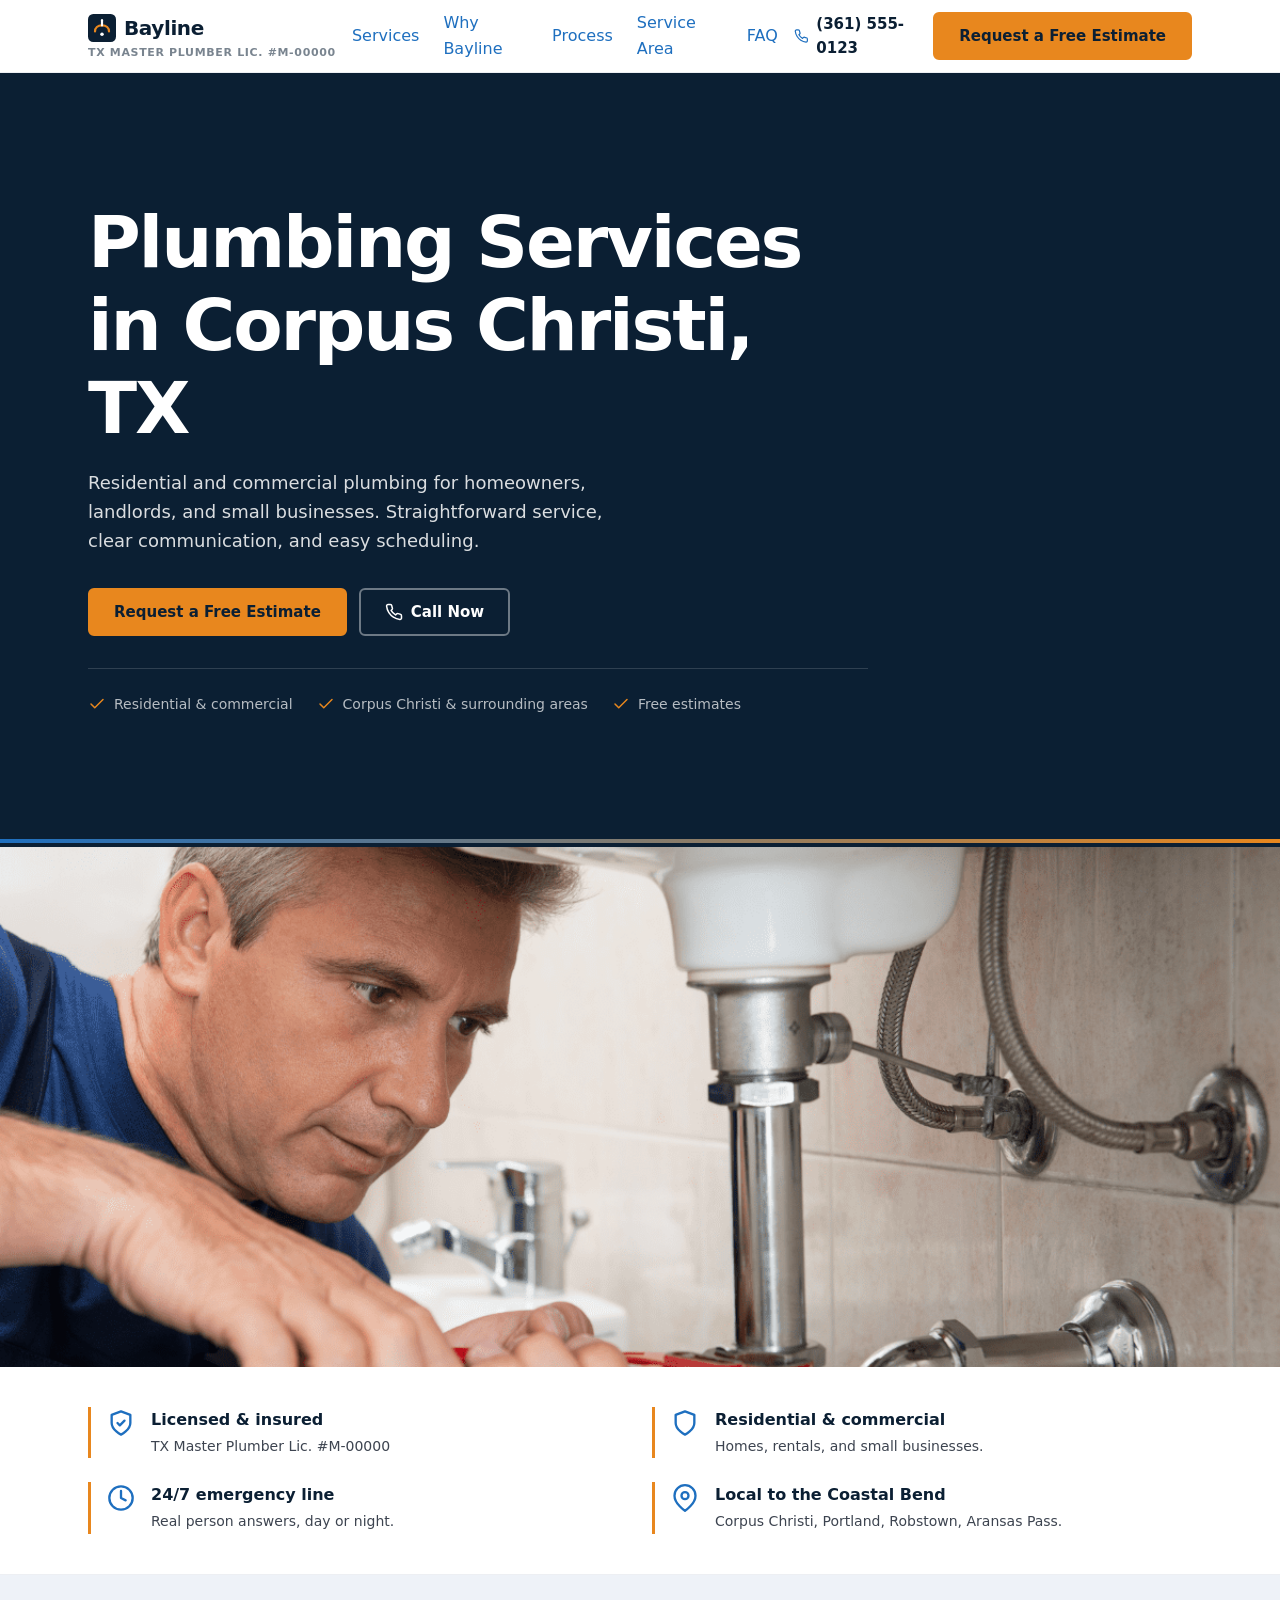
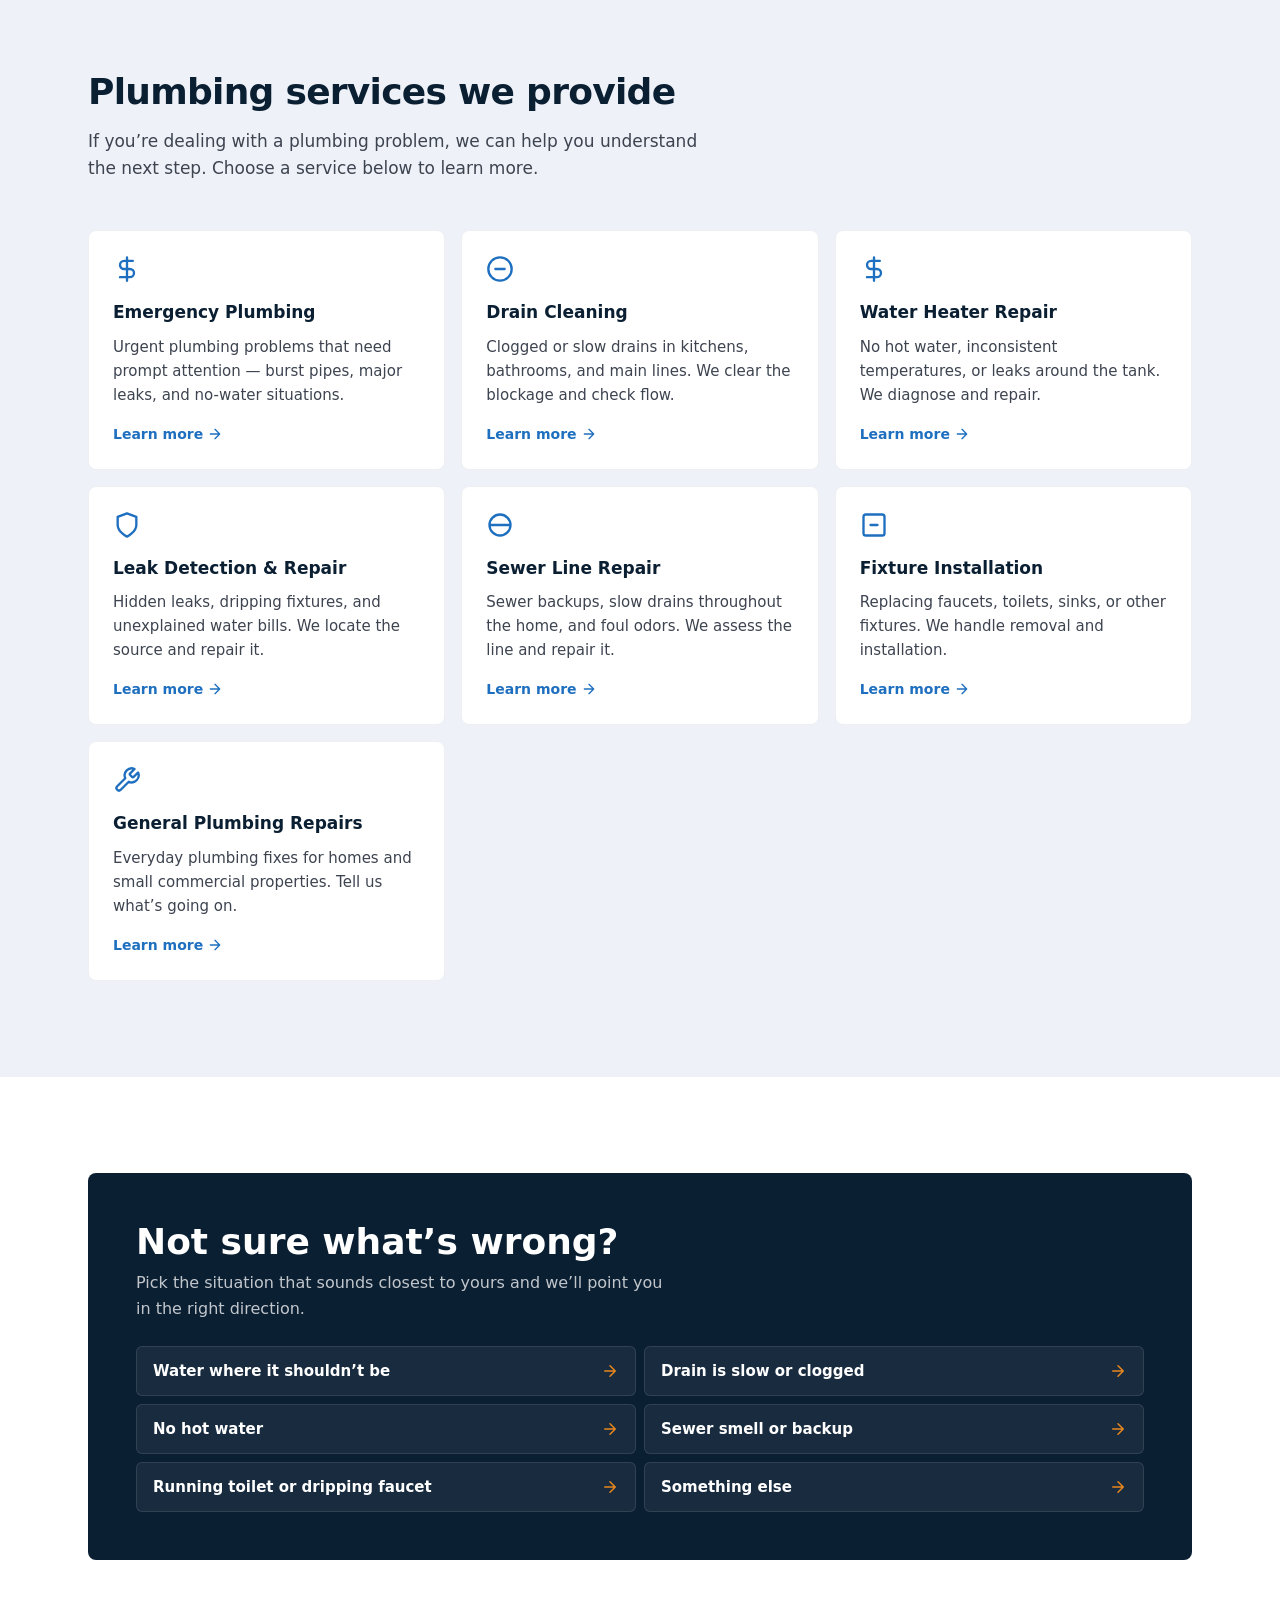
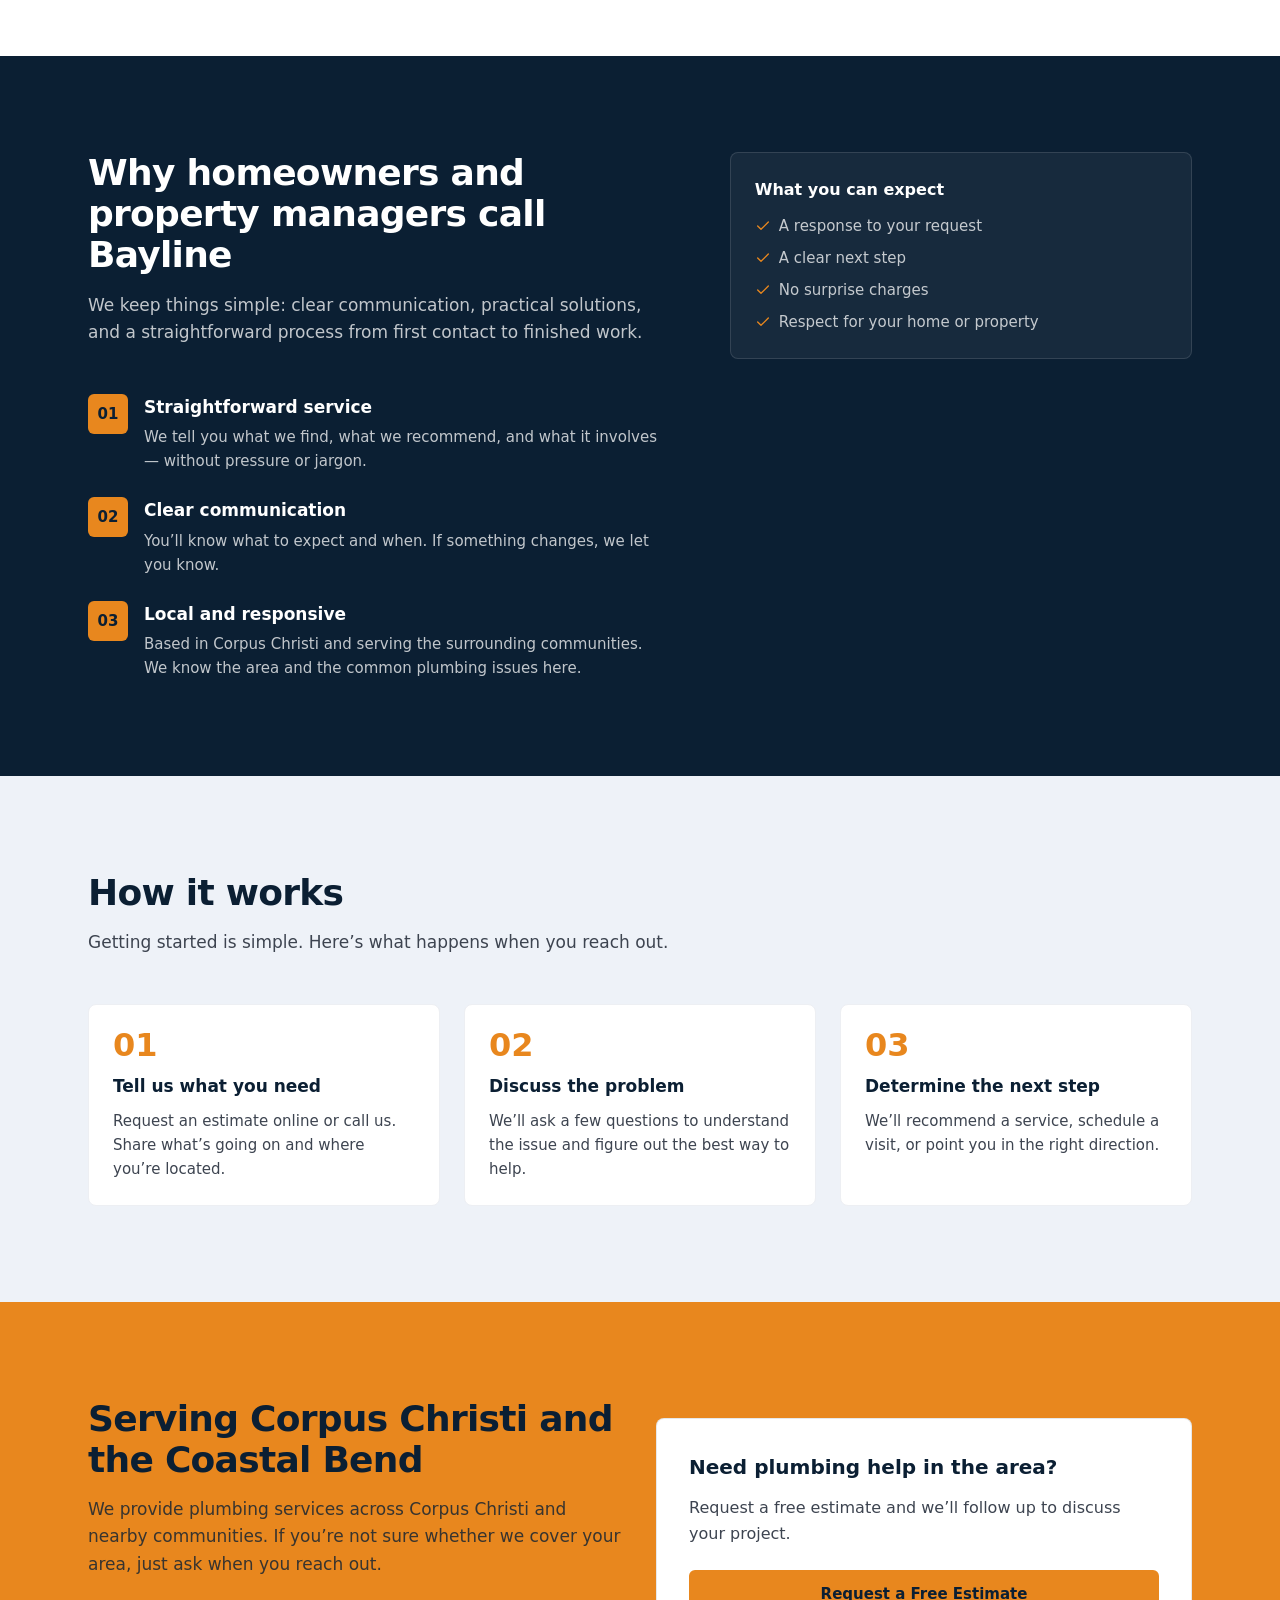
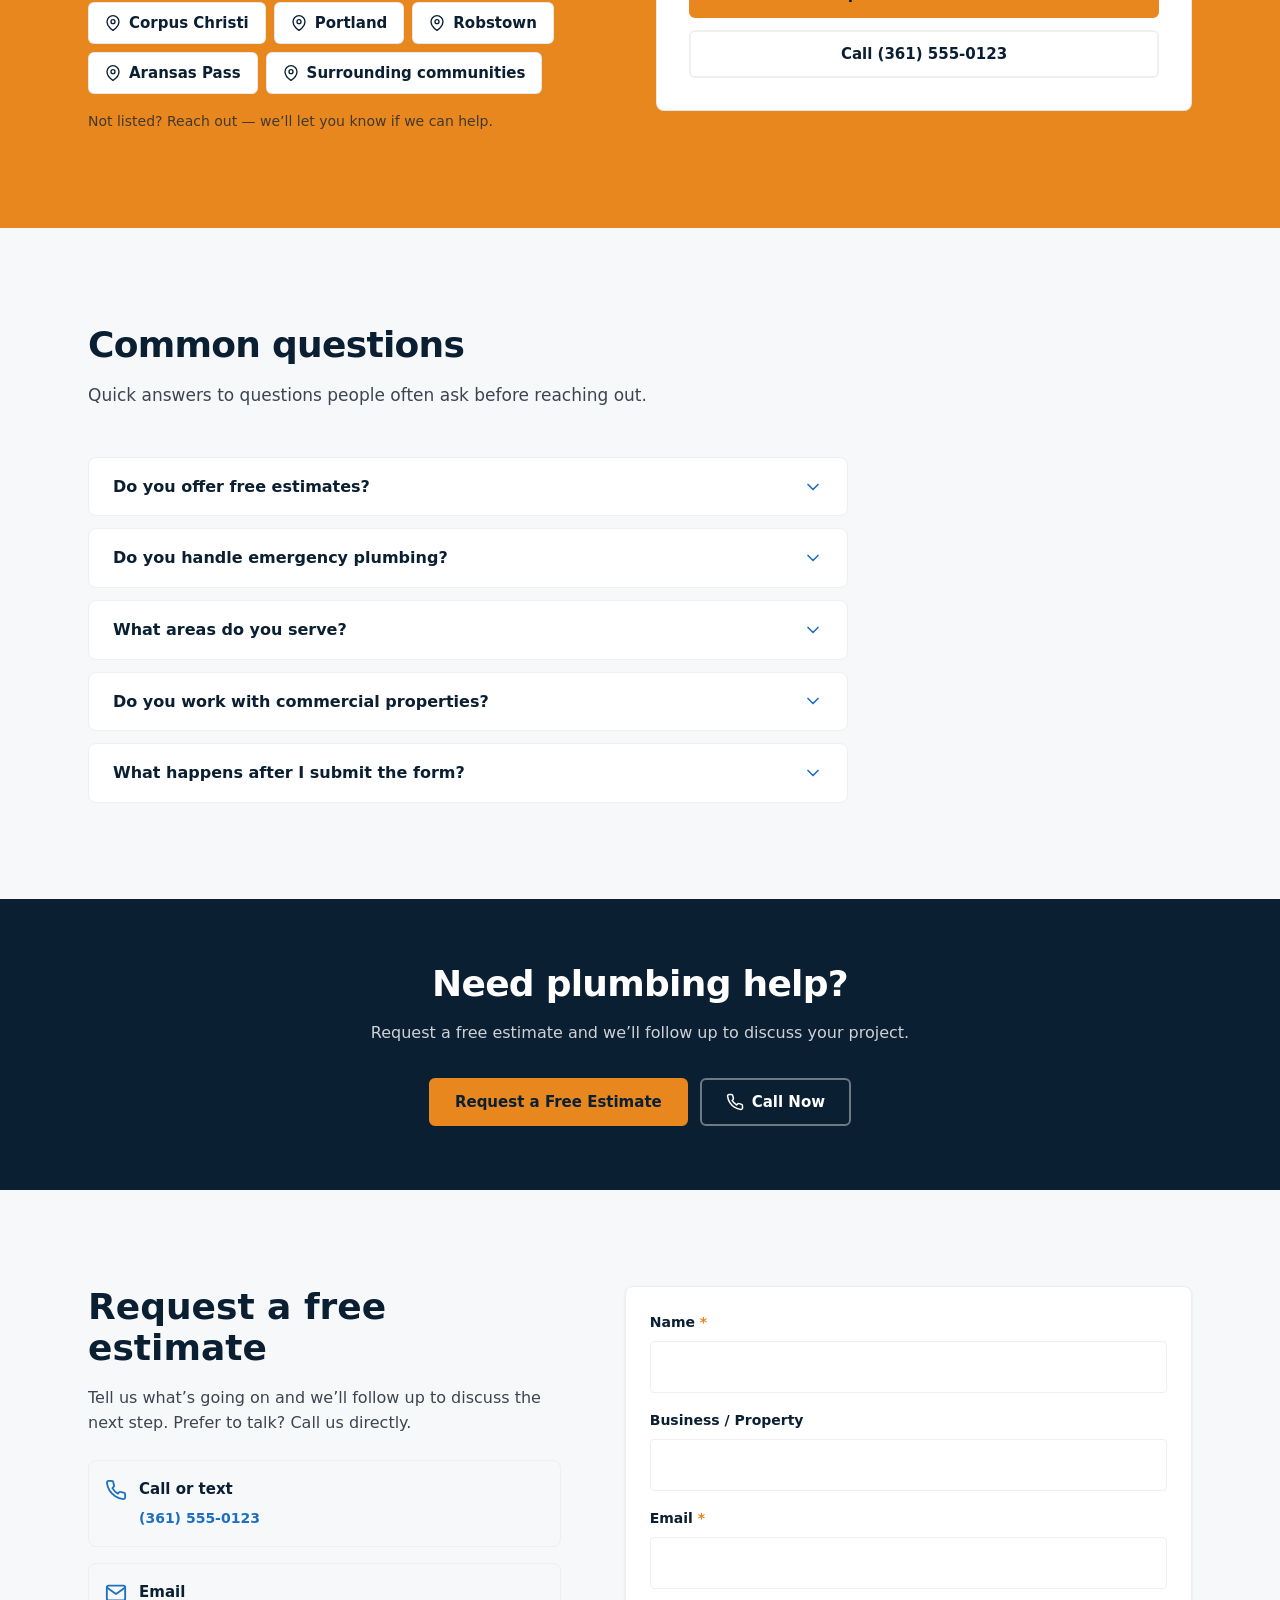
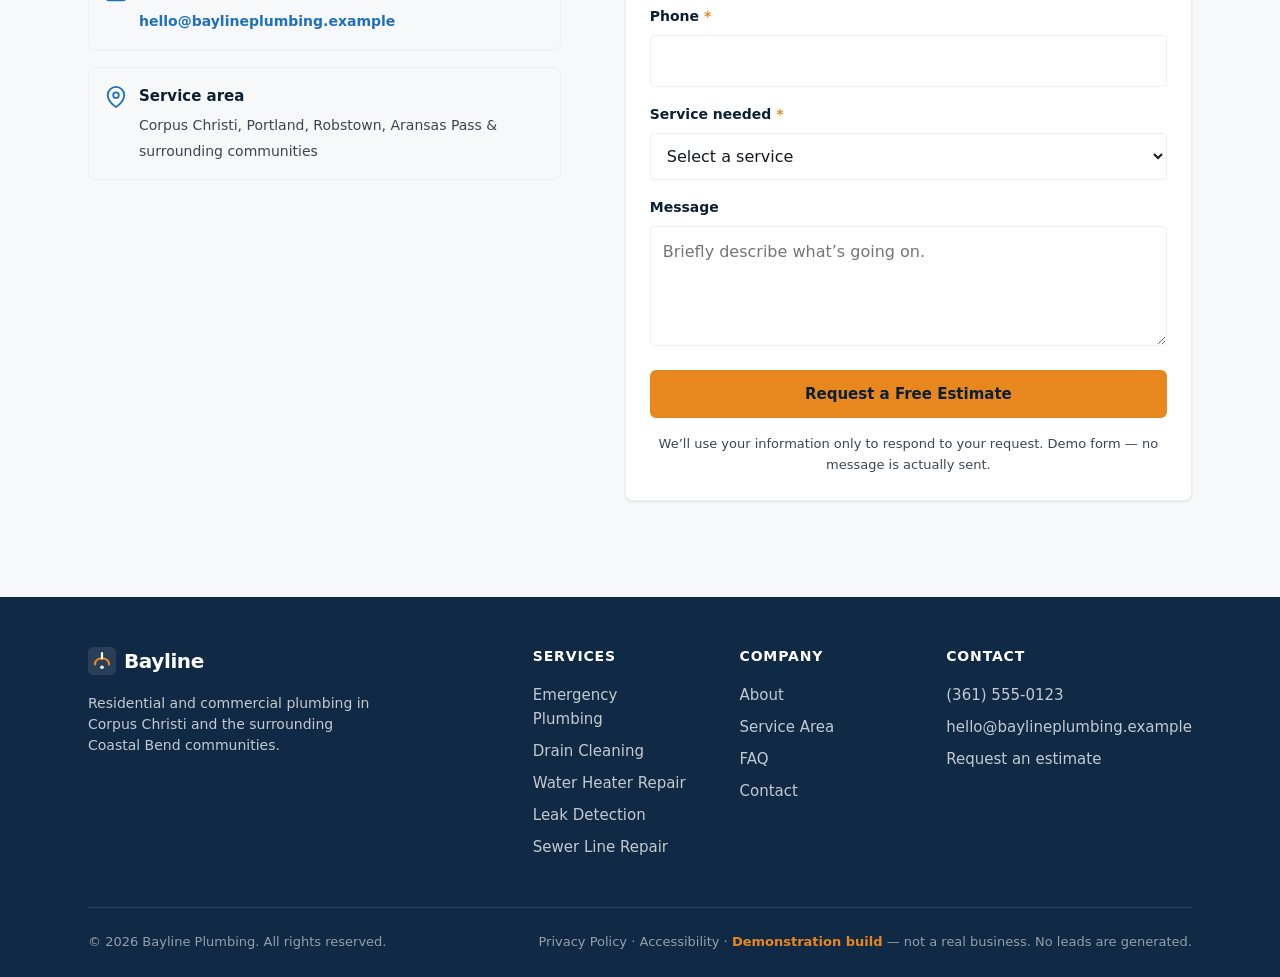
<file: index.html>
<!DOCTYPE html>
<html lang="en">
<head>
  <meta charset="UTF-8">
  <meta name="viewport" content="width=device-width, initial-scale=1.0">
  <title>Bayline Plumbing | Plumbing Services in Corpus Christi, TX</title>
  <meta name="description" content="Residential and commercial plumbing in Corpus Christi, TX. Emergency plumbing, drain cleaning, water heater repair, leak detection, sewer line repair. Request a free estimate.">
  <!-- Open Graph -->
  <meta property="og:title" content="Bayline Plumbing | Plumbing Services in Corpus Christi, TX">
  <meta property="og:description" content="Residential and commercial plumbing in Corpus Christi and surrounding communities. Request a free estimate.">
  <meta property="og:type" content="website">
  <meta property="og:url" content="https://baylineplumbing.example">
  <meta property="og:image" content="https://baylineplumbing.example/og.png">
  <!-- Canonical (demo placeholder) -->
  <link rel="canonical" href="https://baylineplumbing.example/">

  <link rel="stylesheet" href="css/tokens.css">
  <link rel="stylesheet" href="css/base.css">
  <link rel="stylesheet" href="css/components.css">
</head>
<body>
  <a class="skip-link" href="#main">Skip to main content</a>

  <!-- ===== HEADER ===== -->
  <header class="site-header">
    <div class="container header-inner">
      <div class="logo-wrap">
        <a class="logo" href="index.html" aria-label="Bayline Plumbing — Home">
          <svg viewBox="0 0 32 32" fill="none" aria-hidden="true">
            <rect width="32" height="32" rx="6" fill="var(--navy-900)"/>
            <path d="M8 20c0-4 3-7 8-7s8 3 8 7" stroke="var(--amber-500)" stroke-width="2.5" stroke-linecap="round"/>
            <path d="M16 13V7" stroke="var(--white)" stroke-width="2.5" stroke-linecap="round"/>
            <circle cx="16" cy="23" r="2" fill="var(--white)"/>
          </svg>
          Bayline
        </a>
        <span class="license-line">TX Master Plumber Lic. #M-00000</span>
      </div>

      <nav class="primary-nav" aria-label="Primary">
        <a href="services/index.html">Services</a>
        <a href="#why">Why Bayline</a>
        <a href="#process">Process</a>
        <a href="service-areas.html">Service Area</a>
        <a href="#faq">FAQ</a>
      </nav>

      <div class="header-actions">
        <a class="header-phone" href="tel:+13615550123">
          <svg viewBox="0 0 24 24" fill="none" stroke="currentColor" stroke-width="2" stroke-linecap="round" stroke-linejoin="round" aria-hidden="true"><path d="M22 16.92v3a2 2 0 0 1-2.18 2 19.79 19.79 0 0 1-8.63-3.07 19.5 19.5 0 0 1-6-6 19.79 19.79 0 0 1-3.07-8.67A2 2 0 0 1 4.11 2h3a2 2 0 0 1 2 1.72c.127.96.361 1.903.7 2.81a2 2 0 0 1-.45 2.11L8.09 9.91a16 16 0 0 0 6 6l1.27-1.27a2 2 0 0 1 2.11-.45c.907.339 1.85.573 2.81.7A2 2 0 0 1 22 16.92z"/></svg>
          (361) 555-0123
        </a>
        <a class="btn btn--primary header-cta" href="#contact">Request a Free Estimate</a>
        <button class="menu-toggle" type="button" aria-expanded="false" aria-controls="mobile-nav" aria-label="Open menu">
          <svg class="icon-menu" viewBox="0 0 24 24" fill="none" stroke="currentColor" stroke-width="2" stroke-linecap="round" aria-hidden="true"><path d="M3 6h18M3 12h18M3 18h18"/></svg>
          <svg class="icon-close" viewBox="0 0 24 24" fill="none" stroke="currentColor" stroke-width="2" stroke-linecap="round" aria-hidden="true"><path d="M18 6 6 18M6 6l12 12"/></svg>
        </button>
      </div>
    </div>
  </header>

  <!-- Mobile nav -->
  <nav class="mobile-nav" id="mobile-nav" aria-label="Mobile">
    <ul>
      <li><a href="services/index.html">Services</a></li>
      <li><a href="#why">Why Bayline</a></li>
      <li><a href="#process">Process</a></li>
      <li><a href="service-areas.html">Service Area</a></li>
      <li><a href="#faq">FAQ</a></li>
      <li><a href="#contact">Contact</a></li>
    </ul>
    <a class="btn btn--primary btn--block" href="#contact">Request a Free Estimate</a>
  </nav>

  <main id="main">
    <!-- ===== HERO (single-column typographic) ===== -->
    <section class="hero">
      <div class="container hero-grid">
        <div>
          <h1>Plumbing Services in Corpus Christi, TX</h1>
          <p class="hero-sub">Residential and commercial plumbing for homeowners, landlords, and small businesses. Straightforward service, clear communication, and easy scheduling.</p>
          <div class="hero-ctas">
            <a class="btn btn--primary" href="#contact">Request a Free Estimate</a>
            <a class="btn btn--outline" href="tel:+13615550123">
              <svg width="18" height="18" viewBox="0 0 24 24" fill="none" stroke="currentColor" stroke-width="2" stroke-linecap="round" stroke-linejoin="round" aria-hidden="true"><path d="M22 16.92v3a2 2 0 0 1-2.18 2 19.79 19.79 0 0 1-8.63-3.07 19.5 19.5 0 0 1-6-6 19.79 19.79 0 0 1-3.07-8.67A2 2 0 0 1 4.11 2h3a2 2 0 0 1 2 1.72c.127.96.361 1.903.7 2.81a2 2 0 0 1-.45 2.11L8.09 9.91a16 16 0 0 0 6 6l1.27-1.27a2 2 0 0 1 2.11-.45c.907.339 1.85.573 2.81.7A2 2 0 0 1 22 16.92z"/></svg>
              Call Now
            </a>
          </div>
          <div class="hero-trust">
            <span>
              <svg viewBox="0 0 24 24" fill="none" stroke="currentColor" stroke-width="2" stroke-linecap="round" stroke-linejoin="round" aria-hidden="true"><path d="M20 6 9 17l-5-5"/></svg>
              Residential &amp; commercial
            </span>
            <span>
              <svg viewBox="0 0 24 24" fill="none" stroke="currentColor" stroke-width="2" stroke-linecap="round" stroke-linejoin="round" aria-hidden="true"><path d="M20 6 9 17l-5-5"/></svg>
              Corpus Christi &amp; surrounding areas
            </span>
            <span>
              <svg viewBox="0 0 24 24" fill="none" stroke="currentColor" stroke-width="2" stroke-linecap="round" stroke-linejoin="round" aria-hidden="true"><path d="M20 6 9 17l-5-5"/></svg>
              Free estimates
            </span>
          </div>
        </div>
      </div>
    </section>

    <!-- ===== PHOTO BAND ===== -->
    <section class="photo-band" aria-label="Bayline plumber at work">
      <!-- REPLACE: swap this for a real photo when ready -->
      <img
        class="photo-band__img"
        src="images/hero-stock.png"
        alt="Bayline plumber tightening a P-trap under a bathroom sink"
        width="1600"
        height="900"
        loading="eager"
        decoding="async"
      />
    </section>

    <!-- ===== VALUE STRIP ===== -->
    <section class="value-strip">
      <div class="container">
        <ul class="value-list">
          <li class="value-item">
            <svg viewBox="0 0 24 24" fill="none" stroke="currentColor" stroke-width="2" stroke-linecap="round" stroke-linejoin="round" aria-hidden="true"><path d="M12 22s8-4 8-10V5l-8-3-8 3v7c0 6 8 10 8 10z"/><path d="m9 12 2 2 4-4"/></svg>
            <div>
              <strong>Licensed &amp; insured</strong>
              <span>TX Master Plumber Lic. #M-00000</span>
            </div>
          </li>
          <li class="value-item">
            <svg viewBox="0 0 24 24" fill="none" stroke="currentColor" stroke-width="2" stroke-linecap="round" stroke-linejoin="round" aria-hidden="true"><path d="M12 22s8-4 8-10V5l-8-3-8 3v7c0 6 8 10 8 10z"/></svg>
            <div>
              <strong>Residential &amp; commercial</strong>
              <span>Homes, rentals, and small businesses.</span>
            </div>
          </li>
          <li class="value-item">
            <svg viewBox="0 0 24 24" fill="none" stroke="currentColor" stroke-width="2" stroke-linecap="round" stroke-linejoin="round" aria-hidden="true"><circle cx="12" cy="12" r="10"/><path d="M12 6v6l4 2"/></svg>
            <div>
              <strong>24/7 emergency line</strong>
              <span>Real person answers, day or night.</span>
            </div>
          </li>
          <li class="value-item">
            <svg viewBox="0 0 24 24" fill="none" stroke="currentColor" stroke-width="2" stroke-linecap="round" stroke-linejoin="round" aria-hidden="true"><path d="M21 10c0 7-9 13-9 13s-9-6-9-13a9 9 0 0 1 18 0z"/><circle cx="12" cy="10" r="3"/></svg>
            <div>
              <strong>Local to the Coastal Bend</strong>
              <span>Corpus Christi, Portland, Robstown, Aransas Pass.</span>
            </div>
          </li>
        </ul>
      </div>
    </section>

    <!-- ===== SERVICES ===== -->
    <section class="section section--services" id="services" aria-labelledby="services-heading">
      <div class="container">
        <div class="section-header reveal">
          <h2 id="services-heading">Plumbing services we provide</h2>
          <p>If you’re dealing with a plumbing problem, we can help you understand the next step. Choose a service below to learn more.</p>
        </div>
        <div class="services-grid">
          <article class="service-card reveal">
            <svg viewBox="0 0 24 24" fill="none" stroke="currentColor" stroke-width="2" stroke-linecap="round" stroke-linejoin="round" aria-hidden="true"><path d="M12 2v20M17 5H9.5a3.5 3.5 0 0 0 0 7h5a3.5 3.5 0 0 1 0 7H6"/></svg>
            <h3>Emergency Plumbing</h3>
            <p>Urgent plumbing problems that need prompt attention — burst pipes, major leaks, and no-water situations.</p>
            <a class="card-link" href="services/emergency-plumbing.html">Learn more <svg viewBox="0 0 24 24" fill="none" stroke="currentColor" stroke-width="2" stroke-linecap="round" stroke-linejoin="round" aria-hidden="true"><path d="M5 12h14M12 5l7 7-7 7"/></svg></a>
          </article>
          <article class="service-card reveal">
            <svg viewBox="0 0 24 24" fill="none" stroke="currentColor" stroke-width="2" stroke-linecap="round" stroke-linejoin="round" aria-hidden="true"><circle cx="12" cy="12" r="10"/><path d="M8 12h8"/></svg>
            <h3>Drain Cleaning</h3>
            <p>Clogged or slow drains in kitchens, bathrooms, and main lines. We clear the blockage and check flow.</p>
            <a class="card-link" href="services/drain-cleaning.html">Learn more <svg viewBox="0 0 24 24" fill="none" stroke="currentColor" stroke-width="2" stroke-linecap="round" stroke-linejoin="round" aria-hidden="true"><path d="M5 12h14M12 5l7 7-7 7"/></svg></a>
          </article>
          <article class="service-card reveal">
            <svg viewBox="0 0 24 24" fill="none" stroke="currentColor" stroke-width="2" stroke-linecap="round" stroke-linejoin="round" aria-hidden="true"><path d="M12 2v20M17 5H9.5a3.5 3.5 0 0 0 0 7h5a3.5 3.5 0 0 1 0 7H6"/></svg>
            <h3>Water Heater Repair</h3>
            <p>No hot water, inconsistent temperatures, or leaks around the tank. We diagnose and repair.</p>
            <a class="card-link" href="services/water-heater-repair.html">Learn more <svg viewBox="0 0 24 24" fill="none" stroke="currentColor" stroke-width="2" stroke-linecap="round" stroke-linejoin="round" aria-hidden="true"><path d="M5 12h14M12 5l7 7-7 7"/></svg></a>
          </article>
          <article class="service-card reveal">
            <svg viewBox="0 0 24 24" fill="none" stroke="currentColor" stroke-width="2" stroke-linecap="round" stroke-linejoin="round" aria-hidden="true"><path d="M12 22s8-4 8-10V5l-8-3-8 3v7c0 6 8 10 8 10z"/></svg>
            <h3>Leak Detection &amp; Repair</h3>
            <p>Hidden leaks, dripping fixtures, and unexplained water bills. We locate the source and repair it.</p>
            <a class="card-link" href="services/leak-detection.html">Learn more <svg viewBox="0 0 24 24" fill="none" stroke="currentColor" stroke-width="2" stroke-linecap="round" stroke-linejoin="round" aria-hidden="true"><path d="M5 12h14M12 5l7 7-7 7"/></svg></a>
          </article>
          <article class="service-card reveal">
            <svg viewBox="0 0 24 24" fill="none" stroke="currentColor" stroke-width="2" stroke-linecap="round" stroke-linejoin="round" aria-hidden="true"><path d="M3 12h18M3 12a9 9 0 0 1 18 0M3 12a9 9 0 0 0 18 0"/></svg>
            <h3>Sewer Line Repair</h3>
            <p>Sewer backups, slow drains throughout the home, and foul odors. We assess the line and repair it.</p>
            <a class="card-link" href="services/sewer-line-repair.html">Learn more <svg viewBox="0 0 24 24" fill="none" stroke="currentColor" stroke-width="2" stroke-linecap="round" stroke-linejoin="round" aria-hidden="true"><path d="M5 12h14M12 5l7 7-7 7"/></svg></a>
          </article>
          <article class="service-card reveal">
            <svg viewBox="0 0 24 24" fill="none" stroke="currentColor" stroke-width="2" stroke-linecap="round" stroke-linejoin="round" aria-hidden="true"><rect x="3" y="3" width="18" height="18" rx="2"/><path d="M9 12h6"/></svg>
            <h3>Fixture Installation</h3>
            <p>Replacing faucets, toilets, sinks, or other fixtures. We handle removal and installation.</p>
            <a class="card-link" href="services/fixture-installation.html">Learn more <svg viewBox="0 0 24 24" fill="none" stroke="currentColor" stroke-width="2" stroke-linecap="round" stroke-linejoin="round" aria-hidden="true"><path d="M5 12h14M12 5l7 7-7 7"/></svg></a>
          </article>
          <article class="service-card reveal">
            <svg viewBox="0 0 24 24" fill="none" stroke="currentColor" stroke-width="2" stroke-linecap="round" stroke-linejoin="round" aria-hidden="true"><path d="M14.7 6.3a1 1 0 0 0 0 1.4l1.6 1.6a1 1 0 0 0 1.4 0l3.77-3.77a6 6 0 0 1-7.94 7.94l-6.91 6.91a2.12 2.12 0 0 1-3-3l6.91-6.91a6 6 0 0 1 7.94-7.94l-3.76 3.76z"/></svg>
            <h3>General Plumbing Repairs</h3>
            <p>Everyday plumbing fixes for homes and small commercial properties. Tell us what’s going on.</p>
            <a class="card-link" href="services/general-plumbing-repairs.html">Learn more <svg viewBox="0 0 24 24" fill="none" stroke="currentColor" stroke-width="2" stroke-linecap="round" stroke-linejoin="round" aria-hidden="true"><path d="M5 12h14M12 5l7 7-7 7"/></svg></a>
          </article>
        </div>
      </div>
    </section>

    <!-- ===== PROBLEM SELECTOR ===== -->
    <section class="section" aria-labelledby="problem-heading">
      <div class="container">
        <div class="problem-selector reveal">
          <h2 id="problem-heading">Not sure what’s wrong?</h2>
          <p>Pick the situation that sounds closest to yours and we’ll point you in the right direction.</p>
          <div class="problem-options">
            <a class="problem-option" href="services/leak-detection.html">Water where it shouldn’t be <svg viewBox="0 0 24 24" fill="none" stroke="currentColor" stroke-width="2" stroke-linecap="round" stroke-linejoin="round" aria-hidden="true"><path d="M5 12h14M12 5l7 7-7 7"/></svg></a>
            <a class="problem-option" href="services/drain-cleaning.html">Drain is slow or clogged <svg viewBox="0 0 24 24" fill="none" stroke="currentColor" stroke-width="2" stroke-linecap="round" stroke-linejoin="round" aria-hidden="true"><path d="M5 12h14M12 5l7 7-7 7"/></svg></a>
            <a class="problem-option" href="services/water-heater-repair.html">No hot water <svg viewBox="0 0 24 24" fill="none" stroke="currentColor" stroke-width="2" stroke-linecap="round" stroke-linejoin="round" aria-hidden="true"><path d="M5 12h14M12 5l7 7-7 7"/></svg></a>
            <a class="problem-option" href="services/sewer-line-repair.html">Sewer smell or backup <svg viewBox="0 0 24 24" fill="none" stroke="currentColor" stroke-width="2" stroke-linecap="round" stroke-linejoin="round" aria-hidden="true"><path d="M5 12h14M12 5l7 7-7 7"/></svg></a>
            <a class="problem-option" href="services/fixture-installation.html">Running toilet or dripping faucet <svg viewBox="0 0 24 24" fill="none" stroke="currentColor" stroke-width="2" stroke-linecap="round" stroke-linejoin="round" aria-hidden="true"><path d="M5 12h14M12 5l7 7-7 7"/></svg></a>
            <a class="problem-option" href="services/general-plumbing-repairs.html">Something else <svg viewBox="0 0 24 24" fill="none" stroke="currentColor" stroke-width="2" stroke-linecap="round" stroke-linejoin="round" aria-hidden="true"><path d="M5 12h14M12 5l7 7-7 7"/></svg></a>
          </div>
        </div>
      </div>
    </section>

    <!-- ===== WHY BAYLINE (SOLID NAVY) ===== -->
    <section class="section section--why" id="why" aria-labelledby="why-heading">
      <div class="container">
        <div class="why-grid">
          <div>
            <div class="section-header reveal">
              <h2 id="why-heading">Why homeowners and property managers call Bayline</h2>
              <p>We keep things simple: clear communication, practical solutions, and a straightforward process from first contact to finished work.</p>
            </div>
            <div class="why-points">
              <div class="why-point reveal">
                <div class="num" aria-hidden="true">01</div>
                <div>
                  <h3>Straightforward service</h3>
                  <p>We tell you what we find, what we recommend, and what it involves — without pressure or jargon.</p>
                </div>
              </div>
              <div class="why-point reveal">
                <div class="num" aria-hidden="true">02</div>
                <div>
                  <h3>Clear communication</h3>
                  <p>You’ll know what to expect and when. If something changes, we let you know.</p>
                </div>
              </div>
              <div class="why-point reveal">
                <div class="num" aria-hidden="true">03</div>
                <div>
                  <h3>Local and responsive</h3>
                  <p>Based in Corpus Christi and serving the surrounding communities. We know the area and the common plumbing issues here.</p>
                </div>
              </div>
            </div>
          </div>
          <aside class="why-aside reveal">
            <h3>What you can expect</h3>
            <ul>
              <li><svg viewBox="0 0 24 24" fill="none" stroke="currentColor" stroke-width="2" stroke-linecap="round" stroke-linejoin="round" aria-hidden="true"><path d="M20 6 9 17l-5-5"/></svg> A response to your request</li>
              <li><svg viewBox="0 0 24 24" fill="none" stroke="currentColor" stroke-width="2" stroke-linecap="round" stroke-linejoin="round" aria-hidden="true"><path d="M20 6 9 17l-5-5"/></svg> A clear next step</li>
              <li><svg viewBox="0 0 24 24" fill="none" stroke="currentColor" stroke-width="2" stroke-linecap="round" stroke-linejoin="round" aria-hidden="true"><path d="M20 6 9 17l-5-5"/></svg> No surprise charges</li>
              <li><svg viewBox="0 0 24 24" fill="none" stroke="currentColor" stroke-width="2" stroke-linecap="round" stroke-linejoin="round" aria-hidden="true"><path d="M20 6 9 17l-5-5"/></svg> Respect for your home or property</li>
            </ul>
          </aside>
        </div>
      </div>
    </section>

    <!-- ===== PROCESS ===== -->
    <section class="section section--process" id="process" aria-labelledby="process-heading">
      <div class="container">
        <div class="section-header reveal">
          <h2 id="process-heading">How it works</h2>
          <p>Getting started is simple. Here’s what happens when you reach out.</p>
        </div>
        <div class="process-steps">
          <div class="process-step reveal">
            <h3>Tell us what you need</h3>
            <p>Request an estimate online or call us. Share what’s going on and where you’re located.</p>
          </div>
          <div class="process-step reveal">
            <h3>Discuss the problem</h3>
            <p>We’ll ask a few questions to understand the issue and figure out the best way to help.</p>
          </div>
          <div class="process-step reveal">
            <h3>Determine the next step</h3>
            <p>We’ll recommend a service, schedule a visit, or point you in the right direction.</p>
          </div>
        </div>
      </div>
    </section>

    <!-- ===== SERVICE AREA (SOLID AMBER) ===== -->
    <section class="section section--areas" id="areas" aria-labelledby="areas-heading">
      <div class="container">
        <div class="area-content">
          <div class="reveal">
            <div class="section-header" style="margin-bottom: var(--sp-6);">
              <h2 id="areas-heading">Serving Corpus Christi and the Coastal Bend</h2>
              <p>We provide plumbing services across Corpus Christi and nearby communities. If you’re not sure whether we cover your area, just ask when you reach out.</p>
            </div>
            <ul class="area-list">
              <li class="area-tag"><svg viewBox="0 0 24 24" fill="none" stroke="currentColor" stroke-width="2" stroke-linecap="round" stroke-linejoin="round" aria-hidden="true"><path d="M21 10c0 7-9 13-9 13s-9-6-9-13a9 9 0 0 1 18 0z"/><circle cx="12" cy="10" r="3"/></svg> Corpus Christi</li>
              <li class="area-tag"><svg viewBox="0 0 24 24" fill="none" stroke="currentColor" stroke-width="2" stroke-linecap="round" stroke-linejoin="round" aria-hidden="true"><path d="M21 10c0 7-9 13-9 13s-9-6-9-13a9 9 0 0 1 18 0z"/><circle cx="12" cy="10" r="3"/></svg> Portland</li>
              <li class="area-tag"><svg viewBox="0 0 24 24" fill="none" stroke="currentColor" stroke-width="2" stroke-linecap="round" stroke-linejoin="round" aria-hidden="true"><path d="M21 10c0 7-9 13-9 13s-9-6-9-13a9 9 0 0 1 18 0z"/><circle cx="12" cy="10" r="3"/></svg> Robstown</li>
              <li class="area-tag"><svg viewBox="0 0 24 24" fill="none" stroke="currentColor" stroke-width="2" stroke-linecap="round" stroke-linejoin="round" aria-hidden="true"><path d="M21 10c0 7-9 13-9 13s-9-6-9-13a9 9 0 0 1 18 0z"/><circle cx="12" cy="10" r="3"/></svg> Aransas Pass</li>
              <li class="area-tag"><svg viewBox="0 0 24 24" fill="none" stroke="currentColor" stroke-width="2" stroke-linecap="round" stroke-linejoin="round" aria-hidden="true"><path d="M21 10c0 7-9 13-9 13s-9-6-9-13a9 9 0 0 1 18 0z"/><circle cx="12" cy="10" r="3"/></svg> Surrounding communities</li>
            </ul>
            <p class="area-note">Not listed? Reach out — we’ll let you know if we can help.</p>
          </div>
          <div class="area-cta-card reveal">
            <h3>Need plumbing help in the area?</h3>
            <p>Request a free estimate and we’ll follow up to discuss your project.</p>
            <a class="btn btn--primary btn--block" href="#contact">Request a Free Estimate</a>
            <a class="btn btn--outline-dark btn--block" href="tel:+13615550123" style="margin-top: var(--sp-3);">Call (361) 555-0123</a>
          </div>
        </div>
      </div>
    </section>

    <!-- ===== FAQ ===== -->
    <section class="section section--faq" id="faq" aria-labelledby="faq-heading">
      <div class="container">
        <div class="section-header reveal">
          <h2 id="faq-heading">Common questions</h2>
          <p>Quick answers to questions people often ask before reaching out.</p>
        </div>
        <div class="faq-list">
          <div class="faq-item reveal">
            <button class="faq-question" type="button" aria-expanded="false" aria-controls="faq-1">
              Do you offer free estimates?
              <svg viewBox="0 0 24 24" fill="none" stroke="currentColor" stroke-width="2" stroke-linecap="round" stroke-linejoin="round" aria-hidden="true"><path d="m6 9 6 6 6-6"/></svg>
            </button>
            <div class="faq-answer" id="faq-1" hidden>
              <p>Yes. You can request a free estimate using the form on this page or by calling. We’ll follow up to discuss your situation and the next step.</p>
            </div>
          </div>
          <div class="faq-item reveal">
            <button class="faq-question" type="button" aria-expanded="false" aria-controls="faq-2">
              Do you handle emergency plumbing?
              <svg viewBox="0 0 24 24" fill="none" stroke="currentColor" stroke-width="2" stroke-linecap="round" stroke-linejoin="round" aria-hidden="true"><path d="m6 9 6 6 6-6"/></svg>
            </button>
            <div class="faq-answer" id="faq-2" hidden>
              <p>Yes. We handle urgent plumbing problems such as burst pipes, major leaks, and no-water situations. Call us directly for the fastest response.</p>
            </div>
          </div>
          <div class="faq-item reveal">
            <button class="faq-question" type="button" aria-expanded="false" aria-controls="faq-3">
              What areas do you serve?
              <svg viewBox="0 0 24 24" fill="none" stroke="currentColor" stroke-width="2" stroke-linecap="round" stroke-linejoin="round" aria-hidden="true"><path d="m6 9 6 6 6-6"/></svg>
            </button>
            <div class="faq-answer" id="faq-3" hidden>
              <p>We serve Corpus Christi, Portland, Robstown, Aransas Pass, and surrounding communities. If you’re not sure whether we cover your location, ask when you reach out.</p>
            </div>
          </div>
          <div class="faq-item reveal">
            <button class="faq-question" type="button" aria-expanded="false" aria-controls="faq-4">
              Do you work with commercial properties?
              <svg viewBox="0 0 24 24" fill="none" stroke="currentColor" stroke-width="2" stroke-linecap="round" stroke-linejoin="round" aria-hidden="true"><path d="m6 9 6 6 6-6"/></svg>
            </button>
            <div class="faq-answer" id="faq-4" hidden>
              <p>Yes. We work with small businesses, property managers, and commercial property owners on plumbing repairs and maintenance.</p>
            </div>
          </div>
          <div class="faq-item reveal">
            <button class="faq-question" type="button" aria-expanded="false" aria-controls="faq-5">
              What happens after I submit the form?
              <svg viewBox="0 0 24 24" fill="none" stroke="currentColor" stroke-width="2" stroke-linecap="round" stroke-linejoin="round" aria-hidden="true"><path d="m6 9 6 6 6-6"/></svg>
            </button>
            <div class="faq-answer" id="faq-5" hidden>
              <p>We’ll review your request and follow up to discuss the problem, ask any clarifying questions, and determine the best next step — whether that’s scheduling a visit or providing an estimate.</p>
            </div>
          </div>
        </div>
      </div>
    </section>

    <!-- ===== FINAL CTA ===== -->
    <section class="final-cta">
      <div class="container">
        <h2>Need plumbing help?</h2>
        <p>Request a free estimate and we’ll follow up to discuss your project.</p>
        <div class="hero-ctas">
          <a class="btn btn--primary" href="#contact">Request a Free Estimate</a>
          <a class="btn btn--outline" href="tel:+13615550123">
            <svg width="18" height="18" viewBox="0 0 24 24" fill="none" stroke="currentColor" stroke-width="2" stroke-linecap="round" stroke-linejoin="round" aria-hidden="true"><path d="M22 16.92v3a2 2 0 0 1-2.18 2 19.79 19.79 0 0 1-8.63-3.07 19.5 19.5 0 0 1-6-6 19.79 19.79 0 0 1-3.07-8.67A2 2 0 0 1 4.11 2h3a2 2 0 0 1 2 1.72c.127.96.361 1.903.7 2.81a2 2 0 0 1-.45 2.11L8.09 9.91a16 16 0 0 0 6 6l1.27-1.27a2 2 0 0 1 2.11-.45c.907.339 1.85.573 2.81.7A2 2 0 0 1 22 16.92z"/></svg>
            Call Now
          </a>
        </div>
      </div>
    </section>

    <!-- ===== CONTACT ===== -->
    <section class="section section--light" id="contact" aria-labelledby="contact-heading">
      <div class="container">
        <div class="contact-grid">
          <div class="contact-info reveal">
            <h2 id="contact-heading">Request a free estimate</h2>
            <p>Tell us what’s going on and we’ll follow up to discuss the next step. Prefer to talk? Call us directly.</p>
            <div class="contact-methods">
              <div class="contact-method">
                <svg viewBox="0 0 24 24" fill="none" stroke="currentColor" stroke-width="2" stroke-linecap="round" stroke-linejoin="round" aria-hidden="true"><path d="M22 16.92v3a2 2 0 0 1-2.18 2 19.79 19.79 0 0 1-8.63-3.07 19.5 19.5 0 0 1-6-6 19.79 19.79 0 0 1-3.07-8.67A2 2 0 0 1 4.11 2h3a2 2 0 0 1 2 1.72c.127.96.361 1.903.7 2.81a2 2 0 0 1-.45 2.11L8.09 9.91a16 16 0 0 0 6 6l1.27-1.27a2 2 0 0 1 2.11-.45c.907.339 1.85.573 2.81.7A2 2 0 0 1 22 16.92z"/></svg>
                <div>
                  <strong>Call or text</strong>
                  <a href="tel:+13615550123">(361) 555-0123</a>
                </div>
              </div>
              <div class="contact-method">
                <svg viewBox="0 0 24 24" fill="none" stroke="currentColor" stroke-width="2" stroke-linecap="round" stroke-linejoin="round" aria-hidden="true"><path d="M4 4h16c1.1 0 2 .9 2 2v12c0 1.1-.9 2-2 2H4c-1.1 0-2-.9-2-2V6c0-1.1.9-2 2-2z"/><path d="m22 6-10 7L2 6"/></svg>
                <div>
                  <strong>Email</strong>
                  <a href="mailto:hello@baylineplumbing.example">hello@baylineplumbing.example</a>
                </div>
              </div>
              <div class="contact-method">
                <svg viewBox="0 0 24 24" fill="none" stroke="currentColor" stroke-width="2" stroke-linecap="round" stroke-linejoin="round" aria-hidden="true"><path d="M21 10c0 7-9 13-9 13s-9-6-9-13a9 9 0 0 1 18 0z"/><circle cx="12" cy="10" r="3"/></svg>
                <div>
                  <strong>Service area</strong>
                  <span>Corpus Christi, Portland, Robstown, Aransas Pass &amp; surrounding communities</span>
                </div>
              </div>
            </div>
          </div>

          <div class="form-card reveal">
            <form id="estimate-form" novalidate>
              <div class="form-group">
                <label for="name">Name <span class="required" aria-hidden="true">*</span></label>
                <input type="text" id="name" name="name" autocomplete="name" required aria-required="true">
                <p class="error-message" role="alert">Please enter your name.</p>
              </div>
              <div class="form-group">
                <label for="business">Business / Property</label>
                <input type="text" id="business" name="business" autocomplete="organization">
              </div>
              <div class="form-group">
                <label for="email">Email <span class="required" aria-hidden="true">*</span></label>
                <input type="email" id="email" name="email" autocomplete="email" required aria-required="true">
                <p class="error-message" role="alert">Please enter a valid email address.</p>
              </div>
              <div class="form-group">
                <label for="phone">Phone <span class="required" aria-hidden="true">*</span></label>
                <input type="tel" id="phone" name="phone" autocomplete="tel" required aria-required="true">
                <p class="error-message" role="alert">Please enter your phone number.</p>
              </div>
              <div class="form-group">
                <label for="service">Service needed <span class="required" aria-hidden="true">*</span></label>
                <select id="service" name="service" required aria-required="true">
                  <option value="">Select a service</option>
                  <option value="emergency">Emergency Plumbing</option>
                  <option value="drain">Drain Cleaning</option>
                  <option value="water-heater">Water Heater Repair</option>
                  <option value="leak">Leak Detection &amp; Repair</option>
                  <option value="sewer">Sewer Line Repair</option>
                  <option value="fixture">Fixture Installation</option>
                  <option value="general">General Plumbing Repairs</option>
                  <option value="other">Something else</option>
                </select>
                <p class="error-message" role="alert">Please select a service.</p>
              </div>
              <div class="form-group">
                <label for="message">Message</label>
                <textarea id="message" name="message" placeholder="Briefly describe what’s going on."></textarea>
              </div>
              <button class="btn btn--primary btn--block" type="submit">Request a Free Estimate</button>
              <p class="form-note">We’ll use your information only to respond to your request. Demo form — no message is actually sent.</p>
            </form>

            <div class="form-success" id="form-success" role="status" aria-live="polite">
              <h3>Thank you — your request has been received.</h3>
              <p>This is a demonstration form. In a live site, a team member would follow up using the contact information you provided.</p>
            </div>
          </div>
        </div>
      </div>
    </section>
  </main>

  <!-- ===== FOOTER ===== -->
  <footer class="site-footer">
    <div class="container">
      <div class="footer-grid">
        <div class="footer-brand">
          <a class="logo" href="index.html" aria-label="Bayline Plumbing — Home">
            <svg viewBox="0 0 32 32" fill="none" aria-hidden="true" style="width: 28px; height: 28px;">
              <rect width="32" height="32" rx="6" fill="var(--white)" opacity="0.1"/>
              <path d="M8 20c0-4 3-7 8-7s8 3 8 7" stroke="var(--amber-500)" stroke-width="2.5" stroke-linecap="round"/>
              <path d="M16 13V7" stroke="var(--white)" stroke-width="2.5" stroke-linecap="round"/>
              <circle cx="16" cy="23" r="2" fill="var(--white)"/>
            </svg>
            Bayline
          </a>
          <p>Residential and commercial plumbing in Corpus Christi and the surrounding Coastal Bend communities.</p>
        </div>
        <div class="footer-col">
          <h3>Services</h3>
          <ul>
            <li><a href="services/emergency-plumbing.html">Emergency Plumbing</a></li>
            <li><a href="services/drain-cleaning.html">Drain Cleaning</a></li>
            <li><a href="services/water-heater-repair.html">Water Heater Repair</a></li>
            <li><a href="services/leak-detection.html">Leak Detection</a></li>
            <li><a href="services/sewer-line-repair.html">Sewer Line Repair</a></li>
          </ul>
        </div>
        <div class="footer-col">
          <h3>Company</h3>
          <ul>
            <li><a href="about.html">About</a></li>
            <li><a href="service-areas.html">Service Area</a></li>
            <li><a href="#faq">FAQ</a></li>
            <li><a href="#contact">Contact</a></li>
          </ul>
        </div>
        <div class="footer-col">
          <h3>Contact</h3>
          <ul>
            <li><a href="tel:+13615550123">(361) 555-0123</a></li>
            <li><a href="mailto:hello@baylineplumbing.example">hello@baylineplumbing.example</a></li>
            <li><a href="#contact">Request an estimate</a></li>
          </ul>
        </div>
      </div>
      <div class="footer-bottom">
        <p>© <span id="year"></span> Bayline Plumbing. All rights reserved.</p>
        <p>
          <a href="privacy-policy.html" style="color: inherit;">Privacy Policy</a>
          ·
          <a href="accessibility.html" style="color: inherit;">Accessibility</a>
          ·
          <span class="demo-note">Demonstration build</span> — not a real business. No leads are generated.
        </p>
      </div>
    </div>
  </footer>

  <!-- ===== STICKY MOBILE CTA ===== -->
  <div class="sticky-cta" role="region" aria-label="Quick contact">
    <a class="btn btn--outline-dark" href="tel:+13615550123">
      <svg width="16" height="16" viewBox="0 0 24 24" fill="none" stroke="currentColor" stroke-width="2" stroke-linecap="round" stroke-linejoin="round" aria-hidden="true"><path d="M22 16.92v3a2 2 0 0 1-2.18 2 19.79 19.79 0 0 1-8.63-3.07 19.5 19.5 0 0 1-6-6 19.79 19.79 0 0 1-3.07-8.67A2 2 0 0 1 4.11 2h3a2 2 0 0 1 2 1.72c.127.96.361 1.903.7 2.81a2 2 0 0 1-.45 2.11L8.09 9.91a16 16 0 0 0 6 6l1.27-1.27a2 2 0 0 1 2.11-.45c.907.339 1.85.573 2.81.7A2 2 0 0 1 22 16.92z"/></svg>
      Call Now
    </a>
    <a class="btn btn--primary" href="#contact">Request Estimate</a>
  </div>

  <script src="js/main.js" defer></script>
</body>
</html>
</file>
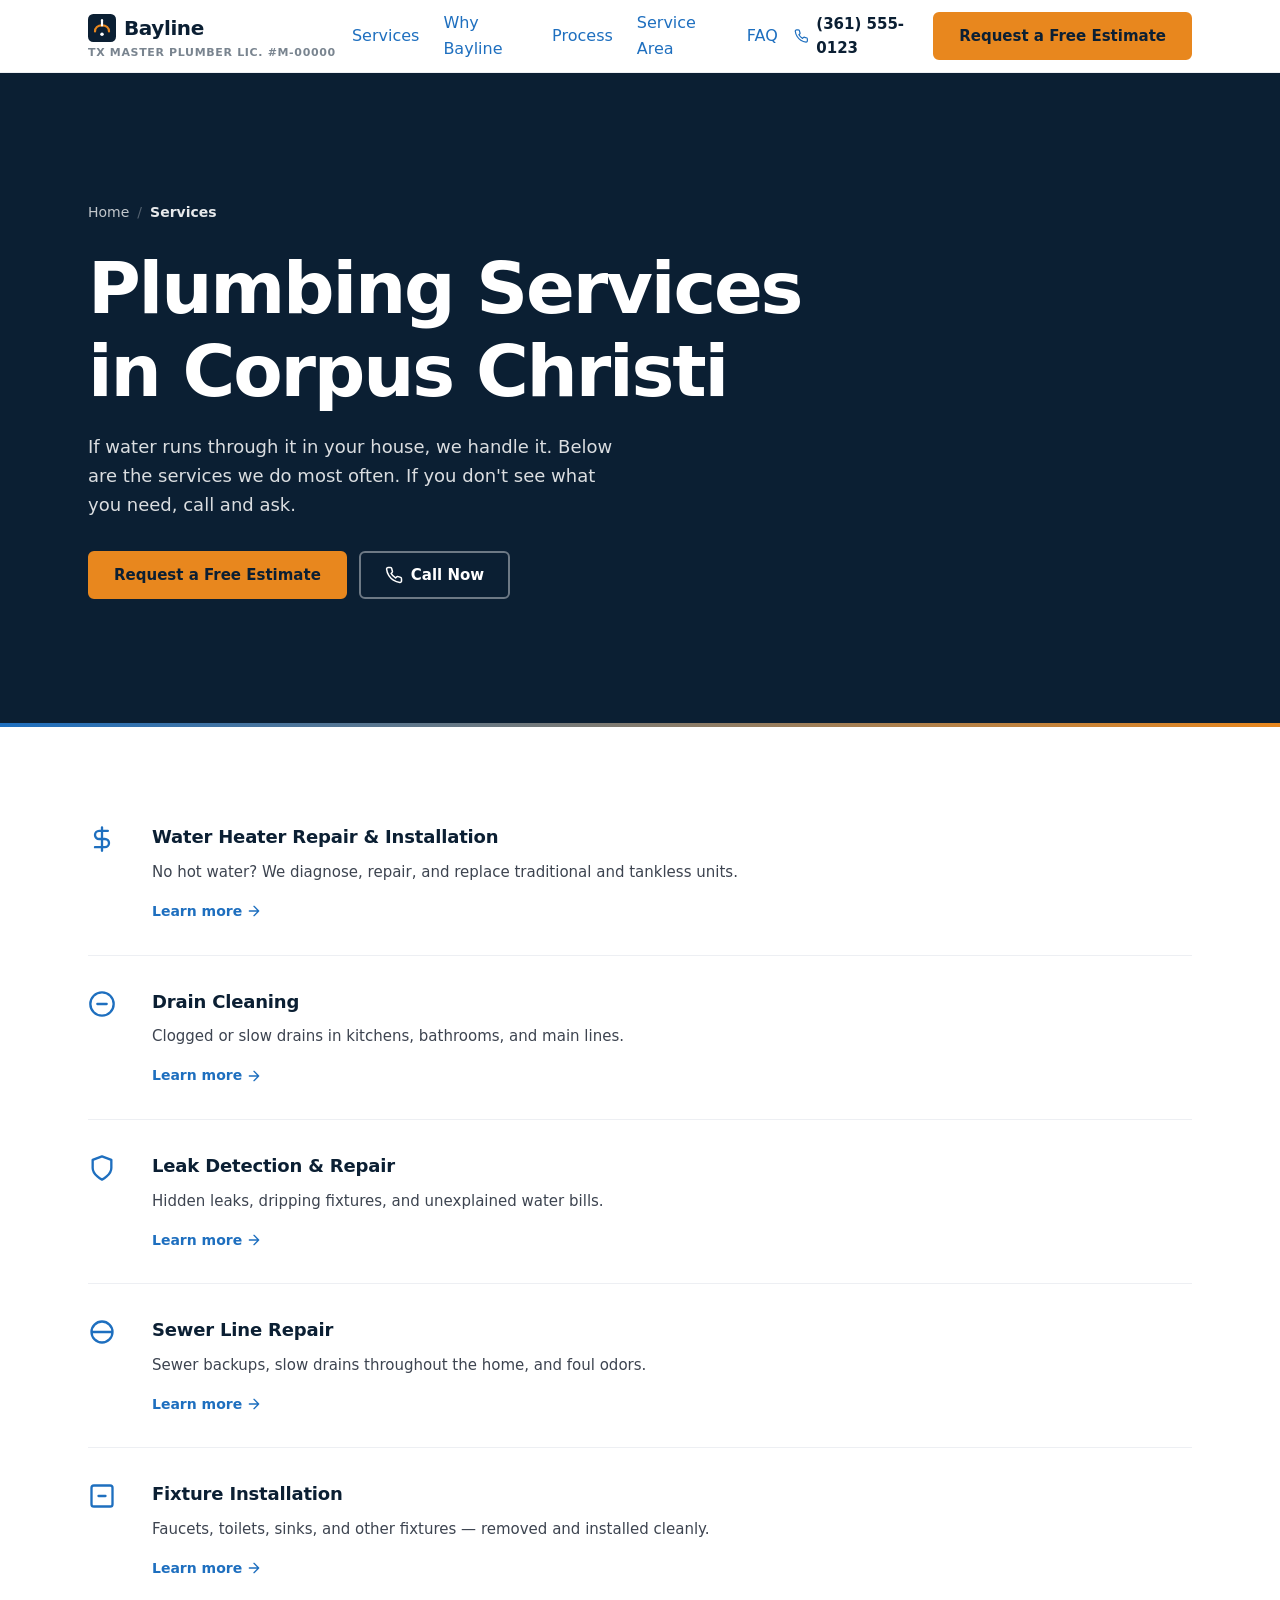
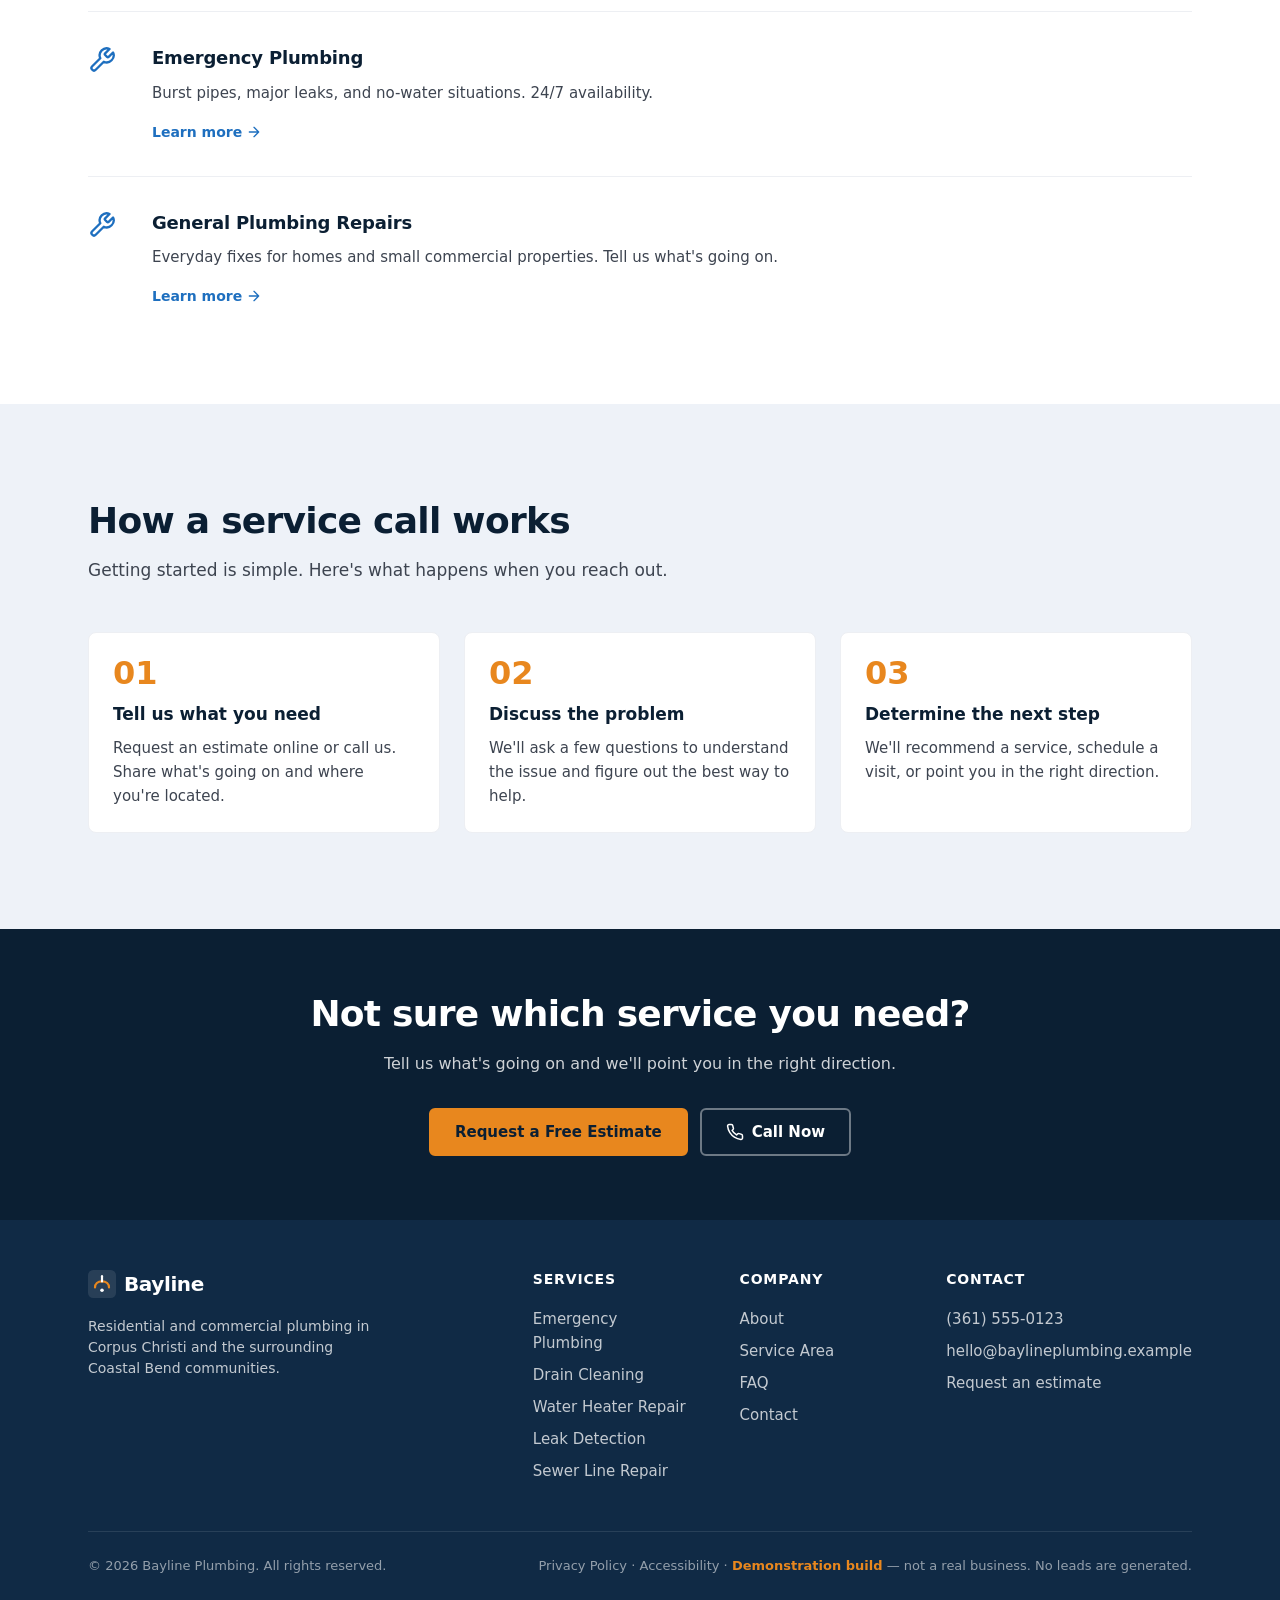
<file: services/index.html>
<!DOCTYPE html>
<html lang="en">
<head>
  <meta charset="UTF-8">
  <meta name="viewport" content="width=device-width, initial-scale=1.0">
  <title>Plumbing Services in Corpus Christi | Bayline Plumbing</title>
  <meta name="description" content="Plumbing services across Corpus Christi and the Coastal Bend. Water heaters, drain cleaning, leak detection, sewer line repair, fixture installation, and emergency service.">
  <!-- Open Graph -->
  <meta property="og:title" content="Plumbing Services in Corpus Christi | Bayline Plumbing">
  <meta property="og:description" content="Plumbing services across Corpus Christi and the Coastal Bend.">
  <meta property="og:type" content="website">
  <meta property="og:url" content="https://baylineplumbing.example/services/">
  <meta property="og:image" content="https://baylineplumbing.example/og.png">
  <!-- Canonical -->
  <link rel="canonical" href="https://baylineplumbing.example/services/">

  <!-- JSON-LD: Plumber with OfferCatalog -->
  <script type="application/ld+json">
  {
    "@context": "https://schema.org",
    "@type": "Plumber",
    "name": "Bayline Plumbing",
    "url": "https://baylineplumbing.example",
    "areaServed": ["Corpus Christi", "Portland", "Robstown", "Aransas Pass"],
    "hasOfferCatalog": {
      "@type": "OfferCatalog",
      "name": "Plumbing Services",
      "itemListElement": [
        { "@type": "Offer", "itemOffered": { "@type": "Service", "name": "Water Heater Repair and Installation" } },
        { "@type": "Offer", "itemOffered": { "@type": "Service", "name": "Drain Cleaning" } },
        { "@type": "Offer", "itemOffered": { "@type": "Service", "name": "Leak Detection and Repair" } },
        { "@type": "Offer", "itemOffered": { "@type": "Service", "name": "Sewer Line Repair" } },
        { "@type": "Offer", "itemOffered": { "@type": "Service", "name": "Fixture Installation" } },
        { "@type": "Offer", "itemOffered": { "@type": "Service", "name": "Emergency Plumbing" } }
      ]
    }
  }
  </script>

  <link rel="stylesheet" href="../css/tokens.css">
  <link rel="stylesheet" href="../css/base.css">
  <link rel="stylesheet" href="../css/components.css">
</head>
<body>
  <a class="skip-link" href="#main">Skip to main content</a>

  <!-- ===== HEADER ===== -->
  <header class="site-header">
    <div class="container header-inner">
      <div class="logo-wrap">
        <a class="logo" href="../index.html" aria-label="Bayline Plumbing — Home">
          <svg viewBox="0 0 32 32" fill="none" aria-hidden="true">
            <rect width="32" height="32" rx="6" fill="var(--navy-900)"/>
            <path d="M8 20c0-4 3-7 8-7s8 3 8 7" stroke="var(--amber-500)" stroke-width="2.5" stroke-linecap="round"/>
            <path d="M16 13V7" stroke="var(--white)" stroke-width="2.5" stroke-linecap="round"/>
            <circle cx="16" cy="23" r="2" fill="var(--white)"/>
          </svg>
          Bayline
        </a>
        <span class="license-line">TX Master Plumber Lic. #M-00000</span>
      </div>

      <nav class="primary-nav" aria-label="Primary">
        <a href="index.html" aria-current="page">Services</a>
        <a href="../index.html#why">Why Bayline</a>
        <a href="../index.html#process">Process</a>
        <a href="../service-areas.html">Service Area</a>
        <a href="../index.html#faq">FAQ</a>
      </nav>

      <div class="header-actions">
        <a class="header-phone" href="tel:+13615550123">
          <svg viewBox="0 0 24 24" fill="none" stroke="currentColor" stroke-width="2" stroke-linecap="round" stroke-linejoin="round" aria-hidden="true"><path d="M22 16.92v3a2 2 0 0 1-2.18 2 19.79 19.79 0 0 1-8.63-3.07 19.5 19.5 0 0 1-6-6 19.79 19.79 0 0 1-3.07-8.67A2 2 0 0 1 4.11 2h3a2 2 0 0 1 2 1.72c.127.96.361 1.903.7 2.81a2 2 0 0 1-.45 2.11L8.09 9.91a16 16 0 0 0 6 6l1.27-1.27a2 2 0 0 1 2.11-.45c.907.339 1.85.573 2.81.7A2 2 0 0 1 22 16.92z"/></svg>
          (361) 555-0123
        </a>
        <a class="btn btn--primary header-cta" href="../index.html#contact">Request a Free Estimate</a>
        <button class="menu-toggle" type="button" aria-expanded="false" aria-controls="mobile-nav" aria-label="Open menu">
          <svg class="icon-menu" viewBox="0 0 24 24" fill="none" stroke="currentColor" stroke-width="2" stroke-linecap="round" aria-hidden="true"><path d="M3 6h18M3 12h18M3 18h18"/></svg>
          <svg class="icon-close" viewBox="0 0 24 24" fill="none" stroke="currentColor" stroke-width="2" stroke-linecap="round" aria-hidden="true"><path d="M18 6 6 18M6 6l12 12"/></svg>
        </button>
      </div>
    </div>
  </header>

  <!-- Mobile nav -->
  <nav class="mobile-nav" id="mobile-nav" aria-label="Mobile">
    <ul>
      <li><a href="index.html">Services</a></li>
      <li><a href="../index.html#why">Why Bayline</a></li>
      <li><a href="../index.html#process">Process</a></li>
      <li><a href="../service-areas.html">Service Area</a></li>
      <li><a href="../index.html#faq">FAQ</a></li>
      <li><a href="../index.html#contact">Contact</a></li>
    </ul>
    <a class="btn btn--primary btn--block" href="../index.html#contact">Request a Free Estimate</a>
  </nav>

  <main id="main">
    <!-- ===== PAGE HEADER ===== -->
    <section class="hero">
      <div class="container hero-grid">
        <div>
          <nav class="breadcrumb" aria-label="Breadcrumb">
            <a href="../index.html">Home</a>
            <span class="sep" aria-hidden="true">/</span>
            <span aria-current="page">Services</span>
          </nav>

          <h1>Plumbing Services in Corpus Christi</h1>
          <p class="hero-sub">If water runs through it in your house, we handle it. Below are the services we do most often. If you don't see what you need, call and ask.</p>
          <div class="hero-ctas">
            <a class="btn btn--primary" href="../index.html#contact">Request a Free Estimate</a>
            <a class="btn btn--outline" href="tel:+13615550123">
              <svg width="18" height="18" viewBox="0 0 24 24" fill="none" stroke="currentColor" stroke-width="2" stroke-linecap="round" stroke-linejoin="round" aria-hidden="true"><path d="M22 16.92v3a2 2 0 0 1-2.18 2 19.79 19.79 0 0 1-8.63-3.07 19.5 19.5 0 0 1-6-6 19.79 19.79 0 0 1-3.07-8.67A2 2 0 0 1 4.11 2h3a2 2 0 0 1 2 1.72c.127.96.361 1.903.7 2.81a2 2 0 0 1-.45 2.11L8.09 9.91a16 16 0 0 0 6 6l1.27-1.27a2 2 0 0 1 2.11-.45c.907.339 1.85.573 2.81.7A2 2 0 0 1 22 16.92z"/></svg>
              Call Now
            </a>
          </div>
        </div>
      </div>
    </section>

    <!-- ===== SERVICES LIST ===== -->
    <section class="section" aria-labelledby="services-heading">
      <div class="container">
        <h2 id="services-heading" class="visually-hidden">All services</h2>
        <div class="services-list">

          <!-- Water Heater Repair (page exists) -->
          <article class="service-row reveal">
            <svg class="service-row__icon" viewBox="0 0 24 24" fill="none" stroke="currentColor" stroke-width="2" stroke-linecap="round" stroke-linejoin="round" aria-hidden="true"><path d="M12 2v20M17 5H9.5a3.5 3.5 0 0 0 0 7h5a3.5 3.5 0 0 1 0 7H6"/></svg>
            <div class="service-row__body">
              <h3>Water Heater Repair &amp; Installation</h3>
              <p>No hot water? We diagnose, repair, and replace traditional and tankless units.</p>
              <a class="service-row__link" href="water-heater-repair.html">Learn more <svg viewBox="0 0 24 24" fill="none" stroke="currentColor" stroke-width="2" stroke-linecap="round" stroke-linejoin="round" aria-hidden="true"><path d="M5 12h14M12 5l7 7-7 7"/></svg></a>
            </div>
          </article>

          <!-- Drain Cleaning -->
          <article class="service-row reveal">
            <svg class="service-row__icon" viewBox="0 0 24 24" fill="none" stroke="currentColor" stroke-width="2" stroke-linecap="round" stroke-linejoin="round" aria-hidden="true"><circle cx="12" cy="12" r="10"/><path d="M8 12h8"/></svg>
            <div class="service-row__body">
              <h3>Drain Cleaning</h3>
              <p>Clogged or slow drains in kitchens, bathrooms, and main lines.</p>
              <a class="service-row__link" href="drain-cleaning.html">Learn more <svg viewBox="0 0 24 24" fill="none" stroke="currentColor" stroke-width="2" stroke-linecap="round" stroke-linejoin="round" aria-hidden="true"><path d="M5 12h14M12 5l7 7-7 7"/></svg></a>
            </div>
          </article>

          <!-- Leak Detection -->
          <article class="service-row reveal">
            <svg class="service-row__icon" viewBox="0 0 24 24" fill="none" stroke="currentColor" stroke-width="2" stroke-linecap="round" stroke-linejoin="round" aria-hidden="true"><path d="M12 22s8-4 8-10V5l-8-3-8 3v7c0 6 8 10 8 10z"/></svg>
            <div class="service-row__body">
              <h3>Leak Detection &amp; Repair</h3>
              <p>Hidden leaks, dripping fixtures, and unexplained water bills.</p>
              <a class="service-row__link" href="leak-detection.html">Learn more <svg viewBox="0 0 24 24" fill="none" stroke="currentColor" stroke-width="2" stroke-linecap="round" stroke-linejoin="round" aria-hidden="true"><path d="M5 12h14M12 5l7 7-7 7"/></svg></a>
            </div>
          </article>

          <!-- Sewer Line Repair -->
          <article class="service-row reveal">
            <svg class="service-row__icon" viewBox="0 0 24 24" fill="none" stroke="currentColor" stroke-width="2" stroke-linecap="round" stroke-linejoin="round" aria-hidden="true"><path d="M3 12h18M3 12a9 9 0 0 1 18 0M3 12a9 9 0 0 0 18 0"/></svg>
            <div class="service-row__body">
              <h3>Sewer Line Repair</h3>
              <p>Sewer backups, slow drains throughout the home, and foul odors.</p>
              <a class="service-row__link" href="sewer-line-repair.html">Learn more <svg viewBox="0 0 24 24" fill="none" stroke="currentColor" stroke-width="2" stroke-linecap="round" stroke-linejoin="round" aria-hidden="true"><path d="M5 12h14M12 5l7 7-7 7"/></svg></a>
            </div>
          </article>

          <!-- Fixture Installation -->
          <article class="service-row reveal">
            <svg class="service-row__icon" viewBox="0 0 24 24" fill="none" stroke="currentColor" stroke-width="2" stroke-linecap="round" stroke-linejoin="round" aria-hidden="true"><rect x="3" y="3" width="18" height="18" rx="2"/><path d="M9 12h6"/></svg>
            <div class="service-row__body">
              <h3>Fixture Installation</h3>
              <p>Faucets, toilets, sinks, and other fixtures — removed and installed cleanly.</p>
              <a class="service-row__link" href="fixture-installation.html">Learn more <svg viewBox="0 0 24 24" fill="none" stroke="currentColor" stroke-width="2" stroke-linecap="round" stroke-linejoin="round" aria-hidden="true"><path d="M5 12h14M12 5l7 7-7 7"/></svg></a>
            </div>
          </article>

          <!-- Emergency Plumbing -->
          <article class="service-row reveal">
            <svg class="service-row__icon" viewBox="0 0 24 24" fill="none" stroke="currentColor" stroke-width="2" stroke-linecap="round" stroke-linejoin="round" aria-hidden="true"><path d="M14.7 6.3a1 1 0 0 0 0 1.4l1.6 1.6a1 1 0 0 0 1.4 0l3.77-3.77a6 6 0 0 1-7.94 7.94l-6.91 6.91a2.12 2.12 0 0 1-3-3l6.91-6.91a6 6 0 0 1 7.94-7.94l-3.76 3.76z"/></svg>
            <div class="service-row__body">
              <h3>Emergency Plumbing</h3>
              <p>Burst pipes, major leaks, and no-water situations. 24/7 availability.</p>
              <a class="service-row__link" href="emergency-plumbing.html">Learn more <svg viewBox="0 0 24 24" fill="none" stroke="currentColor" stroke-width="2" stroke-linecap="round" stroke-linejoin="round" aria-hidden="true"><path d="M5 12h14M12 5l7 7-7 7"/></svg></a>
            </div>
          </article>

          <!-- General Plumbing Repairs -->
          <article class="service-row reveal">
            <svg class="service-row__icon" viewBox="0 0 24 24" fill="none" stroke="currentColor" stroke-width="2" stroke-linecap="round" stroke-linejoin="round" aria-hidden="true"><path d="M14.7 6.3a1 1 0 0 0 0 1.4l1.6 1.6a1 1 0 0 0 1.4 0l3.77-3.77a6 6 0 0 1-7.94 7.94l-6.91 6.91a2.12 2.12 0 0 1-3-3l6.91-6.91a6 6 0 0 1 7.94-7.94l-3.76 3.76z"/></svg>
            <div class="service-row__body">
              <h3>General Plumbing Repairs</h3>
              <p>Everyday fixes for homes and small commercial properties. Tell us what's going on.</p>
              <a class="service-row__link" href="general-plumbing-repairs.html">Learn more <svg viewBox="0 0 24 24" fill="none" stroke="currentColor" stroke-width="2" stroke-linecap="round" stroke-linejoin="round" aria-hidden="true"><path d="M5 12h14M12 5l7 7-7 7"/></svg></a>
            </div>
          </article>

        </div>
      </div>
    </section>

    <!-- ===== PROCESS ===== -->
    <section class="section section--process" aria-labelledby="process-heading">
      <div class="container">
        <div class="section-header reveal">
          <h2 id="process-heading">How a service call works</h2>
          <p>Getting started is simple. Here's what happens when you reach out.</p>
        </div>
        <div class="process-steps">
          <div class="process-step reveal">
            <h3>Tell us what you need</h3>
            <p>Request an estimate online or call us. Share what's going on and where you're located.</p>
          </div>
          <div class="process-step reveal">
            <h3>Discuss the problem</h3>
            <p>We'll ask a few questions to understand the issue and figure out the best way to help.</p>
          </div>
          <div class="process-step reveal">
            <h3>Determine the next step</h3>
            <p>We'll recommend a service, schedule a visit, or point you in the right direction.</p>
          </div>
        </div>
      </div>
    </section>

    <!-- ===== FINAL CTA ===== -->
    <section class="final-cta">
      <div class="container">
        <h2>Not sure which service you need?</h2>
        <p>Tell us what's going on and we'll point you in the right direction.</p>
        <div class="hero-ctas">
          <a class="btn btn--primary" href="../index.html#contact">Request a Free Estimate</a>
          <a class="btn btn--outline" href="tel:+13615550123">
            <svg width="18" height="18" viewBox="0 0 24 24" fill="none" stroke="currentColor" stroke-width="2" stroke-linecap="round" stroke-linejoin="round" aria-hidden="true"><path d="M22 16.92v3a2 2 0 0 1-2.18 2 19.79 19.79 0 0 1-8.63-3.07 19.5 19.5 0 0 1-6-6 19.79 19.79 0 0 1-3.07-8.67A2 2 0 0 1 4.11 2h3a2 2 0 0 1 2 1.72c.127.96.361 1.903.7 2.81a2 2 0 0 1-.45 2.11L8.09 9.91a16 16 0 0 0 6 6l1.27-1.27a2 2 0 0 1 2.11-.45c.907.339 1.85.573 2.81.7A2 2 0 0 1 22 16.92z"/></svg>
            Call Now
          </a>
        </div>
      </div>
    </section>
  </main>

  <!-- ===== FOOTER ===== -->
  <footer class="site-footer">
    <div class="container">
      <div class="footer-grid">
        <div class="footer-brand">
          <a class="logo" href="../index.html" aria-label="Bayline Plumbing — Home">
            <svg viewBox="0 0 32 32" fill="none" aria-hidden="true" style="width: 28px; height: 28px;">
              <rect width="32" height="32" rx="6" fill="var(--white)" opacity="0.1"/>
              <path d="M8 20c0-4 3-7 8-7s8 3 8 7" stroke="var(--amber-500)" stroke-width="2.5" stroke-linecap="round"/>
              <path d="M16 13V7" stroke="var(--white)" stroke-width="2.5" stroke-linecap="round"/>
              <circle cx="16" cy="23" r="2" fill="var(--white)"/>
            </svg>
            Bayline
          </a>
          <p>Residential and commercial plumbing in Corpus Christi and the surrounding Coastal Bend communities.</p>
        </div>
        <div class="footer-col">
          <h3>Services</h3>
          <ul>
            <li><a href="emergency-plumbing.html">Emergency Plumbing</a></li>
            <li><a href="drain-cleaning.html">Drain Cleaning</a></li>
            <li><a href="water-heater-repair.html">Water Heater Repair</a></li>
            <li><a href="leak-detection.html">Leak Detection</a></li>
            <li><a href="sewer-line-repair.html">Sewer Line Repair</a></li>
          </ul>
        </div>
        <div class="footer-col">
          <h3>Company</h3>
          <ul>
            <li><a href="../about.html">About</a></li>
            <li><a href="../service-areas.html">Service Area</a></li>
            <li><a href="../index.html#faq">FAQ</a></li>
            <li><a href="../index.html#contact">Contact</a></li>
          </ul>
        </div>
        <div class="footer-col">
          <h3>Contact</h3>
          <ul>
            <li><a href="tel:+13615550123">(361) 555-0123</a></li>
            <li><a href="mailto:hello@baylineplumbing.example">hello@baylineplumbing.example</a></li>
            <li><a href="../index.html#contact">Request an estimate</a></li>
          </ul>
        </div>
      </div>
      <div class="footer-bottom">
        <p>© <span id="year"></span> Bayline Plumbing. All rights reserved.</p>
        <p>
          <a href="../privacy-policy.html" style="color: inherit;">Privacy Policy</a>
          ·
          <a href="../accessibility.html" style="color: inherit;">Accessibility</a>
          ·
          <span class="demo-note">Demonstration build</span> — not a real business. No leads are generated.
        </p>
      </div>
    </div>
  </footer>

  <!-- ===== STICKY MOBILE CTA ===== -->
  <div class="sticky-cta" role="region" aria-label="Quick contact">
    <a class="btn btn--outline-dark" href="tel:+13615550123">
      <svg width="16" height="16" viewBox="0 0 24 24" fill="none" stroke="currentColor" stroke-width="2" stroke-linecap="round" stroke-linejoin="round" aria-hidden="true"><path d="M22 16.92v3a2 2 0 0 1-2.18 2 19.79 19.79 0 0 1-8.63-3.07 19.5 19.5 0 0 1-6-6 19.79 19.79 0 0 1-3.07-8.67A2 2 0 0 1 4.11 2h3a2 2 0 0 1 2 1.72c.127.96.361 1.903.7 2.81a2 2 0 0 1-.45 2.11L8.09 9.91a16 16 0 0 0 6 6l1.27-1.27a2 2 0 0 1 2.11-.45c.907.339 1.85.573 2.81.7A2 2 0 0 1 22 16.92z"/></svg>
      Call Now
    </a>
    <a class="btn btn--primary" href="../index.html#contact">Request Estimate</a>
  </div>

  <script src="../js/main.js" defer></script>
</body>
</html>
</file>
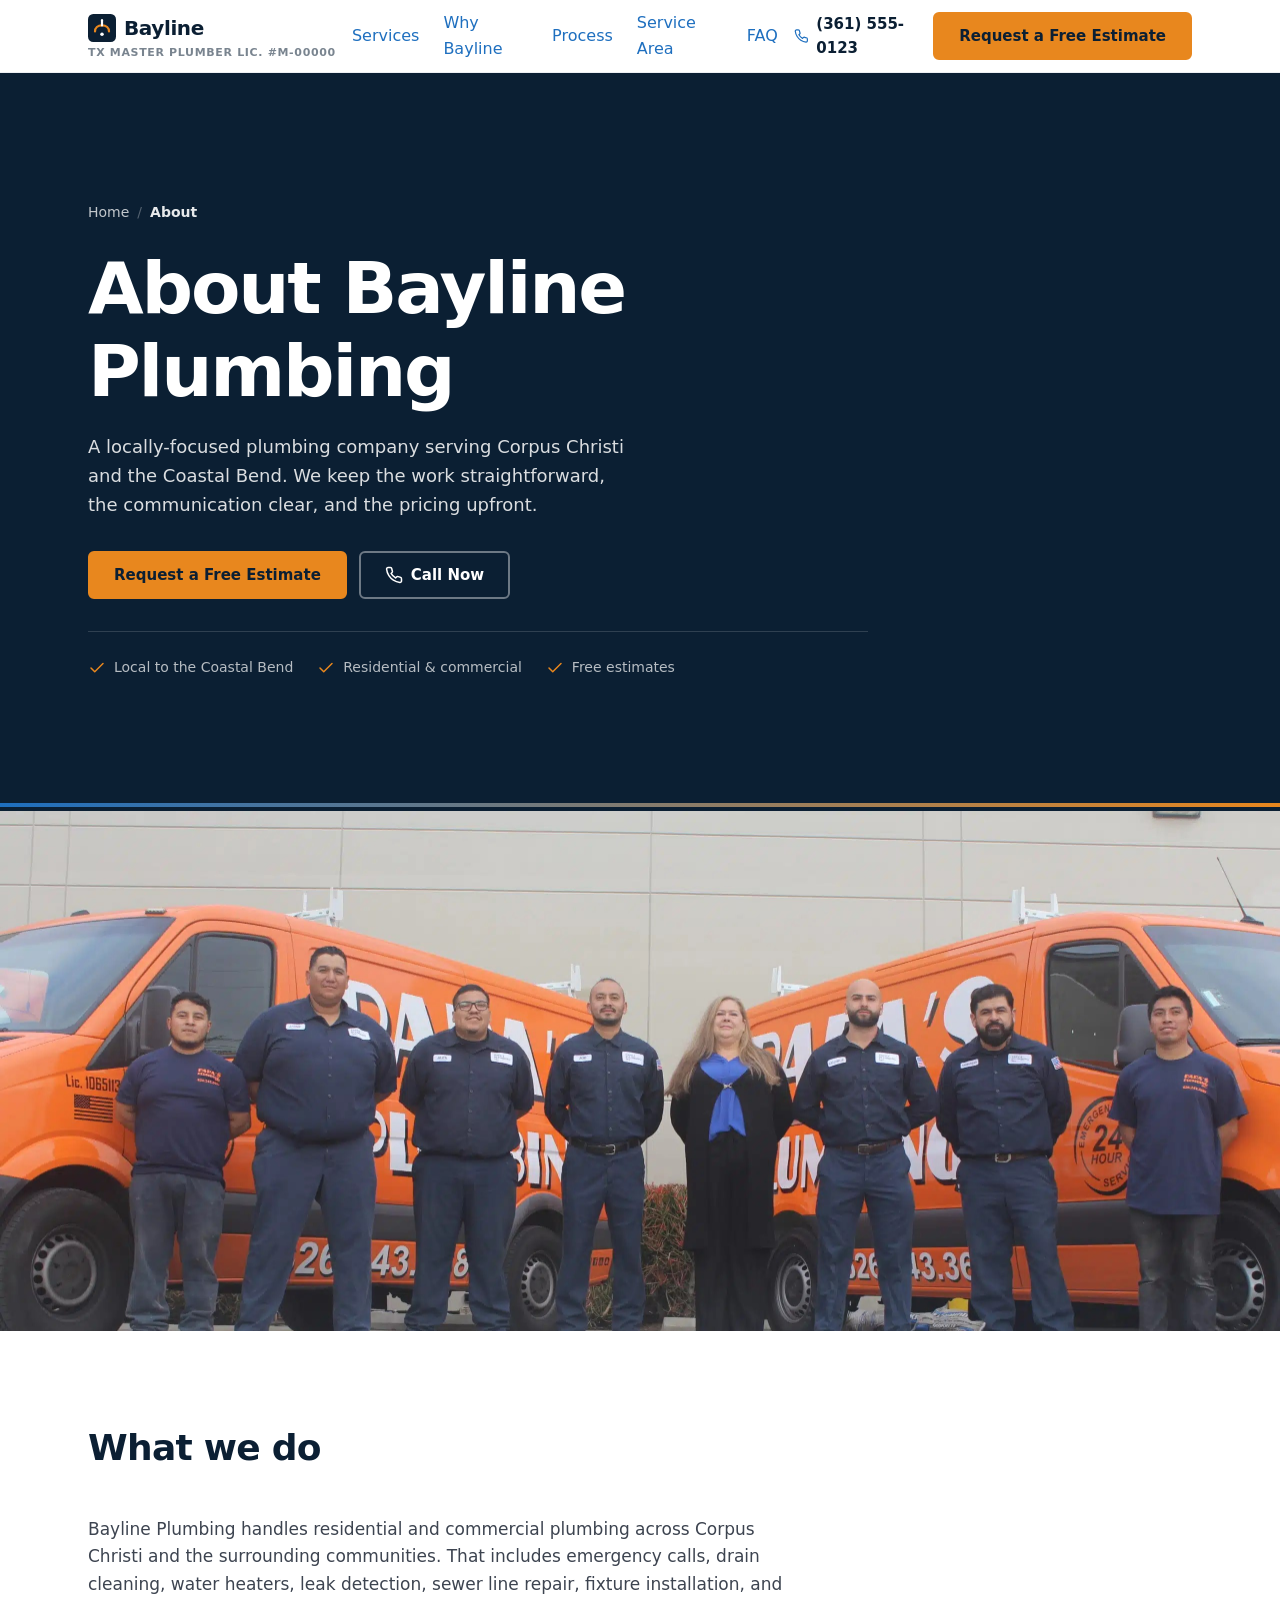
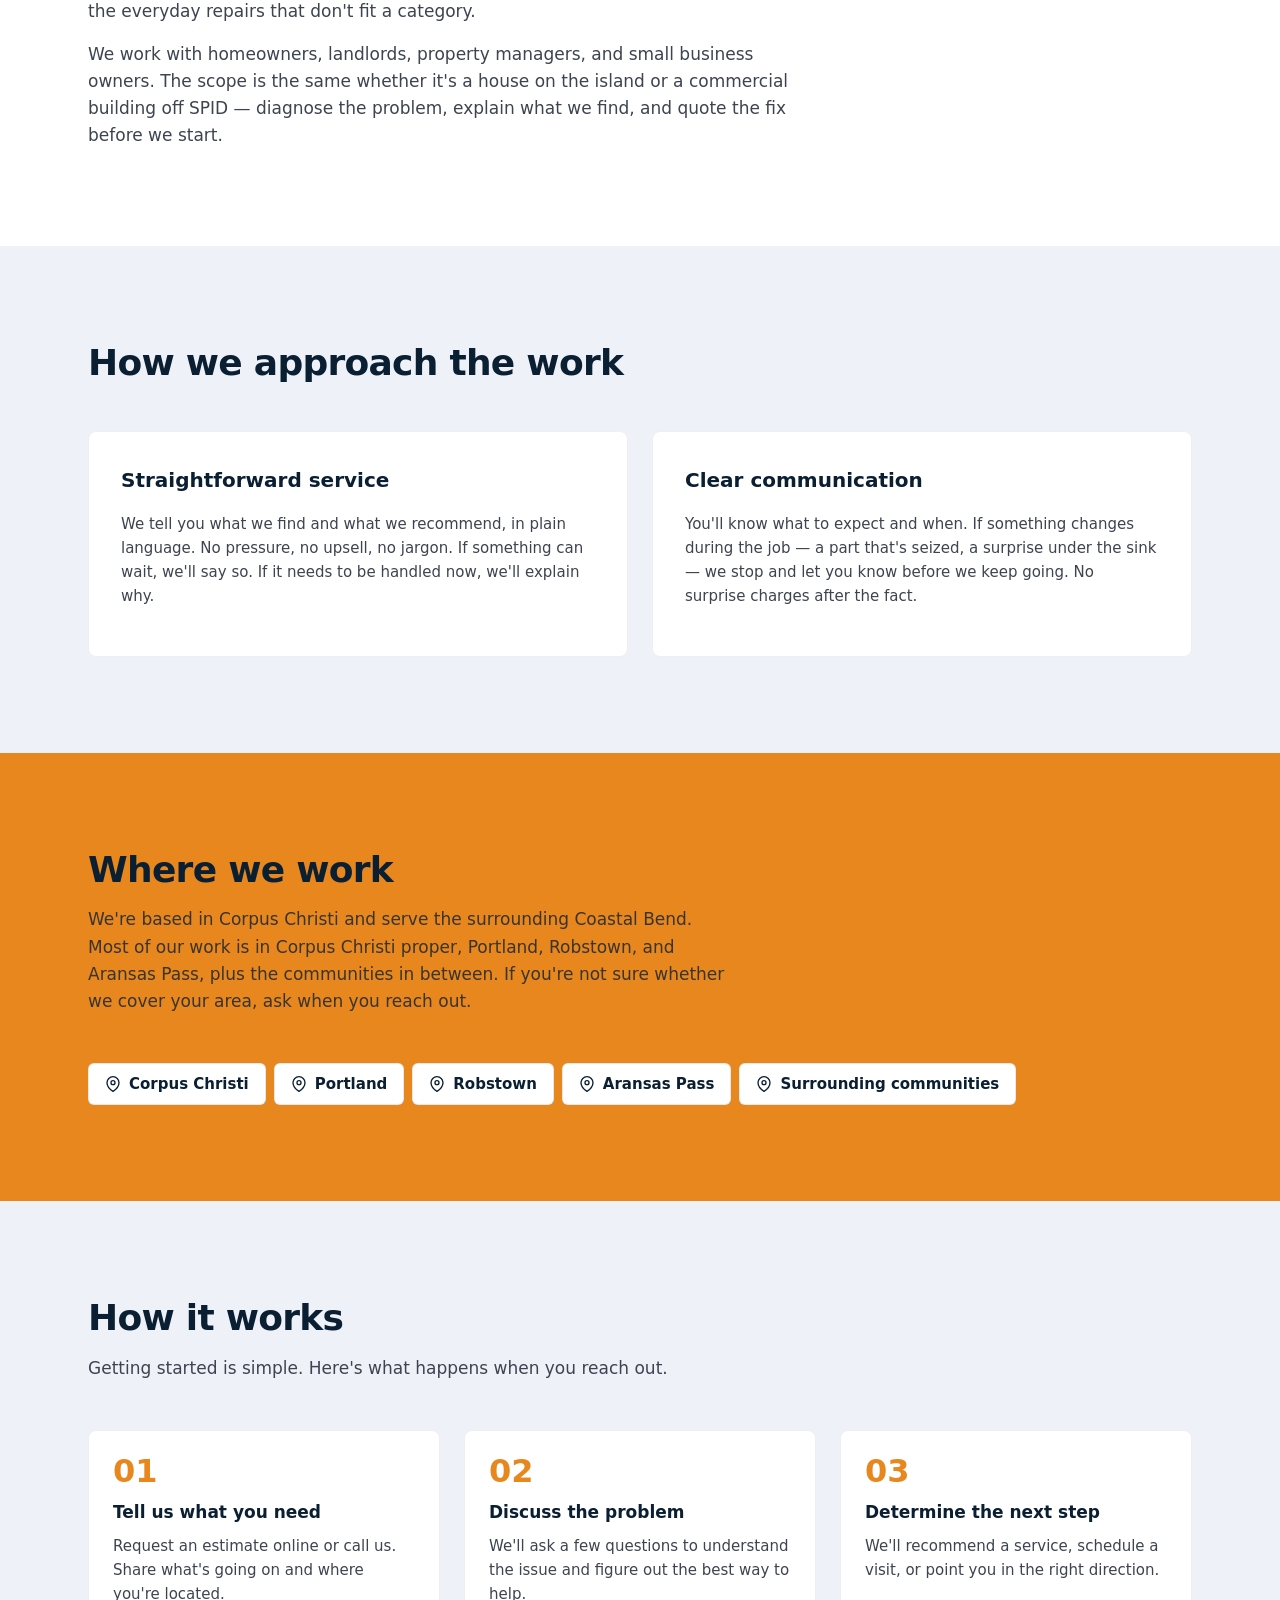
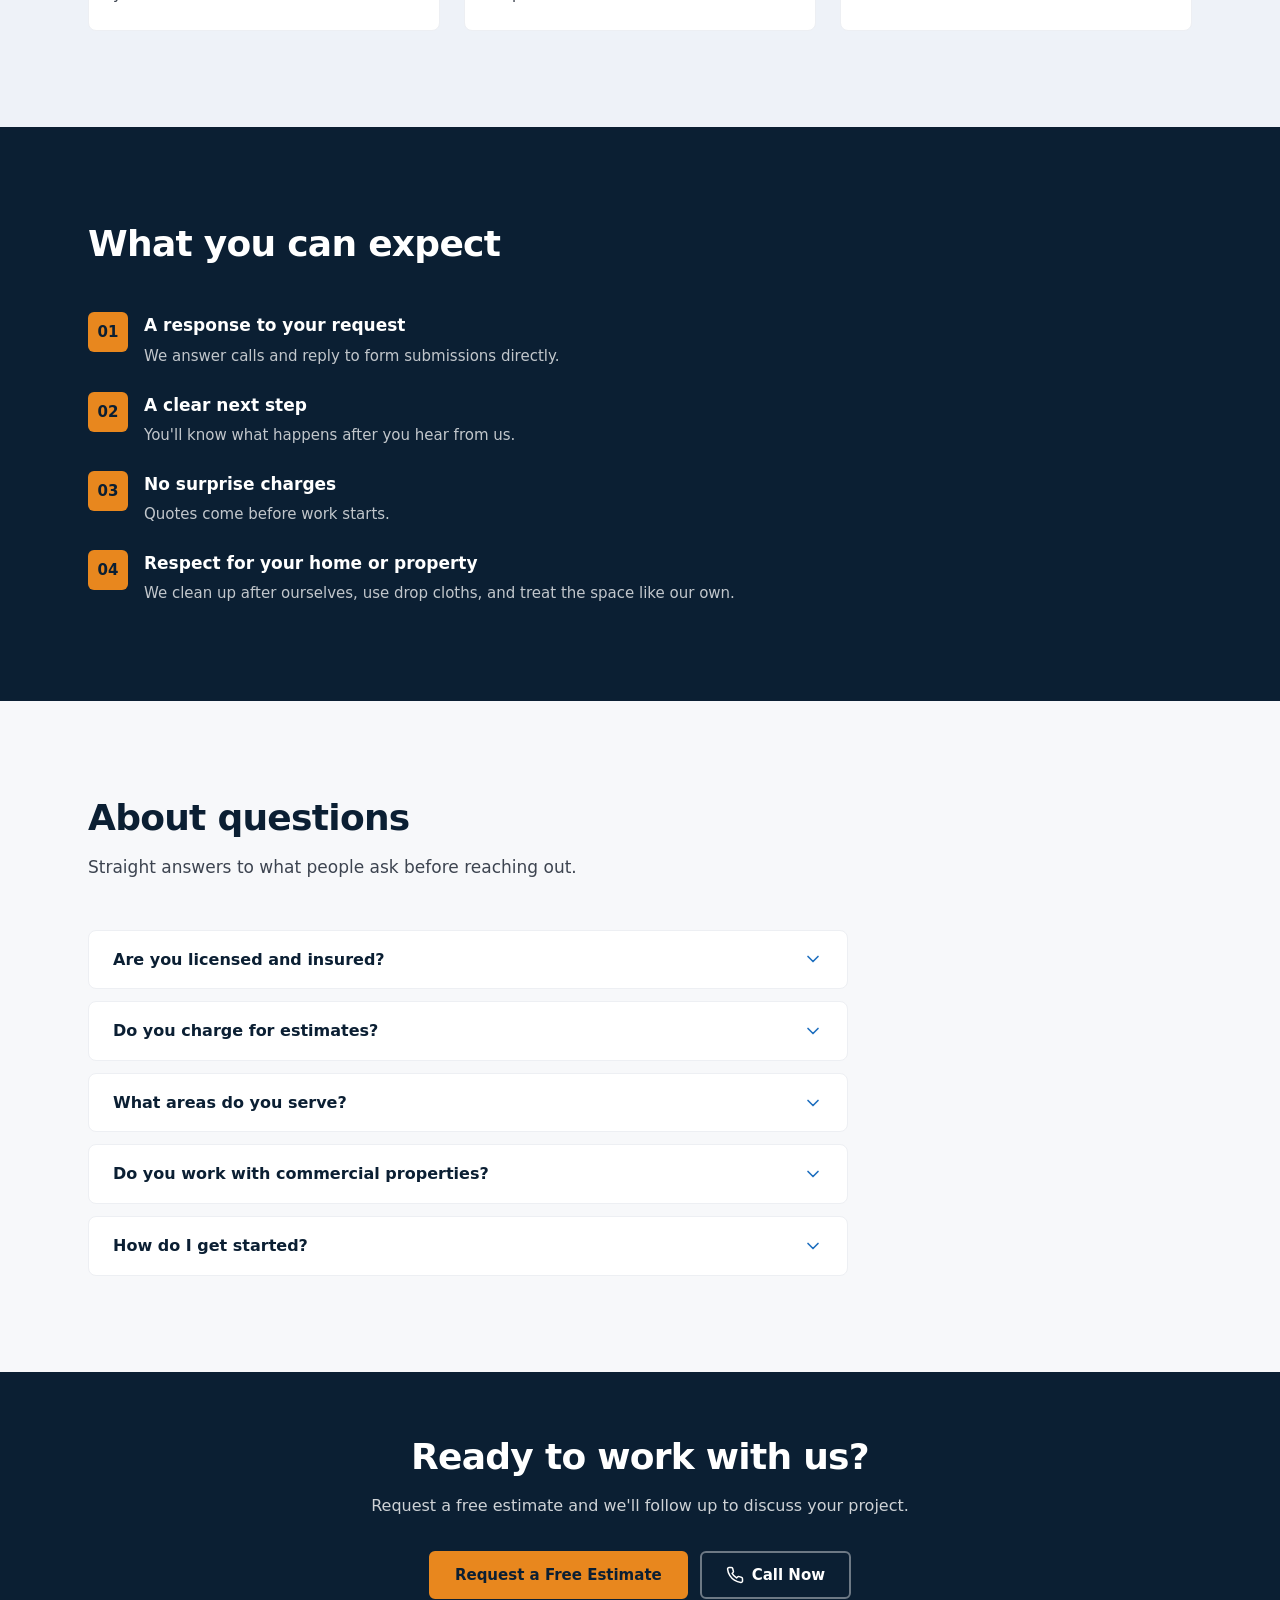
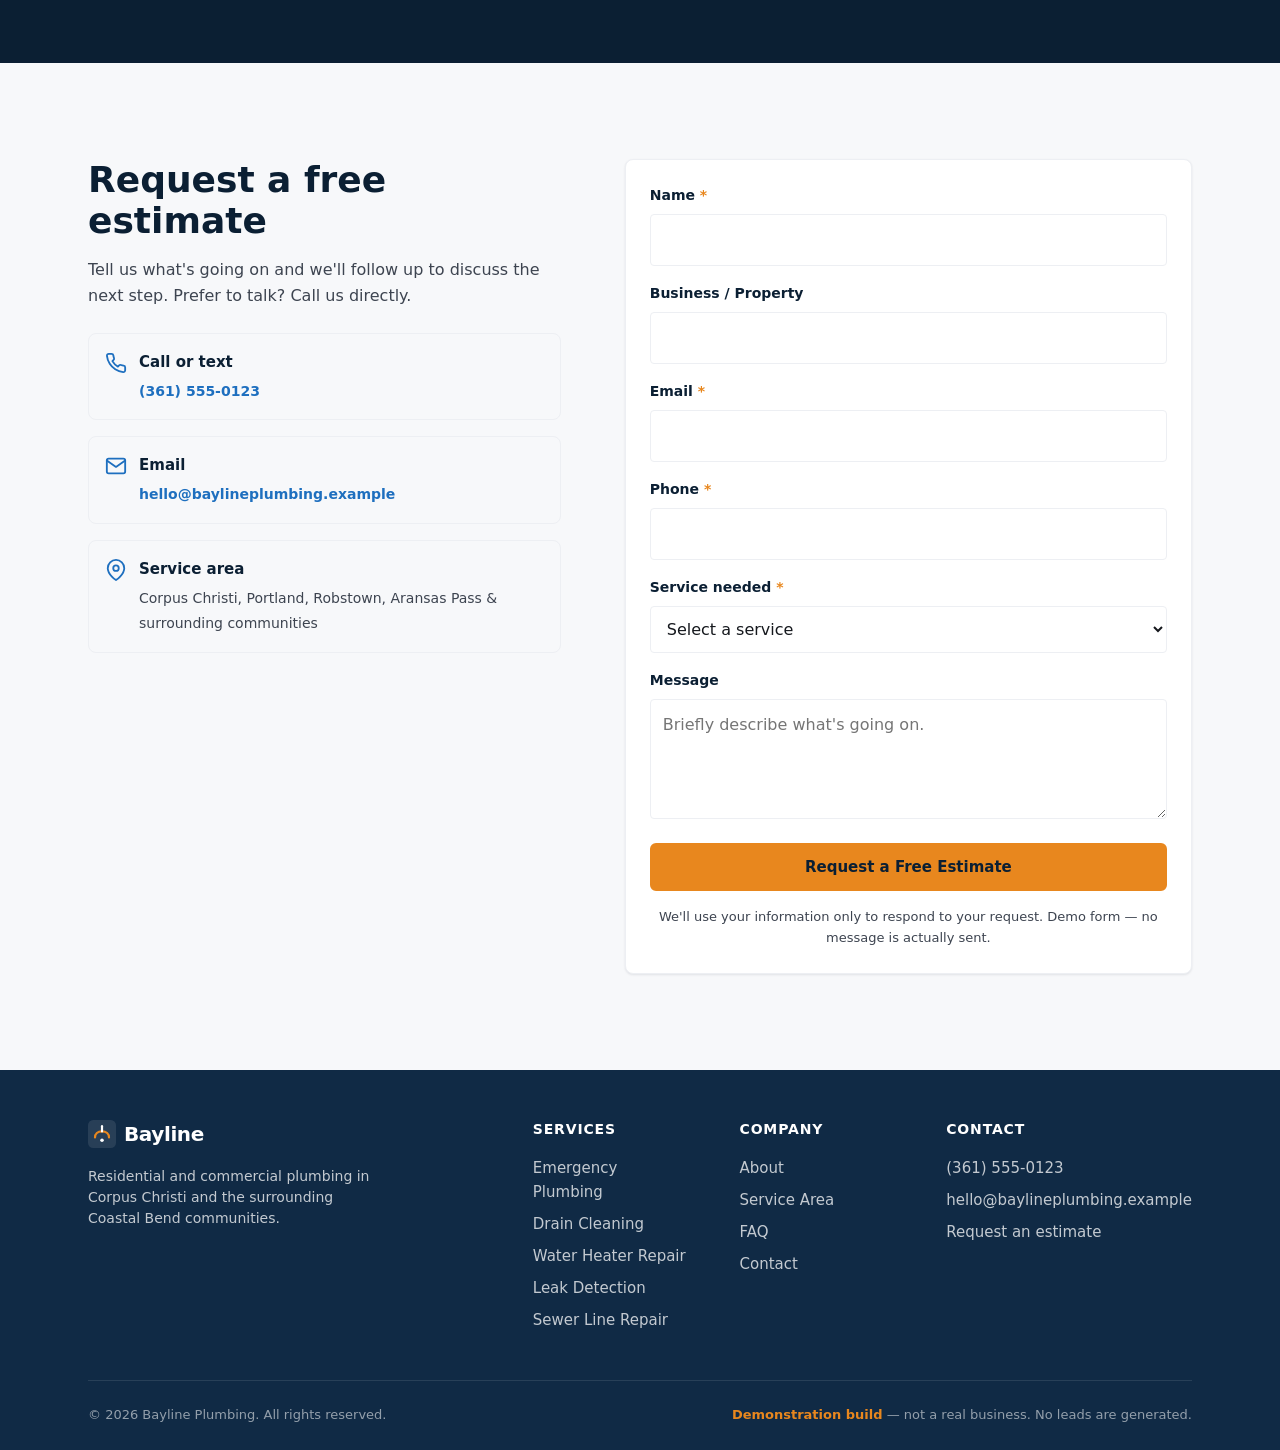
<file: about.html>
<!DOCTYPE html>
<html lang="en">
<head>
  <meta charset="UTF-8">
  <meta name="viewport" content="width=device-width, initial-scale=1.0">
  <title>About Bayline Plumbing | Corpus Christi, TX</title>
  <meta name="description" content="Locally-focused plumbing company serving Corpus Christi and the Coastal Bend. Straightforward service, clear communication, upfront pricing. Licensed master plumber.">
  <!-- Open Graph -->
  <meta property="og:title" content="About Bayline Plumbing | Corpus Christi, TX">
  <meta property="og:description" content="Locally-focused plumbing company serving Corpus Christi and the Coastal Bend.">
  <meta property="og:type" content="website">
  <meta property="og:url" content="https://baylineplumbing.example/about">
  <meta property="og:image" content="https://baylineplumbing.example/og.png">
  <!-- Canonical -->
  <link rel="canonical" href="https://baylineplumbing.example/about">

  <!-- JSON-LD: LocalBusiness (Plumber) -->
  <script type="application/ld+json">
  {
    "@context": "https://schema.org",
    "@type": "Plumber",
    "name": "Bayline Plumbing",
    "areaServed": ["Corpus Christi", "Portland", "Robstown", "Aransas Pass"],
    "telephone": "+1-361-555-0123",
    "url": "https://baylineplumbing.example"
  }
  </script>

  <link rel="stylesheet" href="css/tokens.css">
  <link rel="stylesheet" href="css/base.css">
  <link rel="stylesheet" href="css/components.css">
</head>
<body>
  <a class="skip-link" href="#main">Skip to main content</a>

  <!-- ===== HEADER ===== -->
  <header class="site-header">
    <div class="container header-inner">
      <div class="logo-wrap">
        <a class="logo" href="index.html" aria-label="Bayline Plumbing — Home">
          <svg viewBox="0 0 32 32" fill="none" aria-hidden="true">
            <rect width="32" height="32" rx="6" fill="var(--navy-900)"/>
            <path d="M8 20c0-4 3-7 8-7s8 3 8 7" stroke="var(--amber-500)" stroke-width="2.5" stroke-linecap="round"/>
            <path d="M16 13V7" stroke="var(--white)" stroke-width="2.5" stroke-linecap="round"/>
            <circle cx="16" cy="23" r="2" fill="var(--white)"/>
          </svg>
          Bayline
        </a>
        <span class="license-line">TX Master Plumber Lic. #M-00000</span>
      </div>

      <nav class="primary-nav" aria-label="Primary">
        <a href="services/index.html">Services</a>
        <a href="index.html#why">Why Bayline</a>
        <a href="index.html#process">Process</a>
        <a href="index.html#areas">Service Area</a>
        <a href="index.html#faq">FAQ</a>
      </nav>

      <div class="header-actions">
        <a class="header-phone" href="tel:+13615550123">
          <svg viewBox="0 0 24 24" fill="none" stroke="currentColor" stroke-width="2" stroke-linecap="round" stroke-linejoin="round" aria-hidden="true"><path d="M22 16.92v3a2 2 0 0 1-2.18 2 19.79 19.79 0 0 1-8.63-3.07 19.5 19.5 0 0 1-6-6 19.79 19.79 0 0 1-3.07-8.67A2 2 0 0 1 4.11 2h3a2 2 0 0 1 2 1.72c.127.96.361 1.903.7 2.81a2 2 0 0 1-.45 2.11L8.09 9.91a16 16 0 0 0 6 6l1.27-1.27a2 2 0 0 1 2.11-.45c.907.339 1.85.573 2.81.7A2 2 0 0 1 22 16.92z"/></svg>
          (361) 555-0123
        </a>
        <a class="btn btn--primary header-cta" href="#contact">Request a Free Estimate</a>
        <button class="menu-toggle" type="button" aria-expanded="false" aria-controls="mobile-nav" aria-label="Open menu">
          <svg class="icon-menu" viewBox="0 0 24 24" fill="none" stroke="currentColor" stroke-width="2" stroke-linecap="round" aria-hidden="true"><path d="M3 6h18M3 12h18M3 18h18"/></svg>
          <svg class="icon-close" viewBox="0 0 24 24" fill="none" stroke="currentColor" stroke-width="2" stroke-linecap="round" aria-hidden="true"><path d="M18 6 6 18M6 6l12 12"/></svg>
        </button>
      </div>
    </div>
  </header>

  <!-- Mobile nav -->
  <nav class="mobile-nav" id="mobile-nav" aria-label="Mobile">
    <ul>
      <li><a href="services/index.html">Services</a></li>
      <li><a href="index.html#why">Why Bayline</a></li>
      <li><a href="index.html#process">Process</a></li>
      <li><a href="index.html#areas">Service Area</a></li>
      <li><a href="index.html#faq">FAQ</a></li>
      <li><a href="#contact">Contact</a></li>
    </ul>
    <a class="btn btn--primary btn--block" href="#contact">Request a Free Estimate</a>
  </nav>

  <main id="main">
    <!-- ===== HERO ===== -->
    <section class="hero">
      <div class="container hero-grid">
        <div>
          <nav class="breadcrumb" aria-label="Breadcrumb">
            <a href="index.html">Home</a>
            <span class="sep" aria-hidden="true">/</span>
            <span aria-current="page">About</span>
          </nav>

          <h1>About Bayline Plumbing</h1>
          <p class="hero-sub">A locally-focused plumbing company serving Corpus Christi and the Coastal Bend. We keep the work straightforward, the communication clear, and the pricing upfront.</p>
          <div class="hero-ctas">
            <a class="btn btn--primary" href="#contact">Request a Free Estimate</a>
            <a class="btn btn--outline" href="tel:+13615550123">
              <svg width="18" height="18" viewBox="0 0 24 24" fill="none" stroke="currentColor" stroke-width="2" stroke-linecap="round" stroke-linejoin="round" aria-hidden="true"><path d="M22 16.92v3a2 2 0 0 1-2.18 2 19.79 19.79 0 0 1-8.63-3.07 19.5 19.5 0 0 1-6-6 19.79 19.79 0 0 1-3.07-8.67A2 2 0 0 1 4.11 2h3a2 2 0 0 1 2 1.72c.127.96.361 1.903.7 2.81a2 2 0 0 1-.45 2.11L8.09 9.91a16 16 0 0 0 6 6l1.27-1.27a2 2 0 0 1 2.11-.45c.907.339 1.85.573 2.81.7A2 2 0 0 1 22 16.92z"/></svg>
              Call Now
            </a>
          </div>
          <div class="hero-trust">
            <span>
              <svg viewBox="0 0 24 24" fill="none" stroke="currentColor" stroke-width="2" stroke-linecap="round" stroke-linejoin="round" aria-hidden="true"><path d="M20 6 9 17l-5-5"/></svg>
              Local to the Coastal Bend
            </span>
            <span>
              <svg viewBox="0 0 24 24" fill="none" stroke="currentColor" stroke-width="2" stroke-linecap="round" stroke-linejoin="round" aria-hidden="true"><path d="M20 6 9 17l-5-5"/></svg>
              Residential &amp; commercial
            </span>
            <span>
              <svg viewBox="0 0 24 24" fill="none" stroke="currentColor" stroke-width="2" stroke-linecap="round" stroke-linejoin="round" aria-hidden="true"><path d="M20 6 9 17l-5-5"/></svg>
              Free estimates
            </span>
          </div>
        </div>
      </div>
    </section>

    <!-- ===== PHOTO BAND ===== -->
    <section class="photo-band" aria-label="Bayline Plumbing">
      <!-- REPLACE: swap this for a real photo when ready -->
      <!-- <div class="photo-band__placeholder" role="img" arsia-label="Placeholder for team or truck photo"></div> -->

      <img
        class="photo-band__img"
        src="images/about.jpg"
        alt="Bayline Plumbing team or truck"
        width="1600"
        height="900"
        loading="eager"
        decoding="async"
      />

    </section>

      <!-- ===== WHAT WE DO ===== -->
    <section class="section" aria-labelledby="what-heading">
      <div class="container">
        <div class="section-header reveal">
          <h2 id="what-heading">What we do</h2>
        </div>
        <div class="prose reveal">
          <p>Bayline Plumbing handles residential and commercial plumbing across Corpus Christi and the surrounding communities. That includes emergency calls, drain cleaning, water heaters, leak detection, sewer line repair, fixture installation, and the everyday repairs that don't fit a category.</p>
          <p>We work with homeowners, landlords, property managers, and small business owners. The scope is the same whether it's a house on the island or a commercial building off SPID — diagnose the problem, explain what we find, and quote the fix before we start.</p>
        </div>
      </div>
    </section>
    <!-- ===== HOW WE APPROACH ===== -->
    <section class="section section--process" aria-labelledby="approach-heading">
      <div class="container">
        <div class="section-header reveal">
          <h2 id="approach-heading">How we approach the work</h2>
        </div>
        <div class="fix-grid">
          <div class="fix-col reveal">
            <h3>Straightforward service</h3>
            <p>We tell you what we find and what we recommend, in plain language. No pressure, no upsell, no jargon. If something can wait, we'll say so. If it needs to be handled now, we'll explain why.</p>
          </div>
          <div class="fix-col reveal">
            <h3>Clear communication</h3>
            <p>You'll know what to expect and when. If something changes during the job — a part that's seized, a surprise under the sink — we stop and let you know before we keep going. No surprise charges after the fact.</p>
          </div>
        </div>
      </div>
    </section>

    <!-- ===== SERVICE AREA (SOLID AMBER) ===== -->
    <section class="section section--areas" aria-labelledby="areas-heading">
      <div class="container">
        <div class="section-header reveal">
          <h2 id="areas-heading">Where we work</h2>
          <p>We're based in Corpus Christi and serve the surrounding Coastal Bend. Most of our work is in Corpus Christi proper, Portland, Robstown, and Aransas Pass, plus the communities in between. If you're not sure whether we cover your area, ask when you reach out.</p>
        </div>
        <ul class="area-list reveal">
          <li class="area-tag"><svg viewBox="0 0 24 24" fill="none" stroke="currentColor" stroke-width="2" stroke-linecap="round" stroke-linejoin="round" aria-hidden="true"><path d="M21 10c0 7-9 13-9 13s-9-6-9-13a9 9 0 0 1 18 0z"/><circle cx="12" cy="10" r="3"/></svg> Corpus Christi</li>
          <li class="area-tag"><svg viewBox="0 0 24 24" fill="none" stroke="currentColor" stroke-width="2" stroke-linecap="round" stroke-linejoin="round" aria-hidden="true"><path d="M21 10c0 7-9 13-9 13s-9-6-9-13a9 9 0 0 1 18 0z"/><circle cx="12" cy="10" r="3"/></svg> Portland</li>
          <li class="area-tag"><svg viewBox="0 0 24 24" fill="none" stroke="currentColor" stroke-width="2" stroke-linecap="round" stroke-linejoin="round" aria-hidden="true"><path d="M21 10c0 7-9 13-9 13s-9-6-9-13a9 9 0 0 1 18 0z"/><circle cx="12" cy="10" r="3"/></svg> Robstown</li>
          <li class="area-tag"><svg viewBox="0 0 24 24" fill="none" stroke="currentColor" stroke-width="2" stroke-linecap="round" stroke-linejoin="round" aria-hidden="true"><path d="M21 10c0 7-9 13-9 13s-9-6-9-13a9 9 0 0 1 18 0z"/><circle cx="12" cy="10" r="3"/></svg> Aransas Pass</li>
          <li class="area-tag"><svg viewBox="0 0 24 24" fill="none" stroke="currentColor" stroke-width="2" stroke-linecap="round" stroke-linejoin="round" aria-hidden="true"><path d="M21 10c0 7-9 13-9 13s-9-6-9-13a9 9 0 0 1 18 0z"/><circle cx="12" cy="10" r="3"/></svg> Surrounding communities</li>
        </ul>
      </div>
    </section>

    <!-- ===== PROCESS ===== -->
    <section class="section section--process" aria-labelledby="process-heading">
      <div class="container">
        <div class="section-header reveal">
          <h2 id="process-heading">How it works</h2>
          <p>Getting started is simple. Here's what happens when you reach out.</p>
        </div>
        <div class="process-steps">
          <div class="process-step reveal">
            <h3>Tell us what you need</h3>
            <p>Request an estimate online or call us. Share what's going on and where you're located.</p>
          </div>
          <div class="process-step reveal">
            <h3>Discuss the problem</h3>
            <p>We'll ask a few questions to understand the issue and figure out the best way to help.</p>
          </div>
          <div class="process-step reveal">
            <h3>Determine the next step</h3>
            <p>We'll recommend a service, schedule a visit, or point you in the right direction.</p>
          </div>
        </div>
      </div>
    </section>

    <!-- ===== WHAT YOU CAN EXPECT (SOLID NAVY) ===== -->
    <section class="section section--why" aria-labelledby="expect-heading">
      <div class="container">
        <div class="section-header reveal">
          <h2 id="expect-heading">What you can expect</h2>
        </div>
        <div class="why-points" style="max-width: 720px;">
          <div class="why-point reveal">
            <div class="num" aria-hidden="true">01</div>
            <div>
              <h3>A response to your request</h3>
              <p>We answer calls and reply to form submissions directly.</p>
            </div>
          </div>
          <div class="why-point reveal">
            <div class="num" aria-hidden="true">02</div>
            <div>
              <h3>A clear next step</h3>
              <p>You'll know what happens after you hear from us.</p>
            </div>
          </div>
          <div class="why-point reveal">
            <div class="num" aria-hidden="true">03</div>
            <div>
              <h3>No surprise charges</h3>
              <p>Quotes come before work starts.</p>
            </div>
          </div>
          <div class="why-point reveal">
            <div class="num" aria-hidden="true">04</div>
            <div>
              <h3>Respect for your home or property</h3>
              <p>We clean up after ourselves, use drop cloths, and treat the space like our own.</p>
            </div>
          </div>
        </div>
      </div>
    </section>

    <!-- ===== FAQ ===== -->
    <section class="section section--faq" aria-labelledby="faq-heading">
      <div class="container">
        <div class="section-header reveal">
          <h2 id="faq-heading">About questions</h2>
          <p>Straight answers to what people ask before reaching out.</p>
        </div>
        <div class="faq-list">
          <div class="faq-item reveal">
            <button class="faq-question" type="button" aria-expanded="false" aria-controls="faq-1">
              Are you licensed and insured?
              <svg viewBox="0 0 24 24" fill="none" stroke="currentColor" stroke-width="2" stroke-linecap="round" stroke-linejoin="round" aria-hidden="true"><path d="m6 9 6 6 6-6"/></svg>
            </button>
            <div class="faq-answer" id="faq-1" hidden>
              <p>Yes. We're a licensed master plumber in Texas. License number is on every page of this site and on our truck. Insurance covers the work we do in your home or business.</p>
            </div>
          </div>
          <div class="faq-item reveal">
            <button class="faq-question" type="button" aria-expanded="false" aria-controls="faq-2">
              Do you charge for estimates?
              <svg viewBox="0 0 24 24" fill="none" stroke="currentColor" stroke-width="2" stroke-linecap="round" stroke-linejoin="round" aria-hidden="true"><path d="m6 9 6 6 6-6"/></svg>
            </button>
            <div class="faq-answer" id="faq-2" hidden>
              <p>No. Estimates are free. If a job requires a diagnostic fee — like a hidden leak that needs equipment to locate — we'll tell you before we go that far.</p>
            </div>
          </div>
          <div class="faq-item reveal">
            <button class="faq-question" type="button" aria-expanded="false" aria-controls="faq-3">
              What areas do you serve?
              <svg viewBox="0 0 24 24" fill="none" stroke="currentColor" stroke-width="2" stroke-linecap="round" stroke-linejoin="round" aria-hidden="true"><path d="m6 9 6 6 6-6"/></svg>
            </button>
            <div class="faq-answer" id="faq-3" hidden>
              <p>Corpus Christi, Portland, Robstown, Aransas Pass, and the surrounding Coastal Bend. If you're outside that range, call and ask — sometimes we can still help.</p>
            </div>
          </div>
          <div class="faq-item reveal">
            <button class="faq-question" type="button" aria-expanded="false" aria-controls="faq-4">
              Do you work with commercial properties?
              <svg viewBox="0 0 24 24" fill="none" stroke="currentColor" stroke-width="2" stroke-linecap="round" stroke-linejoin="round" aria-hidden="true"><path d="m6 9 6 6 6-6"/></svg>
            </button>
            <div class="faq-answer" id="faq-4" hidden>
              <p>Yes. We handle plumbing for small businesses, property managers, and commercial property owners. Same services as residential, sometimes on a bigger scale.</p>
            </div>
          </div>
          <div class="faq-item reveal">
            <button class="faq-question" type="button" aria-expanded="false" aria-controls="faq-5">
              How do I get started?
              <svg viewBox="0 0 24 24" fill="none" stroke="currentColor" stroke-width="2" stroke-linecap="round" stroke-linejoin="round" aria-hidden="true"><path d="m6 9 6 6 6-6"/></svg>
            </button>
            <div class="faq-answer" id="faq-5" hidden>
              <p>Call us at <a href="tel:+13615550123">(361) 555-0123</a> or request a free estimate using the form on this page. We'll follow up to discuss what's going on and schedule a visit if needed.</p>
            </div>
          </div>
        </div>
      </div>
    </section>

    <!-- ===== FINAL CTA ===== -->
    <section class="final-cta">
      <div class="container">
        <h2>Ready to work with us?</h2>
        <p>Request a free estimate and we'll follow up to discuss your project.</p>
        <div class="hero-ctas">
          <a class="btn btn--primary" href="#contact">Request a Free Estimate</a>
          <a class="btn btn--outline" href="tel:+13615550123">
            <svg width="18" height="18" viewBox="0 0 24 24" fill="none" stroke="currentColor" stroke-width="2" stroke-linecap="round" stroke-linejoin="round" aria-hidden="true"><path d="M22 16.92v3a2 2 0 0 1-2.18 2 19.79 19.79 0 0 1-8.63-3.07 19.5 19.5 0 0 1-6-6 19.79 19.79 0 0 1-3.07-8.67A2 2 0 0 1 4.11 2h3a2 2 0 0 1 2 1.72c.127.96.361 1.903.7 2.81a2 2 0 0 1-.45 2.11L8.09 9.91a16 16 0 0 0 6 6l1.27-1.27a2 2 0 0 1 2.11-.45c.907.339 1.85.573 2.81.7A2 2 0 0 1 22 16.92z"/></svg>
            Call Now
          </a>
        </div>
      </div>
    </section>

    <!-- ===== CONTACT ===== -->
    <section class="section section--light" id="contact" aria-labelledby="contact-heading">
      <div class="container">
        <div class="contact-grid">
          <div class="contact-info reveal">
            <h2 id="contact-heading">Request a free estimate</h2>
            <p>Tell us what's going on and we'll follow up to discuss the next step. Prefer to talk? Call us directly.</p>
            <div class="contact-methods">
              <div class="contact-method">
                <svg viewBox="0 0 24 24" fill="none" stroke="currentColor" stroke-width="2" stroke-linecap="round" stroke-linejoin="round" aria-hidden="true"><path d="M22 16.92v3a2 2 0 0 1-2.18 2 19.79 19.79 0 0 1-8.63-3.07 19.5 19.5 0 0 1-6-6 19.79 19.79 0 0 1-3.07-8.67A2 2 0 0 1 4.11 2h3a2 2 0 0 1 2 1.72c.127.96.361 1.903.7 2.81a2 2 0 0 1-.45 2.11L8.09 9.91a16 16 0 0 0 6 6l1.27-1.27a2 2 0 0 1 2.11-.45c.907.339 1.85.573 2.81.7A2 2 0 0 1 22 16.92z"/></svg>
                <div>
                  <strong>Call or text</strong>
                  <a href="tel:+13615550123">(361) 555-0123</a>
                </div>
              </div>
              <div class="contact-method">
                <svg viewBox="0 0 24 24" fill="none" stroke="currentColor" stroke-width="2" stroke-linecap="round" stroke-linejoin="round" aria-hidden="true"><path d="M4 4h16c1.1 0 2 .9 2 2v12c0 1.1-.9 2-2 2H4c-1.1 0-2-.9-2-2V6c0-1.1.9-2 2-2z"/><path d="m22 6-10 7L2 6"/></svg>
                <div>
                  <strong>Email</strong>
                  <a href="mailto:hello@baylineplumbing.example">hello@baylineplumbing.example</a>
                </div>
              </div>
              <div class="contact-method">
                <svg viewBox="0 0 24 24" fill="none" stroke="currentColor" stroke-width="2" stroke-linecap="round" stroke-linejoin="round" aria-hidden="true"><path d="M21 10c0 7-9 13-9 13s-9-6-9-13a9 9 0 0 1 18 0z"/><circle cx="12" cy="10" r="3"/></svg>
                <div>
                  <strong>Service area</strong>
                  <span>Corpus Christi, Portland, Robstown, Aransas Pass &amp; surrounding communities</span>
                </div>
              </div>
            </div>
          </div>

          <div class="form-card reveal">
            <form id="estimate-form" novalidate>
              <div class="form-group">
                <label for="name">Name <span class="required" aria-hidden="true">*</span></label>
                <input type="text" id="name" name="name" autocomplete="name" required aria-required="true">
                <p class="error-message" role="alert">Please enter your name.</p>
              </div>
              <div class="form-group">
                <label for="business">Business / Property</label>
                <input type="text" id="business" name="business" autocomplete="organization">
              </div>
              <div class="form-group">
                <label for="email">Email <span class="required" aria-hidden="true">*</span></label>
                <input type="email" id="email" name="email" autocomplete="email" required aria-required="true">
                <p class="error-message" role="alert">Please enter a valid email address.</p>
              </div>
              <div class="form-group">
                <label for="phone">Phone <span class="required" aria-hidden="true">*</span></label>
                <input type="tel" id="phone" name="phone" autocomplete="tel" required aria-required="true">
                <p class="error-message" role="alert">Please enter your phone number.</p>
              </div>
              <div class="form-group">
                <label for="service">Service needed <span class="required" aria-hidden="true">*</span></label>
                <select id="service" name="service" required aria-required="true">
                  <option value="">Select a service</option>
                  <option value="emergency">Emergency Plumbing</option>
                  <option value="drain">Drain Cleaning</option>
                  <option value="water-heater">Water Heater Repair</option>
                  <option value="leak">Leak Detection &amp; Repair</option>
                  <option value="sewer">Sewer Line Repair</option>
                  <option value="fixture">Fixture Installation</option>
                  <option value="general">General Plumbing Repairs</option>
                  <option value="other">Something else</option>
                </select>
                <p class="error-message" role="alert">Please select a service.</p>
              </div>
              <div class="form-group">
                <label for="message">Message</label>
                <textarea id="message" name="message" placeholder="Briefly describe what's going on."></textarea>
              </div>
              <button class="btn btn--primary btn--block" type="submit">Request a Free Estimate</button>
              <p class="form-note">We'll use your information only to respond to your request. Demo form — no message is actually sent.</p>
            </form>

            <div class="form-success" id="form-success" role="status" aria-live="polite">
              <h3>Thank you — your request has been received.</h3>
              <p>This is a demonstration form. In a live site, a team member would follow up using the contact information you provided.</p>
            </div>
          </div>
        </div>
      </div>
    </section>
  </main>

  <!-- ===== FOOTER ===== -->
  <footer class="site-footer">
    <div class="container">
      <div class="footer-grid">
        <div class="footer-brand">
          <a class="logo" href="index.html" aria-label="Bayline Plumbing — Home">
            <svg viewBox="0 0 32 32" fill="none" aria-hidden="true" style="width: 28px; height: 28px;">
              <rect width="32" height="32" rx="6" fill="var(--white)" opacity="0.1"/>
              <path d="M8 20c0-4 3-7 8-7s8 3 8 7" stroke="var(--amber-500)" stroke-width="2.5" stroke-linecap="round"/>
              <path d="M16 13V7" stroke="var(--white)" stroke-width="2.5" stroke-linecap="round"/>
              <circle cx="16" cy="23" r="2" fill="var(--white)"/>
            </svg>
            Bayline
          </a>
          <p>Residential and commercial plumbing in Corpus Christi and the surrounding Coastal Bend communities.</p>
        </div>
        <div class="footer-col">
          <h3>Services</h3>
          <ul>
            <li><a href="services/emergency-plumbing.html">Emergency Plumbing</a></li>
            <li><a href="services/drain-cleaning.html">Drain Cleaning</a></li>
            <li><a href="services/water-heater-repair.html">Water Heater Repair</a></li>
            <li><a href="services/leak-detection.html">Leak Detection</a></li>
            <li><a href="services/sewer-line-repair.html">Sewer Line Repair</a></li>
          </ul>
        </div>
        <div class="footer-col">
          <h3>Company</h3>
          <ul>
            <li><a href="about.html">About</a></li>
            <li><a href="index.html#areas">Service Area</a></li>
            <li><a href="index.html#faq">FAQ</a></li>
            <li><a href="#contact">Contact</a></li>
          </ul>
        </div>
        <div class="footer-col">
          <h3>Contact</h3>
          <ul>
            <li><a href="tel:+13615550123">(361) 555-0123</a></li>
            <li><a href="mailto:hello@baylineplumbing.example">hello@baylineplumbing.example</a></li>
            <li><a href="#contact">Request an estimate</a></li>
          </ul>
        </div>
      </div>
      <div class="footer-bottom">
        <p>© <span id="year"></span> Bayline Plumbing. All rights reserved.</p>
        <p><span class="demo-note">Demonstration build</span> — not a real business. No leads are generated.</p>
      </div>
    </div>
  </footer>

  <!-- ===== STICKY MOBILE CTA ===== -->
  <div class="sticky-cta" role="region" aria-label="Quick contact">
    <a class="btn btn--outline-dark" href="tel:+13615550123">
      <svg width="16" height="16" viewBox="0 0 24 24" fill="none" stroke="currentColor" stroke-width="2" stroke-linecap="round" stroke-linejoin="round" aria-hidden="true"><path d="M22 16.92v3a2 2 0 0 1-2.18 2 19.79 19.79 0 0 1-8.63-3.07 19.5 19.5 0 0 1-6-6 19.79 19.79 0 0 1-3.07-8.67A2 2 0 0 1 4.11 2h3a2 2 0 0 1 2 1.72c.127.96.361 1.903.7 2.81a2 2 0 0 1-.45 2.11L8.09 9.91a16 16 0 0 0 6 6l1.27-1.27a2 2 0 0 1 2.11-.45c.907.339 1.85.573 2.81.7A2 2 0 0 1 22 16.92z"/></svg>
      Call Now
    </a>
    <a class="btn btn--primary" href="#contact">Request Estimate</a>
  </div>

  <script src="js/main.js" defer></script>
</body>
</html>
</file>
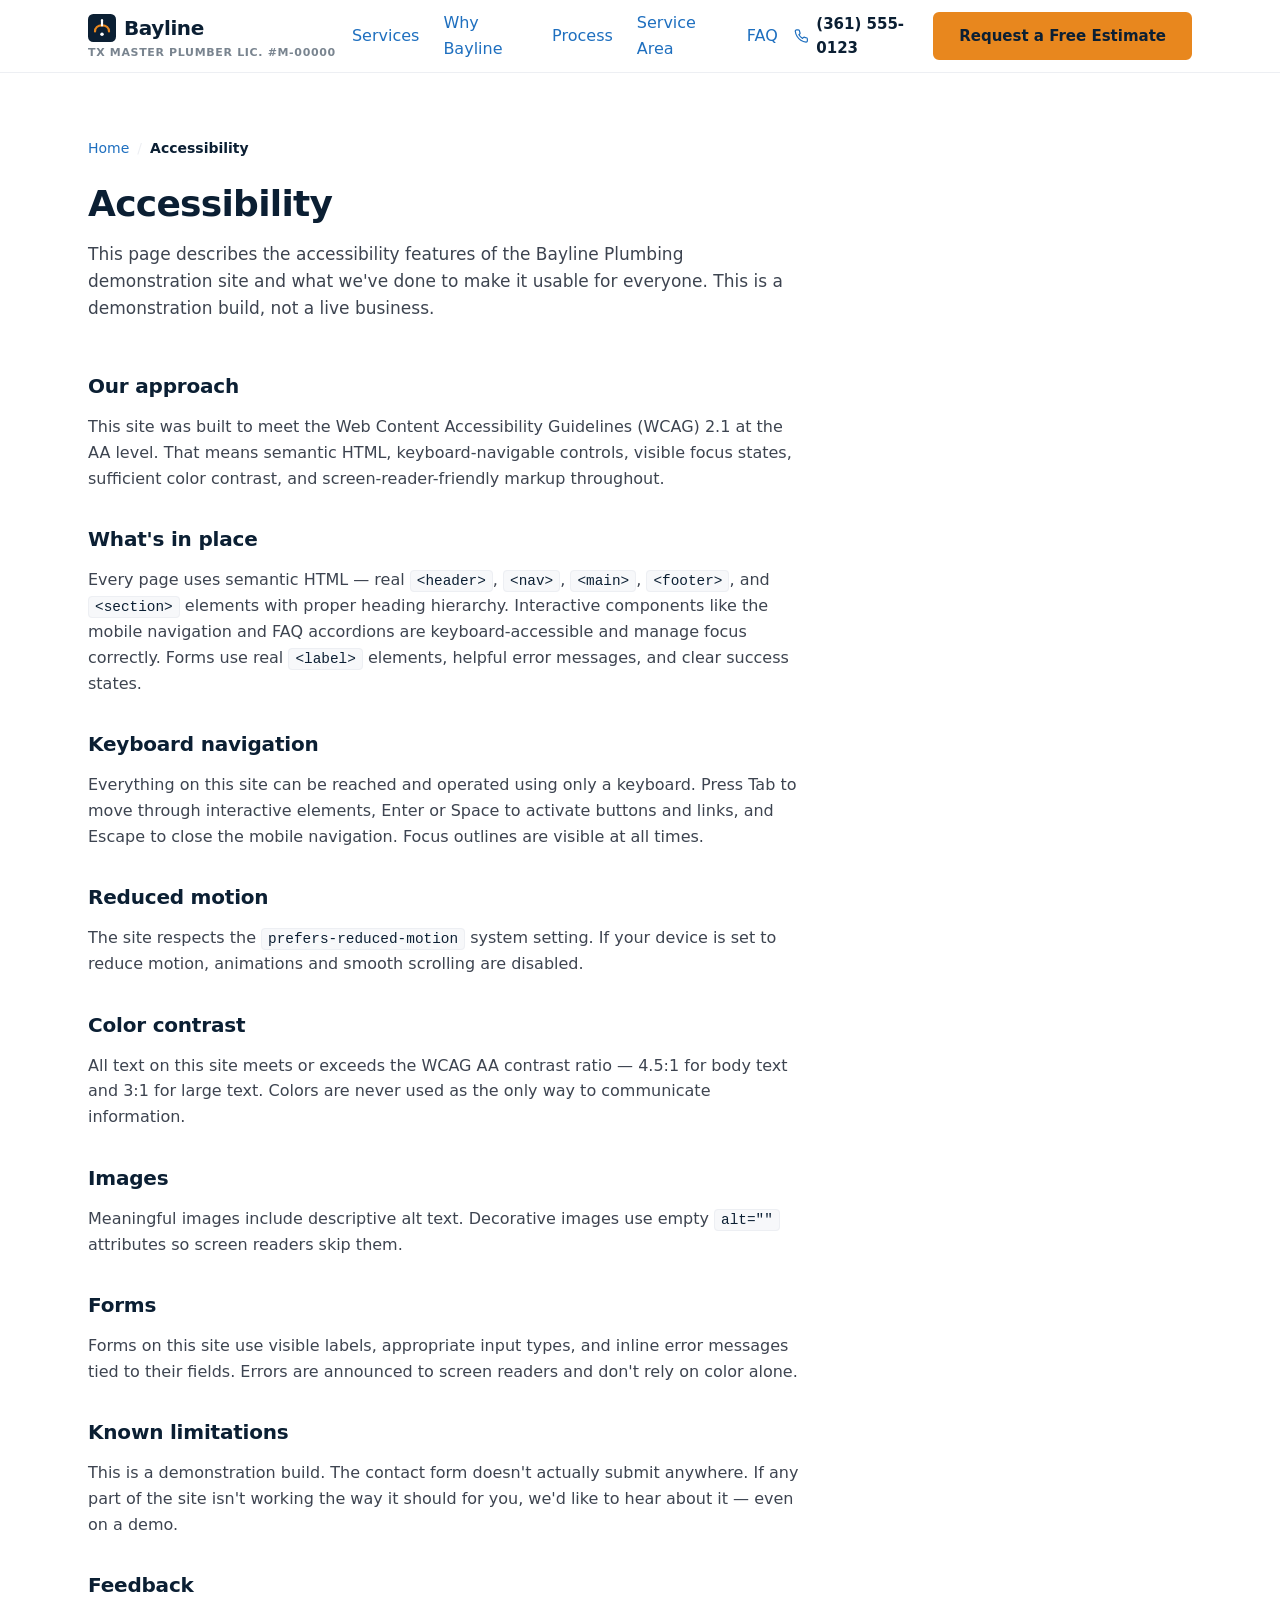
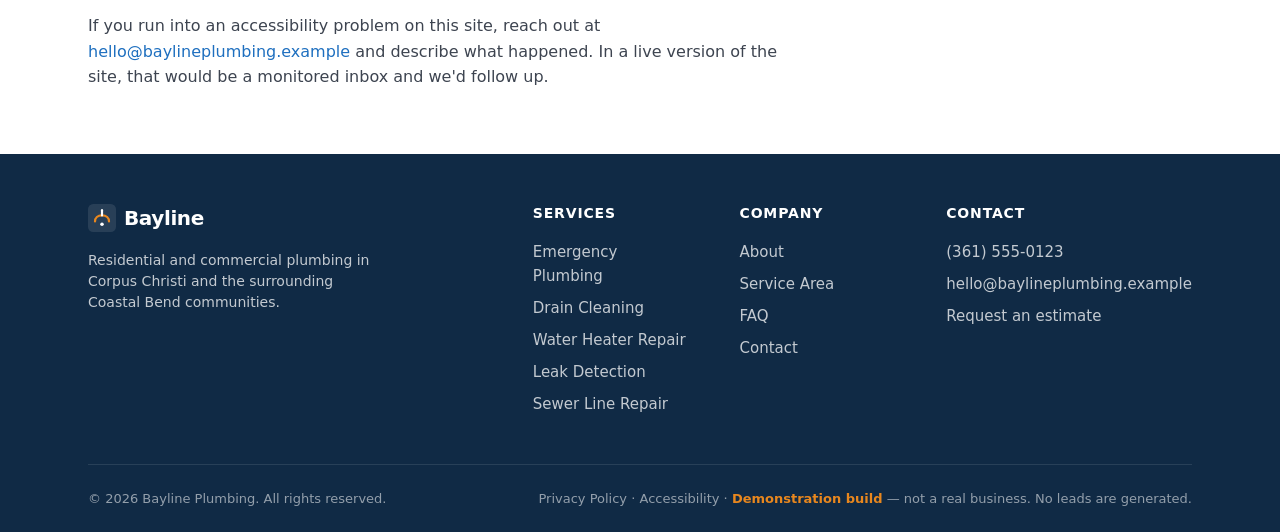
<file: accessibility.html>
<!DOCTYPE html>
<html lang="en">
<head>
  <meta charset="UTF-8">
  <meta name="viewport" content="width=device-width, initial-scale=1.0">
  <title>Accessibility | Bayline Plumbing</title>
  <meta name="description" content="Accessibility statement for the Bayline Plumbing demonstration website. Keyboard navigation, screen reader support, color contrast, and reduced motion.">
  <!-- Open Graph -->
  <meta property="og:title" content="Accessibility | Bayline Plumbing">
  <meta property="og:description" content="Accessibility statement for the Bayline Plumbing demonstration website.">
  <meta property="og:type" content="website">
  <meta property="og:url" content="https://baylineplumbing.example/accessibility">
  <meta property="og:image" content="https://baylineplumbing.example/og.png">
  <!-- Canonical -->
  <link rel="canonical" href="https://baylineplumbing.example/accessibility">

  <!-- No Index -->
  <meta name="robots" content="noindex">

  <link rel="stylesheet" href="css/tokens.css">
  <link rel="stylesheet" href="css/base.css">
  <link rel="stylesheet" href="css/components.css">
</head>
<body>
  <a class="skip-link" href="#main">Skip to main content</a>

  <!-- ===== HEADER ===== -->
  <header class="site-header">
    <div class="container header-inner">
      <div class="logo-wrap">
        <a class="logo" href="index.html" aria-label="Bayline Plumbing — Home">
          <svg viewBox="0 0 32 32" fill="none" aria-hidden="true">
            <rect width="32" height="32" rx="6" fill="var(--navy-900)"/>
            <path d="M8 20c0-4 3-7 8-7s8 3 8 7" stroke="var(--amber-500)" stroke-width="2.5" stroke-linecap="round"/>
            <path d="M16 13V7" stroke="var(--white)" stroke-width="2.5" stroke-linecap="round"/>
            <circle cx="16" cy="23" r="2" fill="var(--white)"/>
          </svg>
          Bayline
        </a>
        <span class="license-line">TX Master Plumber Lic. #M-00000</span>
      </div>

      <nav class="primary-nav" aria-label="Primary">
        <a href="services/index.html">Services</a>
        <a href="index.html#why">Why Bayline</a>
        <a href="index.html#process">Process</a>
        <a href="service-areas.html">Service Area</a>
        <a href="index.html#faq">FAQ</a>
      </nav>

      <div class="header-actions">
        <a class="header-phone" href="tel:+13615550123">
          <svg viewBox="0 0 24 24" fill="none" stroke="currentColor" stroke-width="2" stroke-linecap="round" stroke-linejoin="round" aria-hidden="true"><path d="M22 16.92v3a2 2 0 0 1-2.18 2 19.79 19.79 0 0 1-8.63-3.07 19.5 19.5 0 0 1-6-6 19.79 19.79 0 0 1-3.07-8.67A2 2 0 0 1 4.11 2h3a2 2 0 0 1 2 1.72c.127.96.361 1.903.7 2.81a2 2 0 0 1-.45 2.11L8.09 9.91a16 16 0 0 0 6 6l1.27-1.27a2 2 0 0 1 2.11-.45c.907.339 1.85.573 2.81.7A2 2 0 0 1 22 16.92z"/></svg>
          (361) 555-0123
        </a>
        <a class="btn btn--primary header-cta" href="index.html#contact">Request a Free Estimate</a>
        <button class="menu-toggle" type="button" aria-expanded="false" aria-controls="mobile-nav" aria-label="Open menu">
          <svg class="icon-menu" viewBox="0 0 24 24" fill="none" stroke="currentColor" stroke-width="2" stroke-linecap="round" aria-hidden="true"><path d="M3 6h18M3 12h18M3 18h18"/></svg>
          <svg class="icon-close" viewBox="0 0 24 24" fill="none" stroke="currentColor" stroke-width="2" stroke-linecap="round" aria-hidden="true"><path d="M18 6 6 18M6 6l12 12"/></svg>
        </button>
      </div>
    </div>
  </header>

  <!-- Mobile nav -->
  <nav class="mobile-nav" id="mobile-nav" aria-label="Mobile">
    <ul>
      <li><a href="services/index.html">Services</a></li>
      <li><a href="index.html#why">Why Bayline</a></li>
      <li><a href="index.html#process">Process</a></li>
      <li><a href="service-areas.html">Service Area</a></li>
      <li><a href="index.html#faq">FAQ</a></li>
      <li><a href="index.html#contact">Contact</a></li>
    </ul>
    <a class="btn btn--primary btn--block" href="index.html#contact">Request a Free Estimate</a>
  </nav>

  <main id="main">
    <section class="legal-page">
      <div class="container">
        <div class="legal-header">
          <nav class="breadcrumb breadcrumb--light" aria-label="Breadcrumb">
            <a href="index.html">Home</a>
            <span class="sep" aria-hidden="true">/</span>
            <span aria-current="page">Accessibility</span>
          </nav>
          <h1>Accessibility</h1>
          <p>This page describes the accessibility features of the Bayline Plumbing demonstration site and what we've done to make it usable for everyone. This is a demonstration build, not a live business.</p>
        </div>

        <div class="legal-body">
          <section aria-labelledby="approach-heading">
            <h2 id="approach-heading">Our approach</h2>
            <p>This site was built to meet the Web Content Accessibility Guidelines (WCAG) 2.1 at the AA level. That means semantic HTML, keyboard-navigable controls, visible focus states, sufficient color contrast, and screen-reader-friendly markup throughout.</p>
          </section>

          <section aria-labelledby="in-place-heading">
            <h2 id="in-place-heading">What's in place</h2>
            <p>Every page uses semantic HTML — real <code>&lt;header&gt;</code>, <code>&lt;nav&gt;</code>, <code>&lt;main&gt;</code>, <code>&lt;footer&gt;</code>, and <code>&lt;section&gt;</code> elements with proper heading hierarchy. Interactive components like the mobile navigation and FAQ accordions are keyboard-accessible and manage focus correctly. Forms use real <code>&lt;label&gt;</code> elements, helpful error messages, and clear success states.</p>
          </section>

          <section aria-labelledby="keyboard-heading">
            <h2 id="keyboard-heading">Keyboard navigation</h2>
            <p>Everything on this site can be reached and operated using only a keyboard. Press Tab to move through interactive elements, Enter or Space to activate buttons and links, and Escape to close the mobile navigation. Focus outlines are visible at all times.</p>
          </section>

          <section aria-labelledby="motion-heading">
            <h2 id="motion-heading">Reduced motion</h2>
            <p>The site respects the <code>prefers-reduced-motion</code> system setting. If your device is set to reduce motion, animations and smooth scrolling are disabled.</p>
          </section>

          <section aria-labelledby="contrast-heading">
            <h2 id="contrast-heading">Color contrast</h2>
            <p>All text on this site meets or exceeds the WCAG AA contrast ratio — 4.5:1 for body text and 3:1 for large text. Colors are never used as the only way to communicate information.</p>
          </section>

          <section aria-labelledby="images-heading">
            <h2 id="images-heading">Images</h2>
            <p>Meaningful images include descriptive alt text. Decorative images use empty <code>alt=""</code> attributes so screen readers skip them.</p>
          </section>

          <section aria-labelledby="forms-heading">
            <h2 id="forms-heading">Forms</h2>
            <p>Forms on this site use visible labels, appropriate input types, and inline error messages tied to their fields. Errors are announced to screen readers and don't rely on color alone.</p>
          </section>

          <section aria-labelledby="limitations-heading">
            <h2 id="limitations-heading">Known limitations</h2>
            <p>This is a demonstration build. The contact form doesn't actually submit anywhere. If any part of the site isn't working the way it should for you, we'd like to hear about it — even on a demo.</p>
          </section>

          <section aria-labelledby="feedback-heading">
            <h2 id="feedback-heading">Feedback</h2>
            <p>If you run into an accessibility problem on this site, reach out at <a href="mailto:hello@baylineplumbing.example">hello@baylineplumbing.example</a> and describe what happened. In a live version of the site, that would be a monitored inbox and we'd follow up.</p>
          </section>
        </div>
      </div>
    </section>
  </main>

  <!-- ===== FOOTER ===== -->
  <footer class="site-footer">
    <div class="container">
      <div class="footer-grid">
        <div class="footer-brand">
          <a class="logo" href="index.html" aria-label="Bayline Plumbing — Home">
            <svg viewBox="0 0 32 32" fill="none" aria-hidden="true" style="width: 28px; height: 28px;">
              <rect width="32" height="32" rx="6" fill="var(--white)" opacity="0.1"/>
              <path d="M8 20c0-4 3-7 8-7s8 3 8 7" stroke="var(--amber-500)" stroke-width="2.5" stroke-linecap="round"/>
              <path d="M16 13V7" stroke="var(--white)" stroke-width="2.5" stroke-linecap="round"/>
              <circle cx="16" cy="23" r="2" fill="var(--white)"/>
            </svg>
            Bayline
          </a>
          <p>Residential and commercial plumbing in Corpus Christi and the surrounding Coastal Bend communities.</p>
        </div>
        <div class="footer-col">
          <h3>Services</h3>
          <ul>
            <li><a href="services/emergency-plumbing.html">Emergency Plumbing</a></li>
            <li><a href="services/drain-cleaning.html">Drain Cleaning</a></li>
            <li><a href="services/water-heater-repair.html">Water Heater Repair</a></li>
            <li><a href="services/leak-detection.html">Leak Detection</a></li>
            <li><a href="services/sewer-line-repair.html">Sewer Line Repair</a></li>
          </ul>
        </div>
        <div class="footer-col">
          <h3>Company</h3>
          <ul>
            <li><a href="about.html">About</a></li>
            <li><a href="service-areas.html">Service Area</a></li>
            <li><a href="index.html#faq">FAQ</a></li>
            <li><a href="index.html#contact">Contact</a></li>
          </ul>
        </div>
        <div class="footer-col">
          <h3>Contact</h3>
          <ul>
            <li><a href="tel:+13615550123">(361) 555-0123</a></li>
            <li><a href="mailto:hello@baylineplumbing.example">hello@baylineplumbing.example</a></li>
            <li><a href="index.html#contact">Request an estimate</a></li>
          </ul>
        </div>
      </div>
      <div class="footer-bottom">
        <p>© <span id="year"></span> Bayline Plumbing. All rights reserved.</p>
        <p>
          <a href="privacy-policy.html" style="color: inherit;">Privacy Policy</a>
          ·
          <a href="accessibility.html" style="color: inherit;">Accessibility</a>
          ·
          <span class="demo-note">Demonstration build</span> — not a real business. No leads are generated.
        </p>
      </div>
    </div>
  </footer>

  <!-- ===== STICKY MOBILE CTA ===== -->
  <div class="sticky-cta" role="region" aria-label="Quick contact">
    <a class="btn btn--outline-dark" href="tel:+13615550123">
      <svg width="16" height="16" viewBox="0 0 24 24" fill="none" stroke="currentColor" stroke-width="2" stroke-linecap="round" stroke-linejoin="round" aria-hidden="true"><path d="M22 16.92v3a2 2 0 0 1-2.18 2 19.79 19.79 0 0 1-8.63-3.07 19.5 19.5 0 0 1-6-6 19.79 19.79 0 0 1-3.07-8.67A2 2 0 0 1 4.11 2h3a2 2 0 0 1 2 1.72c.127.96.361 1.903.7 2.81a2 2 0 0 1-.45 2.11L8.09 9.91a16 16 0 0 0 6 6l1.27-1.27a2 2 0 0 1 2.11-.45c.907.339 1.85.573 2.81.7A2 2 0 0 1 22 16.92z"/></svg>
      Call Now
    </a>
    <a class="btn btn--primary" href="index.html#contact">Request Estimate</a>
  </div>

  <script src="js/main.js" defer></script>
</body>
</html>
</file>
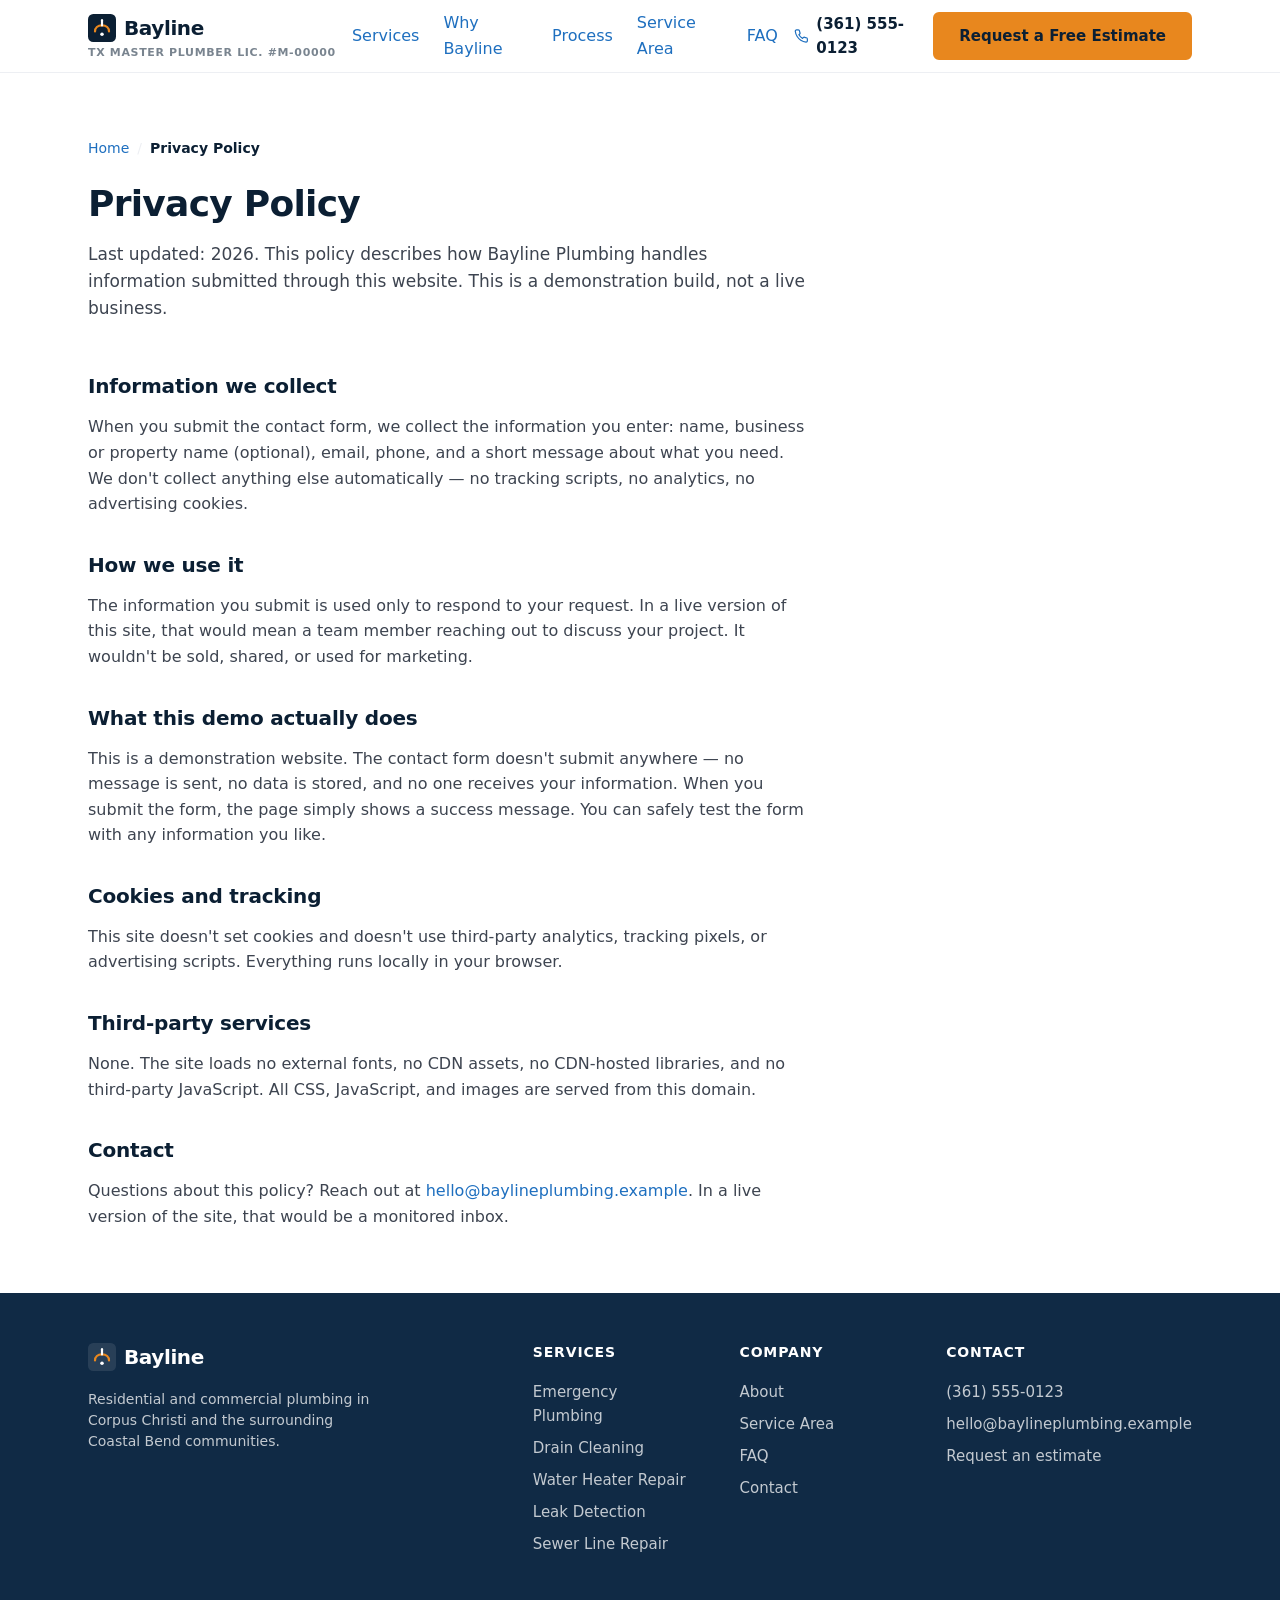
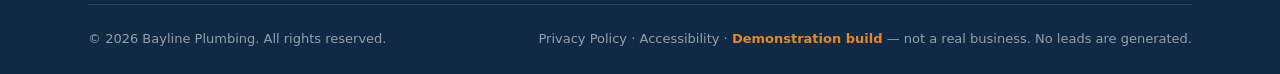
<file: privacy-policy.html>
<!DOCTYPE html>
<html lang="en">
<head>
  <meta charset="UTF-8">
  <meta name="viewport" content="width=device-width, initial-scale=1.0">
  <title>Privacy Policy | Bayline Plumbing</title>
  <meta name="description" content="Privacy policy for the Bayline Plumbing demonstration website. What information is collected, how it's used, and what this demo build actually does.">
  <!-- Open Graph -->
  <meta property="og:title" content="Privacy Policy | Bayline Plumbing">
  <meta property="og:description" content="Privacy policy for the Bayline Plumbing demonstration website.">
  <meta property="og:type" content="website">
  <meta property="og:url" content="https://baylineplumbing.example/privacy-policy">
  <meta property="og:image" content="https://baylineplumbing.example/og.png">
  <!-- Canonical -->
  <link rel="canonical" href="https://baylineplumbing.example/privacy-policy">

  <!-- No Index -->
  <meta name="robots" content="noindex">

  <link rel="stylesheet" href="css/tokens.css">
  <link rel="stylesheet" href="css/base.css">
  <link rel="stylesheet" href="css/components.css">
</head>
<body>
  <a class="skip-link" href="#main">Skip to main content</a>

  <!-- ===== HEADER ===== -->
  <header class="site-header">
    <div class="container header-inner">
      <div class="logo-wrap">
        <a class="logo" href="index.html" aria-label="Bayline Plumbing — Home">
          <svg viewBox="0 0 32 32" fill="none" aria-hidden="true">
            <rect width="32" height="32" rx="6" fill="var(--navy-900)"/>
            <path d="M8 20c0-4 3-7 8-7s8 3 8 7" stroke="var(--amber-500)" stroke-width="2.5" stroke-linecap="round"/>
            <path d="M16 13V7" stroke="var(--white)" stroke-width="2.5" stroke-linecap="round"/>
            <circle cx="16" cy="23" r="2" fill="var(--white)"/>
          </svg>
          Bayline
        </a>
        <span class="license-line">TX Master Plumber Lic. #M-00000</span>
      </div>

      <nav class="primary-nav" aria-label="Primary">
        <a href="services/index.html">Services</a>
        <a href="index.html#why">Why Bayline</a>
        <a href="index.html#process">Process</a>
        <a href="service-areas.html">Service Area</a>
        <a href="index.html#faq">FAQ</a>
      </nav>

      <div class="header-actions">
        <a class="header-phone" href="tel:+13615550123">
          <svg viewBox="0 0 24 24" fill="none" stroke="currentColor" stroke-width="2" stroke-linecap="round" stroke-linejoin="round" aria-hidden="true"><path d="M22 16.92v3a2 2 0 0 1-2.18 2 19.79 19.79 0 0 1-8.63-3.07 19.5 19.5 0 0 1-6-6 19.79 19.79 0 0 1-3.07-8.67A2 2 0 0 1 4.11 2h3a2 2 0 0 1 2 1.72c.127.96.361 1.903.7 2.81a2 2 0 0 1-.45 2.11L8.09 9.91a16 16 0 0 0 6 6l1.27-1.27a2 2 0 0 1 2.11-.45c.907.339 1.85.573 2.81.7A2 2 0 0 1 22 16.92z"/></svg>
          (361) 555-0123
        </a>
        <a class="btn btn--primary header-cta" href="index.html#contact">Request a Free Estimate</a>
        <button class="menu-toggle" type="button" aria-expanded="false" aria-controls="mobile-nav" aria-label="Open menu">
          <svg class="icon-menu" viewBox="0 0 24 24" fill="none" stroke="currentColor" stroke-width="2" stroke-linecap="round" aria-hidden="true"><path d="M3 6h18M3 12h18M3 18h18"/></svg>
          <svg class="icon-close" viewBox="0 0 24 24" fill="none" stroke="currentColor" stroke-width="2" stroke-linecap="round" aria-hidden="true"><path d="M18 6 6 18M6 6l12 12"/></svg>
        </button>
      </div>
    </div>
  </header>

  <!-- Mobile nav -->
  <nav class="mobile-nav" id="mobile-nav" aria-label="Mobile">
    <ul>
      <li><a href="services/index.html">Services</a></li>
      <li><a href="index.html#why">Why Bayline</a></li>
      <li><a href="index.html#process">Process</a></li>
      <li><a href="service-areas.html">Service Area</a></li>
      <li><a href="index.html#faq">FAQ</a></li>
      <li><a href="index.html#contact">Contact</a></li>
    </ul>
    <a class="btn btn--primary btn--block" href="index.html#contact">Request a Free Estimate</a>
  </nav>

  <main id="main">
    <section class="legal-page">
      <div class="container">
        <div class="legal-header">
          <nav class="breadcrumb breadcrumb--light" aria-label="Breadcrumb">
            <a href="index.html">Home</a>
            <span class="sep" aria-hidden="true">/</span>
            <span aria-current="page">Privacy Policy</span>
          </nav>
          <h1>Privacy Policy</h1>
          <p>Last updated: 2026. This policy describes how Bayline Plumbing handles information submitted through this website. This is a demonstration build, not a live business.</p>
        </div>

        <div class="legal-body">
          <section aria-labelledby="collect-heading">
            <h2 id="collect-heading">Information we collect</h2>
            <p>When you submit the contact form, we collect the information you enter: name, business or property name (optional), email, phone, and a short message about what you need. We don't collect anything else automatically — no tracking scripts, no analytics, no advertising cookies.</p>
          </section>

          <section aria-labelledby="use-heading">
            <h2 id="use-heading">How we use it</h2>
            <p>The information you submit is used only to respond to your request. In a live version of this site, that would mean a team member reaching out to discuss your project. It wouldn't be sold, shared, or used for marketing.</p>
          </section>

          <section aria-labelledby="demo-heading">
            <h2 id="demo-heading">What this demo actually does</h2>
            <p>This is a demonstration website. The contact form doesn't submit anywhere — no message is sent, no data is stored, and no one receives your information. When you submit the form, the page simply shows a success message. You can safely test the form with any information you like.</p>
          </section>

          <section aria-labelledby="cookies-heading">
            <h2 id="cookies-heading">Cookies and tracking</h2>
            <p>This site doesn't set cookies and doesn't use third-party analytics, tracking pixels, or advertising scripts. Everything runs locally in your browser.</p>
          </section>

          <section aria-labelledby="third-party-heading">
            <h2 id="third-party-heading">Third-party services</h2>
            <p>None. The site loads no external fonts, no CDN assets, no CDN-hosted libraries, and no third-party JavaScript. All CSS, JavaScript, and images are served from this domain.</p>
          </section>

          <section aria-labelledby="contact-heading">
            <h2 id="contact-heading">Contact</h2>
            <p>Questions about this policy? Reach out at <a href="mailto:hello@baylineplumbing.example">hello@baylineplumbing.example</a>. In a live version of the site, that would be a monitored inbox.</p>
          </section>
        </div>
      </div>
    </section>
  </main>

  <!-- ===== FOOTER ===== -->
  <footer class="site-footer">
    <div class="container">
      <div class="footer-grid">
        <div class="footer-brand">
          <a class="logo" href="index.html" aria-label="Bayline Plumbing — Home">
            <svg viewBox="0 0 32 32" fill="none" aria-hidden="true" style="width: 28px; height: 28px;">
              <rect width="32" height="32" rx="6" fill="var(--white)" opacity="0.1"/>
              <path d="M8 20c0-4 3-7 8-7s8 3 8 7" stroke="var(--amber-500)" stroke-width="2.5" stroke-linecap="round"/>
              <path d="M16 13V7" stroke="var(--white)" stroke-width="2.5" stroke-linecap="round"/>
              <circle cx="16" cy="23" r="2" fill="var(--white)"/>
            </svg>
            Bayline
          </a>
          <p>Residential and commercial plumbing in Corpus Christi and the surrounding Coastal Bend communities.</p>
        </div>
        <div class="footer-col">
          <h3>Services</h3>
          <ul>
            <li><a href="services/emergency-plumbing.html">Emergency Plumbing</a></li>
            <li><a href="services/drain-cleaning.html">Drain Cleaning</a></li>
            <li><a href="services/water-heater-repair.html">Water Heater Repair</a></li>
            <li><a href="services/leak-detection.html">Leak Detection</a></li>
            <li><a href="services/sewer-line-repair.html">Sewer Line Repair</a></li>
          </ul>
        </div>
        <div class="footer-col">
          <h3>Company</h3>
          <ul>
            <li><a href="about.html">About</a></li>
            <li><a href="service-areas.html">Service Area</a></li>
            <li><a href="index.html#faq">FAQ</a></li>
            <li><a href="index.html#contact">Contact</a></li>
          </ul>
        </div>
        <div class="footer-col">
          <h3>Contact</h3>
          <ul>
            <li><a href="tel:+13615550123">(361) 555-0123</a></li>
            <li><a href="mailto:hello@baylineplumbing.example">hello@baylineplumbing.example</a></li>
            <li><a href="index.html#contact">Request an estimate</a></li>
          </ul>
        </div>
      </div>
      <div class="footer-bottom">
        <p>© <span id="year"></span> Bayline Plumbing. All rights reserved.</p>
        <p>
          <a href="privacy-policy.html" style="color: inherit;">Privacy Policy</a>
          ·
          <a href="accessibility.html" style="color: inherit;">Accessibility</a>
          ·
          <span class="demo-note">Demonstration build</span> — not a real business. No leads are generated.
        </p>
      </div>
    </div>
  </footer>

  <!-- ===== STICKY MOBILE CTA ===== -->
  <div class="sticky-cta" role="region" aria-label="Quick contact">
    <a class="btn btn--outline-dark" href="tel:+13615550123">
      <svg width="16" height="16" viewBox="0 0 24 24" fill="none" stroke="currentColor" stroke-width="2" stroke-linecap="round" stroke-linejoin="round" aria-hidden="true"><path d="M22 16.92v3a2 2 0 0 1-2.18 2 19.79 19.79 0 0 1-8.63-3.07 19.5 19.5 0 0 1-6-6 19.79 19.79 0 0 1-3.07-8.67A2 2 0 0 1 4.11 2h3a2 2 0 0 1 2 1.72c.127.96.361 1.903.7 2.81a2 2 0 0 1-.45 2.11L8.09 9.91a16 16 0 0 0 6 6l1.27-1.27a2 2 0 0 1 2.11-.45c.907.339 1.85.573 2.81.7A2 2 0 0 1 22 16.92z"/></svg>
      Call Now
    </a>
    <a class="btn btn--primary" href="index.html#contact">Request Estimate</a>
  </div>

  <script src="js/main.js" defer></script>
</body>
</html>
</file>
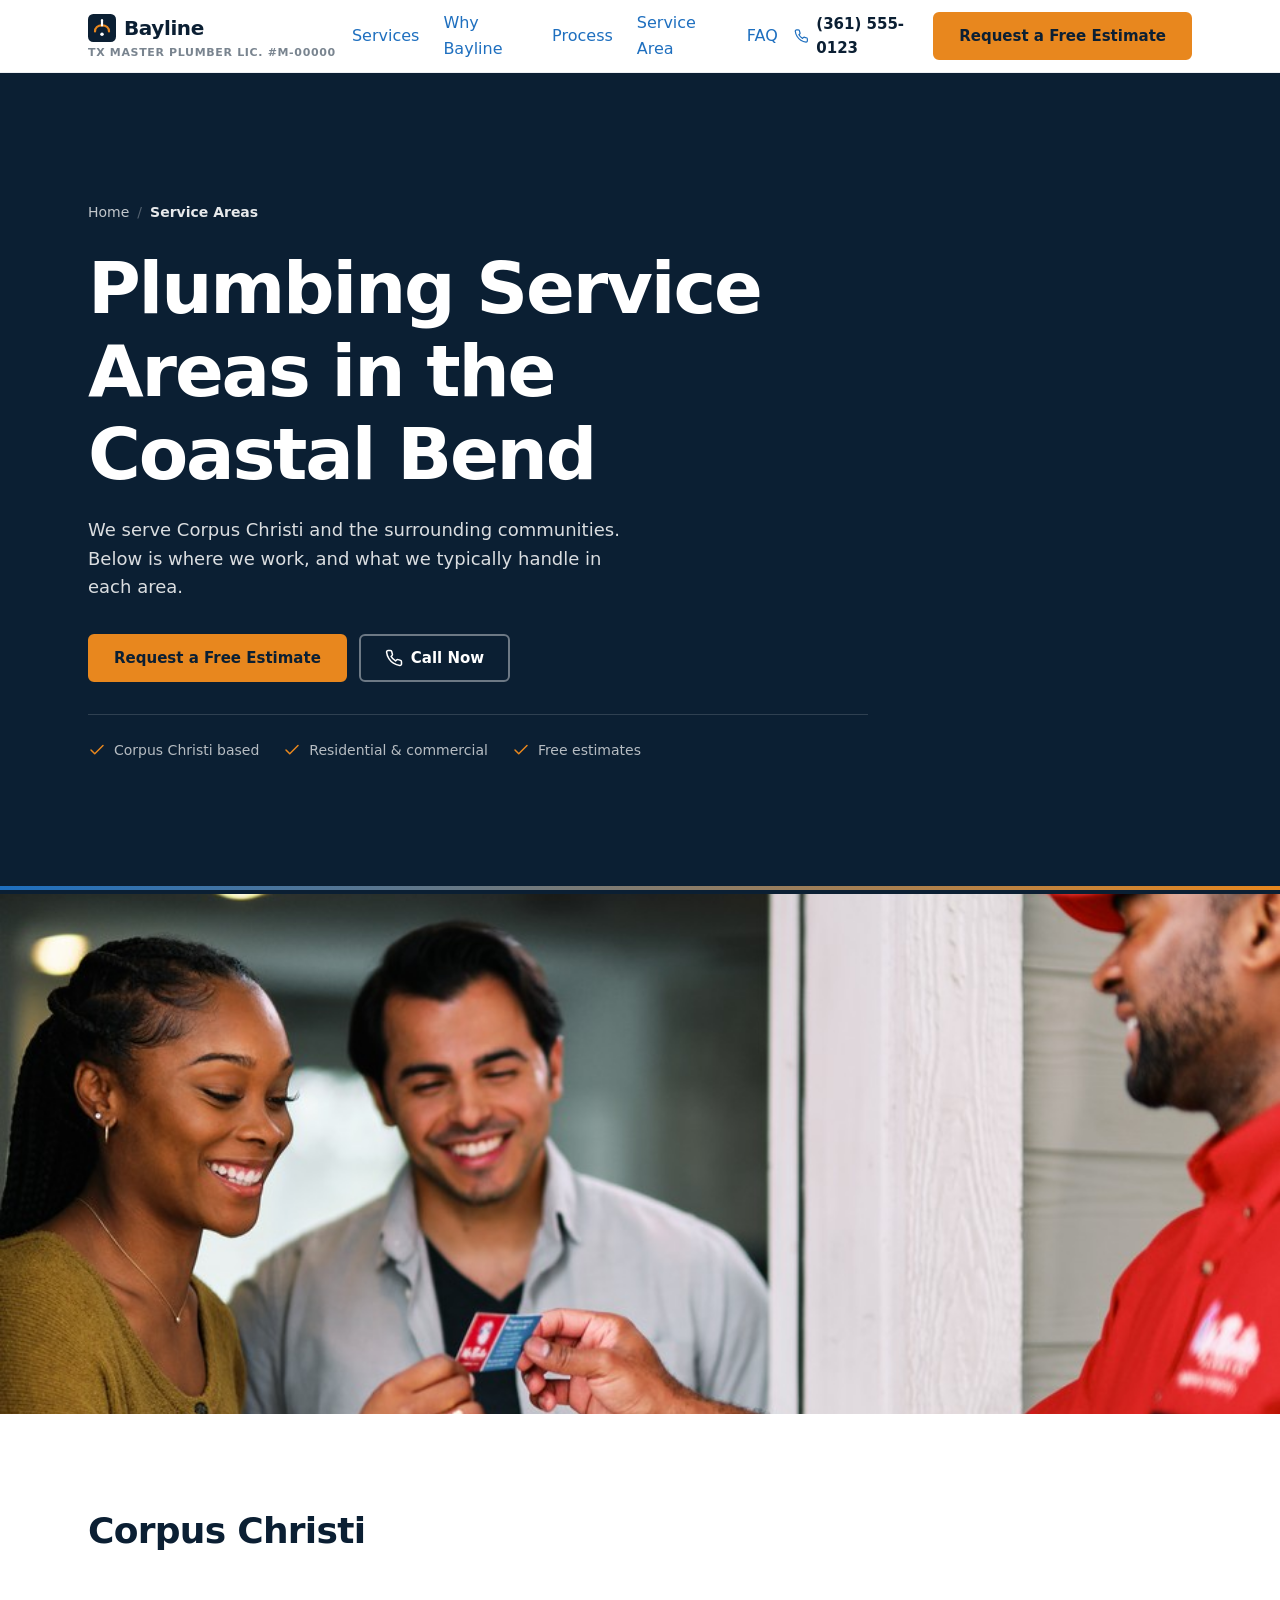
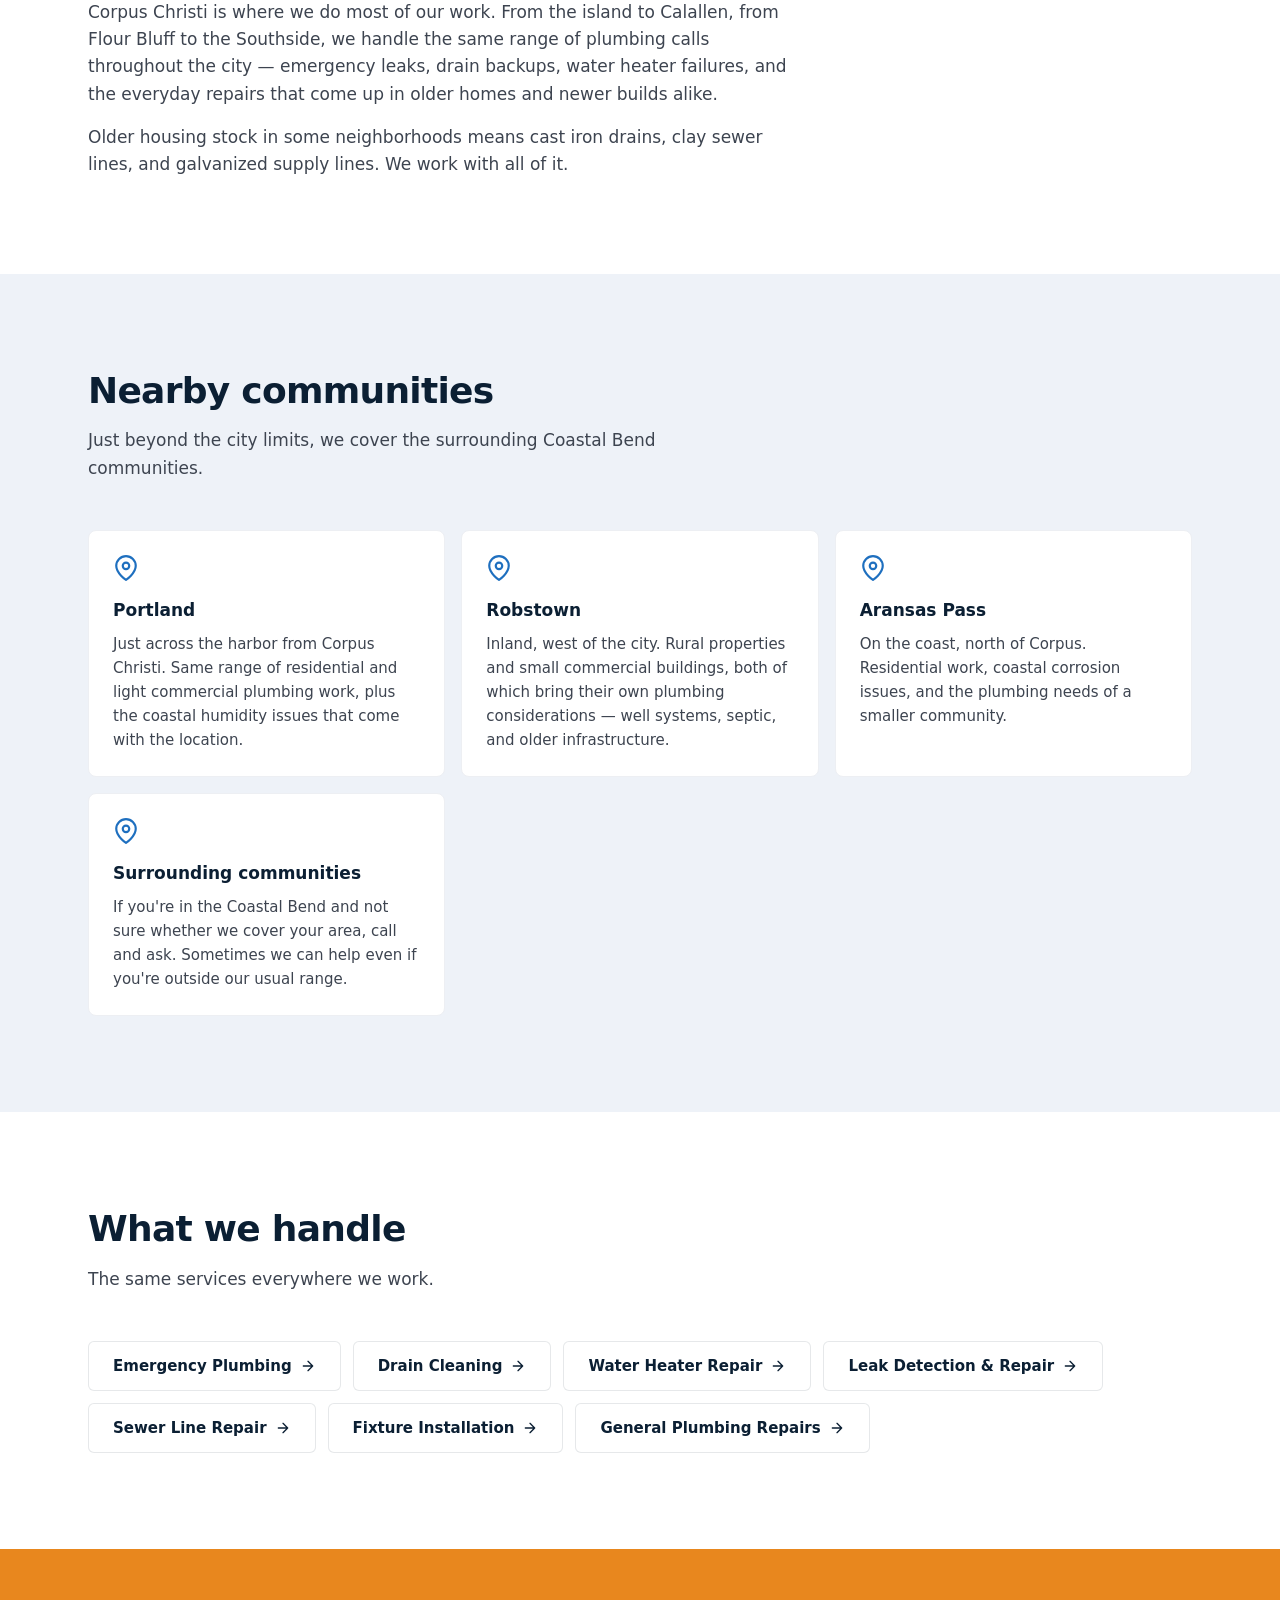
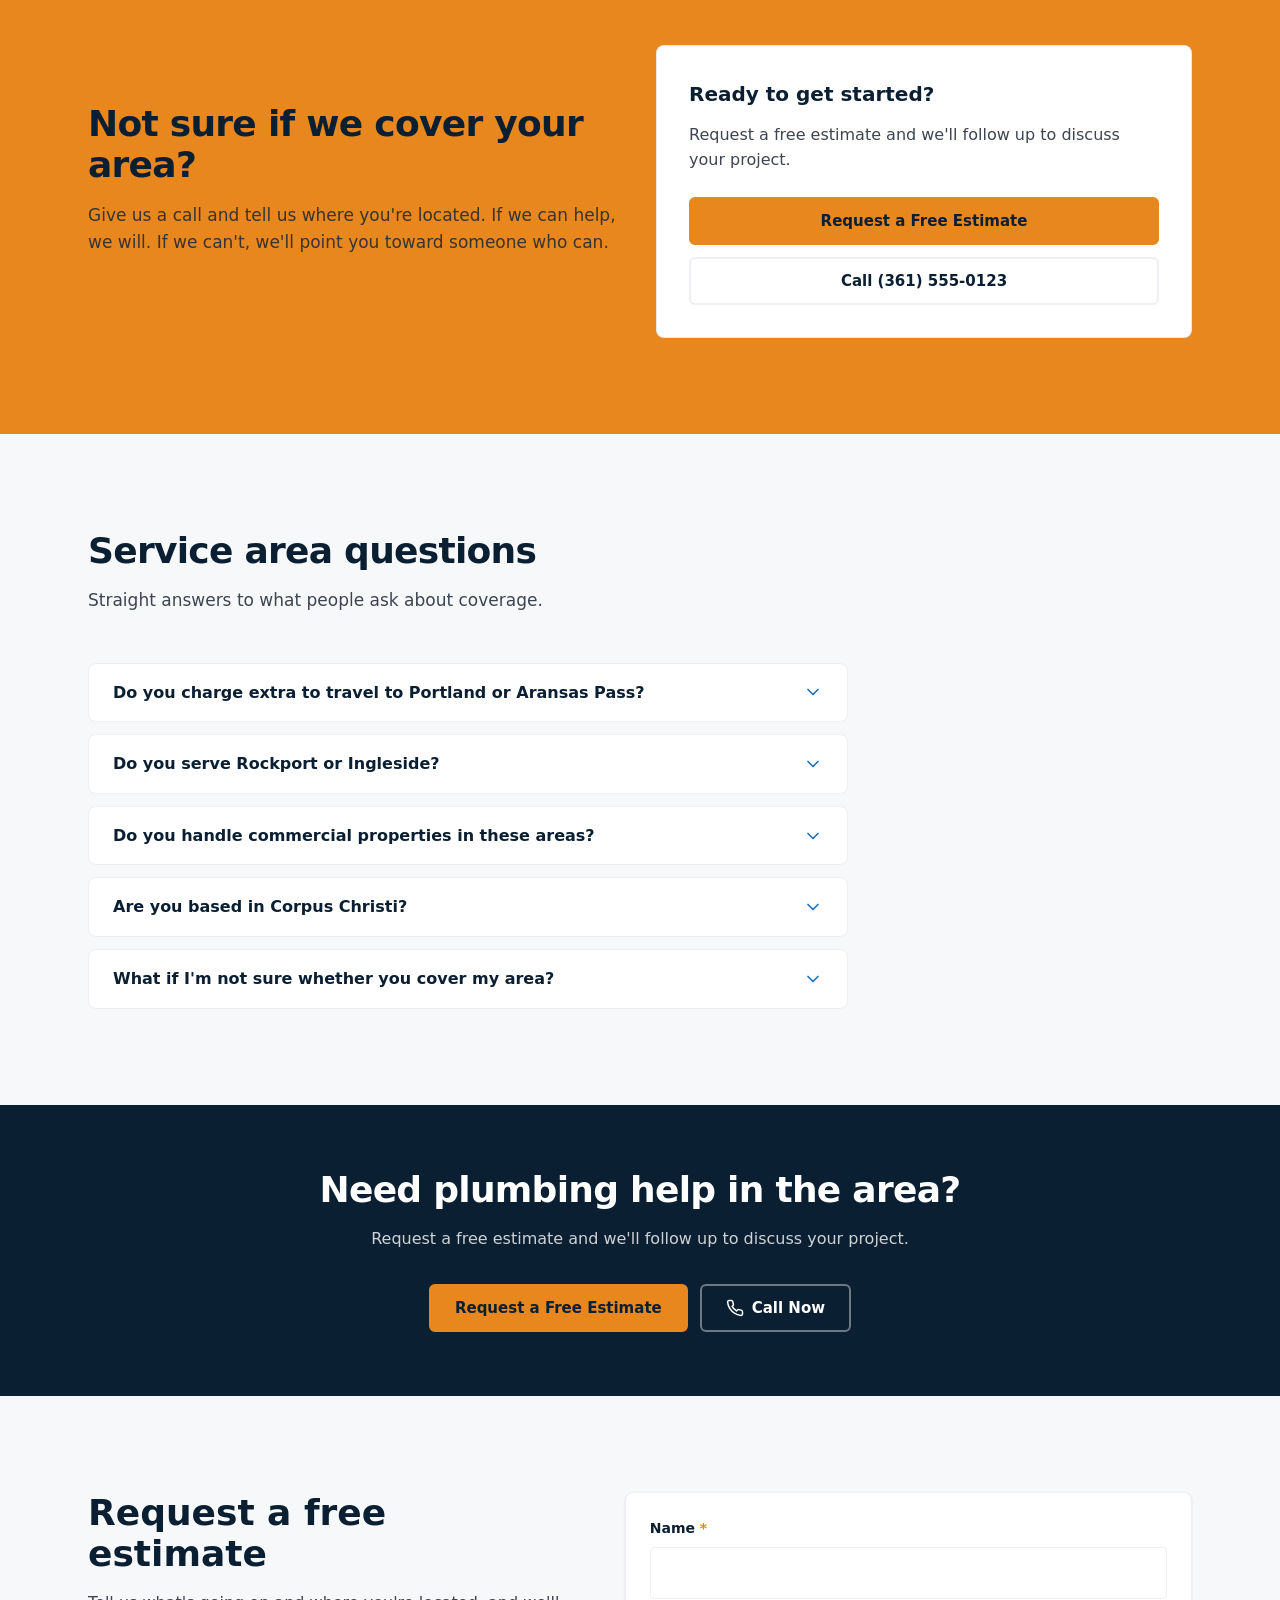
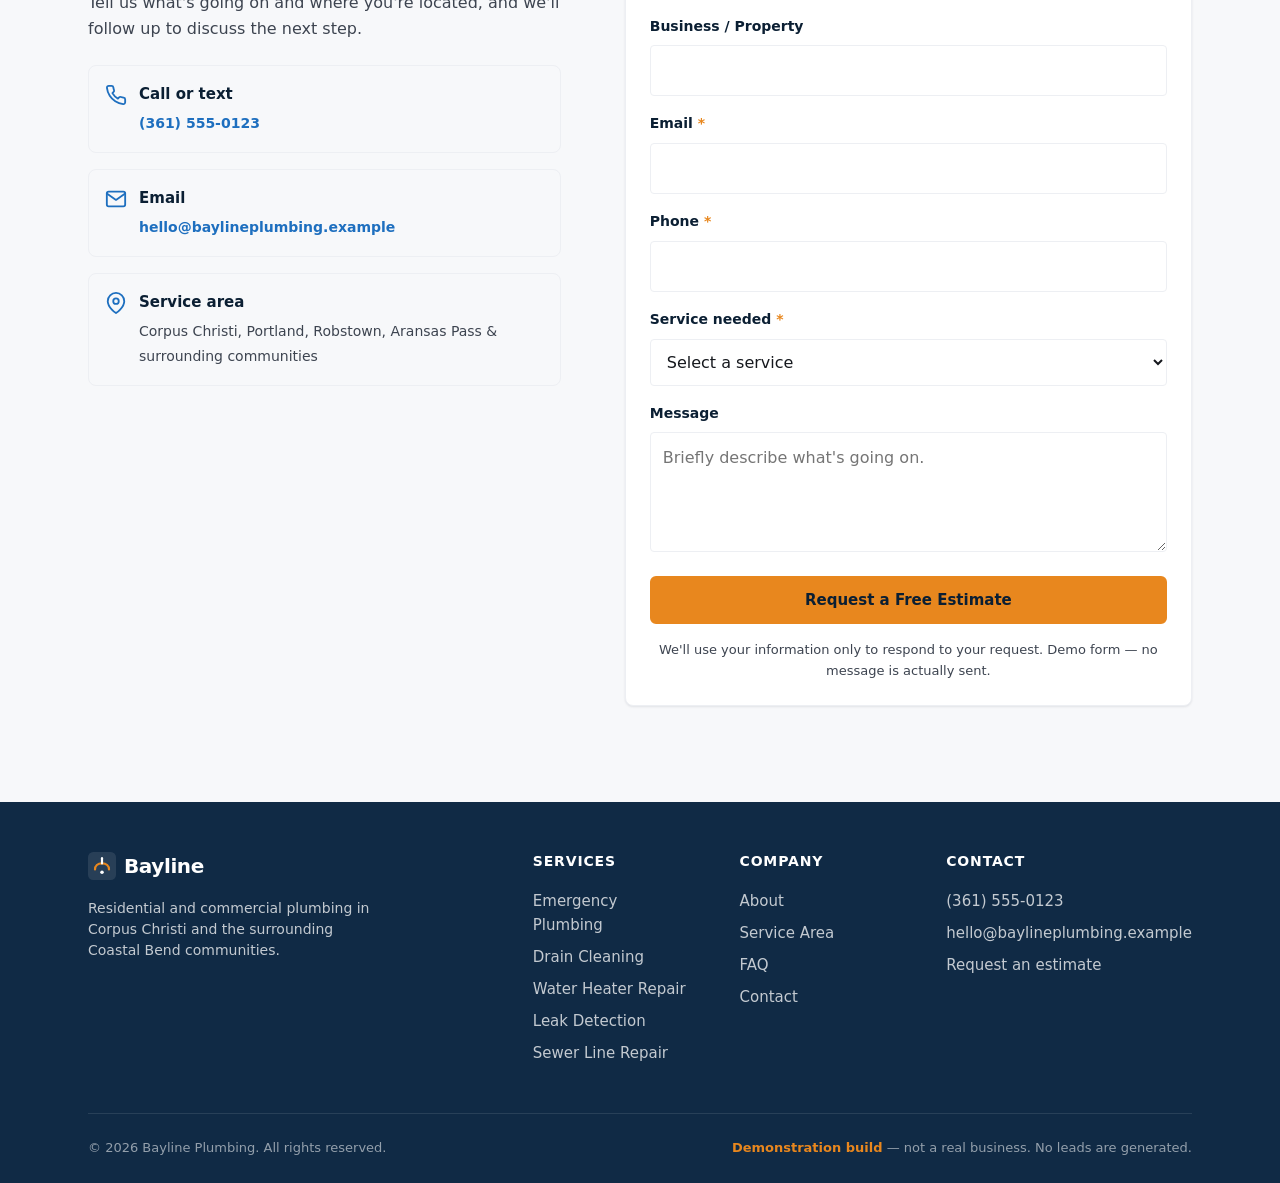
<file: service-areas.html>
<!DOCTYPE html>
<html lang="en">
<head>
  <meta charset="UTF-8">
  <meta name="viewport" content="width=device-width, initial-scale=1.0">
  <title>Service Areas | Bayline Plumbing | Corpus Christi, TX</title>
  <meta name="description" content="Plumbing service areas across the Coastal Bend. Corpus Christi, Portland, Robstown, Aransas Pass, and surrounding communities. Request a free estimate.">
  <!-- Open Graph -->
  <meta property="og:title" content="Service Areas | Bayline Plumbing | Corpus Christi, TX">
  <meta property="og:description" content="Plumbing service areas across the Coastal Bend — Corpus Christi, Portland, Robstown, Aransas Pass, and surrounding communities.">
  <meta property="og:type" content="website">
  <meta property="og:url" content="https://baylineplumbing.example/service-areas">
  <meta property="og:image" content="https://baylineplumbing.example/og.png">
  <!-- Canonical -->
  <link rel="canonical" href="https://baylineplumbing.example/service-areas">

  <!-- JSON-LD: LocalBusiness (Plumber) -->
  <script type="application/ld+json">
  {
    "@context": "https://schema.org",
    "@type": "Plumber",
    "name": "Bayline Plumbing",
    "areaServed": ["Corpus Christi", "Portland", "Robstown", "Aransas Pass"],
    "telephone": "+1-361-555-0123",
    "url": "https://baylineplumbing.example"
  }
  </script>

  <link rel="stylesheet" href="css/tokens.css">
  <link rel="stylesheet" href="css/base.css">
  <link rel="stylesheet" href="css/components.css">
</head>
<body>
  <a class="skip-link" href="#main">Skip to main content</a>

  <!-- ===== HEADER ===== -->
  <header class="site-header">
    <div class="container header-inner">
      <div class="logo-wrap">
        <a class="logo" href="index.html" aria-label="Bayline Plumbing — Home">
          <svg viewBox="0 0 32 32" fill="none" aria-hidden="true">
            <rect width="32" height="32" rx="6" fill="var(--navy-900)"/>
            <path d="M8 20c0-4 3-7 8-7s8 3 8 7" stroke="var(--amber-500)" stroke-width="2.5" stroke-linecap="round"/>
            <path d="M16 13V7" stroke="var(--white)" stroke-width="2.5" stroke-linecap="round"/>
            <circle cx="16" cy="23" r="2" fill="var(--white)"/>
          </svg>
          Bayline
        </a>
        <span class="license-line">TX Master Plumber Lic. #M-00000</span>
      </div>

      <nav class="primary-nav" aria-label="Primary">
        <a href="services/index.html">Services</a>
        <a href="index.html#why">Why Bayline</a>
        <a href="index.html#process">Process</a>
        <a href="service-areas.html" aria-current="page">Service Area</a>
        <a href="index.html#faq">FAQ</a>
      </nav>

      <div class="header-actions">
        <a class="header-phone" href="tel:+13615550123">
          <svg viewBox="0 0 24 24" fill="none" stroke="currentColor" stroke-width="2" stroke-linecap="round" stroke-linejoin="round" aria-hidden="true"><path d="M22 16.92v3a2 2 0 0 1-2.18 2 19.79 19.79 0 0 1-8.63-3.07 19.5 19.5 0 0 1-6-6 19.79 19.79 0 0 1-3.07-8.67A2 2 0 0 1 4.11 2h3a2 2 0 0 1 2 1.72c.127.96.361 1.903.7 2.81a2 2 0 0 1-.45 2.11L8.09 9.91a16 16 0 0 0 6 6l1.27-1.27a2 2 0 0 1 2.11-.45c.907.339 1.85.573 2.81.7A2 2 0 0 1 22 16.92z"/></svg>
          (361) 555-0123
        </a>
        <a class="btn btn--primary header-cta" href="#contact">Request a Free Estimate</a>
        <button class="menu-toggle" type="button" aria-expanded="false" aria-controls="mobile-nav" aria-label="Open menu">
          <svg class="icon-menu" viewBox="0 0 24 24" fill="none" stroke="currentColor" stroke-width="2" stroke-linecap="round" aria-hidden="true"><path d="M3 6h18M3 12h18M3 18h18"/></svg>
          <svg class="icon-close" viewBox="0 0 24 24" fill="none" stroke="currentColor" stroke-width="2" stroke-linecap="round" aria-hidden="true"><path d="M18 6 6 18M6 6l12 12"/></svg>
        </button>
      </div>
    </div>
  </header>

  <!-- Mobile nav -->
  <nav class="mobile-nav" id="mobile-nav" aria-label="Mobile">
    <ul>
      <li><a href="services/index.html">Services</a></li>
      <li><a href="index.html#why">Why Bayline</a></li>
      <li><a href="index.html#process">Process</a></li>
      <li><a href="service-areas.html">Service Area</a></li>
      <li><a href="index.html#faq">FAQ</a></li>
      <li><a href="#contact">Contact</a></li>
    </ul>
    <a class="btn btn--primary btn--block" href="#contact">Request a Free Estimate</a>
  </nav>

  <main id="main">
    <!-- ===== HERO ===== -->
    <section class="hero">
      <div class="container hero-grid">
        <div>
          <nav class="breadcrumb" aria-label="Breadcrumb">
            <a href="index.html">Home</a>
            <span class="sep" aria-hidden="true">/</span>
            <span aria-current="page">Service Areas</span>
          </nav>

          <h1>Plumbing Service Areas in the Coastal Bend</h1>
          <p class="hero-sub">We serve Corpus Christi and the surrounding communities. Below is where we work, and what we typically handle in each area.</p>
          <div class="hero-ctas">
            <a class="btn btn--primary" href="#contact">Request a Free Estimate</a>
            <a class="btn btn--outline" href="tel:+13615550123">
              <svg width="18" height="18" viewBox="0 0 24 24" fill="none" stroke="currentColor" stroke-width="2" stroke-linecap="round" stroke-linejoin="round" aria-hidden="true"><path d="M22 16.92v3a2 2 0 0 1-2.18 2 19.79 19.79 0 0 1-8.63-3.07 19.5 19.5 0 0 1-6-6 19.79 19.79 0 0 1-3.07-8.67A2 2 0 0 1 4.11 2h3a2 2 0 0 1 2 1.72c.127.96.361 1.903.7 2.81a2 2 0 0 1-.45 2.11L8.09 9.91a16 16 0 0 0 6 6l1.27-1.27a2 2 0 0 1 2.11-.45c.907.339 1.85.573 2.81.7A2 2 0 0 1 22 16.92z"/></svg>
              Call Now
            </a>
          </div>
          <div class="hero-trust">
            <span>
              <svg viewBox="0 0 24 24" fill="none" stroke="currentColor" stroke-width="2" stroke-linecap="round" stroke-linejoin="round" aria-hidden="true"><path d="M20 6 9 17l-5-5"/></svg>
              Corpus Christi based
            </span>
            <span>
              <svg viewBox="0 0 24 24" fill="none" stroke="currentColor" stroke-width="2" stroke-linecap="round" stroke-linejoin="round" aria-hidden="true"><path d="M20 6 9 17l-5-5"/></svg>
              Residential &amp; commercial
            </span>
            <span>
              <svg viewBox="0 0 24 24" fill="none" stroke="currentColor" stroke-width="2" stroke-linecap="round" stroke-linejoin="round" aria-hidden="true"><path d="M20 6 9 17l-5-5"/></svg>
              Free estimates
            </span>
          </div>
        </div>
      </div>
    </section>

    <!-- ===== PHOTO BAND ===== -->
    <section class="photo-band" aria-label="Coastal Bend">
      <!-- REPLACE: swap this for a real photo when ready -->
      <!-- <div class="photo-band__placeholder" role="img" aria-label="Placeholder for Coastal Bend or Corpus Christi skyline photo"></div> -->

      <img
        class="photo-band__img"
        src="images/service-area.jpg"
        alt="Corpus Christi and the Coastal Bend"
        width="1600"
        height="900"
        loading="eager"
        decoding="async"
      />

    </section>

    <!-- ===== PRIMARY AREA ===== -->
    <section class="section" aria-labelledby="corpus-heading">
      <div class="container">
        <div class="section-header reveal">
          <h2 id="corpus-heading">Corpus Christi</h2>
        </div>
        <div class="prose reveal">
          <p>Corpus Christi is where we do most of our work. From the island to Calallen, from Flour Bluff to the Southside, we handle the same range of plumbing calls throughout the city — emergency leaks, drain backups, water heater failures, and the everyday repairs that come up in older homes and newer builds alike.</p>
          <p>Older housing stock in some neighborhoods means cast iron drains, clay sewer lines, and galvanized supply lines. We work with all of it.</p>
        </div>
      </div>
    </section>

    <!-- ===== NEARBY COMMUNITIES ===== -->
    <section class="section section--process" aria-labelledby="nearby-heading">
      <div class="container">
        <div class="section-header reveal">
          <h2 id="nearby-heading">Nearby communities</h2>
          <p>Just beyond the city limits, we cover the surrounding Coastal Bend communities.</p>
        </div>
        <div class="problem-grid">
          <article class="problem-card reveal">
            <svg viewBox="0 0 24 24" fill="none" stroke="currentColor" stroke-width="2" stroke-linecap="round" stroke-linejoin="round" aria-hidden="true"><path d="M21 10c0 7-9 13-9 13s-9-6-9-13a9 9 0 0 1 18 0z"/><circle cx="12" cy="10" r="3"/></svg>
            <h3>Portland</h3>
            <p>Just across the harbor from Corpus Christi. Same range of residential and light commercial plumbing work, plus the coastal humidity issues that come with the location.</p>
          </article>
          <article class="problem-card reveal">
            <svg viewBox="0 0 24 24" fill="none" stroke="currentColor" stroke-width="2" stroke-linecap="round" stroke-linejoin="round" aria-hidden="true"><path d="M21 10c0 7-9 13-9 13s-9-6-9-13a9 9 0 0 1 18 0z"/><circle cx="12" cy="10" r="3"/></svg>
            <h3>Robstown</h3>
            <p>Inland, west of the city. Rural properties and small commercial buildings, both of which bring their own plumbing considerations — well systems, septic, and older infrastructure.</p>
          </article>
          <article class="problem-card reveal">
            <svg viewBox="0 0 24 24" fill="none" stroke="currentColor" stroke-width="2" stroke-linecap="round" stroke-linejoin="round" aria-hidden="true"><path d="M21 10c0 7-9 13-9 13s-9-6-9-13a9 9 0 0 1 18 0z"/><circle cx="12" cy="10" r="3"/></svg>
            <h3>Aransas Pass</h3>
            <p>On the coast, north of Corpus. Residential work, coastal corrosion issues, and the plumbing needs of a smaller community.</p>
          </article>
          <article class="problem-card reveal">
            <svg viewBox="0 0 24 24" fill="none" stroke="currentColor" stroke-width="2" stroke-linecap="round" stroke-linejoin="round" aria-hidden="true"><path d="M21 10c0 7-9 13-9 13s-9-6-9-13a9 9 0 0 1 18 0z"/><circle cx="12" cy="10" r="3"/></svg>
            <h3>Surrounding communities</h3>
            <p>If you're in the Coastal Bend and not sure whether we cover your area, call and ask. Sometimes we can help even if you're outside our usual range.</p>
          </article>
        </div>
      </div>
    </section>

    <!-- ===== WHAT WE HANDLE ===== -->
    <section class="section" aria-labelledby="handle-heading">
      <div class="container">
        <div class="section-header reveal">
          <h2 id="handle-heading">What we handle</h2>
          <p>The same services everywhere we work.</p>
        </div>
        <div class="related-list reveal">
          <a class="related-tag" href="services/emergency-plumbing.html">Emergency Plumbing <svg viewBox="0 0 24 24" fill="none" stroke="currentColor" stroke-width="2" stroke-linecap="round" stroke-linejoin="round" aria-hidden="true"><path d="M5 12h14M12 5l7 7-7 7"/></svg></a>
          <a class="related-tag" href="services/drain-cleaning.html">Drain Cleaning <svg viewBox="0 0 24 24" fill="none" stroke="currentColor" stroke-width="2" stroke-linecap="round" stroke-linejoin="round" aria-hidden="true"><path d="M5 12h14M12 5l7 7-7 7"/></svg></a>
          <a class="related-tag" href="services/water-heater-repair.html">Water Heater Repair <svg viewBox="0 0 24 24" fill="none" stroke="currentColor" stroke-width="2" stroke-linecap="round" stroke-linejoin="round" aria-hidden="true"><path d="M5 12h14M12 5l7 7-7 7"/></svg></a>
          <a class="related-tag" href="services/leak-detection.html">Leak Detection &amp; Repair <svg viewBox="0 0 24 24" fill="none" stroke="currentColor" stroke-width="2" stroke-linecap="round" stroke-linejoin="round" aria-hidden="true"><path d="M5 12h14M12 5l7 7-7 7"/></svg></a>
          <a class="related-tag" href="services/sewer-line-repair.html">Sewer Line Repair <svg viewBox="0 0 24 24" fill="none" stroke="currentColor" stroke-width="2" stroke-linecap="round" stroke-linejoin="round" aria-hidden="true"><path d="M5 12h14M12 5l7 7-7 7"/></svg></a>
          <a class="related-tag" href="services/fixture-installation.html">Fixture Installation <svg viewBox="0 0 24 24" fill="none" stroke="currentColor" stroke-width="2" stroke-linecap="round" stroke-linejoin="round" aria-hidden="true"><path d="M5 12h14M12 5l7 7-7 7"/></svg></a>
          <a class="related-tag" href="services/general-plumbing-repairs.html">General Plumbing Repairs <svg viewBox="0 0 24 24" fill="none" stroke="currentColor" stroke-width="2" stroke-linecap="round" stroke-linejoin="round" aria-hidden="true"><path d="M5 12h14M12 5l7 7-7 7"/></svg></a>
        </div>
      </div>
    </section>

    <!-- ===== COVERAGE NOTE (SOLID AMBER) ===== -->
    <section class="section section--areas" aria-labelledby="coverage-heading">
      <div class="container">
        <div class="area-content">
          <div class="reveal">
            <div class="section-header" style="margin-bottom: var(--sp-6);">
              <h2 id="coverage-heading">Not sure if we cover your area?</h2>
              <p>Give us a call and tell us where you're located. If we can help, we will. If we can't, we'll point you toward someone who can.</p>
            </div>
          </div>
          <div class="area-cta-card reveal">
            <h3>Ready to get started?</h3>
            <p>Request a free estimate and we'll follow up to discuss your project.</p>
            <a class="btn btn--primary btn--block" href="#contact">Request a Free Estimate</a>
            <a class="btn btn--outline-dark btn--block" href="tel:+13615550123" style="margin-top: var(--sp-3);">Call (361) 555-0123</a>
          </div>
        </div>
      </div>
    </section>

    <!-- ===== FAQ ===== -->
    <section class="section section--faq" aria-labelledby="faq-heading">
      <div class="container">
        <div class="section-header reveal">
          <h2 id="faq-heading">Service area questions</h2>
          <p>Straight answers to what people ask about coverage.</p>
        </div>
        <div class="faq-list">
          <div class="faq-item reveal">
            <button class="faq-question" type="button" aria-expanded="false" aria-controls="faq-1">
              Do you charge extra to travel to Portland or Aransas Pass?
              <svg viewBox="0 0 24 24" fill="none" stroke="currentColor" stroke-width="2" stroke-linecap="round" stroke-linejoin="round" aria-hidden="true"><path d="m6 9 6 6 6-6"/></svg>
            </button>
            <div class="faq-answer" id="faq-1" hidden>
              <p>No. Our rates are the same across our service area. If you're at the outer edge of the range we cover, we might ask about a minimum job size — but the pricing is consistent.</p>
            </div>
          </div>
          <div class="faq-item reveal">
            <button class="faq-question" type="button" aria-expanded="false" aria-controls="faq-2">
              Do you serve Rockport or Ingleside?
              <svg viewBox="0 0 24 24" fill="none" stroke="currentColor" stroke-width="2" stroke-linecap="round" stroke-linejoin="round" aria-hidden="true"><path d="m6 9 6 6 6-6"/></svg>
            </button>
            <div class="faq-answer" id="faq-2" hidden>
              <p>Sometimes. Call and ask. We work in the Coastal Bend, and we'll take jobs outside our usual list if we can fit them into the schedule.</p>
            </div>
          </div>
          <div class="faq-item reveal">
            <button class="faq-question" type="button" aria-expanded="false" aria-controls="faq-3">
              Do you handle commercial properties in these areas?
              <svg viewBox="0 0 24 24" fill="none" stroke="currentColor" stroke-width="2" stroke-linecap="round" stroke-linejoin="round" aria-hidden="true"><path d="m6 9 6 6 6-6"/></svg>
            </button>
            <div class="faq-answer" id="faq-3" hidden>
              <p>Yes. Small businesses, property managers, and commercial property owners. Same services as residential.</p>
            </div>
          </div>
          <div class="faq-item reveal">
            <button class="faq-question" type="button" aria-expanded="false" aria-controls="faq-4">
              Are you based in Corpus Christi?
              <svg viewBox="0 0 24 24" fill="none" stroke="currentColor" stroke-width="2" stroke-linecap="round" stroke-linejoin="round" aria-hidden="true"><path d="m6 9 6 6 6-6"/></svg>
            </button>
            <div class="faq-answer" id="faq-4" hidden>
              <p>Yes. Corpus Christi is home base.</p>
            </div>
          </div>
          <div class="faq-item reveal">
            <button class="faq-question" type="button" aria-expanded="false" aria-controls="faq-5">
              What if I'm not sure whether you cover my area?
              <svg viewBox="0 0 24 24" fill="none" stroke="currentColor" stroke-width="2" stroke-linecap="round" stroke-linejoin="round" aria-hidden="true"><path d="m6 9 6 6 6-6"/></svg>
            </button>
            <div class="faq-answer" id="faq-5" hidden>
              <p>Call and ask. It takes a minute and saves you guessing.</p>
            </div>
          </div>
        </div>
      </div>
    </section>

    <!-- ===== FINAL CTA ===== -->
    <section class="final-cta">
      <div class="container">
        <h2>Need plumbing help in the area?</h2>
        <p>Request a free estimate and we'll follow up to discuss your project.</p>
        <div class="hero-ctas">
          <a class="btn btn--primary" href="#contact">Request a Free Estimate</a>
          <a class="btn btn--outline" href="tel:+13615550123">
            <svg width="18" height="18" viewBox="0 0 24 24" fill="none" stroke="currentColor" stroke-width="2" stroke-linecap="round" stroke-linejoin="round" aria-hidden="true"><path d="M22 16.92v3a2 2 0 0 1-2.18 2 19.79 19.79 0 0 1-8.63-3.07 19.5 19.5 0 0 1-6-6 19.79 19.79 0 0 1-3.07-8.67A2 2 0 0 1 4.11 2h3a2 2 0 0 1 2 1.72c.127.96.361 1.903.7 2.81a2 2 0 0 1-.45 2.11L8.09 9.91a16 16 0 0 0 6 6l1.27-1.27a2 2 0 0 1 2.11-.45c.907.339 1.85.573 2.81.7A2 2 0 0 1 22 16.92z"/></svg>
            Call Now
          </a>
        </div>
      </div>
    </section>

    <!-- ===== CONTACT ===== -->
    <section class="section section--light" id="contact" aria-labelledby="contact-heading">
      <div class="container">
        <div class="contact-grid">
          <div class="contact-info reveal">
            <h2 id="contact-heading">Request a free estimate</h2>
            <p>Tell us what's going on and where you're located, and we'll follow up to discuss the next step.</p>
            <div class="contact-methods">
              <div class="contact-method">
                <svg viewBox="0 0 24 24" fill="none" stroke="currentColor" stroke-width="2" stroke-linecap="round" stroke-linejoin="round" aria-hidden="true"><path d="M22 16.92v3a2 2 0 0 1-2.18 2 19.79 19.79 0 0 1-8.63-3.07 19.5 19.5 0 0 1-6-6 19.79 19.79 0 0 1-3.07-8.67A2 2 0 0 1 4.11 2h3a2 2 0 0 1 2 1.72c.127.96.361 1.903.7 2.81a2 2 0 0 1-.45 2.11L8.09 9.91a16 16 0 0 0 6 6l1.27-1.27a2 2 0 0 1 2.11-.45c.907.339 1.85.573 2.81.7A2 2 0 0 1 22 16.92z"/></svg>
                <div>
                  <strong>Call or text</strong>
                  <a href="tel:+13615550123">(361) 555-0123</a>
                </div>
              </div>
              <div class="contact-method">
                <svg viewBox="0 0 24 24" fill="none" stroke="currentColor" stroke-width="2" stroke-linecap="round" stroke-linejoin="round" aria-hidden="true"><path d="M4 4h16c1.1 0 2 .9 2 2v12c0 1.1-.9 2-2 2H4c-1.1 0-2-.9-2-2V6c0-1.1.9-2 2-2z"/><path d="m22 6-10 7L2 6"/></svg>
                <div>
                  <strong>Email</strong>
                  <a href="mailto:hello@baylineplumbing.example">hello@baylineplumbing.example</a>
                </div>
              </div>
              <div class="contact-method">
                <svg viewBox="0 0 24 24" fill="none" stroke="currentColor" stroke-width="2" stroke-linecap="round" stroke-linejoin="round" aria-hidden="true"><path d="M21 10c0 7-9 13-9 13s-9-6-9-13a9 9 0 0 1 18 0z"/><circle cx="12" cy="10" r="3"/></svg>
                <div>
                  <strong>Service area</strong>
                  <span>Corpus Christi, Portland, Robstown, Aransas Pass &amp; surrounding communities</span>
                </div>
              </div>
            </div>
          </div>

          <div class="form-card reveal">
            <form id="estimate-form" novalidate>
              <div class="form-group">
                <label for="name">Name <span class="required" aria-hidden="true">*</span></label>
                <input type="text" id="name" name="name" autocomplete="name" required aria-required="true">
                <p class="error-message" role="alert">Please enter your name.</p>
              </div>
              <div class="form-group">
                <label for="business">Business / Property</label>
                <input type="text" id="business" name="business" autocomplete="organization">
              </div>
              <div class="form-group">
                <label for="email">Email <span class="required" aria-hidden="true">*</span></label>
                <input type="email" id="email" name="email" autocomplete="email" required aria-required="true">
                <p class="error-message" role="alert">Please enter a valid email address.</p>
              </div>
              <div class="form-group">
                <label for="phone">Phone <span class="required" aria-hidden="true">*</span></label>
                <input type="tel" id="phone" name="phone" autocomplete="tel" required aria-required="true">
                <p class="error-message" role="alert">Please enter your phone number.</p>
              </div>
              <div class="form-group">
                <label for="service">Service needed <span class="required" aria-hidden="true">*</span></label>
                <select id="service" name="service" required aria-required="true">
                  <option value="">Select a service</option>
                  <option value="emergency">Emergency Plumbing</option>
                  <option value="drain">Drain Cleaning</option>
                  <option value="water-heater">Water Heater Repair</option>
                  <option value="leak">Leak Detection &amp; Repair</option>
                  <option value="sewer">Sewer Line Repair</option>
                  <option value="fixture">Fixture Installation</option>
                  <option value="general">General Plumbing Repairs</option>
                  <option value="other">Something else</option>
                </select>
                <p class="error-message" role="alert">Please select a service.</p>
              </div>
              <div class="form-group">
                <label for="message">Message</label>
                <textarea id="message" name="message" placeholder="Briefly describe what's going on."></textarea>
              </div>
              <button class="btn btn--primary btn--block" type="submit">Request a Free Estimate</button>
              <p class="form-note">We'll use your information only to respond to your request. Demo form — no message is actually sent.</p>
            </form>

            <div class="form-success" id="form-success" role="status" aria-live="polite">
              <h3>Thank you — your request has been received.</h3>
              <p>This is a demonstration form. In a live site, a team member would follow up using the contact information you provided.</p>
            </div>
          </div>
        </div>
      </div>
    </section>
  </main>

  <!-- ===== FOOTER ===== -->
  <footer class="site-footer">
    <div class="container">
      <div class="footer-grid">
        <div class="footer-brand">
          <a class="logo" href="index.html" aria-label="Bayline Plumbing — Home">
            <svg viewBox="0 0 32 32" fill="none" aria-hidden="true" style="width: 28px; height: 28px;">
              <rect width="32" height="32" rx="6" fill="var(--white)" opacity="0.1"/>
              <path d="M8 20c0-4 3-7 8-7s8 3 8 7" stroke="var(--amber-500)" stroke-width="2.5" stroke-linecap="round"/>
              <path d="M16 13V7" stroke="var(--white)" stroke-width="2.5" stroke-linecap="round"/>
              <circle cx="16" cy="23" r="2" fill="var(--white)"/>
            </svg>
            Bayline
          </a>
          <p>Residential and commercial plumbing in Corpus Christi and the surrounding Coastal Bend communities.</p>
        </div>
        <div class="footer-col">
          <h3>Services</h3>
          <ul>
            <li><a href="services/emergency-plumbing.html">Emergency Plumbing</a></li>
            <li><a href="services/drain-cleaning.html">Drain Cleaning</a></li>
            <li><a href="services/water-heater-repair.html">Water Heater Repair</a></li>
            <li><a href="services/leak-detection.html">Leak Detection</a></li>
            <li><a href="services/sewer-line-repair.html">Sewer Line Repair</a></li>
          </ul>
        </div>
        <div class="footer-col">
          <h3>Company</h3>
          <ul>
            <li><a href="about.html">About</a></li>
            <li><a href="service-areas.html">Service Area</a></li>
            <li><a href="index.html#faq">FAQ</a></li>
            <li><a href="#contact">Contact</a></li>
          </ul>
        </div>
        <div class="footer-col">
          <h3>Contact</h3>
          <ul>
            <li><a href="tel:+13615550123">(361) 555-0123</a></li>
            <li><a href="mailto:hello@baylineplumbing.example">hello@baylineplumbing.example</a></li>
            <li><a href="#contact">Request an estimate</a></li>
          </ul>
        </div>
      </div>
      <div class="footer-bottom">
        <p>© <span id="year"></span> Bayline Plumbing. All rights reserved.</p>
        <p><span class="demo-note">Demonstration build</span> — not a real business. No leads are generated.</p>
      </div>
    </div>
  </footer>

  <!-- ===== STICKY MOBILE CTA ===== -->
  <div class="sticky-cta" role="region" aria-label="Quick contact">
    <a class="btn btn--outline-dark" href="tel:+13615550123">
      <svg width="16" height="16" viewBox="0 0 24 24" fill="none" stroke="currentColor" stroke-width="2" stroke-linecap="round" stroke-linejoin="round" aria-hidden="true"><path d="M22 16.92v3a2 2 0 0 1-2.18 2 19.79 19.79 0 0 1-8.63-3.07 19.5 19.5 0 0 1-6-6 19.79 19.79 0 0 1-3.07-8.67A2 2 0 0 1 4.11 2h3a2 2 0 0 1 2 1.72c.127.96.361 1.903.7 2.81a2 2 0 0 1-.45 2.11L8.09 9.91a16 16 0 0 0 6 6l1.27-1.27a2 2 0 0 1 2.11-.45c.907.339 1.85.573 2.81.7A2 2 0 0 1 22 16.92z"/></svg>
      Call Now
    </a>
    <a class="btn btn--primary" href="#contact">Request Estimate</a>
  </div>

  <script src="js/main.js" defer></script>
</body>
</html>
</file>
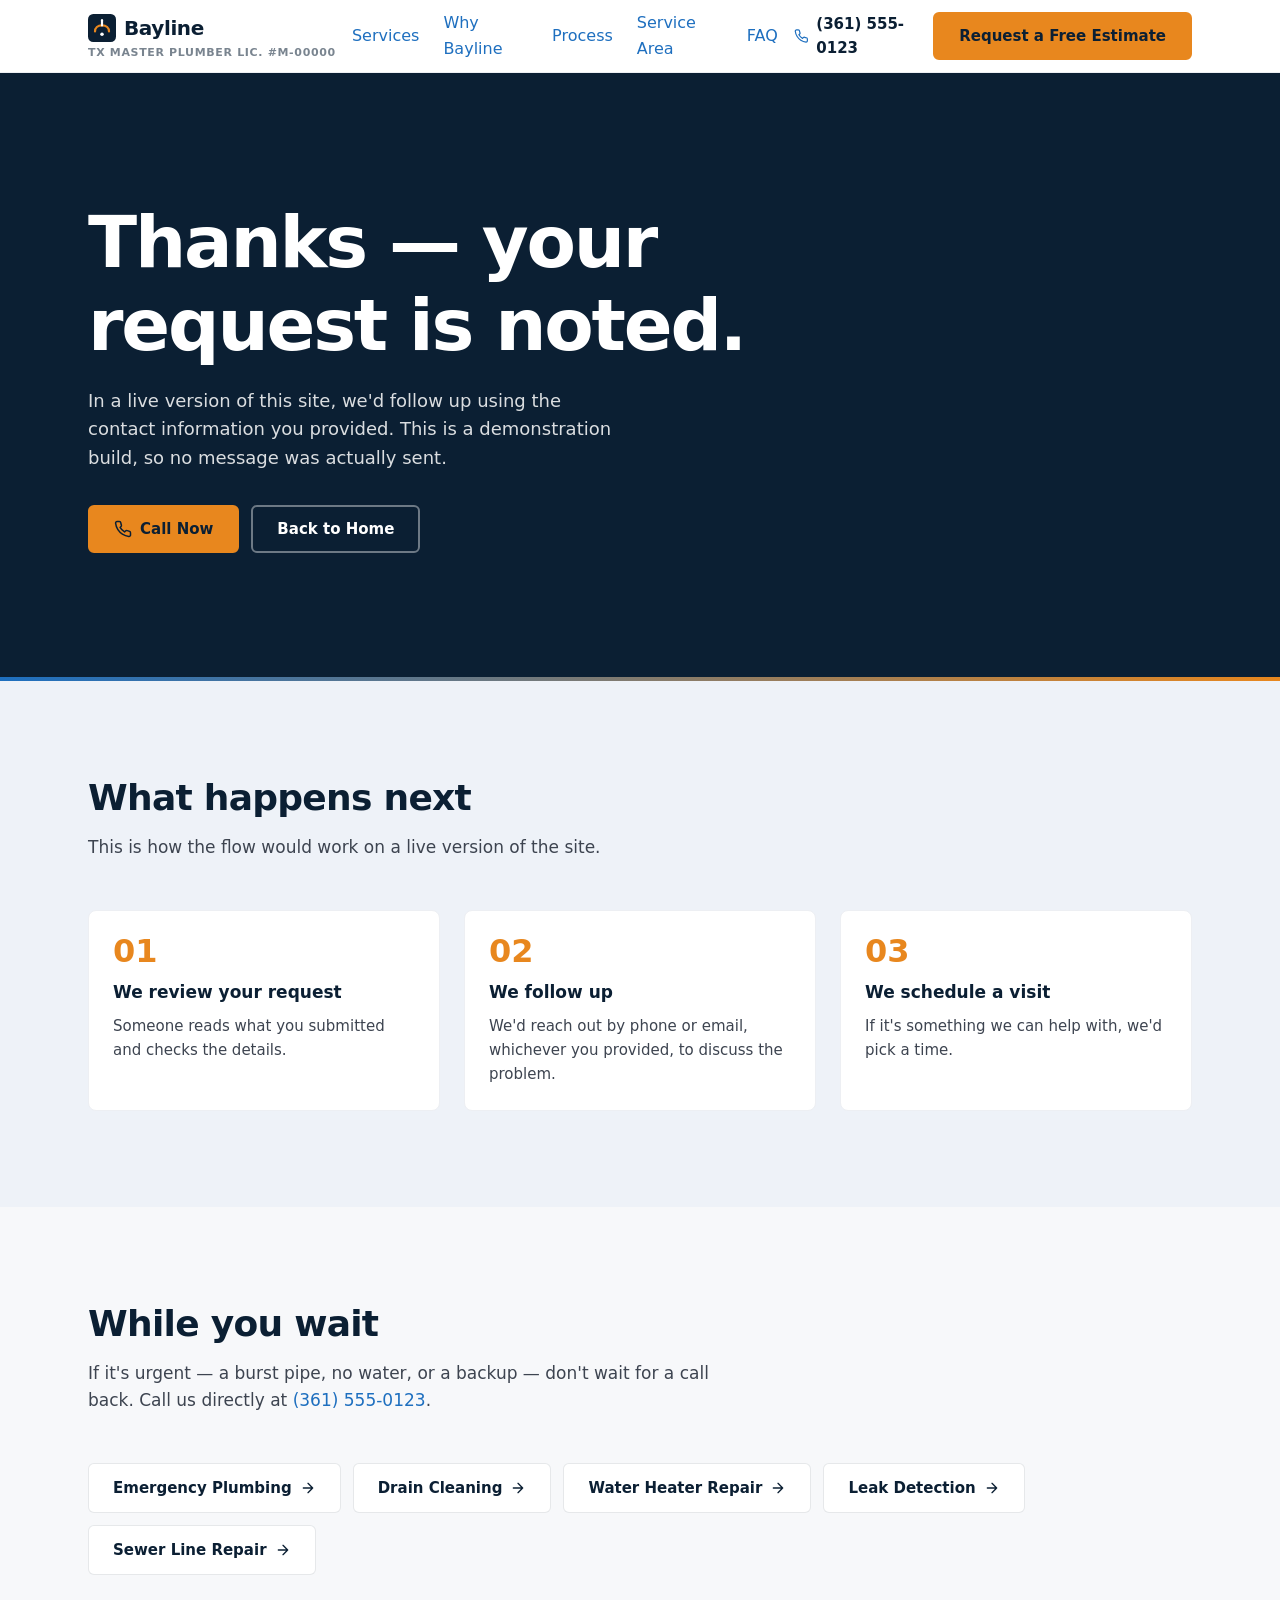
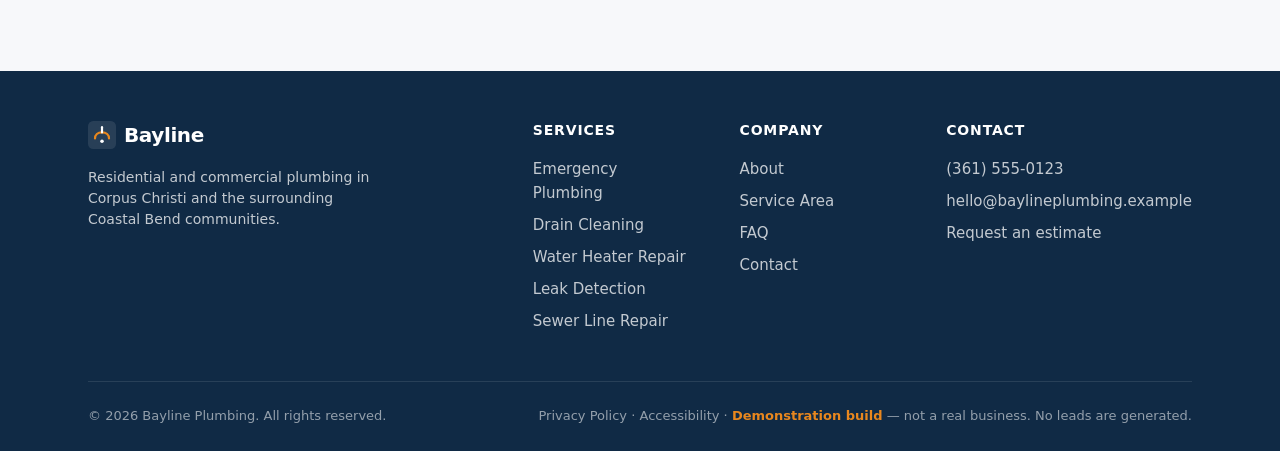
<file: thank-you.html>
<!DOCTYPE html>
<html lang="en">
<head>
  <meta charset="UTF-8">
  <meta name="viewport" content="width=device-width, initial-scale=1.0">
  <title>Thank You | Bayline Plumbing</title>
  <meta name="description" content="Thank you for reaching out to Bayline Plumbing. This is a demonstration build — no message was actually sent.">
  <!-- Open Graph -->
  <meta property="og:title" content="Thank You | Bayline Plumbing">
  <meta property="og:description" content="Thank you for reaching out to Bayline Plumbing.">
  <meta property="og:type" content="website">
  <meta property="og:url" content="https://baylineplumbing.example/thank-you">
  <meta property="og:image" content="https://baylineplumbing.example/og.png">
  <!-- Canonical -->
  <link rel="canonical" href="https://baylineplumbing.example/thank-you">

  <!-- No Index -->
  <meta name="robots" content="noindex">

  <link rel="stylesheet" href="css/tokens.css">
  <link rel="stylesheet" href="css/base.css">
  <link rel="stylesheet" href="css/components.css">
</head>
<body>
  <a class="skip-link" href="#main">Skip to main content</a>

  <!-- ===== HEADER ===== -->
  <header class="site-header">
    <div class="container header-inner">
      <div class="logo-wrap">
        <a class="logo" href="index.html" aria-label="Bayline Plumbing — Home">
          <svg viewBox="0 0 32 32" fill="none" aria-hidden="true">
            <rect width="32" height="32" rx="6" fill="var(--navy-900)"/>
            <path d="M8 20c0-4 3-7 8-7s8 3 8 7" stroke="var(--amber-500)" stroke-width="2.5" stroke-linecap="round"/>
            <path d="M16 13V7" stroke="var(--white)" stroke-width="2.5" stroke-linecap="round"/>
            <circle cx="16" cy="23" r="2" fill="var(--white)"/>
          </svg>
          Bayline
        </a>
        <span class="license-line">TX Master Plumber Lic. #M-00000</span>
      </div>

      <nav class="primary-nav" aria-label="Primary">
        <a href="services/index.html">Services</a>
        <a href="index.html#why">Why Bayline</a>
        <a href="index.html#process">Process</a>
        <a href="service-areas.html">Service Area</a>
        <a href="index.html#faq">FAQ</a>
      </nav>

      <div class="header-actions">
        <a class="header-phone" href="tel:+13615550123">
          <svg viewBox="0 0 24 24" fill="none" stroke="currentColor" stroke-width="2" stroke-linecap="round" stroke-linejoin="round" aria-hidden="true"><path d="M22 16.92v3a2 2 0 0 1-2.18 2 19.79 19.79 0 0 1-8.63-3.07 19.5 19.5 0 0 1-6-6 19.79 19.79 0 0 1-3.07-8.67A2 2 0 0 1 4.11 2h3a2 2 0 0 1 2 1.72c.127.96.361 1.903.7 2.81a2 2 0 0 1-.45 2.11L8.09 9.91a16 16 0 0 0 6 6l1.27-1.27a2 2 0 0 1 2.11-.45c.907.339 1.85.573 2.81.7A2 2 0 0 1 22 16.92z"/></svg>
          (361) 555-0123
        </a>
        <a class="btn btn--primary header-cta" href="index.html#contact">Request a Free Estimate</a>
        <button class="menu-toggle" type="button" aria-expanded="false" aria-controls="mobile-nav" aria-label="Open menu">
          <svg class="icon-menu" viewBox="0 0 24 24" fill="none" stroke="currentColor" stroke-width="2" stroke-linecap="round" aria-hidden="true"><path d="M3 6h18M3 12h18M3 18h18"/></svg>
          <svg class="icon-close" viewBox="0 0 24 24" fill="none" stroke="currentColor" stroke-width="2" stroke-linecap="round" aria-hidden="true"><path d="M18 6 6 18M6 6l12 12"/></svg>
        </button>
      </div>
    </div>
  </header>

  <!-- Mobile nav -->
  <nav class="mobile-nav" id="mobile-nav" aria-label="Mobile">
    <ul>
      <li><a href="services/index.html">Services</a></li>
      <li><a href="index.html#why">Why Bayline</a></li>
      <li><a href="index.html#process">Process</a></li>
      <li><a href="service-areas.html">Service Area</a></li>
      <li><a href="index.html#faq">FAQ</a></li>
      <li><a href="index.html#contact">Contact</a></li>
    </ul>
    <a class="btn btn--primary btn--block" href="index.html#contact">Request a Free Estimate</a>
  </nav>

  <main id="main">
    <!-- ===== HERO ===== -->
    <section class="hero">
      <div class="container hero-grid">
        <div>
          <h1>Thanks — your request is noted.</h1>
          <p class="hero-sub">In a live version of this site, we'd follow up using the contact information you provided. This is a demonstration build, so no message was actually sent.</p>
          <div class="hero-ctas">
            <a class="btn btn--primary" href="tel:+13615550123">
              <svg width="18" height="18" viewBox="0 0 24 24" fill="none" stroke="currentColor" stroke-width="2" stroke-linecap="round" stroke-linejoin="round" aria-hidden="true"><path d="M22 16.92v3a2 2 0 0 1-2.18 2 19.79 19.79 0 0 1-8.63-3.07 19.5 19.5 0 0 1-6-6 19.79 19.79 0 0 1-3.07-8.67A2 2 0 0 1 4.11 2h3a2 2 0 0 1 2 1.72c.127.96.361 1.903.7 2.81a2 2 0 0 1-.45 2.11L8.09 9.91a16 16 0 0 0 6 6l1.27-1.27a2 2 0 0 1 2.11-.45c.907.339 1.85.573 2.81.7A2 2 0 0 1 22 16.92z"/></svg>
              Call Now
            </a>
            <a class="btn btn--outline" href="index.html">Back to Home</a>
          </div>
        </div>
      </div>
    </section>

    <!-- ===== WHAT HAPPENS NEXT ===== -->
    <section class="section section--process" aria-labelledby="next-heading">
      <div class="container">
        <div class="section-header reveal">
          <h2 id="next-heading">What happens next</h2>
          <p>This is how the flow would work on a live version of the site.</p>
        </div>
        <div class="process-steps">
          <div class="process-step reveal">
            <h3>We review your request</h3>
            <p>Someone reads what you submitted and checks the details.</p>
          </div>
          <div class="process-step reveal">
            <h3>We follow up</h3>
            <p>We'd reach out by phone or email, whichever you provided, to discuss the problem.</p>
          </div>
          <div class="process-step reveal">
            <h3>We schedule a visit</h3>
            <p>If it's something we can help with, we'd pick a time.</p>
          </div>
        </div>
      </div>
    </section>

    <!-- ===== WHILE YOU WAIT ===== -->
    <section class="section section--faq" aria-labelledby="wait-heading">
      <div class="container">
        <div class="section-header reveal">
          <h2 id="wait-heading">While you wait</h2>
          <p>If it's urgent — a burst pipe, no water, or a backup — don't wait for a call back. Call us directly at <a href="tel:+13615550123">(361) 555-0123</a>.</p>
        </div>
        <div class="related-list reveal">
          <a class="related-tag" href="services/emergency-plumbing.html">Emergency Plumbing <svg viewBox="0 0 24 24" fill="none" stroke="currentColor" stroke-width="2" stroke-linecap="round" stroke-linejoin="round" aria-hidden="true"><path d="M5 12h14M12 5l7 7-7 7"/></svg></a>
          <a class="related-tag" href="services/drain-cleaning.html">Drain Cleaning <svg viewBox="0 0 24 24" fill="none" stroke="currentColor" stroke-width="2" stroke-linecap="round" stroke-linejoin="round" aria-hidden="true"><path d="M5 12h14M12 5l7 7-7 7"/></svg></a>
          <a class="related-tag" href="services/water-heater-repair.html">Water Heater Repair <svg viewBox="0 0 24 24" fill="none" stroke="currentColor" stroke-width="2" stroke-linecap="round" stroke-linejoin="round" aria-hidden="true"><path d="M5 12h14M12 5l7 7-7 7"/></svg></a>
          <a class="related-tag" href="services/leak-detection.html">Leak Detection <svg viewBox="0 0 24 24" fill="none" stroke="currentColor" stroke-width="2" stroke-linecap="round" stroke-linejoin="round" aria-hidden="true"><path d="M5 12h14M12 5l7 7-7 7"/></svg></a>
          <a class="related-tag" href="services/sewer-line-repair.html">Sewer Line Repair <svg viewBox="0 0 24 24" fill="none" stroke="currentColor" stroke-width="2" stroke-linecap="round" stroke-linejoin="round" aria-hidden="true"><path d="M5 12h14M12 5l7 7-7 7"/></svg></a>
        </div>
      </div>
    </section>
  </main>

  <!-- ===== FOOTER ===== -->
  <footer class="site-footer">
    <div class="container">
      <div class="footer-grid">
        <div class="footer-brand">
          <a class="logo" href="index.html" aria-label="Bayline Plumbing — Home">
            <svg viewBox="0 0 32 32" fill="none" aria-hidden="true" style="width: 28px; height: 28px;">
              <rect width="32" height="32" rx="6" fill="var(--white)" opacity="0.1"/>
              <path d="M8 20c0-4 3-7 8-7s8 3 8 7" stroke="var(--amber-500)" stroke-width="2.5" stroke-linecap="round"/>
              <path d="M16 13V7" stroke="var(--white)" stroke-width="2.5" stroke-linecap="round"/>
              <circle cx="16" cy="23" r="2" fill="var(--white)"/>
            </svg>
            Bayline
          </a>
          <p>Residential and commercial plumbing in Corpus Christi and the surrounding Coastal Bend communities.</p>
        </div>
        <div class="footer-col">
          <h3>Services</h3>
          <ul>
            <li><a href="services/emergency-plumbing.html">Emergency Plumbing</a></li>
            <li><a href="services/drain-cleaning.html">Drain Cleaning</a></li>
            <li><a href="services/water-heater-repair.html">Water Heater Repair</a></li>
            <li><a href="services/leak-detection.html">Leak Detection</a></li>
            <li><a href="services/sewer-line-repair.html">Sewer Line Repair</a></li>
          </ul>
        </div>
        <div class="footer-col">
          <h3>Company</h3>
          <ul>
            <li><a href="about.html">About</a></li>
            <li><a href="service-areas.html">Service Area</a></li>
            <li><a href="index.html#faq">FAQ</a></li>
            <li><a href="index.html#contact">Contact</a></li>
          </ul>
        </div>
        <div class="footer-col">
          <h3>Contact</h3>
          <ul>
            <li><a href="tel:+13615550123">(361) 555-0123</a></li>
            <li><a href="mailto:hello@baylineplumbing.example">hello@baylineplumbing.example</a></li>
            <li><a href="index.html#contact">Request an estimate</a></li>
          </ul>
        </div>
      </div>
      <div class="footer-bottom">
        <p>© <span id="year"></span> Bayline Plumbing. All rights reserved.</p>
        <p>
          <a href="privacy-policy.html" style="color: inherit;">Privacy Policy</a>
          ·
          <a href="accessibility.html" style="color: inherit;">Accessibility</a>
          ·
          <span class="demo-note">Demonstration build</span> — not a real business. No leads are generated.
        </p>
      </div>
    </div>
  </footer>

  <script src="js/main.js" defer></script>
</body>
</html>
</file>
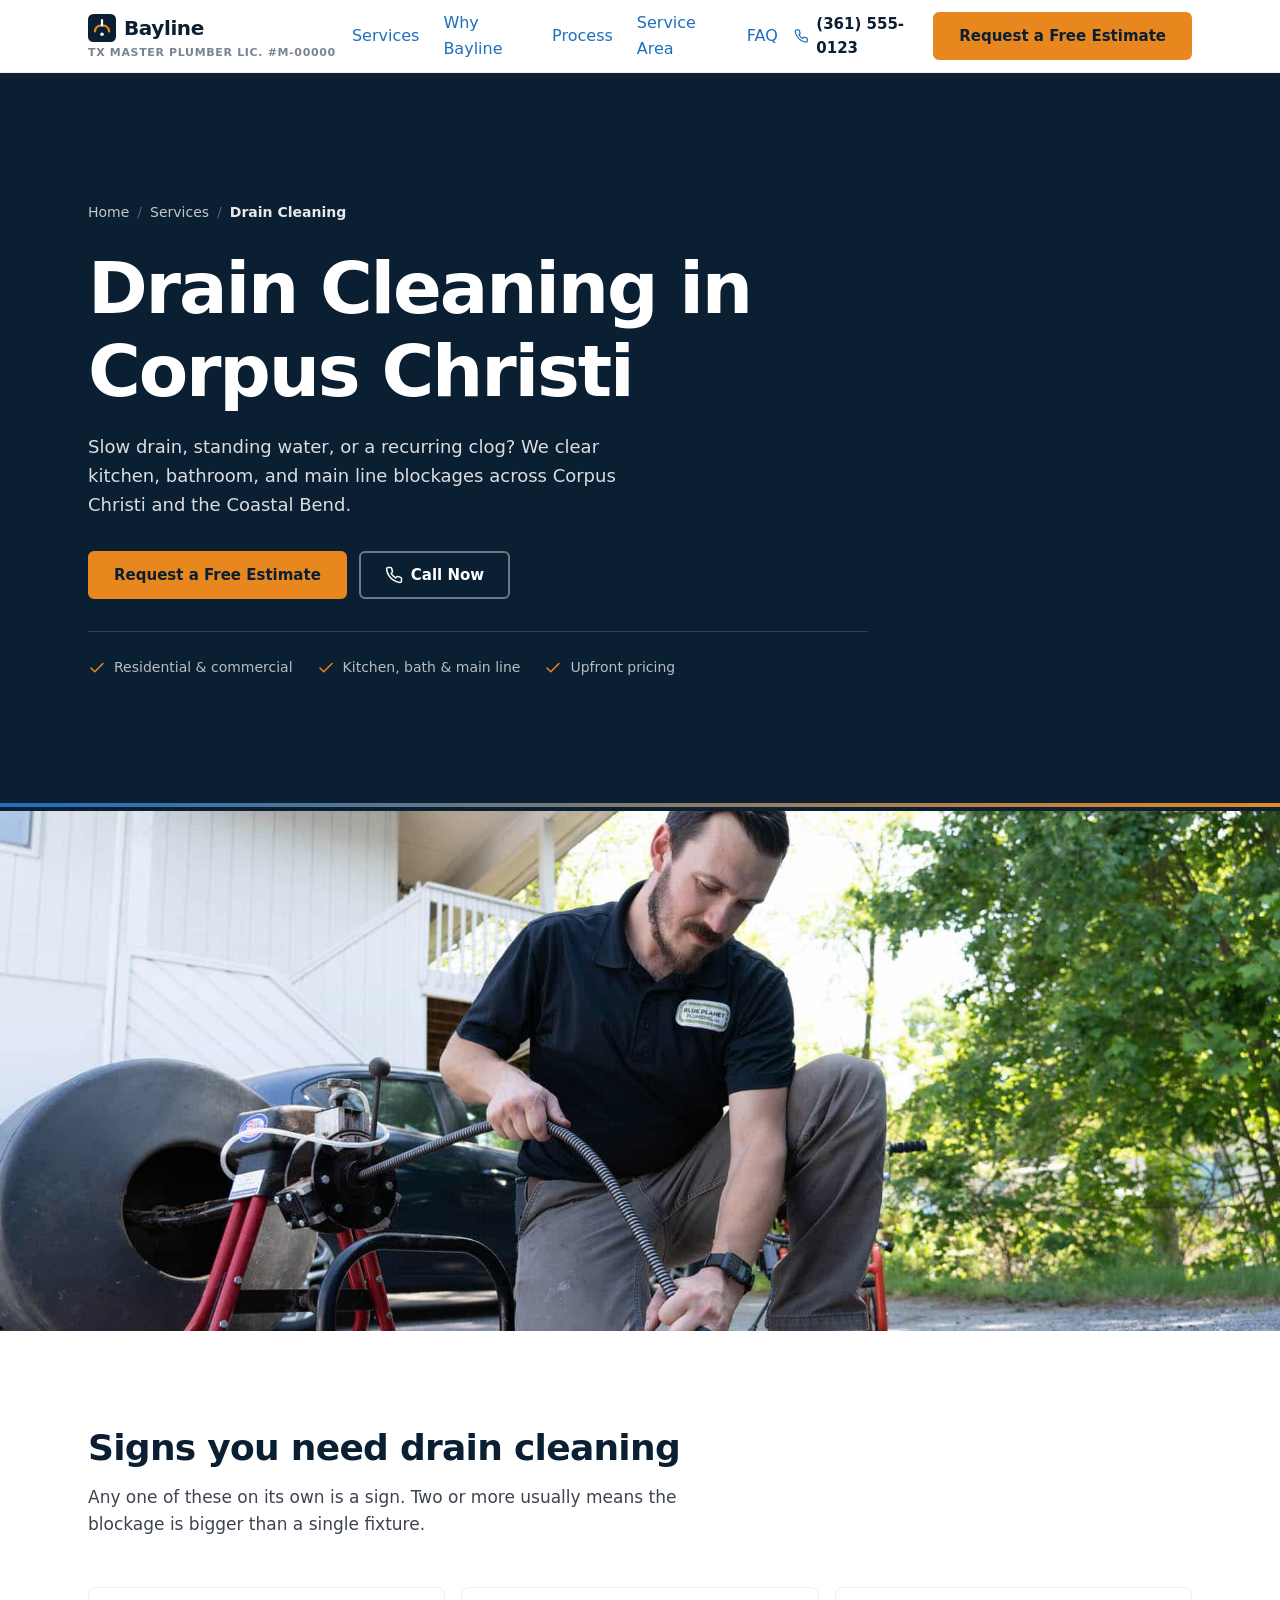
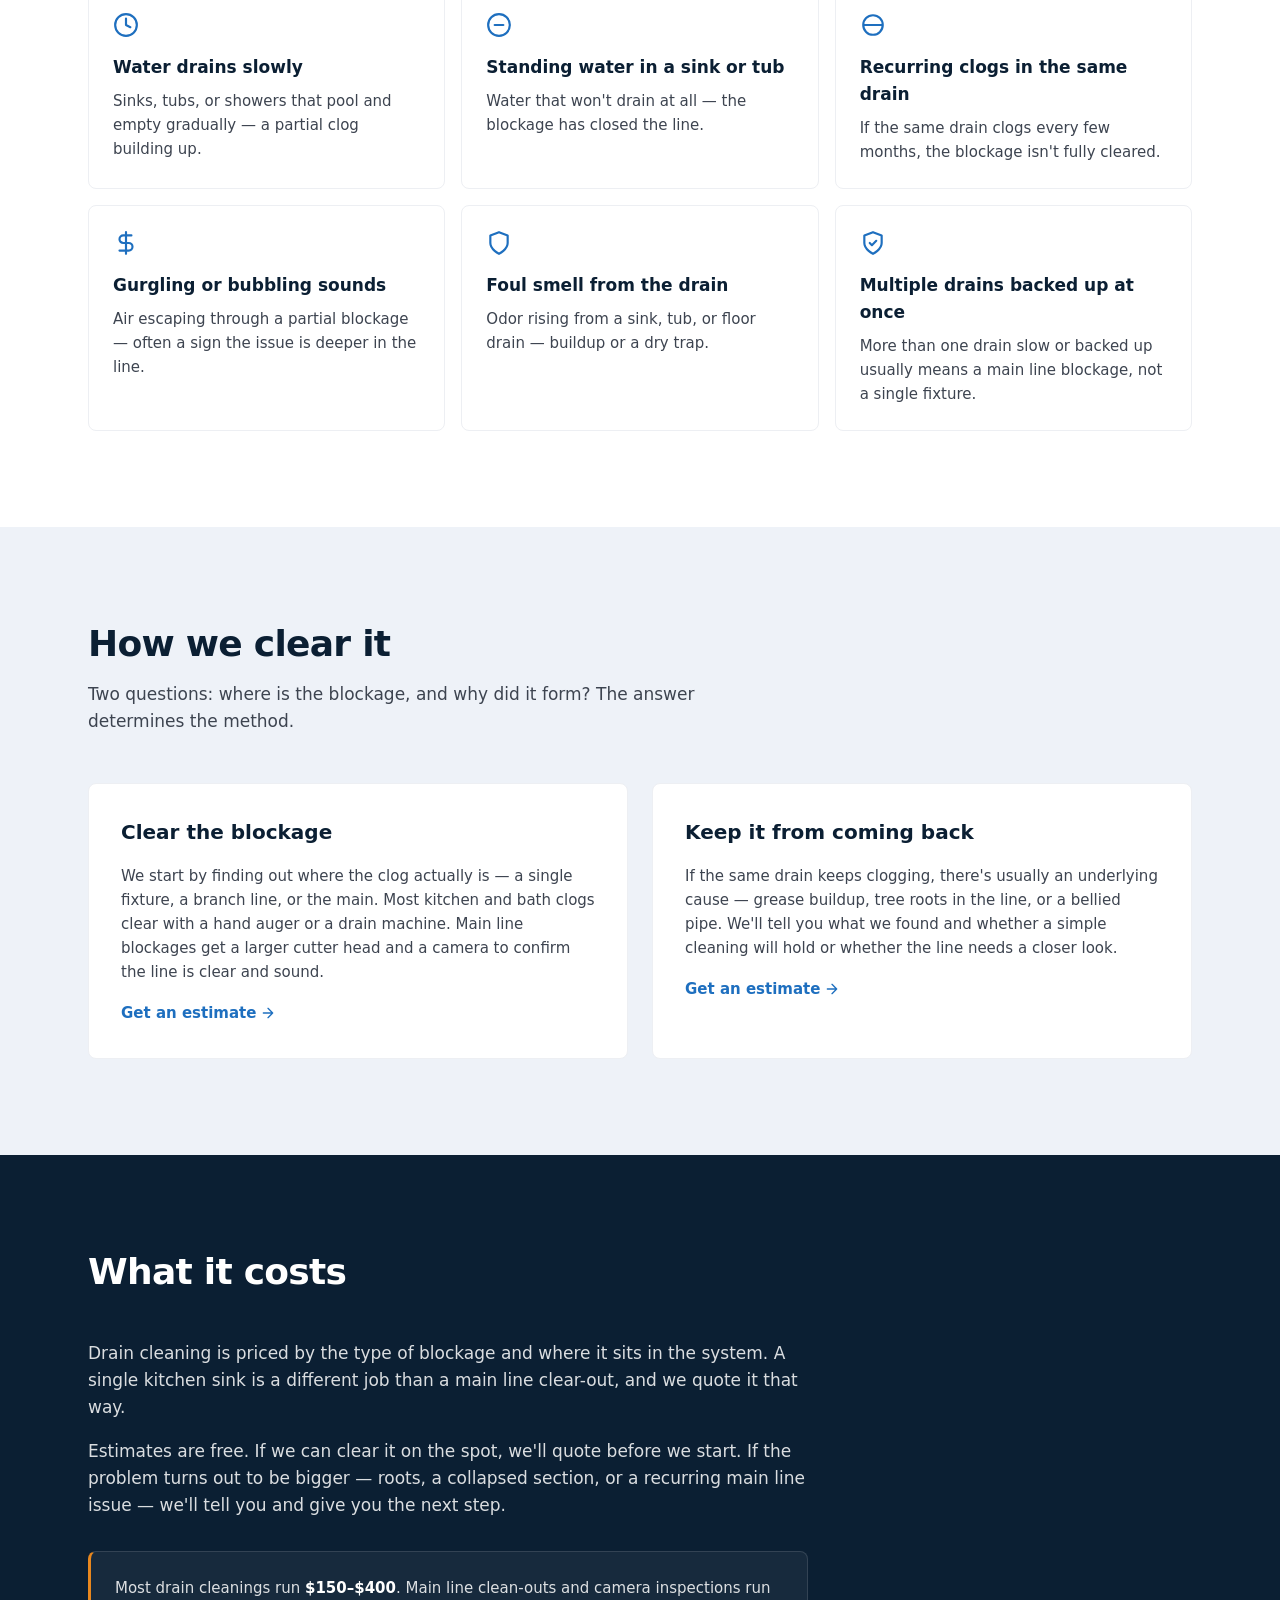
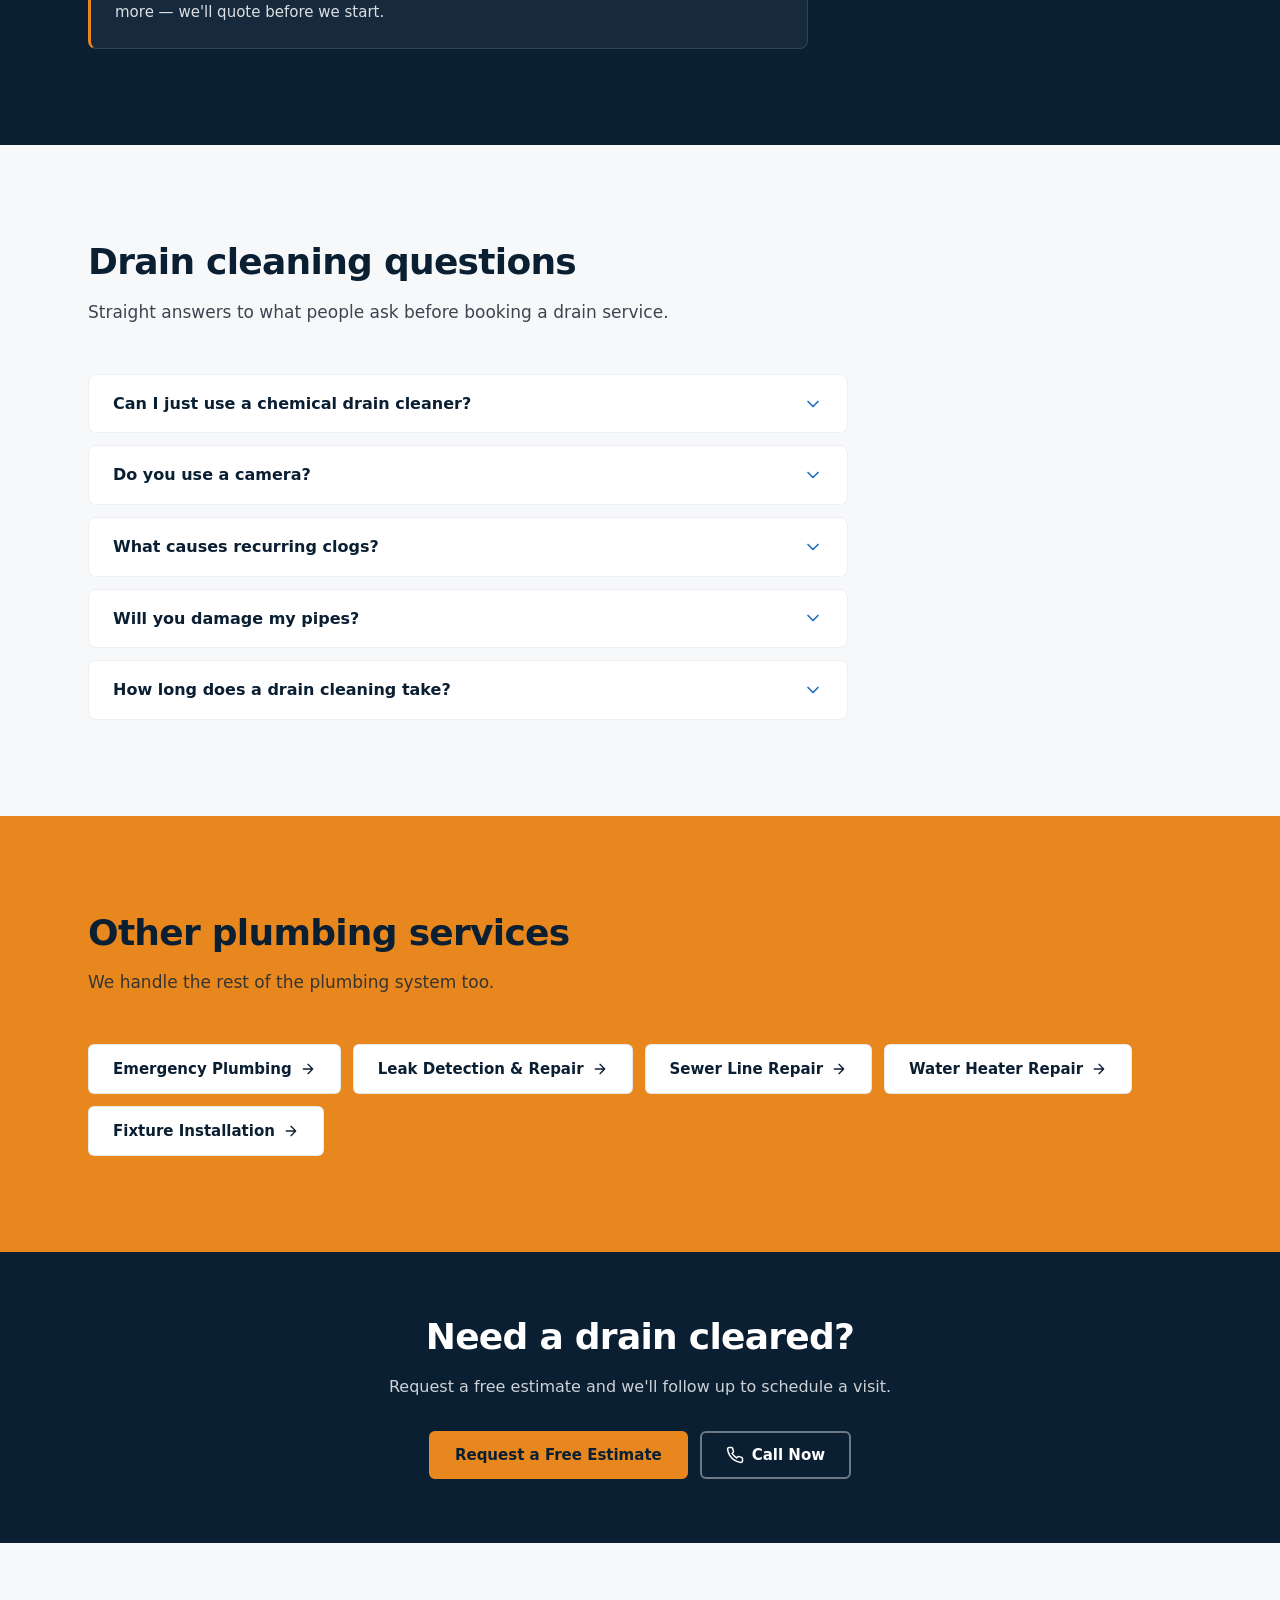
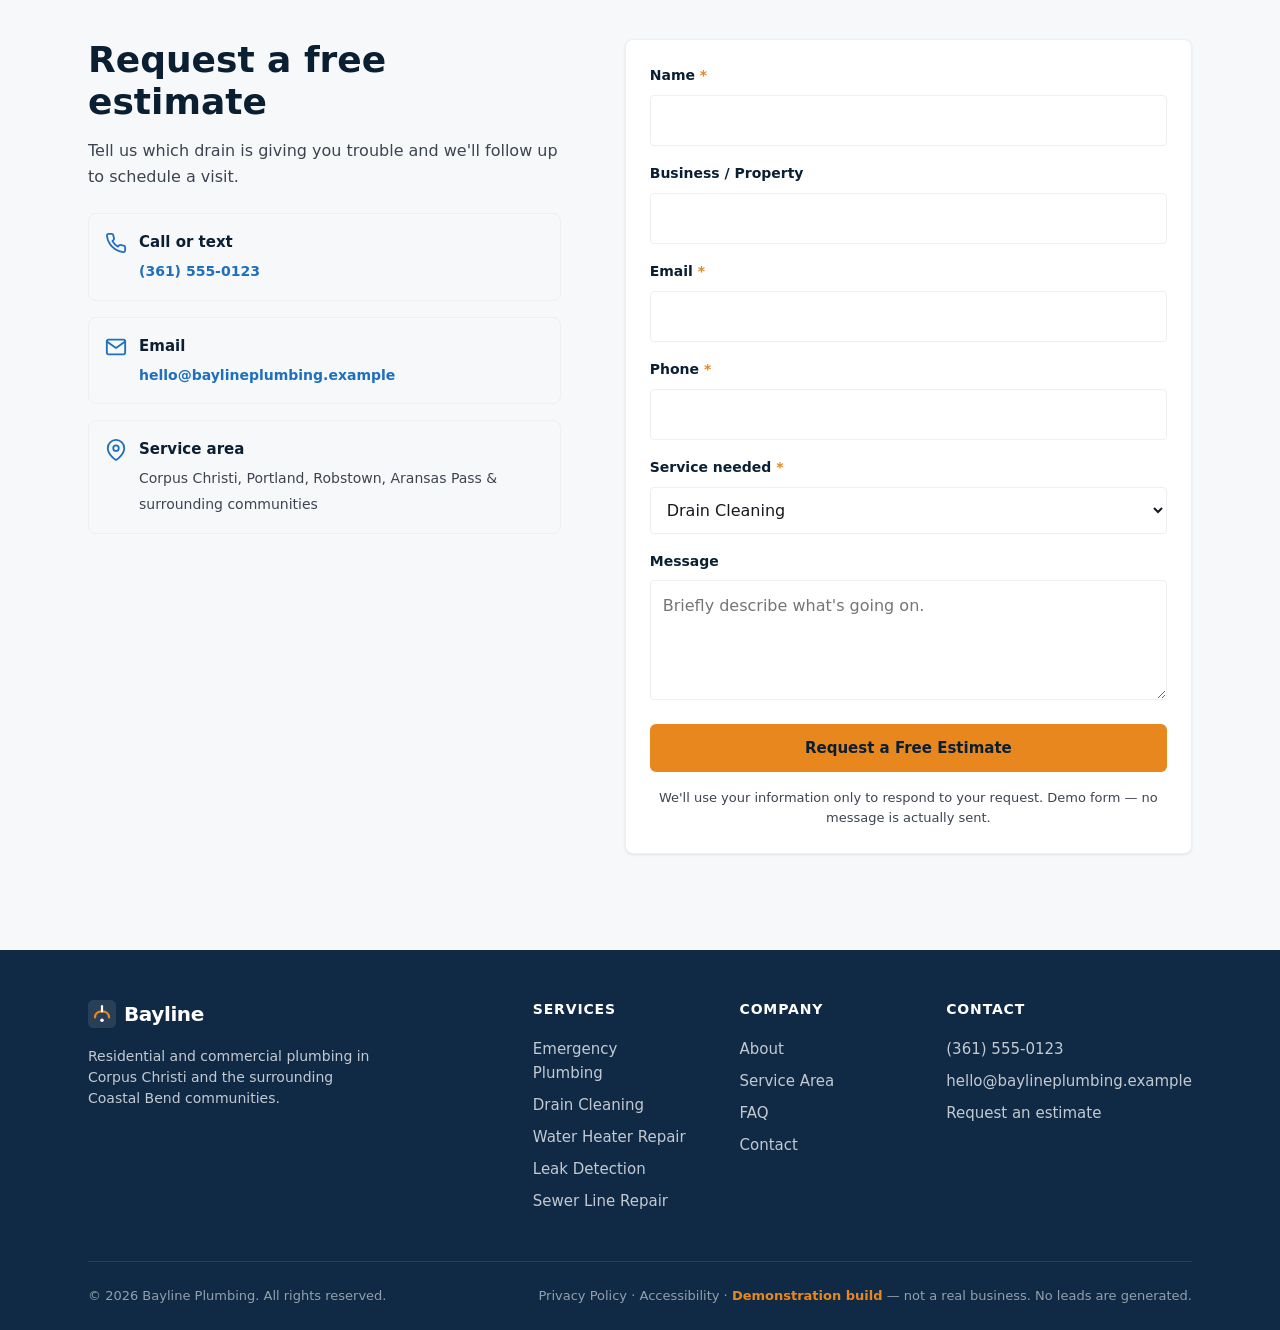
<file: services/drain-cleaning.html>
<!DOCTYPE html>
<html lang="en">
<head>
  <meta charset="UTF-8">
  <meta name="viewport" content="width=device-width, initial-scale=1.0">
  <title>Drain Cleaning in Corpus Christi, TX | Bayline Plumbing</title>
  <meta name="description" content="Slow drain, standing water, or recurring clog? We clear kitchen, bathroom, and main line blockages across Corpus Christi and the Coastal Bend. Request a free estimate.">
  <meta property="og:title" content="Drain Cleaning in Corpus Christi, TX | Bayline Plumbing">
  <meta property="og:description" content="Kitchen, bath, and main line drain cleaning across Corpus Christi and the Coastal Bend.">
  <meta property="og:type" content="website">
  <meta property="og:url" content="https://baylineplumbing.example/services/drain-cleaning">
  <meta property="og:image" content="https://baylineplumbing.example/og.png">
  <link rel="canonical" href="https://baylineplumbing.example/services/drain-cleaning">

  <script type="application/ld+json">
  {
    "@context": "https://schema.org",
    "@type": "Plumber",
    "name": "Bayline Plumbing",
    "areaServed": ["Corpus Christi", "Portland", "Robstown", "Aransas Pass"],
    "telephone": "+1-361-555-0123",
    "url": "https://baylineplumbing.example"
  }
  </script>
  <script type="application/ld+json">
  {
    "@context": "https://schema.org",
    "@type": "Service",
    "serviceType": "Drain Cleaning",
    "provider": { "@type": "Plumber", "name": "Bayline Plumbing" },
    "areaServed": ["Corpus Christi", "Portland", "Robstown", "Aransas Pass"]
  }
  </script>

  <link rel="stylesheet" href="../css/tokens.css">
  <link rel="stylesheet" href="../css/base.css">
  <link rel="stylesheet" href="../css/components.css">
</head>
<body>
  <a class="skip-link" href="#main">Skip to main content</a>

  <header class="site-header">
    <div class="container header-inner">
      <div class="logo-wrap">
        <a class="logo" href="../index.html" aria-label="Bayline Plumbing — Home">
          <svg viewBox="0 0 32 32" fill="none" aria-hidden="true">
            <rect width="32" height="32" rx="6" fill="var(--navy-900)"/>
            <path d="M8 20c0-4 3-7 8-7s8 3 8 7" stroke="var(--amber-500)" stroke-width="2.5" stroke-linecap="round"/>
            <path d="M16 13V7" stroke="var(--white)" stroke-width="2.5" stroke-linecap="round"/>
            <circle cx="16" cy="23" r="2" fill="var(--white)"/>
          </svg>
          Bayline
        </a>
        <span class="license-line">TX Master Plumber Lic. #M-00000</span>
      </div>

      <nav class="primary-nav" aria-label="Primary">
        <a href="index.html" aria-current="page">Services</a>
        <a href="../index.html#why">Why Bayline</a>
        <a href="../index.html#process">Process</a>
        <a href="../service-areas.html">Service Area</a>
        <a href="../index.html#faq">FAQ</a>
      </nav>

      <div class="header-actions">
        <a class="header-phone" href="tel:+13615550123">
          <svg viewBox="0 0 24 24" fill="none" stroke="currentColor" stroke-width="2" stroke-linecap="round" stroke-linejoin="round" aria-hidden="true"><path d="M22 16.92v3a2 2 0 0 1-2.18 2 19.79 19.79 0 0 1-8.63-3.07 19.5 19.5 0 0 1-6-6 19.79 19.79 0 0 1-3.07-8.67A2 2 0 0 1 4.11 2h3a2 2 0 0 1 2 1.72c.127.96.361 1.903.7 2.81a2 2 0 0 1-.45 2.11L8.09 9.91a16 16 0 0 0 6 6l1.27-1.27a2 2 0 0 1 2.11-.45c.907.339 1.85.573 2.81.7A2 2 0 0 1 22 16.92z"/></svg>
          (361) 555-0123
        </a>
        <a class="btn btn--primary header-cta" href="#contact">Request a Free Estimate</a>
        <button class="menu-toggle" type="button" aria-expanded="false" aria-controls="mobile-nav" aria-label="Open menu">
          <svg class="icon-menu" viewBox="0 0 24 24" fill="none" stroke="currentColor" stroke-width="2" stroke-linecap="round" aria-hidden="true"><path d="M3 6h18M3 12h18M3 18h18"/></svg>
          <svg class="icon-close" viewBox="0 0 24 24" fill="none" stroke="currentColor" stroke-width="2" stroke-linecap="round" aria-hidden="true"><path d="M18 6 6 18M6 6l12 12"/></svg>
        </button>
      </div>
    </div>
  </header>

  <nav class="mobile-nav" id="mobile-nav" aria-label="Mobile">
    <ul>
      <li><a href="index.html">Services</a></li>
      <li><a href="../index.html#why">Why Bayline</a></li>
      <li><a href="../index.html#process">Process</a></li>
      <li><a href="../service-areas.html">Service Area</a></li>
      <li><a href="../index.html#faq">FAQ</a></li>
      <li><a href="#contact">Contact</a></li>
    </ul>
    <a class="btn btn--primary btn--block" href="#contact">Request a Free Estimate</a>
  </nav>

  <main id="main">
    <section class="hero">
      <div class="container hero-grid">
        <div>
          <nav class="breadcrumb" aria-label="Breadcrumb">
            <a href="../index.html">Home</a>
            <span class="sep" aria-hidden="true">/</span>
            <a href="index.html">Services</a>
            <span class="sep" aria-hidden="true">/</span>
            <span aria-current="page">Drain Cleaning</span>
          </nav>

          <h1>Drain Cleaning in Corpus Christi</h1>
          <p class="hero-sub">Slow drain, standing water, or a recurring clog? We clear kitchen, bathroom, and main line blockages across Corpus Christi and the Coastal Bend.</p>
          <div class="hero-ctas">
            <a class="btn btn--primary" href="#contact">Request a Free Estimate</a>
            <a class="btn btn--outline" href="tel:+13615550123">
              <svg width="18" height="18" viewBox="0 0 24 24" fill="none" stroke="currentColor" stroke-width="2" stroke-linecap="round" stroke-linejoin="round" aria-hidden="true"><path d="M22 16.92v3a2 2 0 0 1-2.18 2 19.79 19.79 0 0 1-8.63-3.07 19.5 19.5 0 0 1-6-6 19.79 19.79 0 0 1-3.07-8.67A2 2 0 0 1 4.11 2h3a2 2 0 0 1 2 1.72c.127.96.361 1.903.7 2.81a2 2 0 0 1-.45 2.11L8.09 9.91a16 16 0 0 0 6 6l1.27-1.27a2 2 0 0 1 2.11-.45c.907.339 1.85.573 2.81.7A2 2 0 0 1 22 16.92z"/></svg>
              Call Now
            </a>
          </div>
          <div class="hero-trust">
            <span><svg viewBox="0 0 24 24" fill="none" stroke="currentColor" stroke-width="2" stroke-linecap="round" stroke-linejoin="round" aria-hidden="true"><path d="M20 6 9 17l-5-5"/></svg> Residential &amp; commercial</span>
            <span><svg viewBox="0 0 24 24" fill="none" stroke="currentColor" stroke-width="2" stroke-linecap="round" stroke-linejoin="round" aria-hidden="true"><path d="M20 6 9 17l-5-5"/></svg> Kitchen, bath &amp; main line</span>
            <span><svg viewBox="0 0 24 24" fill="none" stroke="currentColor" stroke-width="2" stroke-linecap="round" stroke-linejoin="round" aria-hidden="true"><path d="M20 6 9 17l-5-5"/></svg> Upfront pricing</span>
          </div>
        </div>
      </div>
    </section>

    <section class="photo-band" aria-label="Drain cleaning service">
      <!-- <div class="photo-band__placeholder" role="img" aria-label="Placeholder for drain cleaning photo"></div> -->
      <!-- REPLACE: swap this for a real photo when ready -->
<!-- <div class="photo-band__placeholder" role="img" aria-label="Placeholder for..."></div> -->

<img
  class="photo-band__img"
  src="../images/drain-cleaning.jpg"
  alt="..."
  width="1600"
  height="900"
  loading="eager"
  decoding="async"
/>

    </section>

    <section class="section" aria-labelledby="problems-heading">
      <div class="container">
        <div class="section-header reveal">
          <h2 id="problems-heading">Signs you need drain cleaning</h2>
          <p>Any one of these on its own is a sign. Two or more usually means the blockage is bigger than a single fixture.</p>
        </div>
        <div class="problem-grid">
          <article class="problem-card reveal">
            <svg viewBox="0 0 24 24" fill="none" stroke="currentColor" stroke-width="2" stroke-linecap="round" stroke-linejoin="round" aria-hidden="true"><circle cx="12" cy="12" r="10"/><path d="M12 6v6l4 2"/></svg>
            <h3>Water drains slowly</h3>
            <p>Sinks, tubs, or showers that pool and empty gradually — a partial clog building up.</p>
          </article>
          <article class="problem-card reveal">
            <svg viewBox="0 0 24 24" fill="none" stroke="currentColor" stroke-width="2" stroke-linecap="round" stroke-linejoin="round" aria-hidden="true"><circle cx="12" cy="12" r="10"/><path d="M8 12h8"/></svg>
            <h3>Standing water in a sink or tub</h3>
            <p>Water that won't drain at all — the blockage has closed the line.</p>
          </article>
          <article class="problem-card reveal">
            <svg viewBox="0 0 24 24" fill="none" stroke="currentColor" stroke-width="2" stroke-linecap="round" stroke-linejoin="round" aria-hidden="true"><path d="M3 12h18M3 12a9 9 0 0 1 18 0M3 12a9 9 0 0 0 18 0"/></svg>
            <h3>Recurring clogs in the same drain</h3>
            <p>If the same drain clogs every few months, the blockage isn't fully cleared.</p>
          </article>
          <article class="problem-card reveal">
            <svg viewBox="0 0 24 24" fill="none" stroke="currentColor" stroke-width="2" stroke-linecap="round" stroke-linejoin="round" aria-hidden="true"><path d="M12 2v20M17 5H9.5a3.5 3.5 0 0 0 0 7h5a3.5 3.5 0 0 1 0 7H6"/></svg>
            <h3>Gurgling or bubbling sounds</h3>
            <p>Air escaping through a partial blockage — often a sign the issue is deeper in the line.</p>
          </article>
          <article class="problem-card reveal">
            <svg viewBox="0 0 24 24" fill="none" stroke="currentColor" stroke-width="2" stroke-linecap="round" stroke-linejoin="round" aria-hidden="true"><path d="M12 22s8-4 8-10V5l-8-3-8 3v7c0 6 8 10 8 10z"/></svg>
            <h3>Foul smell from the drain</h3>
            <p>Odor rising from a sink, tub, or floor drain — buildup or a dry trap.</p>
          </article>
          <article class="problem-card reveal">
            <svg viewBox="0 0 24 24" fill="none" stroke="currentColor" stroke-width="2" stroke-linecap="round" stroke-linejoin="round" aria-hidden="true"><path d="M12 22s8-4 8-10V5l-8-3-8 3v7c0 6 8 10 8 10z"/><path d="m9 12 2 2 4-4"/></svg>
            <h3>Multiple drains backed up at once</h3>
            <p>More than one drain slow or backed up usually means a main line blockage, not a single fixture.</p>
          </article>
        </div>
      </div>
    </section>

    <section class="section section--process" aria-labelledby="fix-heading">
      <div class="container">
        <div class="section-header reveal">
          <h2 id="fix-heading">How we clear it</h2>
          <p>Two questions: where is the blockage, and why did it form? The answer determines the method.</p>
        </div>
        <div class="fix-grid">
          <div class="fix-col reveal">
            <h3>Clear the blockage</h3>
            <p>We start by finding out where the clog actually is — a single fixture, a branch line, or the main. Most kitchen and bath clogs clear with a hand auger or a drain machine. Main line blockages get a larger cutter head and a camera to confirm the line is clear and sound.</p>
            <a class="fix-link" href="#contact">Get an estimate <svg viewBox="0 0 24 24" fill="none" stroke="currentColor" stroke-width="2" stroke-linecap="round" stroke-linejoin="round" aria-hidden="true"><path d="M5 12h14M12 5l7 7-7 7"/></svg></a>
          </div>
          <div class="fix-col reveal">
            <h3>Keep it from coming back</h3>
            <p>If the same drain keeps clogging, there's usually an underlying cause — grease buildup, tree roots in the line, or a bellied pipe. We'll tell you what we found and whether a simple cleaning will hold or whether the line needs a closer look.</p>
            <a class="fix-link" href="#contact">Get an estimate <svg viewBox="0 0 24 24" fill="none" stroke="currentColor" stroke-width="2" stroke-linecap="round" stroke-linejoin="round" aria-hidden="true"><path d="M5 12h14M12 5l7 7-7 7"/></svg></a>
          </div>
        </div>
      </div>
    </section>

    <section class="section section--pricing" aria-labelledby="pricing-heading">
      <div class="container">
        <div class="section-header reveal">
          <h2 id="pricing-heading">What it costs</h2>
        </div>
        <div class="pricing-copy reveal">
          <p>Drain cleaning is priced by the type of blockage and where it sits in the system. A single kitchen sink is a different job than a main line clear-out, and we quote it that way.</p>
          <p>Estimates are free. If we can clear it on the spot, we'll quote before we start. If the problem turns out to be bigger — roots, a collapsed section, or a recurring main line issue — we'll tell you and give you the next step.</p>
        </div>
        <div class="pricing-range reveal">
          <p>Most drain cleanings run <strong>$150–$400</strong>. Main line clean-outs and camera inspections run more — we'll quote before we start.</p>
        </div>
      </div>
    </section>

    <section class="section section--faq" aria-labelledby="faq-heading">
      <div class="container">
        <div class="section-header reveal">
          <h2 id="faq-heading">Drain cleaning questions</h2>
          <p>Straight answers to what people ask before booking a drain service.</p>
        </div>
        <div class="faq-list">
          <div class="faq-item reveal">
            <button class="faq-question" type="button" aria-expanded="false" aria-controls="faq-1">
              Can I just use a chemical drain cleaner?
              <svg viewBox="0 0 24 24" fill="none" stroke="currentColor" stroke-width="2" stroke-linecap="round" stroke-linejoin="round" aria-hidden="true"><path d="m6 9 6 6 6-6"/></svg>
            </button>
            <div class="faq-answer" id="faq-1" hidden>
              <p>You can, but be careful. Store-bought cleaners work on light clogs and can damage older pipes, and they don't fix the underlying cause. If a drain keeps clogging, the blockage is deeper than the chemical reaches.</p>
            </div>
          </div>
          <div class="faq-item reveal">
            <button class="faq-question" type="button" aria-expanded="false" aria-controls="faq-2">
              Do you use a camera?
              <svg viewBox="0 0 24 24" fill="none" stroke="currentColor" stroke-width="2" stroke-linecap="round" stroke-linejoin="round" aria-hidden="true"><path d="m6 9 6 6 6-6"/></svg>
            </button>
            <div class="faq-answer" id="faq-2" hidden>
              <p>On main line blockages and recurring clogs, yes. A camera shows us what's actually in the line — roots, grease, scale, or a break — so we can tell you whether a cleaning will hold or whether something bigger is going on.</p>
            </div>
          </div>
          <div class="faq-item reveal">
            <button class="faq-question" type="button" aria-expanded="false" aria-controls="faq-3">
              What causes recurring clogs?
              <svg viewBox="0 0 24 24" fill="none" stroke="currentColor" stroke-width="2" stroke-linecap="round" stroke-linejoin="round" aria-hidden="true"><path d="m6 9 6 6 6-6"/></svg>
            </button>
            <div class="faq-answer" id="faq-3" hidden>
              <p>Usually one of three things: grease and food buildup in kitchen lines, hair and soap in bathroom lines, or tree roots entering a main line through a joint. Each one calls for a different fix.</p>
            </div>
          </div>
          <div class="faq-item reveal">
            <button class="faq-question" type="button" aria-expanded="false" aria-controls="faq-4">
              Will you damage my pipes?
              <svg viewBox="0 0 24 24" fill="none" stroke="currentColor" stroke-width="2" stroke-linecap="round" stroke-linejoin="round" aria-hidden="true"><path d="m6 9 6 6 6-6"/></svg>
            </button>
            <div class="faq-answer" id="faq-4" hidden>
              <p>Not with the methods we use. Hand augers and drain machines are sized to the pipe, and we stop if we hit something that doesn't feel right. Older cast iron and clay lines get a gentler approach than modern PVC.</p>
            </div>
          </div>
          <div class="faq-item reveal">
            <button class="faq-question" type="button" aria-expanded="false" aria-controls="faq-5">
              How long does a drain cleaning take?
              <svg viewBox="0 0 24 24" fill="none" stroke="currentColor" stroke-width="2" stroke-linecap="round" stroke-linejoin="round" aria-hidden="true"><path d="m6 9 6 6 6-6"/></svg>
            </button>
            <div class="faq-answer" id="faq-5" hidden>
              <p>Most single-fixture clogs clear in under an hour. Main line clean-outs take longer — usually one to three hours depending on the blockage and how far it sits from the access point.</p>
            </div>
          </div>
        </div>
      </div>
    </section>

    <section class="section section--related" aria-labelledby="related-heading">
      <div class="container">
        <div class="section-header reveal">
          <h2 id="related-heading">Other plumbing services</h2>
          <p>We handle the rest of the plumbing system too.</p>
        </div>
        <div class="related-list reveal">
          <a class="related-tag" href="emergency-plumbing.html">Emergency Plumbing <svg viewBox="0 0 24 24" fill="none" stroke="currentColor" stroke-width="2" stroke-linecap="round" stroke-linejoin="round" aria-hidden="true"><path d="M5 12h14M12 5l7 7-7 7"/></svg></a>
          <a class="related-tag" href="leak-detection.html">Leak Detection &amp; Repair <svg viewBox="0 0 24 24" fill="none" stroke="currentColor" stroke-width="2" stroke-linecap="round" stroke-linejoin="round" aria-hidden="true"><path d="M5 12h14M12 5l7 7-7 7"/></svg></a>
          <a class="related-tag" href="sewer-line-repair.html">Sewer Line Repair <svg viewBox="0 0 24 24" fill="none" stroke="currentColor" stroke-width="2" stroke-linecap="round" stroke-linejoin="round" aria-hidden="true"><path d="M5 12h14M12 5l7 7-7 7"/></svg></a>
          <a class="related-tag" href="water-heater-repair.html">Water Heater Repair <svg viewBox="0 0 24 24" fill="none" stroke="currentColor" stroke-width="2" stroke-linecap="round" stroke-linejoin="round" aria-hidden="true"><path d="M5 12h14M12 5l7 7-7 7"/></svg></a>
          <a class="related-tag" href="fixture-installation.html">Fixture Installation <svg viewBox="0 0 24 24" fill="none" stroke="currentColor" stroke-width="2" stroke-linecap="round" stroke-linejoin="round" aria-hidden="true"><path d="M5 12h14M12 5l7 7-7 7"/></svg></a>
        </div>
      </div>
    </section>

    <section class="final-cta">
      <div class="container">
        <h2>Need a drain cleared?</h2>
        <p>Request a free estimate and we'll follow up to schedule a visit.</p>
        <div class="hero-ctas">
          <a class="btn btn--primary" href="#contact">Request a Free Estimate</a>
          <a class="btn btn--outline" href="tel:+13615550123">
            <svg width="18" height="18" viewBox="0 0 24 24" fill="none" stroke="currentColor" stroke-width="2" stroke-linecap="round" stroke-linejoin="round" aria-hidden="true"><path d="M22 16.92v3a2 2 0 0 1-2.18 2 19.79 19.79 0 0 1-8.63-3.07 19.5 19.5 0 0 1-6-6 19.79 19.79 0 0 1-3.07-8.67A2 2 0 0 1 4.11 2h3a2 2 0 0 1 2 1.72c.127.96.361 1.903.7 2.81a2 2 0 0 1-.45 2.11L8.09 9.91a16 16 0 0 0 6 6l1.27-1.27a2 2 0 0 1 2.11-.45c.907.339 1.85.573 2.81.7A2 2 0 0 1 22 16.92z"/></svg>
            Call Now
          </a>
        </div>
      </div>
    </section>

    <section class="section section--light" id="contact" aria-labelledby="contact-heading">
      <div class="container">
        <div class="contact-grid">
          <div class="contact-info reveal">
            <h2 id="contact-heading">Request a free estimate</h2>
            <p>Tell us which drain is giving you trouble and we'll follow up to schedule a visit.</p>
            <div class="contact-methods">
              <div class="contact-method">
                <svg viewBox="0 0 24 24" fill="none" stroke="currentColor" stroke-width="2" stroke-linecap="round" stroke-linejoin="round" aria-hidden="true"><path d="M22 16.92v3a2 2 0 0 1-2.18 2 19.79 19.79 0 0 1-8.63-3.07 19.5 19.5 0 0 1-6-6 19.79 19.79 0 0 1-3.07-8.67A2 2 0 0 1 4.11 2h3a2 2 0 0 1 2 1.72c.127.96.361 1.903.7 2.81a2 2 0 0 1-.45 2.11L8.09 9.91a16 16 0 0 0 6 6l1.27-1.27a2 2 0 0 1 2.11-.45c.907.339 1.85.573 2.81.7A2 2 0 0 1 22 16.92z"/></svg>
                <div>
                  <strong>Call or text</strong>
                  <a href="tel:+13615550123">(361) 555-0123</a>
                </div>
              </div>
              <div class="contact-method">
                <svg viewBox="0 0 24 24" fill="none" stroke="currentColor" stroke-width="2" stroke-linecap="round" stroke-linejoin="round" aria-hidden="true"><path d="M4 4h16c1.1 0 2 .9 2 2v12c0 1.1-.9 2-2 2H4c-1.1 0-2-.9-2-2V6c0-1.1.9-2 2-2z"/><path d="m22 6-10 7L2 6"/></svg>
                <div>
                  <strong>Email</strong>
                  <a href="mailto:hello@baylineplumbing.example">hello@baylineplumbing.example</a>
                </div>
              </div>
              <div class="contact-method">
                <svg viewBox="0 0 24 24" fill="none" stroke="currentColor" stroke-width="2" stroke-linecap="round" stroke-linejoin="round" aria-hidden="true"><path d="M21 10c0 7-9 13-9 13s-9-6-9-13a9 9 0 0 1 18 0z"/><circle cx="12" cy="10" r="3"/></svg>
                <div>
                  <strong>Service area</strong>
                  <span>Corpus Christi, Portland, Robstown, Aransas Pass &amp; surrounding communities</span>
                </div>
              </div>
            </div>
          </div>

          <div class="form-card reveal">
            <form id="estimate-form" novalidate>
              <div class="form-group">
                <label for="name">Name <span class="required" aria-hidden="true">*</span></label>
                <input type="text" id="name" name="name" autocomplete="name" required aria-required="true">
                <p class="error-message" role="alert">Please enter your name.</p>
              </div>
              <div class="form-group">
                <label for="business">Business / Property</label>
                <input type="text" id="business" name="business" autocomplete="organization">
              </div>
              <div class="form-group">
                <label for="email">Email <span class="required" aria-hidden="true">*</span></label>
                <input type="email" id="email" name="email" autocomplete="email" required aria-required="true">
                <p class="error-message" role="alert">Please enter a valid email address.</p>
              </div>
              <div class="form-group">
                <label for="phone">Phone <span class="required" aria-hidden="true">*</span></label>
                <input type="tel" id="phone" name="phone" autocomplete="tel" required aria-required="true">
                <p class="error-message" role="alert">Please enter your phone number.</p>
              </div>
              <div class="form-group">
                <label for="service">Service needed <span class="required" aria-hidden="true">*</span></label>
                <select id="service" name="service" required aria-required="true">
                  <option value="">Select a service</option>
                  <option value="emergency">Emergency Plumbing</option>
                  <option value="drain" selected>Drain Cleaning</option>
                  <option value="water-heater">Water Heater Repair</option>
                  <option value="leak">Leak Detection &amp; Repair</option>
                  <option value="sewer">Sewer Line Repair</option>
                  <option value="fixture">Fixture Installation</option>
                  <option value="general">General Plumbing Repairs</option>
                  <option value="other">Something else</option>
                </select>
                <p class="error-message" role="alert">Please select a service.</p>
              </div>
              <div class="form-group">
                <label for="message">Message</label>
                <textarea id="message" name="message" placeholder="Briefly describe what's going on."></textarea>
              </div>
              <button class="btn btn--primary btn--block" type="submit">Request a Free Estimate</button>
              <p class="form-note">We'll use your information only to respond to your request. Demo form — no message is actually sent.</p>
            </form>

            <div class="form-success" id="form-success" role="status" aria-live="polite">
              <h3>Thank you — your request has been received.</h3>
              <p>This is a demonstration form. In a live site, a team member would follow up using the contact information you provided.</p>
            </div>
          </div>
        </div>
      </div>
    </section>
  </main>

  <footer class="site-footer">
    <div class="container">
      <div class="footer-grid">
        <div class="footer-brand">
          <a class="logo" href="../index.html" aria-label="Bayline Plumbing — Home">
            <svg viewBox="0 0 32 32" fill="none" aria-hidden="true" style="width: 28px; height: 28px;">
              <rect width="32" height="32" rx="6" fill="var(--white)" opacity="0.1"/>
              <path d="M8 20c0-4 3-7 8-7s8 3 8 7" stroke="var(--amber-500)" stroke-width="2.5" stroke-linecap="round"/>
              <path d="M16 13V7" stroke="var(--white)" stroke-width="2.5" stroke-linecap="round"/>
              <circle cx="16" cy="23" r="2" fill="var(--white)"/>
            </svg>
            Bayline
          </a>
          <p>Residential and commercial plumbing in Corpus Christi and the surrounding Coastal Bend communities.</p>
        </div>
        <div class="footer-col">
          <h3>Services</h3>
          <ul>
            <li><a href="emergency-plumbing.html">Emergency Plumbing</a></li>
            <li><a href="drain-cleaning.html">Drain Cleaning</a></li>
            <li><a href="water-heater-repair.html">Water Heater Repair</a></li>
            <li><a href="leak-detection.html">Leak Detection</a></li>
            <li><a href="sewer-line-repair.html">Sewer Line Repair</a></li>
          </ul>
        </div>
        <div class="footer-col">
          <h3>Company</h3>
          <ul>
            <li><a href="../about.html">About</a></li>
            <li><a href="../service-areas.html">Service Area</a></li>
            <li><a href="../index.html#faq">FAQ</a></li>
            <li><a href="#contact">Contact</a></li>
          </ul>
        </div>
        <div class="footer-col">
          <h3>Contact</h3>
          <ul>
            <li><a href="tel:+13615550123">(361) 555-0123</a></li>
            <li><a href="mailto:hello@baylineplumbing.example">hello@baylineplumbing.example</a></li>
            <li><a href="#contact">Request an estimate</a></li>
          </ul>
        </div>
      </div>
      <div class="footer-bottom">
        <p>© <span id="year"></span> Bayline Plumbing. All rights reserved.</p>
        <p>
          <a href="../privacy-policy.html" style="color: inherit;">Privacy Policy</a>
          ·
          <a href="../accessibility.html" style="color: inherit;">Accessibility</a>
          ·
          <span class="demo-note">Demonstration build</span> — not a real business. No leads are generated.
        </p>
      </div>
    </div>
  </footer>

  <div class="sticky-cta" role="region" aria-label="Quick contact">
    <a class="btn btn--outline-dark" href="tel:+13615550123">
      <svg width="16" height="16" viewBox="0 0 24 24" fill="none" stroke="currentColor" stroke-width="2" stroke-linecap="round" stroke-linejoin="round" aria-hidden="true"><path d="M22 16.92v3a2 2 0 0 1-2.18 2 19.79 19.79 0 0 1-8.63-3.07 19.5 19.5 0 0 1-6-6 19.79 19.79 0 0 1-3.07-8.67A2 2 0 0 1 4.11 2h3a2 2 0 0 1 2 1.72c.127.96.361 1.903.7 2.81a2 2 0 0 1-.45 2.11L8.09 9.91a16 16 0 0 0 6 6l1.27-1.27a2 2 0 0 1 2.11-.45c.907.339 1.85.573 2.81.7A2 2 0 0 1 22 16.92z"/></svg>
      Call Now
    </a>
    <a class="btn btn--primary" href="#contact">Request Estimate</a>
  </div>

  <script src="../js/main.js" defer></script>
</body>
</html>
</file>
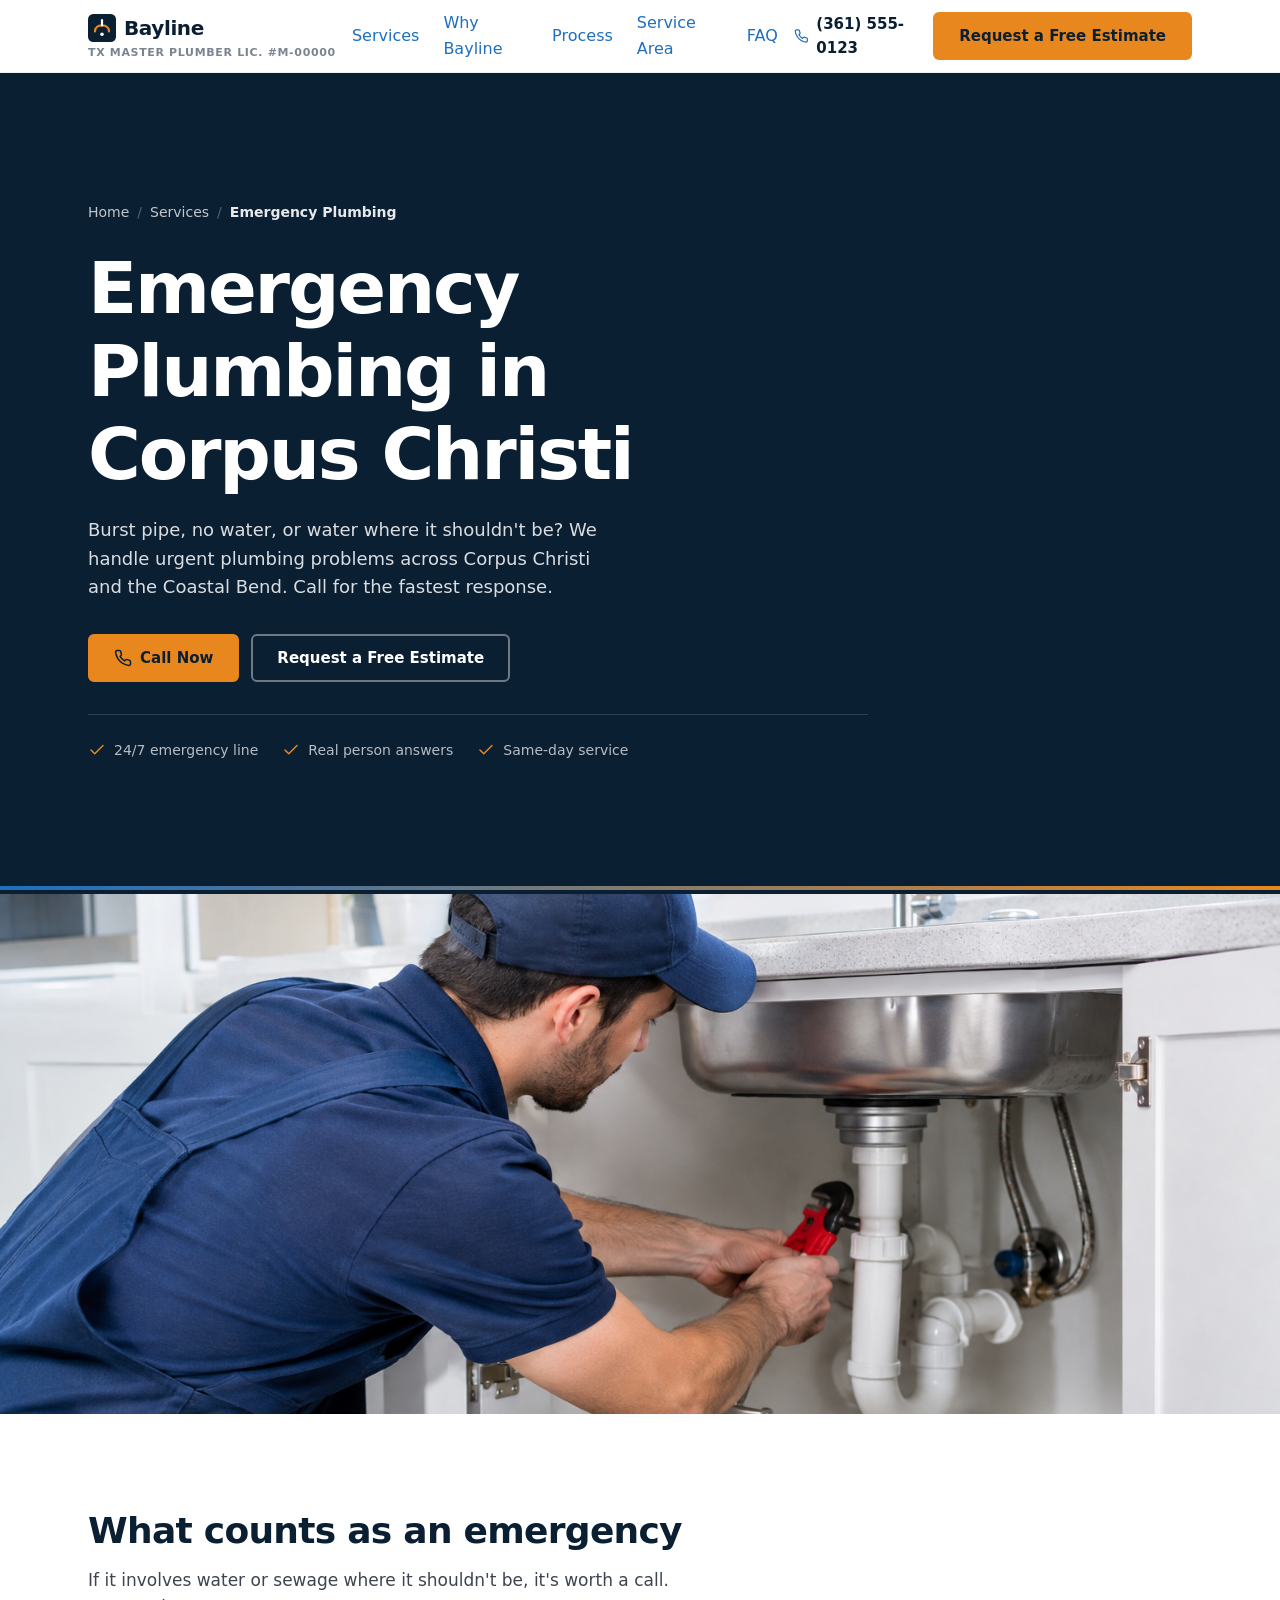
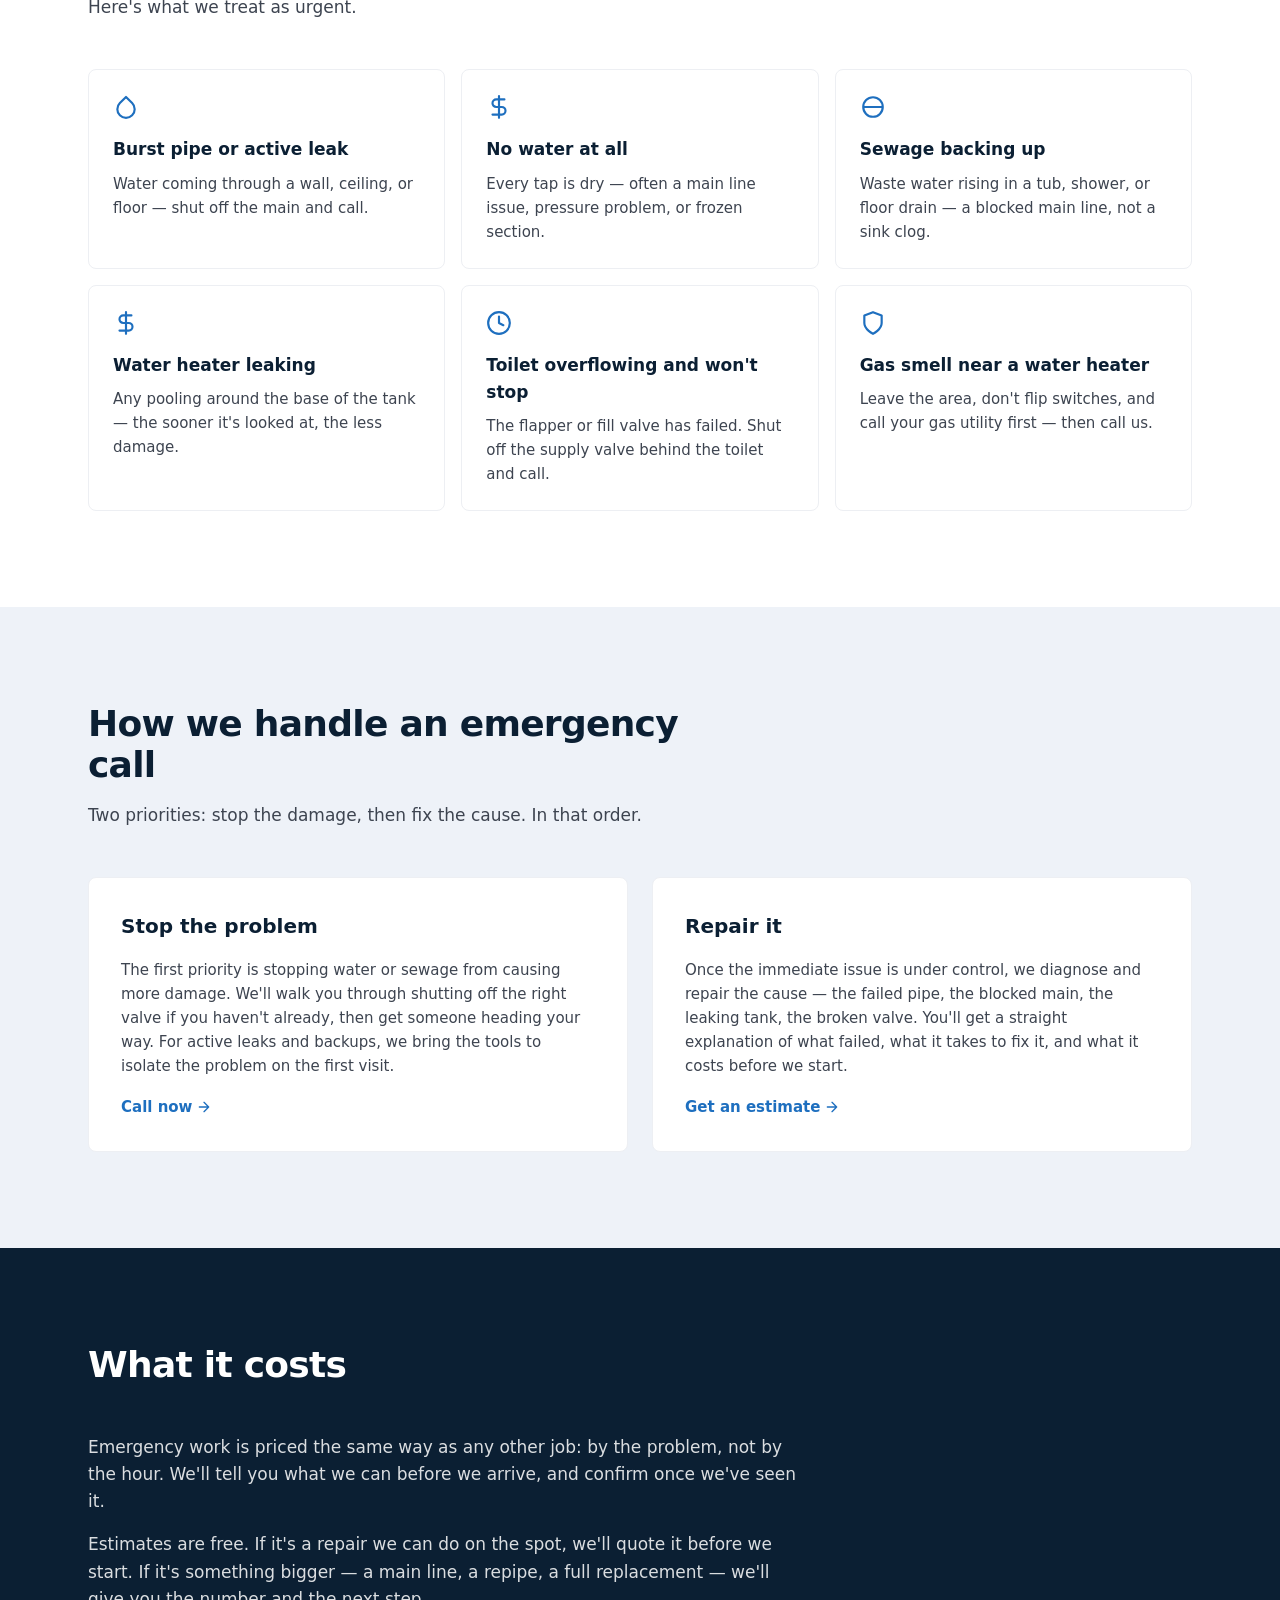
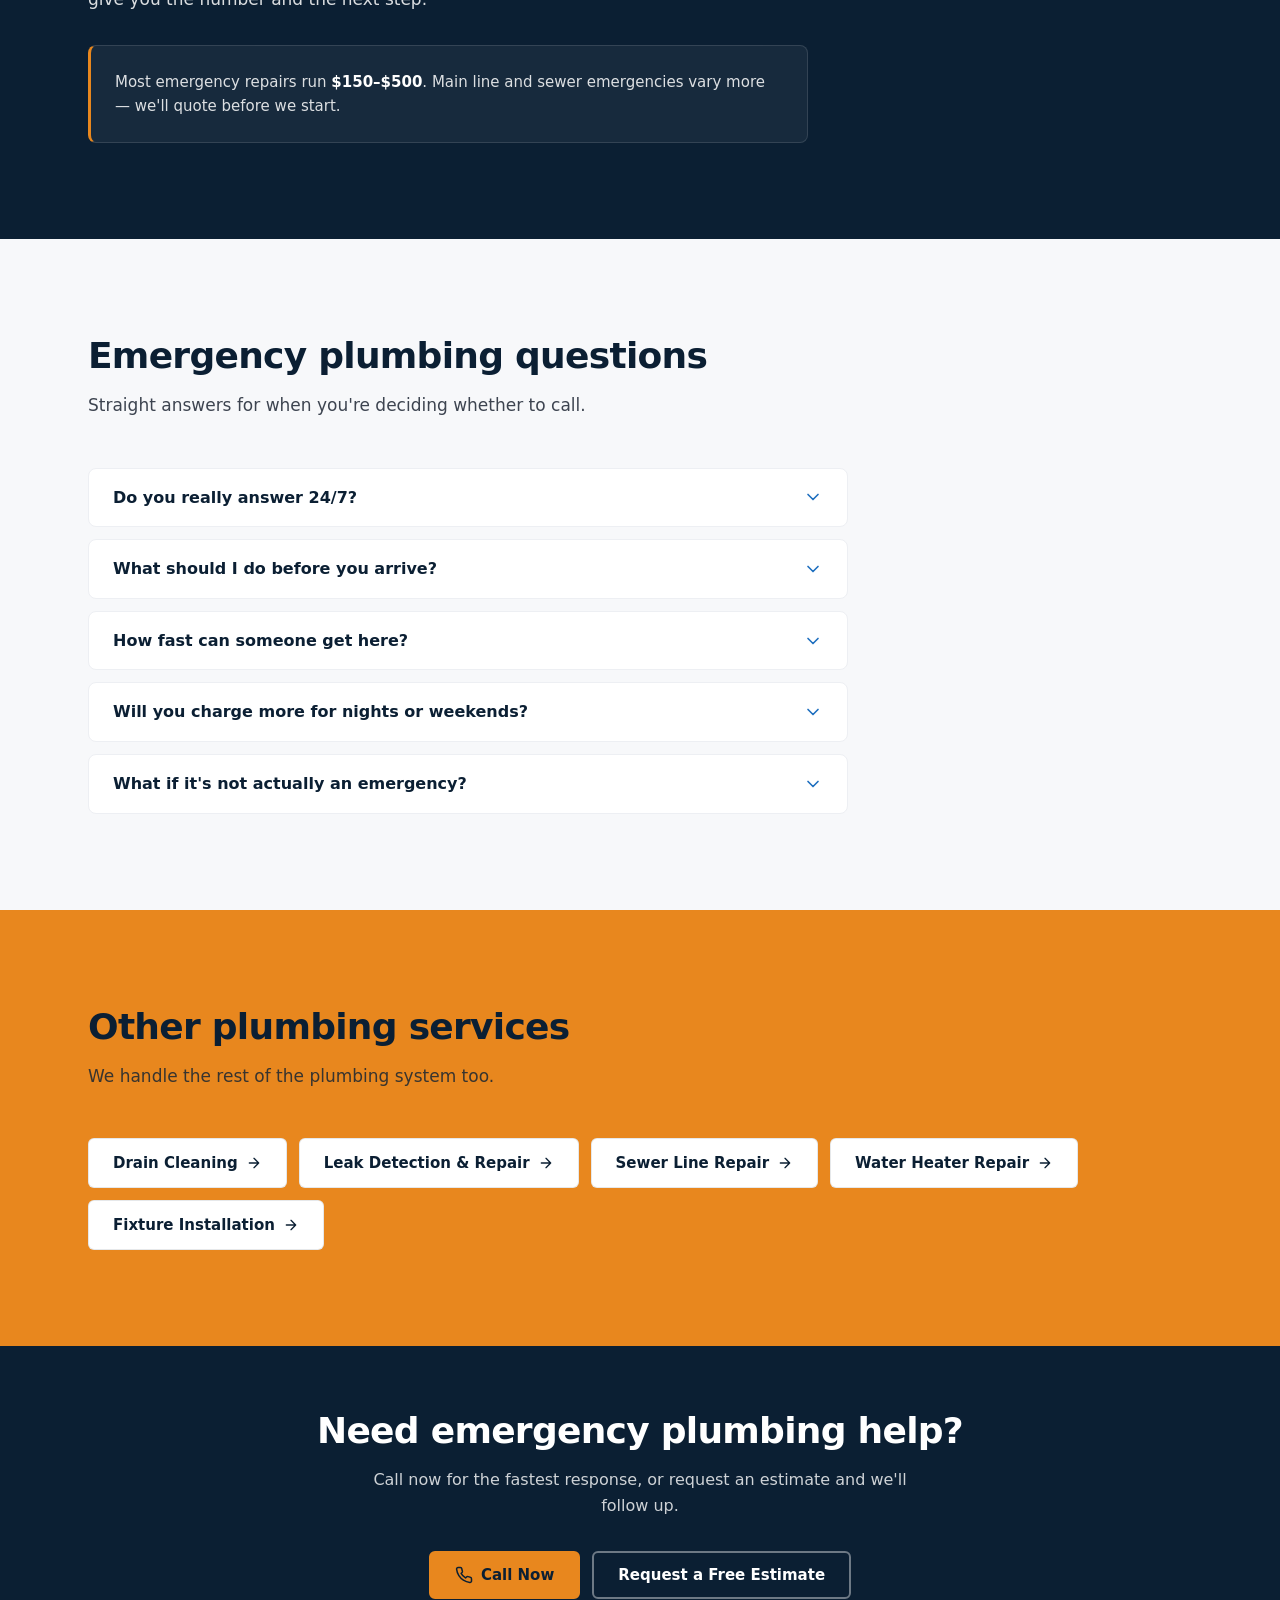
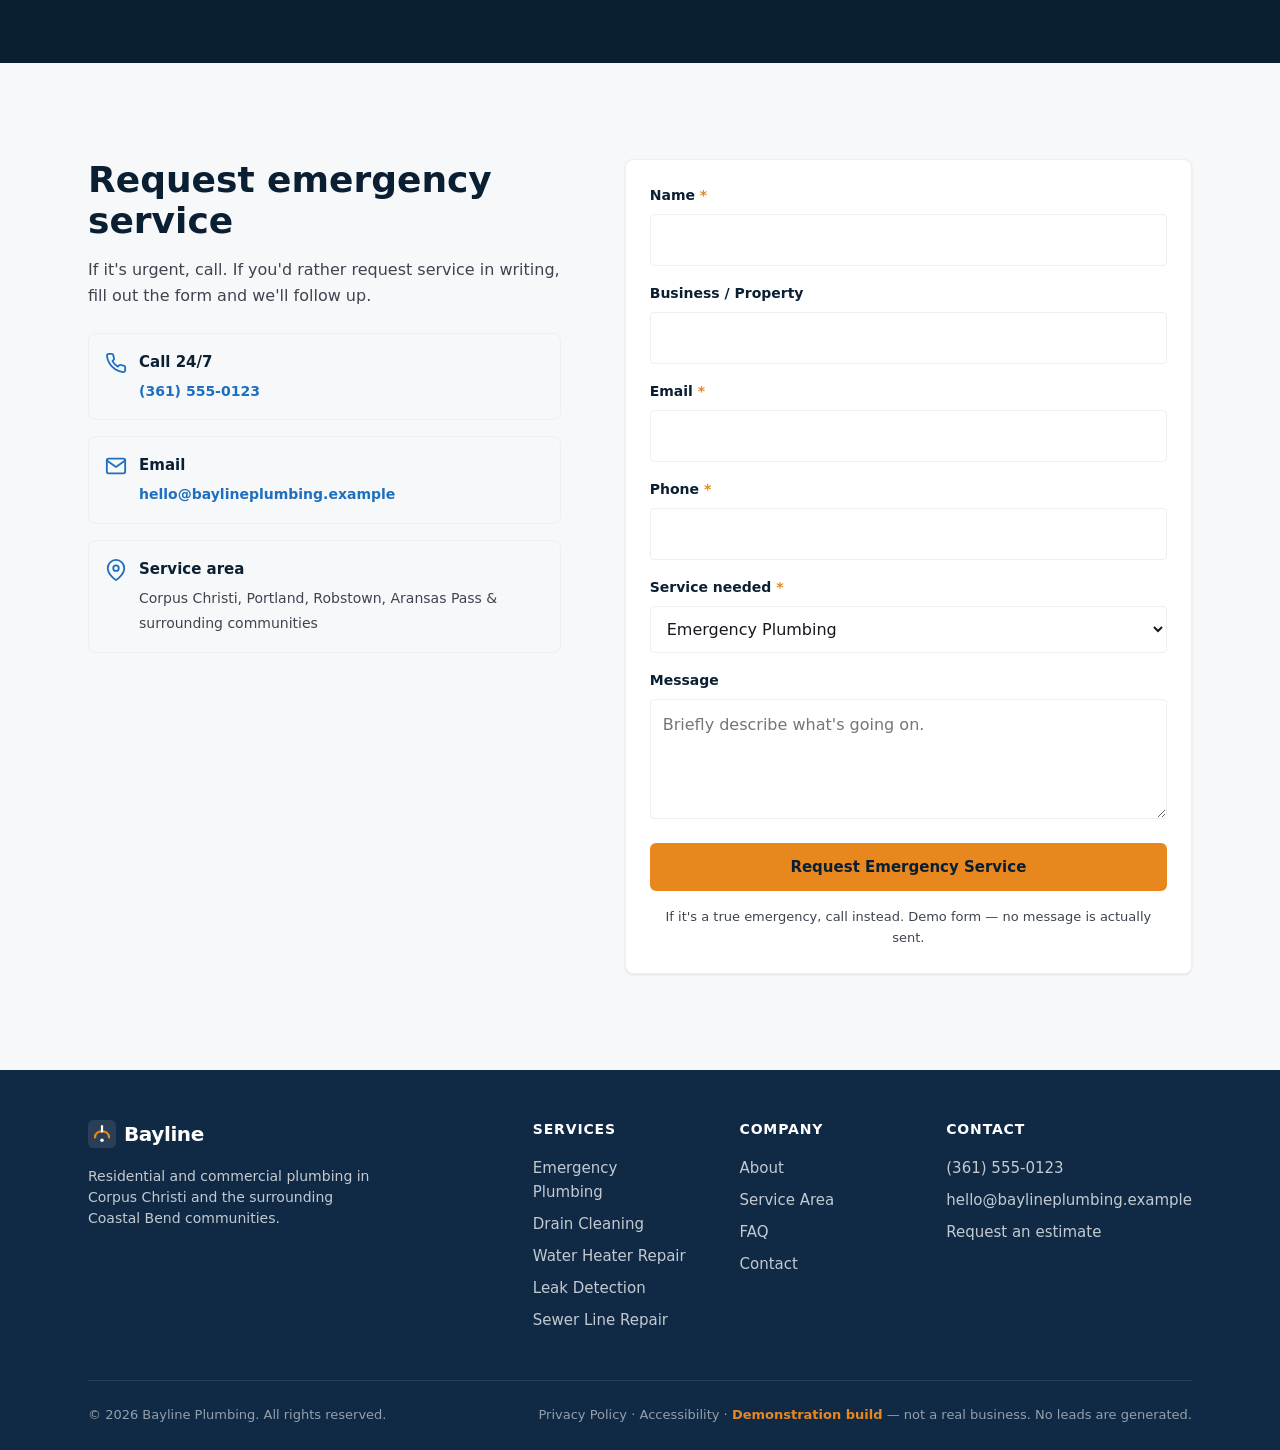
<file: services/emergency-plumbing.html>
<!DOCTYPE html>
<html lang="en">
<head>
  <meta charset="UTF-8">
  <meta name="viewport" content="width=device-width, initial-scale=1.0">
  <title>Emergency Plumbing in Corpus Christi, TX | Bayline Plumbing</title>
  <meta name="description" content="Burst pipe, no water, or water where it shouldn't be? 24/7 emergency plumbing across Corpus Christi and the Coastal Bend. Real person answers. Request service.">
  <meta property="og:title" content="Emergency Plumbing in Corpus Christi, TX | Bayline Plumbing">
  <meta property="og:description" content="24/7 emergency plumbing across Corpus Christi and the Coastal Bend. Real person answers, day or night.">
  <meta property="og:type" content="website">
  <meta property="og:url" content="https://baylineplumbing.example/services/emergency-plumbing">
  <meta property="og:image" content="https://baylineplumbing.example/og.png">
  <link rel="canonical" href="https://baylineplumbing.example/services/emergency-plumbing">

  <script type="application/ld+json">
  {
    "@context": "https://schema.org",
    "@type": "Plumber",
    "name": "Bayline Plumbing",
    "areaServed": ["Corpus Christi", "Portland", "Robstown", "Aransas Pass"],
    "telephone": "+1-361-555-0123",
    "url": "https://baylineplumbing.example"
  }
  </script>
  <script type="application/ld+json">
  {
    "@context": "https://schema.org",
    "@type": "Service",
    "serviceType": "Emergency Plumbing",
    "provider": { "@type": "Plumber", "name": "Bayline Plumbing" },
    "areaServed": ["Corpus Christi", "Portland", "Robstown", "Aransas Pass"]
  }
  </script>

  <link rel="stylesheet" href="../css/tokens.css">
  <link rel="stylesheet" href="../css/base.css">
  <link rel="stylesheet" href="../css/components.css">
</head>
<body>
  <a class="skip-link" href="#main">Skip to main content</a>

  <header class="site-header">
    <div class="container header-inner">
      <div class="logo-wrap">
        <a class="logo" href="../index.html" aria-label="Bayline Plumbing — Home">
          <svg viewBox="0 0 32 32" fill="none" aria-hidden="true">
            <rect width="32" height="32" rx="6" fill="var(--navy-900)"/>
            <path d="M8 20c0-4 3-7 8-7s8 3 8 7" stroke="var(--amber-500)" stroke-width="2.5" stroke-linecap="round"/>
            <path d="M16 13V7" stroke="var(--white)" stroke-width="2.5" stroke-linecap="round"/>
            <circle cx="16" cy="23" r="2" fill="var(--white)"/>
          </svg>
          Bayline
        </a>
        <span class="license-line">TX Master Plumber Lic. #M-00000</span>
      </div>

      <nav class="primary-nav" aria-label="Primary">
        <a href="index.html" aria-current="page">Services</a>
        <a href="../index.html#why">Why Bayline</a>
        <a href="../index.html#process">Process</a>
        <a href="../service-areas.html">Service Area</a>
        <a href="../index.html#faq">FAQ</a>
      </nav>

      <div class="header-actions">
        <a class="header-phone" href="tel:+13615550123">
          <svg viewBox="0 0 24 24" fill="none" stroke="currentColor" stroke-width="2" stroke-linecap="round" stroke-linejoin="round" aria-hidden="true"><path d="M22 16.92v3a2 2 0 0 1-2.18 2 19.79 19.79 0 0 1-8.63-3.07 19.5 19.5 0 0 1-6-6 19.79 19.79 0 0 1-3.07-8.67A2 2 0 0 1 4.11 2h3a2 2 0 0 1 2 1.72c.127.96.361 1.903.7 2.81a2 2 0 0 1-.45 2.11L8.09 9.91a16 16 0 0 0 6 6l1.27-1.27a2 2 0 0 1 2.11-.45c.907.339 1.85.573 2.81.7A2 2 0 0 1 22 16.92z"/></svg>
          (361) 555-0123
        </a>
        <a class="btn btn--primary header-cta" href="#contact">Request a Free Estimate</a>
        <button class="menu-toggle" type="button" aria-expanded="false" aria-controls="mobile-nav" aria-label="Open menu">
          <svg class="icon-menu" viewBox="0 0 24 24" fill="none" stroke="currentColor" stroke-width="2" stroke-linecap="round" aria-hidden="true"><path d="M3 6h18M3 12h18M3 18h18"/></svg>
          <svg class="icon-close" viewBox="0 0 24 24" fill="none" stroke="currentColor" stroke-width="2" stroke-linecap="round" aria-hidden="true"><path d="M18 6 6 18M6 6l12 12"/></svg>
        </button>
      </div>
    </div>
  </header>

  <nav class="mobile-nav" id="mobile-nav" aria-label="Mobile">
    <ul>
      <li><a href="index.html">Services</a></li>
      <li><a href="../index.html#why">Why Bayline</a></li>
      <li><a href="../index.html#process">Process</a></li>
      <li><a href="../service-areas.html">Service Area</a></li>
      <li><a href="../index.html#faq">FAQ</a></li>
      <li><a href="#contact">Contact</a></li>
    </ul>
    <a class="btn btn--primary btn--block" href="#contact">Request a Free Estimate</a>
  </nav>

  <main id="main">
    <section class="hero">
      <div class="container hero-grid">
        <div>
          <nav class="breadcrumb" aria-label="Breadcrumb">
            <a href="../index.html">Home</a>
            <span class="sep" aria-hidden="true">/</span>
            <a href="index.html">Services</a>
            <span class="sep" aria-hidden="true">/</span>
            <span aria-current="page">Emergency Plumbing</span>
          </nav>

          <h1>Emergency Plumbing in Corpus Christi</h1>
          <p class="hero-sub">Burst pipe, no water, or water where it shouldn't be? We handle urgent plumbing problems across Corpus Christi and the Coastal Bend. Call for the fastest response.</p>
          <div class="hero-ctas">
            <a class="btn btn--primary" href="tel:+13615550123">
              <svg width="18" height="18" viewBox="0 0 24 24" fill="none" stroke="currentColor" stroke-width="2" stroke-linecap="round" stroke-linejoin="round" aria-hidden="true"><path d="M22 16.92v3a2 2 0 0 1-2.18 2 19.79 19.79 0 0 1-8.63-3.07 19.5 19.5 0 0 1-6-6 19.79 19.79 0 0 1-3.07-8.67A2 2 0 0 1 4.11 2h3a2 2 0 0 1 2 1.72c.127.96.361 1.903.7 2.81a2 2 0 0 1-.45 2.11L8.09 9.91a16 16 0 0 0 6 6l1.27-1.27a2 2 0 0 1 2.11-.45c.907.339 1.85.573 2.81.7A2 2 0 0 1 22 16.92z"/></svg>
              Call Now
            </a>
            <a class="btn btn--outline" href="#contact">Request a Free Estimate</a>
          </div>
          <div class="hero-trust">
            <span><svg viewBox="0 0 24 24" fill="none" stroke="currentColor" stroke-width="2" stroke-linecap="round" stroke-linejoin="round" aria-hidden="true"><path d="M20 6 9 17l-5-5"/></svg> 24/7 emergency line</span>
            <span><svg viewBox="0 0 24 24" fill="none" stroke="currentColor" stroke-width="2" stroke-linecap="round" stroke-linejoin="round" aria-hidden="true"><path d="M20 6 9 17l-5-5"/></svg> Real person answers</span>
            <span><svg viewBox="0 0 24 24" fill="none" stroke="currentColor" stroke-width="2" stroke-linecap="round" stroke-linejoin="round" aria-hidden="true"><path d="M20 6 9 17l-5-5"/></svg> Same-day service</span>
          </div>
        </div>
      </div>
    </section>

    <section class="photo-band" aria-label="Emergency plumbing service">
      <!-- <div class="photo-band__placeholder" role="img" aria-label="Placeholder for emergency plumbing photo"></div> -->

      <!-- REPLACE: swap this for a real photo when ready -->
<!-- <div class="photo-band__placeholder" role="img" aria-label="Placeholder for..."></div> -->

<img
  class="photo-band__img"
  src="../images/emergency-plumber.png"
  alt="..."
  width="1600"
  height="900"
  loading="eager"
  decoding="async"
/>

    </section>

    <section class="section" aria-labelledby="problems-heading">
      <div class="container">
        <div class="section-header reveal">
          <h2 id="problems-heading">What counts as an emergency</h2>
          <p>If it involves water or sewage where it shouldn't be, it's worth a call. Here's what we treat as urgent.</p>
        </div>
        <div class="problem-grid">
          <article class="problem-card reveal">
            <svg viewBox="0 0 24 24" fill="none" stroke="currentColor" stroke-width="2" stroke-linecap="round" stroke-linejoin="round" aria-hidden="true"><path d="M12 2.69l5.66 5.66a8 8 0 1 1-11.31 0z"/></svg>
            <h3>Burst pipe or active leak</h3>
            <p>Water coming through a wall, ceiling, or floor — shut off the main and call.</p>
          </article>
          <article class="problem-card reveal">
            <svg viewBox="0 0 24 24" fill="none" stroke="currentColor" stroke-width="2" stroke-linecap="round" stroke-linejoin="round" aria-hidden="true"><path d="M12 2v20M17 5H9.5a3.5 3.5 0 0 0 0 7h5a3.5 3.5 0 0 1 0 7H6"/></svg>
            <h3>No water at all</h3>
            <p>Every tap is dry — often a main line issue, pressure problem, or frozen section.</p>
          </article>
          <article class="problem-card reveal">
            <svg viewBox="0 0 24 24" fill="none" stroke="currentColor" stroke-width="2" stroke-linecap="round" stroke-linejoin="round" aria-hidden="true"><path d="M3 12h18M3 12a9 9 0 0 1 18 0M3 12a9 9 0 0 0 18 0"/></svg>
            <h3>Sewage backing up</h3>
            <p>Waste water rising in a tub, shower, or floor drain — a blocked main line, not a sink clog.</p>
          </article>
          <article class="problem-card reveal">
            <svg viewBox="0 0 24 24" fill="none" stroke="currentColor" stroke-width="2" stroke-linecap="round" stroke-linejoin="round" aria-hidden="true"><path d="M12 2v20M17 5H9.5a3.5 3.5 0 0 0 0 7h5a3.5 3.5 0 0 1 0 7H6"/></svg>
            <h3>Water heater leaking</h3>
            <p>Any pooling around the base of the tank — the sooner it's looked at, the less damage.</p>
          </article>
          <article class="problem-card reveal">
            <svg viewBox="0 0 24 24" fill="none" stroke="currentColor" stroke-width="2" stroke-linecap="round" stroke-linejoin="round" aria-hidden="true"><circle cx="12" cy="12" r="10"/><path d="M12 6v6l4 2"/></svg>
            <h3>Toilet overflowing and won't stop</h3>
            <p>The flapper or fill valve has failed. Shut off the supply valve behind the toilet and call.</p>
          </article>
          <article class="problem-card reveal">
            <svg viewBox="0 0 24 24" fill="none" stroke="currentColor" stroke-width="2" stroke-linecap="round" stroke-linejoin="round" aria-hidden="true"><path d="M12 22s8-4 8-10V5l-8-3-8 3v7c0 6 8 10 8 10z"/></svg>
            <h3>Gas smell near a water heater</h3>
            <p>Leave the area, don't flip switches, and call your gas utility first — then call us.</p>
          </article>
        </div>
      </div>
    </section>

    <section class="section section--process" aria-labelledby="fix-heading">
      <div class="container">
        <div class="section-header reveal">
          <h2 id="fix-heading">How we handle an emergency call</h2>
          <p>Two priorities: stop the damage, then fix the cause. In that order.</p>
        </div>
        <div class="fix-grid">
          <div class="fix-col reveal">
            <h3>Stop the problem</h3>
            <p>The first priority is stopping water or sewage from causing more damage. We'll walk you through shutting off the right valve if you haven't already, then get someone heading your way. For active leaks and backups, we bring the tools to isolate the problem on the first visit.</p>
            <a class="fix-link" href="tel:+13615550123">Call now <svg viewBox="0 0 24 24" fill="none" stroke="currentColor" stroke-width="2" stroke-linecap="round" stroke-linejoin="round" aria-hidden="true"><path d="M5 12h14M12 5l7 7-7 7"/></svg></a>
          </div>
          <div class="fix-col reveal">
            <h3>Repair it</h3>
            <p>Once the immediate issue is under control, we diagnose and repair the cause — the failed pipe, the blocked main, the leaking tank, the broken valve. You'll get a straight explanation of what failed, what it takes to fix it, and what it costs before we start.</p>
            <a class="fix-link" href="#contact">Get an estimate <svg viewBox="0 0 24 24" fill="none" stroke="currentColor" stroke-width="2" stroke-linecap="round" stroke-linejoin="round" aria-hidden="true"><path d="M5 12h14M12 5l7 7-7 7"/></svg></a>
          </div>
        </div>
      </div>
    </section>

    <section class="section section--pricing" aria-labelledby="pricing-heading">
      <div class="container">
        <div class="section-header reveal">
          <h2 id="pricing-heading">What it costs</h2>
        </div>
        <div class="pricing-copy reveal">
          <p>Emergency work is priced the same way as any other job: by the problem, not by the hour. We'll tell you what we can before we arrive, and confirm once we've seen it.</p>
          <p>Estimates are free. If it's a repair we can do on the spot, we'll quote it before we start. If it's something bigger — a main line, a repipe, a full replacement — we'll give you the number and the next step.</p>
        </div>
        <div class="pricing-range reveal">
          <p>Most emergency repairs run <strong>$150–$500</strong>. Main line and sewer emergencies vary more — we'll quote before we start.</p>
        </div>
      </div>
    </section>

    <section class="section section--faq" aria-labelledby="faq-heading">
      <div class="container">
        <div class="section-header reveal">
          <h2 id="faq-heading">Emergency plumbing questions</h2>
          <p>Straight answers for when you're deciding whether to call.</p>
        </div>
        <div class="faq-list">
          <div class="faq-item reveal">
            <button class="faq-question" type="button" aria-expanded="false" aria-controls="faq-1">
              Do you really answer 24/7?
              <svg viewBox="0 0 24 24" fill="none" stroke="currentColor" stroke-width="2" stroke-linecap="round" stroke-linejoin="round" aria-hidden="true"><path d="m6 9 6 6 6-6"/></svg>
            </button>
            <div class="faq-answer" id="faq-1" hidden>
              <p>Yes. The number rings through to a person, not a voicemail. If we can't get to you the same day, we'll tell you honestly and help you decide whether to wait or call someone else.</p>
            </div>
          </div>
          <div class="faq-item reveal">
            <button class="faq-question" type="button" aria-expanded="false" aria-controls="faq-2">
              What should I do before you arrive?
              <svg viewBox="0 0 24 24" fill="none" stroke="currentColor" stroke-width="2" stroke-linecap="round" stroke-linejoin="round" aria-hidden="true"><path d="m6 9 6 6 6-6"/></svg>
            </button>
            <div class="faq-answer" id="faq-2" hidden>
              <p>Shut off the water at the main if you can find it. For a water heater, turn off the gas or the breaker. For a sewage backup, stop using water in the house. We'll walk you through anything else over the phone.</p>
            </div>
          </div>
          <div class="faq-item reveal">
            <button class="faq-question" type="button" aria-expanded="false" aria-controls="faq-3">
              How fast can someone get here?
              <svg viewBox="0 0 24 24" fill="none" stroke="currentColor" stroke-width="2" stroke-linecap="round" stroke-linejoin="round" aria-hidden="true"><path d="m6 9 6 6 6-6"/></svg>
            </button>
            <div class="faq-answer" id="faq-3" hidden>
              <p>For most of Corpus Christi and the surrounding communities, we can usually have someone on the way within a couple of hours during normal hours. Response times vary after hours and on weekends — we'll give you a realistic window when you call.</p>
            </div>
          </div>
          <div class="faq-item reveal">
            <button class="faq-question" type="button" aria-expanded="false" aria-controls="faq-4">
              Will you charge more for nights or weekends?
              <svg viewBox="0 0 24 24" fill="none" stroke="currentColor" stroke-width="2" stroke-linecap="round" stroke-linejoin="round" aria-hidden="true"><path d="m6 9 6 6 6-6"/></svg>
            </button>
            <div class="faq-answer" id="faq-4" hidden>
              <p>Emergency calls outside normal business hours may carry a higher rate, which we'll tell you before we come out. You'll never get a surprise number after the fact.</p>
            </div>
          </div>
          <div class="faq-item reveal">
            <button class="faq-question" type="button" aria-expanded="false" aria-controls="faq-5">
              What if it's not actually an emergency?
              <svg viewBox="0 0 24 24" fill="none" stroke="currentColor" stroke-width="2" stroke-linecap="round" stroke-linejoin="round" aria-hidden="true"><path d="m6 9 6 6 6-6"/></svg>
            </button>
            <div class="faq-answer" id="faq-5" hidden>
              <p>Call anyway. Plenty of "emergencies" turn out to be a broken flapper or a clogged trap, and we'd rather tell you that over the phone than have you pay a call-out fee to find out. If it can wait, we'll say so.</p>
            </div>
          </div>
        </div>
      </div>
    </section>

    <section class="section section--related" aria-labelledby="related-heading">
      <div class="container">
        <div class="section-header reveal">
          <h2 id="related-heading">Other plumbing services</h2>
          <p>We handle the rest of the plumbing system too.</p>
        </div>
        <div class="related-list reveal">
          <a class="related-tag" href="drain-cleaning.html">Drain Cleaning <svg viewBox="0 0 24 24" fill="none" stroke="currentColor" stroke-width="2" stroke-linecap="round" stroke-linejoin="round" aria-hidden="true"><path d="M5 12h14M12 5l7 7-7 7"/></svg></a>
          <a class="related-tag" href="leak-detection.html">Leak Detection &amp; Repair <svg viewBox="0 0 24 24" fill="none" stroke="currentColor" stroke-width="2" stroke-linecap="round" stroke-linejoin="round" aria-hidden="true"><path d="M5 12h14M12 5l7 7-7 7"/></svg></a>
          <a class="related-tag" href="sewer-line-repair.html">Sewer Line Repair <svg viewBox="0 0 24 24" fill="none" stroke="currentColor" stroke-width="2" stroke-linecap="round" stroke-linejoin="round" aria-hidden="true"><path d="M5 12h14M12 5l7 7-7 7"/></svg></a>
          <a class="related-tag" href="water-heater-repair.html">Water Heater Repair <svg viewBox="0 0 24 24" fill="none" stroke="currentColor" stroke-width="2" stroke-linecap="round" stroke-linejoin="round" aria-hidden="true"><path d="M5 12h14M12 5l7 7-7 7"/></svg></a>
          <a class="related-tag" href="fixture-installation.html">Fixture Installation <svg viewBox="0 0 24 24" fill="none" stroke="currentColor" stroke-width="2" stroke-linecap="round" stroke-linejoin="round" aria-hidden="true"><path d="M5 12h14M12 5l7 7-7 7"/></svg></a>
        </div>
      </div>
    </section>

    <section class="final-cta">
      <div class="container">
        <h2>Need emergency plumbing help?</h2>
        <p>Call now for the fastest response, or request an estimate and we'll follow up.</p>
        <div class="hero-ctas">
          <a class="btn btn--primary" href="tel:+13615550123">
            <svg width="18" height="18" viewBox="0 0 24 24" fill="none" stroke="currentColor" stroke-width="2" stroke-linecap="round" stroke-linejoin="round" aria-hidden="true"><path d="M22 16.92v3a2 2 0 0 1-2.18 2 19.79 19.79 0 0 1-8.63-3.07 19.5 19.5 0 0 1-6-6 19.79 19.79 0 0 1-3.07-8.67A2 2 0 0 1 4.11 2h3a2 2 0 0 1 2 1.72c.127.96.361 1.903.7 2.81a2 2 0 0 1-.45 2.11L8.09 9.91a16 16 0 0 0 6 6l1.27-1.27a2 2 0 0 1 2.11-.45c.907.339 1.85.573 2.81.7A2 2 0 0 1 22 16.92z"/></svg>
            Call Now
          </a>
          <a class="btn btn--outline" href="#contact">Request a Free Estimate</a>
        </div>
      </div>
    </section>

    <section class="section section--light" id="contact" aria-labelledby="contact-heading">
      <div class="container">
        <div class="contact-grid">
          <div class="contact-info reveal">
            <h2 id="contact-heading">Request emergency service</h2>
            <p>If it's urgent, call. If you'd rather request service in writing, fill out the form and we'll follow up.</p>
            <div class="contact-methods">
              <div class="contact-method">
                <svg viewBox="0 0 24 24" fill="none" stroke="currentColor" stroke-width="2" stroke-linecap="round" stroke-linejoin="round" aria-hidden="true"><path d="M22 16.92v3a2 2 0 0 1-2.18 2 19.79 19.79 0 0 1-8.63-3.07 19.5 19.5 0 0 1-6-6 19.79 19.79 0 0 1-3.07-8.67A2 2 0 0 1 4.11 2h3a2 2 0 0 1 2 1.72c.127.96.361 1.903.7 2.81a2 2 0 0 1-.45 2.11L8.09 9.91a16 16 0 0 0 6 6l1.27-1.27a2 2 0 0 1 2.11-.45c.907.339 1.85.573 2.81.7A2 2 0 0 1 22 16.92z"/></svg>
                <div>
                  <strong>Call 24/7</strong>
                  <a href="tel:+13615550123">(361) 555-0123</a>
                </div>
              </div>
              <div class="contact-method">
                <svg viewBox="0 0 24 24" fill="none" stroke="currentColor" stroke-width="2" stroke-linecap="round" stroke-linejoin="round" aria-hidden="true"><path d="M4 4h16c1.1 0 2 .9 2 2v12c0 1.1-.9 2-2 2H4c-1.1 0-2-.9-2-2V6c0-1.1.9-2 2-2z"/><path d="m22 6-10 7L2 6"/></svg>
                <div>
                  <strong>Email</strong>
                  <a href="mailto:hello@baylineplumbing.example">hello@baylineplumbing.example</a>
                </div>
              </div>
              <div class="contact-method">
                <svg viewBox="0 0 24 24" fill="none" stroke="currentColor" stroke-width="2" stroke-linecap="round" stroke-linejoin="round" aria-hidden="true"><path d="M21 10c0 7-9 13-9 13s-9-6-9-13a9 9 0 0 1 18 0z"/><circle cx="12" cy="10" r="3"/></svg>
                <div>
                  <strong>Service area</strong>
                  <span>Corpus Christi, Portland, Robstown, Aransas Pass &amp; surrounding communities</span>
                </div>
              </div>
            </div>
          </div>

          <div class="form-card reveal">
            <form id="estimate-form" novalidate>
              <div class="form-group">
                <label for="name">Name <span class="required" aria-hidden="true">*</span></label>
                <input type="text" id="name" name="name" autocomplete="name" required aria-required="true">
                <p class="error-message" role="alert">Please enter your name.</p>
              </div>
              <div class="form-group">
                <label for="business">Business / Property</label>
                <input type="text" id="business" name="business" autocomplete="organization">
              </div>
              <div class="form-group">
                <label for="email">Email <span class="required" aria-hidden="true">*</span></label>
                <input type="email" id="email" name="email" autocomplete="email" required aria-required="true">
                <p class="error-message" role="alert">Please enter a valid email address.</p>
              </div>
              <div class="form-group">
                <label for="phone">Phone <span class="required" aria-hidden="true">*</span></label>
                <input type="tel" id="phone" name="phone" autocomplete="tel" required aria-required="true">
                <p class="error-message" role="alert">Please enter your phone number.</p>
              </div>
              <div class="form-group">
                <label for="service">Service needed <span class="required" aria-hidden="true">*</span></label>
                <select id="service" name="service" required aria-required="true">
                  <option value="">Select a service</option>
                  <option value="emergency" selected>Emergency Plumbing</option>
                  <option value="drain">Drain Cleaning</option>
                  <option value="water-heater">Water Heater Repair</option>
                  <option value="leak">Leak Detection &amp; Repair</option>
                  <option value="sewer">Sewer Line Repair</option>
                  <option value="fixture">Fixture Installation</option>
                  <option value="general">General Plumbing Repairs</option>
                  <option value="other">Something else</option>
                </select>
                <p class="error-message" role="alert">Please select a service.</p>
              </div>
              <div class="form-group">
                <label for="message">Message</label>
                <textarea id="message" name="message" placeholder="Briefly describe what's going on."></textarea>
              </div>
              <button class="btn btn--primary btn--block" type="submit">Request Emergency Service</button>
              <p class="form-note">If it's a true emergency, call instead. Demo form — no message is actually sent.</p>
            </form>

            <div class="form-success" id="form-success" role="status" aria-live="polite">
              <h3>Thank you — your request has been received.</h3>
              <p>This is a demonstration form. In a live site, a team member would follow up using the contact information you provided.</p>
            </div>
          </div>
        </div>
      </div>
    </section>
  </main>

  <footer class="site-footer">
    <div class="container">
      <div class="footer-grid">
        <div class="footer-brand">
          <a class="logo" href="../index.html" aria-label="Bayline Plumbing — Home">
            <svg viewBox="0 0 32 32" fill="none" aria-hidden="true" style="width: 28px; height: 28px;">
              <rect width="32" height="32" rx="6" fill="var(--white)" opacity="0.1"/>
              <path d="M8 20c0-4 3-7 8-7s8 3 8 7" stroke="var(--amber-500)" stroke-width="2.5" stroke-linecap="round"/>
              <path d="M16 13V7" stroke="var(--white)" stroke-width="2.5" stroke-linecap="round"/>
              <circle cx="16" cy="23" r="2" fill="var(--white)"/>
            </svg>
            Bayline
          </a>
          <p>Residential and commercial plumbing in Corpus Christi and the surrounding Coastal Bend communities.</p>
        </div>
        <div class="footer-col">
          <h3>Services</h3>
          <ul>
            <li><a href="emergency-plumbing.html">Emergency Plumbing</a></li>
            <li><a href="drain-cleaning.html">Drain Cleaning</a></li>
            <li><a href="water-heater-repair.html">Water Heater Repair</a></li>
            <li><a href="leak-detection.html">Leak Detection</a></li>
            <li><a href="sewer-line-repair.html">Sewer Line Repair</a></li>
          </ul>
        </div>
        <div class="footer-col">
          <h3>Company</h3>
          <ul>
            <li><a href="../about.html">About</a></li>
            <li><a href="../service-areas.html">Service Area</a></li>
            <li><a href="../index.html#faq">FAQ</a></li>
            <li><a href="#contact">Contact</a></li>
          </ul>
        </div>
        <div class="footer-col">
          <h3>Contact</h3>
          <ul>
            <li><a href="tel:+13615550123">(361) 555-0123</a></li>
            <li><a href="mailto:hello@baylineplumbing.example">hello@baylineplumbing.example</a></li>
            <li><a href="#contact">Request an estimate</a></li>
          </ul>
        </div>
      </div>
      <div class="footer-bottom">
        <p>© <span id="year"></span> Bayline Plumbing. All rights reserved.</p>
        <p>
          <a href="../privacy-policy.html" style="color: inherit;">Privacy Policy</a>
          ·
          <a href="../accessibility.html" style="color: inherit;">Accessibility</a>
          ·
          <span class="demo-note">Demonstration build</span> — not a real business. No leads are generated.
        </p>
      </div>
    </div>
  </footer>

  <div class="sticky-cta" role="region" aria-label="Quick contact">
    <a class="btn btn--outline-dark" href="tel:+13615550123">
      <svg width="16" height="16" viewBox="0 0 24 24" fill="none" stroke="currentColor" stroke-width="2" stroke-linecap="round" stroke-linejoin="round" aria-hidden="true"><path d="M22 16.92v3a2 2 0 0 1-2.18 2 19.79 19.79 0 0 1-8.63-3.07 19.5 19.5 0 0 1-6-6 19.79 19.79 0 0 1-3.07-8.67A2 2 0 0 1 4.11 2h3a2 2 0 0 1 2 1.72c.127.96.361 1.903.7 2.81a2 2 0 0 1-.45 2.11L8.09 9.91a16 16 0 0 0 6 6l1.27-1.27a2 2 0 0 1 2.11-.45c.907.339 1.85.573 2.81.7A2 2 0 0 1 22 16.92z"/></svg>
      Call Now
    </a>
    <a class="btn btn--primary" href="#contact">Request Estimate</a>
  </div>

  <script src="../js/main.js" defer></script>
</body>
</html>
</file>
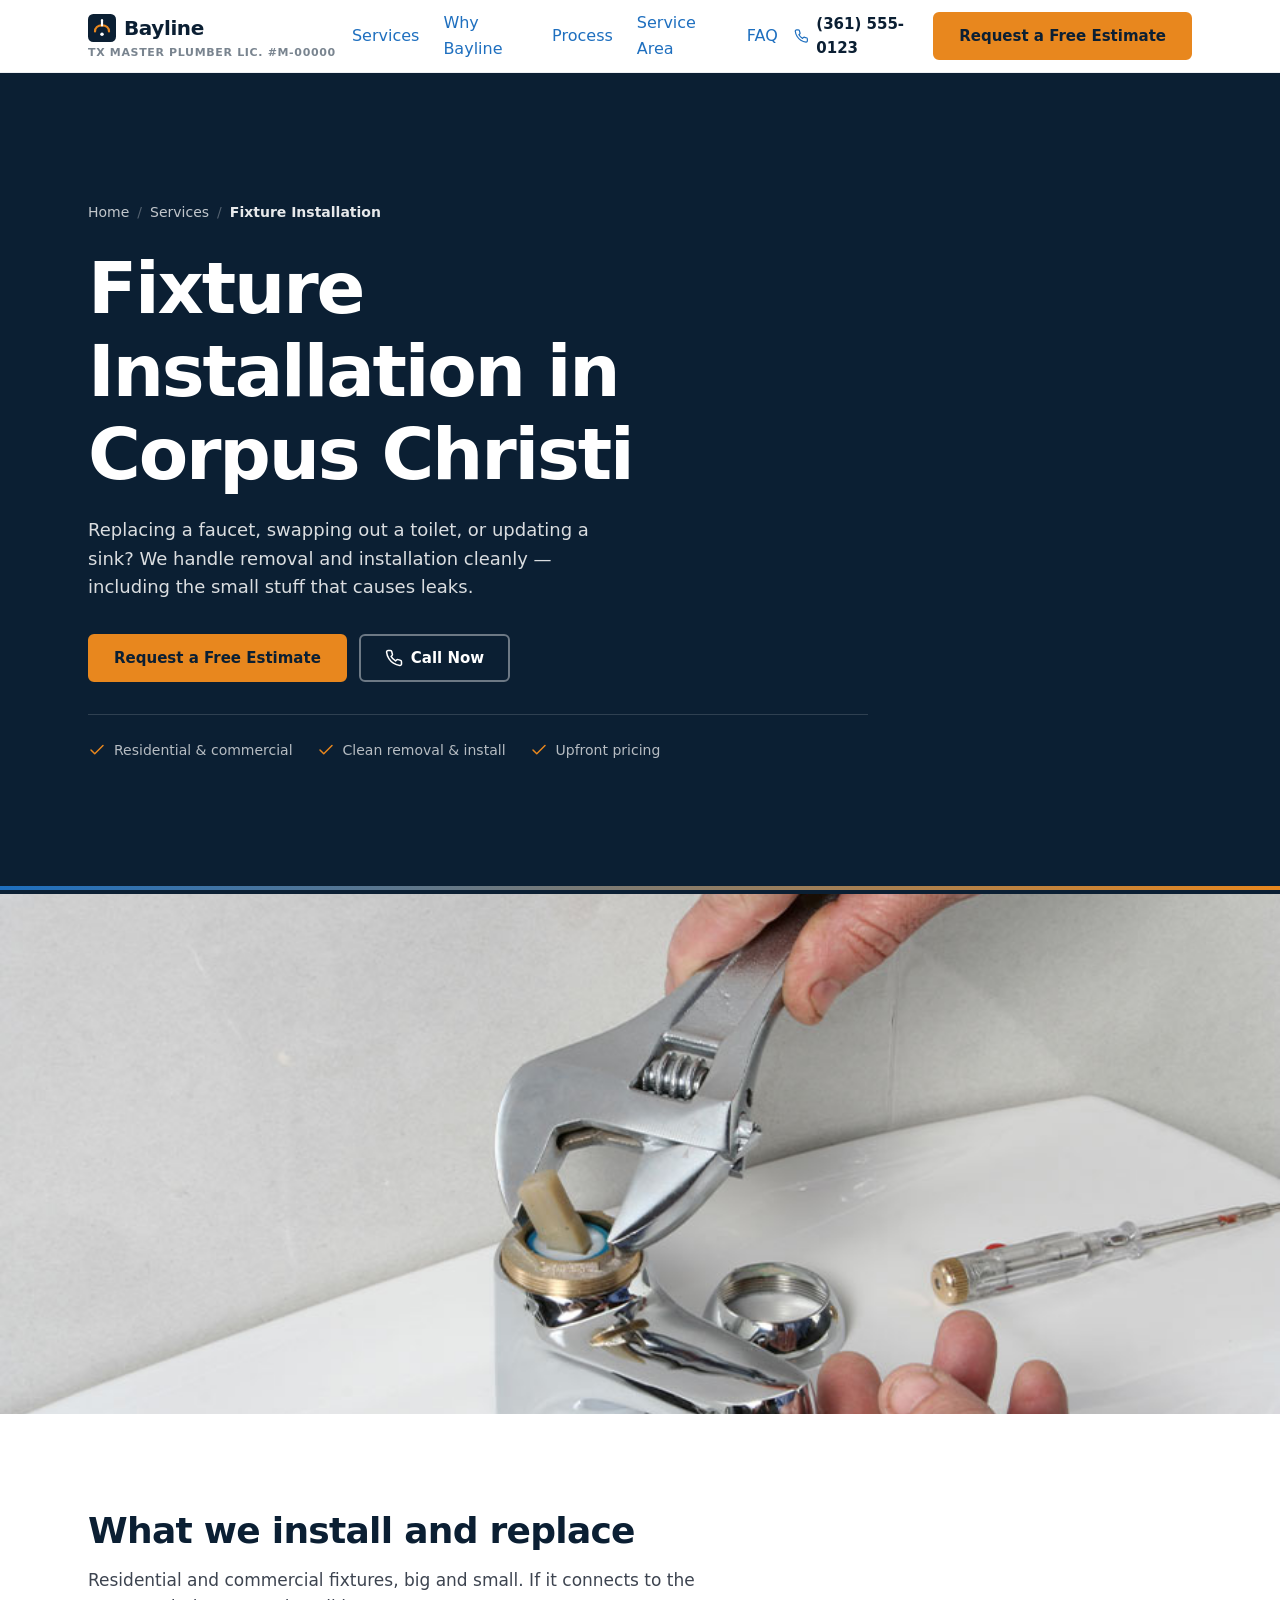
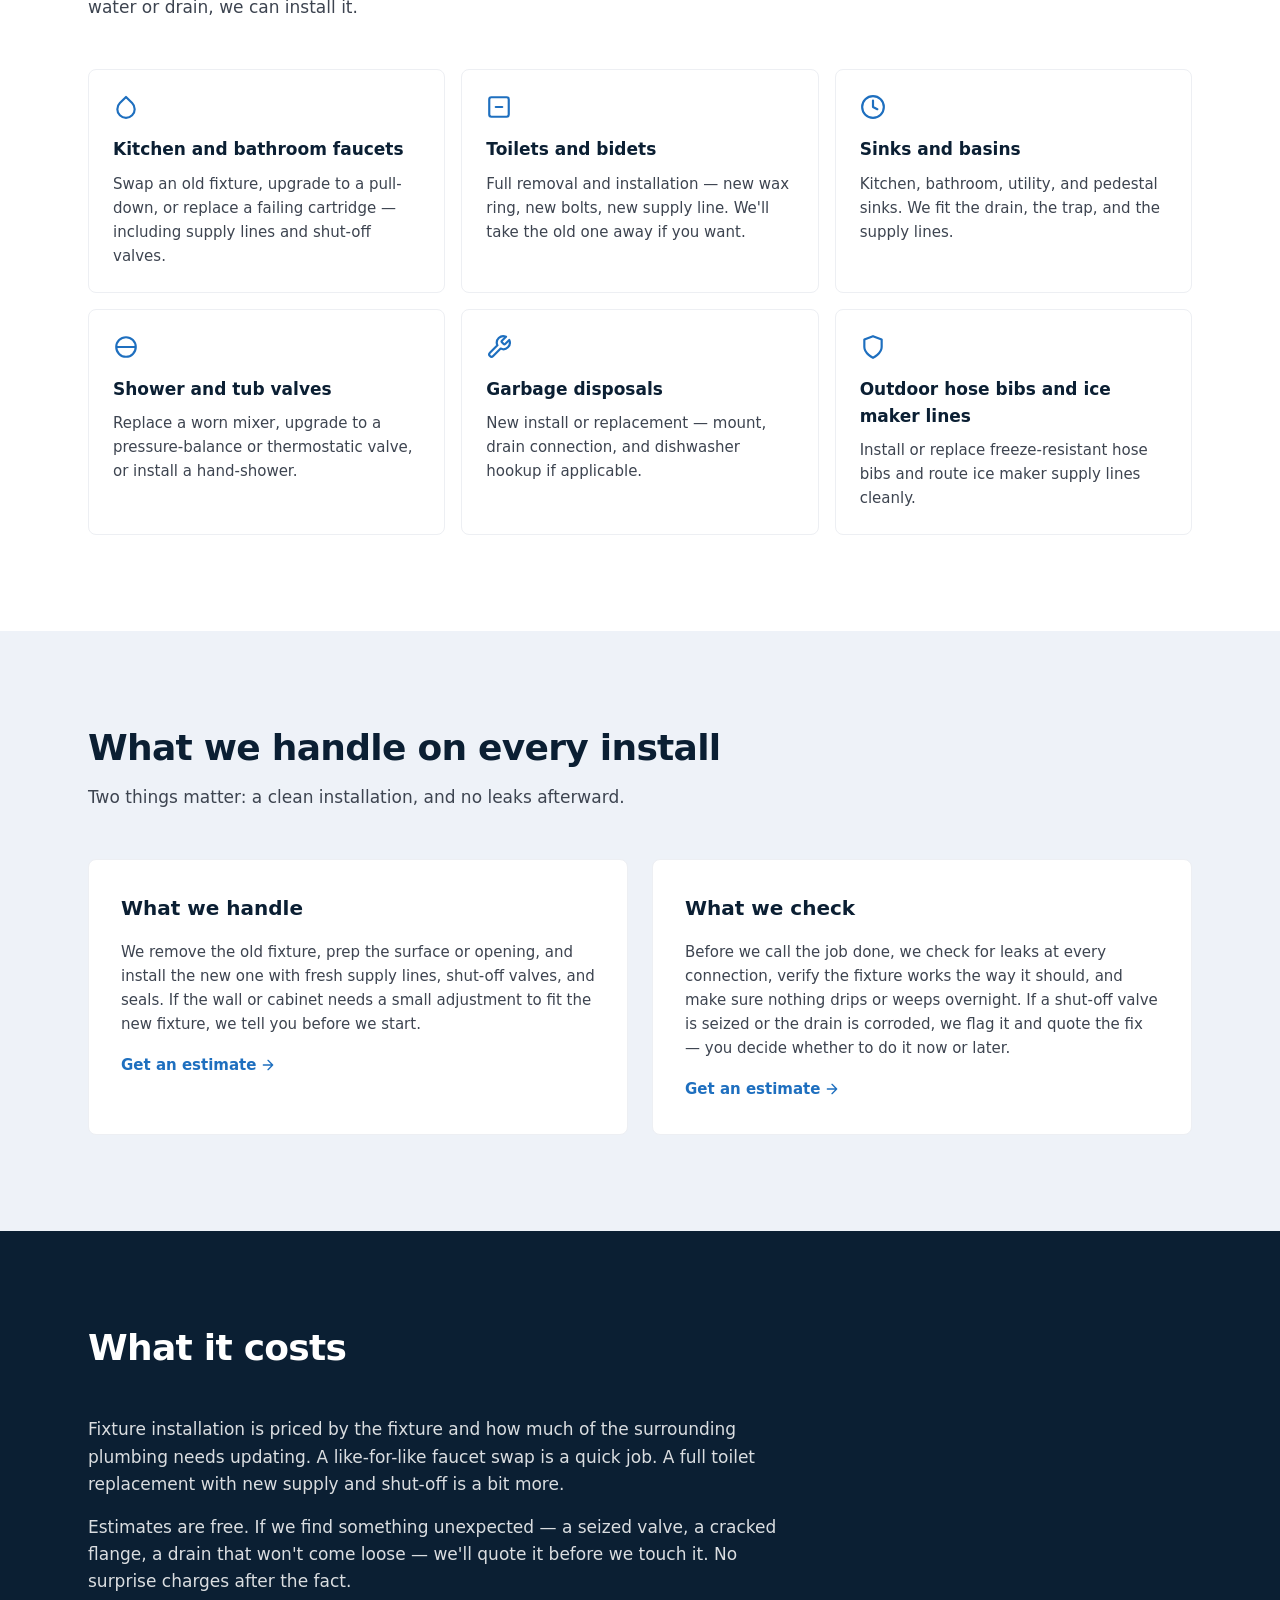
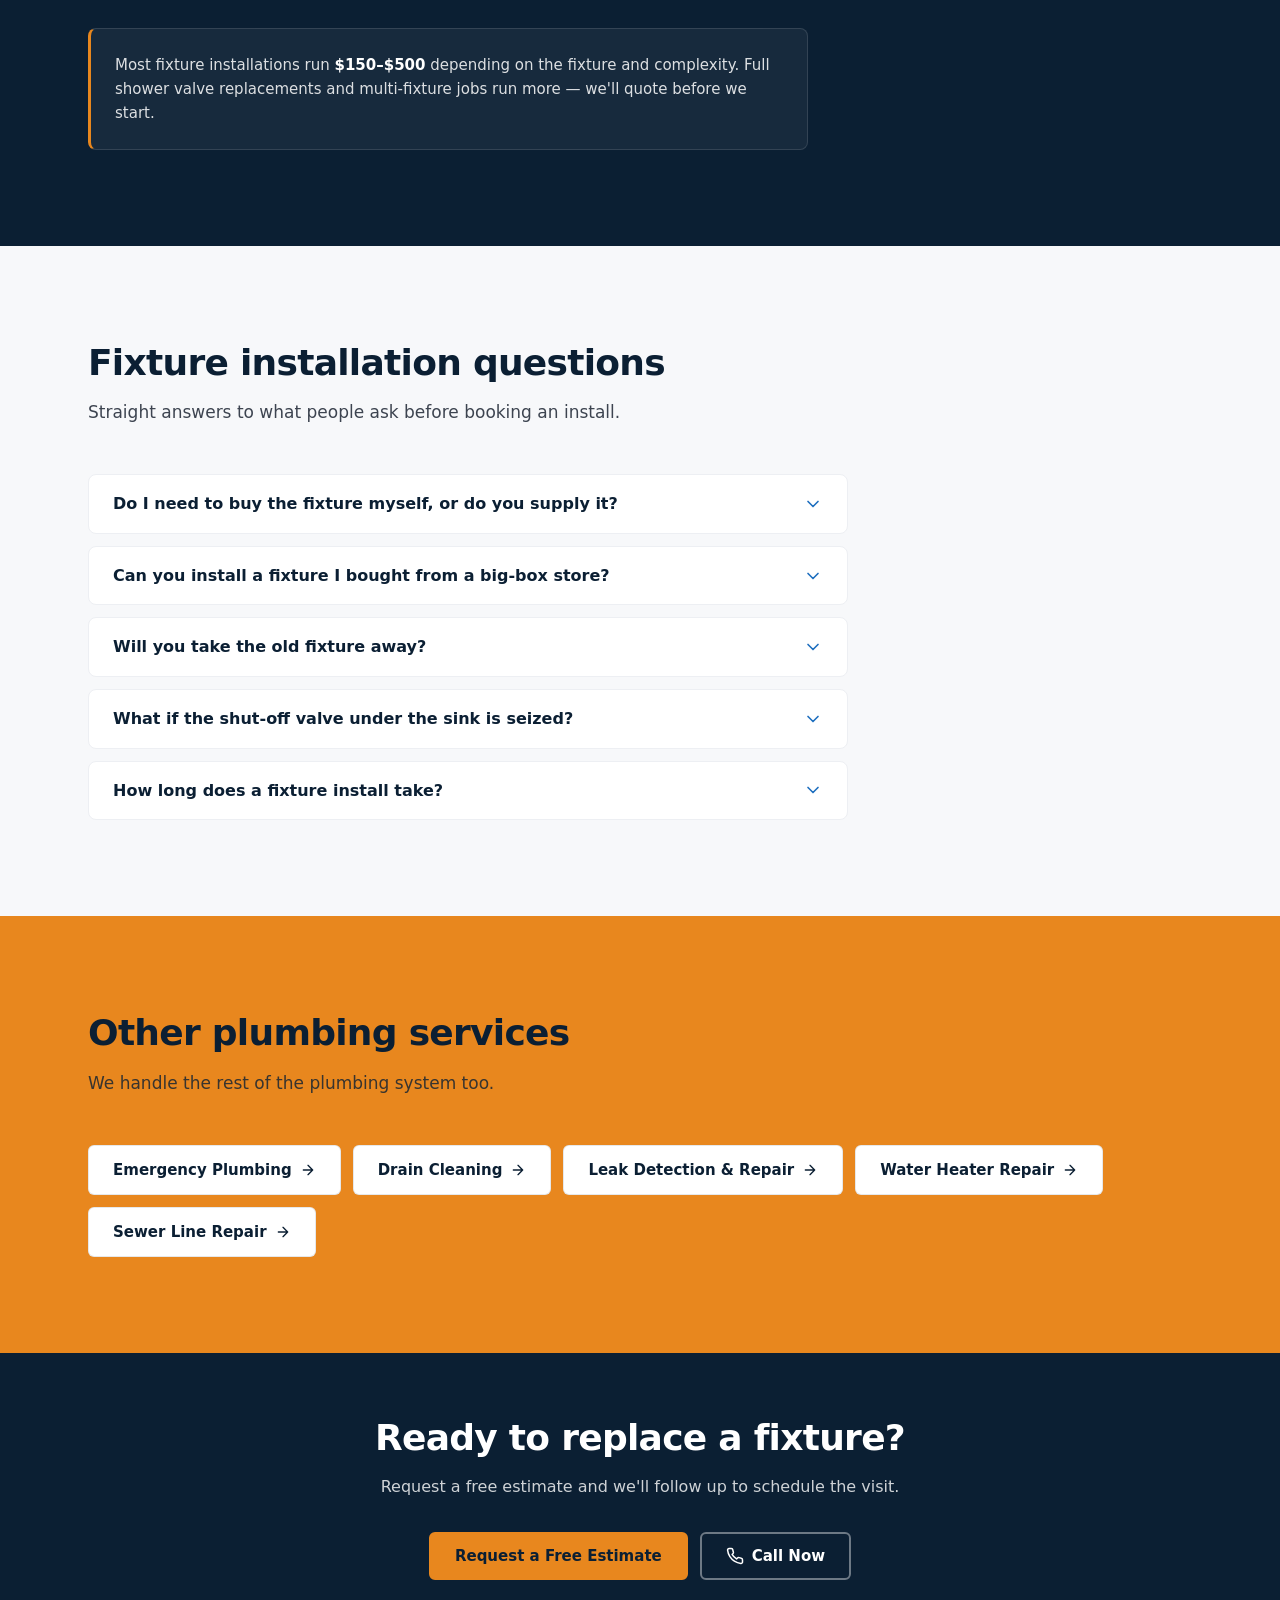
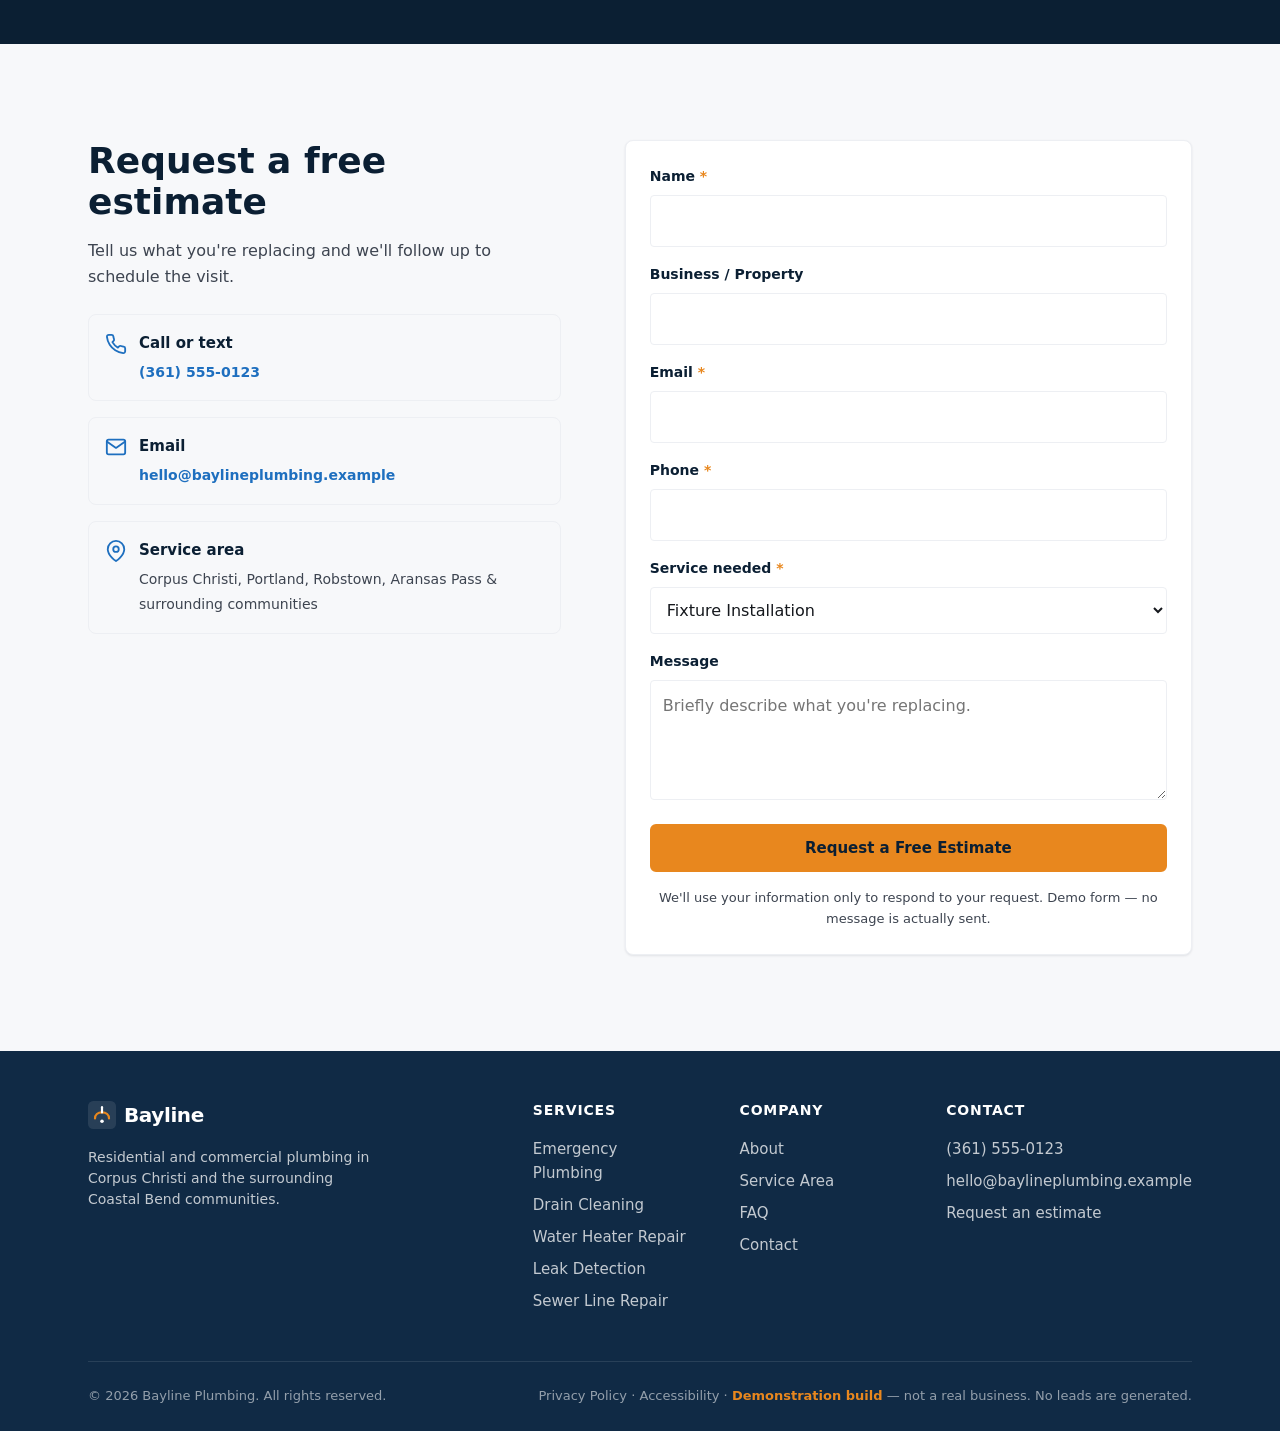
<file: services/fixture-installation.html>
<!DOCTYPE html>
<html lang="en">
<head>
  <meta charset="UTF-8">
  <meta name="viewport" content="width=device-width, initial-scale=1.0">
  <title>Fixture Installation in Corpus Christi, TX | Bayline Plumbing</title>
  <meta name="description" content="Faucet, toilet, sink, and shower valve installation across Corpus Christi and the Coastal Bend. Clean removal, correct install, no drips. Request a free estimate.">
  <meta property="og:title" content="Fixture Installation in Corpus Christi, TX | Bayline Plumbing">
  <meta property="og:description" content="Faucet, toilet, sink, and shower valve installation across Corpus Christi and the Coastal Bend.">
  <meta property="og:type" content="website">
  <meta property="og:url" content="https://baylineplumbing.example/services/fixture-installation">
  <meta property="og:image" content="https://baylineplumbing.example/og.png">
  <link rel="canonical" href="https://baylineplumbing.example/services/fixture-installation">

  <script type="application/ld+json">
  {
    "@context": "https://schema.org",
    "@type": "Plumber",
    "name": "Bayline Plumbing",
    "areaServed": ["Corpus Christi", "Portland", "Robstown", "Aransas Pass"],
    "telephone": "+1-361-555-0123",
    "url": "https://baylineplumbing.example"
  }
  </script>
  <script type="application/ld+json">
  {
    "@context": "https://schema.org",
    "@type": "Service",
    "serviceType": "Fixture Installation",
    "provider": { "@type": "Plumber", "name": "Bayline Plumbing" },
    "areaServed": ["Corpus Christi", "Portland", "Robstown", "Aransas Pass"]
  }
  </script>

  <link rel="stylesheet" href="../css/tokens.css">
  <link rel="stylesheet" href="../css/base.css">
  <link rel="stylesheet" href="../css/components.css">
</head>
<body>
  <a class="skip-link" href="#main">Skip to main content</a>

  <header class="site-header">
    <div class="container header-inner">
      <div class="logo-wrap">
        <a class="logo" href="../index.html" aria-label="Bayline Plumbing — Home">
          <svg viewBox="0 0 32 32" fill="none" aria-hidden="true">
            <rect width="32" height="32" rx="6" fill="var(--navy-900)"/>
            <path d="M8 20c0-4 3-7 8-7s8 3 8 7" stroke="var(--amber-500)" stroke-width="2.5" stroke-linecap="round"/>
            <path d="M16 13V7" stroke="var(--white)" stroke-width="2.5" stroke-linecap="round"/>
            <circle cx="16" cy="23" r="2" fill="var(--white)"/>
          </svg>
          Bayline
        </a>
        <span class="license-line">TX Master Plumber Lic. #M-00000</span>
      </div>

      <nav class="primary-nav" aria-label="Primary">
        <a href="index.html" aria-current="page">Services</a>
        <a href="../index.html#why">Why Bayline</a>
        <a href="../index.html#process">Process</a>
        <a href="../service-areas.html">Service Area</a>
        <a href="../index.html#faq">FAQ</a>
      </nav>

      <div class="header-actions">
        <a class="header-phone" href="tel:+13615550123">
          <svg viewBox="0 0 24 24" fill="none" stroke="currentColor" stroke-width="2" stroke-linecap="round" stroke-linejoin="round" aria-hidden="true"><path d="M22 16.92v3a2 2 0 0 1-2.18 2 19.79 19.79 0 0 1-8.63-3.07 19.5 19.5 0 0 1-6-6 19.79 19.79 0 0 1-3.07-8.67A2 2 0 0 1 4.11 2h3a2 2 0 0 1 2 1.72c.127.96.361 1.903.7 2.81a2 2 0 0 1-.45 2.11L8.09 9.91a16 16 0 0 0 6 6l1.27-1.27a2 2 0 0 1 2.11-.45c.907.339 1.85.573 2.81.7A2 2 0 0 1 22 16.92z"/></svg>
          (361) 555-0123
        </a>
        <a class="btn btn--primary header-cta" href="#contact">Request a Free Estimate</a>
        <button class="menu-toggle" type="button" aria-expanded="false" aria-controls="mobile-nav" aria-label="Open menu">
          <svg class="icon-menu" viewBox="0 0 24 24" fill="none" stroke="currentColor" stroke-width="2" stroke-linecap="round" aria-hidden="true"><path d="M3 6h18M3 12h18M3 18h18"/></svg>
          <svg class="icon-close" viewBox="0 0 24 24" fill="none" stroke="currentColor" stroke-width="2" stroke-linecap="round" aria-hidden="true"><path d="M18 6 6 18M6 6l12 12"/></svg>
        </button>
      </div>
    </div>
  </header>

  <nav class="mobile-nav" id="mobile-nav" aria-label="Mobile">
    <ul>
      <li><a href="index.html">Services</a></li>
      <li><a href="../index.html#why">Why Bayline</a></li>
      <li><a href="../index.html#process">Process</a></li>
      <li><a href="../service-areas.html">Service Area</a></li>
      <li><a href="../index.html#faq">FAQ</a></li>
      <li><a href="#contact">Contact</a></li>
    </ul>
    <a class="btn btn--primary btn--block" href="#contact">Request a Free Estimate</a>
  </nav>

  <main id="main">
    <section class="hero">
      <div class="container hero-grid">
        <div>
          <nav class="breadcrumb" aria-label="Breadcrumb">
            <a href="../index.html">Home</a>
            <span class="sep" aria-hidden="true">/</span>
            <a href="index.html">Services</a>
            <span class="sep" aria-hidden="true">/</span>
            <span aria-current="page">Fixture Installation</span>
          </nav>

          <h1>Fixture Installation in Corpus Christi</h1>
          <p class="hero-sub">Replacing a faucet, swapping out a toilet, or updating a sink? We handle removal and installation cleanly — including the small stuff that causes leaks.</p>
          <div class="hero-ctas">
            <a class="btn btn--primary" href="#contact">Request a Free Estimate</a>
            <a class="btn btn--outline" href="tel:+13615550123">
              <svg width="18" height="18" viewBox="0 0 24 24" fill="none" stroke="currentColor" stroke-width="2" stroke-linecap="round" stroke-linejoin="round" aria-hidden="true"><path d="M22 16.92v3a2 2 0 0 1-2.18 2 19.79 19.79 0 0 1-8.63-3.07 19.5 19.5 0 0 1-6-6 19.79 19.79 0 0 1-3.07-8.67A2 2 0 0 1 4.11 2h3a2 2 0 0 1 2 1.72c.127.96.361 1.903.7 2.81a2 2 0 0 1-.45 2.11L8.09 9.91a16 16 0 0 0 6 6l1.27-1.27a2 2 0 0 1 2.11-.45c.907.339 1.85.573 2.81.7A2 2 0 0 1 22 16.92z"/></svg>
              Call Now
            </a>
          </div>
          <div class="hero-trust">
            <span><svg viewBox="0 0 24 24" fill="none" stroke="currentColor" stroke-width="2" stroke-linecap="round" stroke-linejoin="round" aria-hidden="true"><path d="M20 6 9 17l-5-5"/></svg> Residential &amp; commercial</span>
            <span><svg viewBox="0 0 24 24" fill="none" stroke="currentColor" stroke-width="2" stroke-linecap="round" stroke-linejoin="round" aria-hidden="true"><path d="M20 6 9 17l-5-5"/></svg> Clean removal &amp; install</span>
            <span><svg viewBox="0 0 24 24" fill="none" stroke="currentColor" stroke-width="2" stroke-linecap="round" stroke-linejoin="round" aria-hidden="true"><path d="M20 6 9 17l-5-5"/></svg> Upfront pricing</span>
          </div>
        </div>
      </div>
    </section>

    <section class="photo-band" aria-label="Fixture installation service">
      <!-- <div class="photo-band__placeholder" role="img" aria-label="Placeholder for fixture installation photo"></div> -->
      <!-- REPLACE: swap this for a real photo when ready -->
<!-- <div class="photo-band__placeholder" role="img" aria-label="Placeholder for..."></div> -->

<img
  class="photo-band__img"
  src="../images/fixture-install.jpg"
  alt="..."
  width="1600"
  height="900"
  loading="eager"
  decoding="async"
/>

    </section>

    <section class="section" aria-labelledby="problems-heading">
      <div class="container">
        <div class="section-header reveal">
          <h2 id="problems-heading">What we install and replace</h2>
          <p>Residential and commercial fixtures, big and small. If it connects to the water or drain, we can install it.</p>
        </div>
        <div class="problem-grid">
          <article class="problem-card reveal">
            <svg viewBox="0 0 24 24" fill="none" stroke="currentColor" stroke-width="2" stroke-linecap="round" stroke-linejoin="round" aria-hidden="true"><path d="M12 2.69l5.66 5.66a8 8 0 1 1-11.31 0z"/></svg>
            <h3>Kitchen and bathroom faucets</h3>
            <p>Swap an old fixture, upgrade to a pull-down, or replace a failing cartridge — including supply lines and shut-off valves.</p>
          </article>
          <article class="problem-card reveal">
            <svg viewBox="0 0 24 24" fill="none" stroke="currentColor" stroke-width="2" stroke-linecap="round" stroke-linejoin="round" aria-hidden="true"><rect x="3" y="3" width="18" height="18" rx="2"/><path d="M9 12h6"/></svg>
            <h3>Toilets and bidets</h3>
            <p>Full removal and installation — new wax ring, new bolts, new supply line. We'll take the old one away if you want.</p>
          </article>
          <article class="problem-card reveal">
            <svg viewBox="0 0 24 24" fill="none" stroke="currentColor" stroke-width="2" stroke-linecap="round" stroke-linejoin="round" aria-hidden="true"><circle cx="12" cy="12" r="10"/><path d="M12 6v6l4 2"/></svg>
            <h3>Sinks and basins</h3>
            <p>Kitchen, bathroom, utility, and pedestal sinks. We fit the drain, the trap, and the supply lines.</p>
          </article>
          <article class="problem-card reveal">
            <svg viewBox="0 0 24 24" fill="none" stroke="currentColor" stroke-width="2" stroke-linecap="round" stroke-linejoin="round" aria-hidden="true"><path d="M3 12h18M3 12a9 9 0 0 1 18 0M3 12a9 9 0 0 0 18 0"/></svg>
            <h3>Shower and tub valves</h3>
            <p>Replace a worn mixer, upgrade to a pressure-balance or thermostatic valve, or install a hand-shower.</p>
          </article>
          <article class="problem-card reveal">
            <svg viewBox="0 0 24 24" fill="none" stroke="currentColor" stroke-width="2" stroke-linecap="round" stroke-linejoin="round" aria-hidden="true"><path d="M14.7 6.3a1 1 0 0 0 0 1.4l1.6 1.6a1 1 0 0 0 1.4 0l3.77-3.77a6 6 0 0 1-7.94 7.94l-6.91 6.91a2.12 2.12 0 0 1-3-3l6.91-6.91a6 6 0 0 1 7.94-7.94l-3.76 3.76z"/></svg>
            <h3>Garbage disposals</h3>
            <p>New install or replacement — mount, drain connection, and dishwasher hookup if applicable.</p>
          </article>
          <article class="problem-card reveal">
            <svg viewBox="0 0 24 24" fill="none" stroke="currentColor" stroke-width="2" stroke-linecap="round" stroke-linejoin="round" aria-hidden="true"><path d="M12 22s8-4 8-10V5l-8-3-8 3v7c0 6 8 10 8 10z"/></svg>
            <h3>Outdoor hose bibs and ice maker lines</h3>
            <p>Install or replace freeze-resistant hose bibs and route ice maker supply lines cleanly.</p>
          </article>
        </div>
      </div>
    </section>

    <section class="section section--process" aria-labelledby="fix-heading">
      <div class="container">
        <div class="section-header reveal">
          <h2 id="fix-heading">What we handle on every install</h2>
          <p>Two things matter: a clean installation, and no leaks afterward.</p>
        </div>
        <div class="fix-grid">
          <div class="fix-col reveal">
            <h3>What we handle</h3>
            <p>We remove the old fixture, prep the surface or opening, and install the new one with fresh supply lines, shut-off valves, and seals. If the wall or cabinet needs a small adjustment to fit the new fixture, we tell you before we start.</p>
            <a class="fix-link" href="#contact">Get an estimate <svg viewBox="0 0 24 24" fill="none" stroke="currentColor" stroke-width="2" stroke-linecap="round" stroke-linejoin="round" aria-hidden="true"><path d="M5 12h14M12 5l7 7-7 7"/></svg></a>
          </div>
          <div class="fix-col reveal">
            <h3>What we check</h3>
            <p>Before we call the job done, we check for leaks at every connection, verify the fixture works the way it should, and make sure nothing drips or weeps overnight. If a shut-off valve is seized or the drain is corroded, we flag it and quote the fix — you decide whether to do it now or later.</p>
            <a class="fix-link" href="#contact">Get an estimate <svg viewBox="0 0 24 24" fill="none" stroke="currentColor" stroke-width="2" stroke-linecap="round" stroke-linejoin="round" aria-hidden="true"><path d="M5 12h14M12 5l7 7-7 7"/></svg></a>
          </div>
        </div>
      </div>
    </section>

    <section class="section section--pricing" aria-labelledby="pricing-heading">
      <div class="container">
        <div class="section-header reveal">
          <h2 id="pricing-heading">What it costs</h2>
        </div>
        <div class="pricing-copy reveal">
          <p>Fixture installation is priced by the fixture and how much of the surrounding plumbing needs updating. A like-for-like faucet swap is a quick job. A full toilet replacement with new supply and shut-off is a bit more.</p>
          <p>Estimates are free. If we find something unexpected — a seized valve, a cracked flange, a drain that won't come loose — we'll quote it before we touch it. No surprise charges after the fact.</p>
        </div>
        <div class="pricing-range reveal">
          <p>Most fixture installations run <strong>$150–$500</strong> depending on the fixture and complexity. Full shower valve replacements and multi-fixture jobs run more — we'll quote before we start.</p>
        </div>
      </div>
    </section>

    <section class="section section--faq" aria-labelledby="faq-heading">
      <div class="container">
        <div class="section-header reveal">
          <h2 id="faq-heading">Fixture installation questions</h2>
          <p>Straight answers to what people ask before booking an install.</p>
        </div>
        <div class="faq-list">
          <div class="faq-item reveal">
            <button class="faq-question" type="button" aria-expanded="false" aria-controls="faq-1">
              Do I need to buy the fixture myself, or do you supply it?
              <svg viewBox="0 0 24 24" fill="none" stroke="currentColor" stroke-width="2" stroke-linecap="round" stroke-linejoin="round" aria-hidden="true"><path d="m6 9 6 6 6-6"/></svg>
            </button>
            <div class="faq-answer" id="faq-1" hidden>
              <p>Either works. Most customers buy the fixture they want and have it ready. If you'd rather we supply it, we can source common models and add the cost to the quote. Just tell us which way you want to go.</p>
            </div>
          </div>
          <div class="faq-item reveal">
            <button class="faq-question" type="button" aria-expanded="false" aria-controls="faq-2">
              Can you install a fixture I bought from a big-box store?
              <svg viewBox="0 0 24 24" fill="none" stroke="currentColor" stroke-width="2" stroke-linecap="round" stroke-linejoin="round" aria-hidden="true"><path d="m6 9 6 6 6-6"/></svg>
            </button>
            <div class="faq-answer" id="faq-2" hidden>
              <p>Yes. We install fixtures from all the major brands — Moen, Delta, Kohler, American Standard, and store brands. If the fixture comes with defective parts out of the box, we'll tell you so you can exchange it before we start.</p>
            </div>
          </div>
          <div class="faq-item reveal">
            <button class="faq-question" type="button" aria-expanded="false" aria-controls="faq-3">
              Will you take the old fixture away?
              <svg viewBox="0 0 24 24" fill="none" stroke="currentColor" stroke-width="2" stroke-linecap="round" stroke-linejoin="round" aria-hidden="true"><path d="m6 9 6 6 6-6"/></svg>
            </button>
            <div class="faq-answer" id="faq-3" hidden>
              <p>Yes, on request. There's a small disposal fee for larger items like toilets and tubs. Small items like faucets and cartridges go in the trash at no extra charge.</p>
            </div>
          </div>
          <div class="faq-item reveal">
            <button class="faq-question" type="button" aria-expanded="false" aria-controls="faq-4">
              What if the shut-off valve under the sink is seized?
              <svg viewBox="0 0 24 24" fill="none" stroke="currentColor" stroke-width="2" stroke-linecap="round" stroke-linejoin="round" aria-hidden="true"><path d="m6 9 6 6 6-6"/></svg>
            </button>
            <div class="faq-answer" id="faq-4" hidden>
              <p>That happens a lot on older homes, especially with gate valves. If the valve won't close, we can't safely remove the fixture without shutting off the main. We'll quote a valve replacement at the same visit — usually it's a quick add.</p>
            </div>
          </div>
          <div class="faq-item reveal">
            <button class="faq-question" type="button" aria-expanded="false" aria-controls="faq-5">
              How long does a fixture install take?
              <svg viewBox="0 0 24 24" fill="none" stroke="currentColor" stroke-width="2" stroke-linecap="round" stroke-linejoin="round" aria-hidden="true"><path d="m6 9 6 6 6-6"/></svg>
            </button>
            <div class="faq-answer" id="faq-5" hidden>
              <p>A faucet swap is usually 30–60 minutes. A toilet replacement is about an hour. A shower valve replacement takes longer — often three to four hours if we're cutting into the wall behind the valve.</p>
            </div>
          </div>
        </div>
      </div>
    </section>

    <section class="section section--related" aria-labelledby="related-heading">
      <div class="container">
        <div class="section-header reveal">
          <h2 id="related-heading">Other plumbing services</h2>
          <p>We handle the rest of the plumbing system too.</p>
        </div>
        <div class="related-list reveal">
          <a class="related-tag" href="emergency-plumbing.html">Emergency Plumbing <svg viewBox="0 0 24 24" fill="none" stroke="currentColor" stroke-width="2" stroke-linecap="round" stroke-linejoin="round" aria-hidden="true"><path d="M5 12h14M12 5l7 7-7 7"/></svg></a>
          <a class="related-tag" href="drain-cleaning.html">Drain Cleaning <svg viewBox="0 0 24 24" fill="none" stroke="currentColor" stroke-width="2" stroke-linecap="round" stroke-linejoin="round" aria-hidden="true"><path d="M5 12h14M12 5l7 7-7 7"/></svg></a>
          <a class="related-tag" href="leak-detection.html">Leak Detection &amp; Repair <svg viewBox="0 0 24 24" fill="none" stroke="currentColor" stroke-width="2" stroke-linecap="round" stroke-linejoin="round" aria-hidden="true"><path d="M5 12h14M12 5l7 7-7 7"/></svg></a>
          <a class="related-tag" href="water-heater-repair.html">Water Heater Repair <svg viewBox="0 0 24 24" fill="none" stroke="currentColor" stroke-width="2" stroke-linecap="round" stroke-linejoin="round" aria-hidden="true"><path d="M5 12h14M12 5l7 7-7 7"/></svg></a>
          <a class="related-tag" href="sewer-line-repair.html">Sewer Line Repair <svg viewBox="0 0 24 24" fill="none" stroke="currentColor" stroke-width="2" stroke-linecap="round" stroke-linejoin="round" aria-hidden="true"><path d="M5 12h14M12 5l7 7-7 7"/></svg></a>
        </div>
      </div>
    </section>

    <section class="final-cta">
      <div class="container">
        <h2>Ready to replace a fixture?</h2>
        <p>Request a free estimate and we'll follow up to schedule the visit.</p>
        <div class="hero-ctas">
          <a class="btn btn--primary" href="#contact">Request a Free Estimate</a>
          <a class="btn btn--outline" href="tel:+13615550123">
            <svg width="18" height="18" viewBox="0 0 24 24" fill="none" stroke="currentColor" stroke-width="2" stroke-linecap="round" stroke-linejoin="round" aria-hidden="true"><path d="M22 16.92v3a2 2 0 0 1-2.18 2 19.79 19.79 0 0 1-8.63-3.07 19.5 19.5 0 0 1-6-6 19.79 19.79 0 0 1-3.07-8.67A2 2 0 0 1 4.11 2h3a2 2 0 0 1 2 1.72c.127.96.361 1.903.7 2.81a2 2 0 0 1-.45 2.11L8.09 9.91a16 16 0 0 0 6 6l1.27-1.27a2 2 0 0 1 2.11-.45c.907.339 1.85.573 2.81.7A2 2 0 0 1 22 16.92z"/></svg>
            Call Now
          </a>
        </div>
      </div>
    </section>

    <section class="section section--light" id="contact" aria-labelledby="contact-heading">
      <div class="container">
        <div class="contact-grid">
          <div class="contact-info reveal">
            <h2 id="contact-heading">Request a free estimate</h2>
            <p>Tell us what you're replacing and we'll follow up to schedule the visit.</p>
            <div class="contact-methods">
              <div class="contact-method">
                <svg viewBox="0 0 24 24" fill="none" stroke="currentColor" stroke-width="2" stroke-linecap="round" stroke-linejoin="round" aria-hidden="true"><path d="M22 16.92v3a2 2 0 0 1-2.18 2 19.79 19.79 0 0 1-8.63-3.07 19.5 19.5 0 0 1-6-6 19.79 19.79 0 0 1-3.07-8.67A2 2 0 0 1 4.11 2h3a2 2 0 0 1 2 1.72c.127.96.361 1.903.7 2.81a2 2 0 0 1-.45 2.11L8.09 9.91a16 16 0 0 0 6 6l1.27-1.27a2 2 0 0 1 2.11-.45c.907.339 1.85.573 2.81.7A2 2 0 0 1 22 16.92z"/></svg>
                <div>
                  <strong>Call or text</strong>
                  <a href="tel:+13615550123">(361) 555-0123</a>
                </div>
              </div>
              <div class="contact-method">
                <svg viewBox="0 0 24 24" fill="none" stroke="currentColor" stroke-width="2" stroke-linecap="round" stroke-linejoin="round" aria-hidden="true"><path d="M4 4h16c1.1 0 2 .9 2 2v12c0 1.1-.9 2-2 2H4c-1.1 0-2-.9-2-2V6c0-1.1.9-2 2-2z"/><path d="m22 6-10 7L2 6"/></svg>
                <div>
                  <strong>Email</strong>
                  <a href="mailto:hello@baylineplumbing.example">hello@baylineplumbing.example</a>
                </div>
              </div>
              <div class="contact-method">
                <svg viewBox="0 0 24 24" fill="none" stroke="currentColor" stroke-width="2" stroke-linecap="round" stroke-linejoin="round" aria-hidden="true"><path d="M21 10c0 7-9 13-9 13s-9-6-9-13a9 9 0 0 1 18 0z"/><circle cx="12" cy="10" r="3"/></svg>
                <div>
                  <strong>Service area</strong>
                  <span>Corpus Christi, Portland, Robstown, Aransas Pass &amp; surrounding communities</span>
                </div>
              </div>
            </div>
          </div>

          <div class="form-card reveal">
            <form id="estimate-form" novalidate>
              <div class="form-group">
                <label for="name">Name <span class="required" aria-hidden="true">*</span></label>
                <input type="text" id="name" name="name" autocomplete="name" required aria-required="true">
                <p class="error-message" role="alert">Please enter your name.</p>
              </div>
              <div class="form-group">
                <label for="business">Business / Property</label>
                <input type="text" id="business" name="business" autocomplete="organization">
              </div>
              <div class="form-group">
                <label for="email">Email <span class="required" aria-hidden="true">*</span></label>
                <input type="email" id="email" name="email" autocomplete="email" required aria-required="true">
                <p class="error-message" role="alert">Please enter a valid email address.</p>
              </div>
              <div class="form-group">
                <label for="phone">Phone <span class="required" aria-hidden="true">*</span></label>
                <input type="tel" id="phone" name="phone" autocomplete="tel" required aria-required="true">
                <p class="error-message" role="alert">Please enter your phone number.</p>
              </div>
              <div class="form-group">
                <label for="service">Service needed <span class="required" aria-hidden="true">*</span></label>
                <select id="service" name="service" required aria-required="true">
                  <option value="">Select a service</option>
                  <option value="emergency">Emergency Plumbing</option>
                  <option value="drain">Drain Cleaning</option>
                  <option value="water-heater">Water Heater Repair</option>
                  <option value="leak">Leak Detection &amp; Repair</option>
                  <option value="sewer">Sewer Line Repair</option>
                  <option value="fixture" selected>Fixture Installation</option>
                  <option value="general">General Plumbing Repairs</option>
                  <option value="other">Something else</option>
                </select>
                <p class="error-message" role="alert">Please select a service.</p>
              </div>
              <div class="form-group">
                <label for="message">Message</label>
                <textarea id="message" name="message" placeholder="Briefly describe what you're replacing."></textarea>
              </div>
              <button class="btn btn--primary btn--block" type="submit">Request a Free Estimate</button>
              <p class="form-note">We'll use your information only to respond to your request. Demo form — no message is actually sent.</p>
            </form>

            <div class="form-success" id="form-success" role="status" aria-live="polite">
              <h3>Thank you — your request has been received.</h3>
              <p>This is a demonstration form. In a live site, a team member would follow up using the contact information you provided.</p>
            </div>
          </div>
        </div>
      </div>
    </section>
  </main>

  <footer class="site-footer">
    <div class="container">
      <div class="footer-grid">
        <div class="footer-brand">
          <a class="logo" href="../index.html" aria-label="Bayline Plumbing — Home">
            <svg viewBox="0 0 32 32" fill="none" aria-hidden="true" style="width: 28px; height: 28px;">
              <rect width="32" height="32" rx="6" fill="var(--white)" opacity="0.1"/>
              <path d="M8 20c0-4 3-7 8-7s8 3 8 7" stroke="var(--amber-500)" stroke-width="2.5" stroke-linecap="round"/>
              <path d="M16 13V7" stroke="var(--white)" stroke-width="2.5" stroke-linecap="round"/>
              <circle cx="16" cy="23" r="2" fill="var(--white)"/>
            </svg>
            Bayline
          </a>
          <p>Residential and commercial plumbing in Corpus Christi and the surrounding Coastal Bend communities.</p>
        </div>
        <div class="footer-col">
          <h3>Services</h3>
          <ul>
            <li><a href="emergency-plumbing.html">Emergency Plumbing</a></li>
            <li><a href="drain-cleaning.html">Drain Cleaning</a></li>
            <li><a href="water-heater-repair.html">Water Heater Repair</a></li>
            <li><a href="leak-detection.html">Leak Detection</a></li>
            <li><a href="sewer-line-repair.html">Sewer Line Repair</a></li>
          </ul>
        </div>
        <div class="footer-col">
          <h3>Company</h3>
          <ul>
            <li><a href="../about.html">About</a></li>
            <li><a href="../service-areas.html">Service Area</a></li>
            <li><a href="../index.html#faq">FAQ</a></li>
            <li><a href="#contact">Contact</a></li>
          </ul>
        </div>
        <div class="footer-col">
          <h3>Contact</h3>
          <ul>
            <li><a href="tel:+13615550123">(361) 555-0123</a></li>
            <li><a href="mailto:hello@baylineplumbing.example">hello@baylineplumbing.example</a></li>
            <li><a href="#contact">Request an estimate</a></li>
          </ul>
        </div>
      </div>
      <div class="footer-bottom">
        <p>© <span id="year"></span> Bayline Plumbing. All rights reserved.</p>
        <p>
          <a href="../privacy-policy.html" style="color: inherit;">Privacy Policy</a>
          ·
          <a href="../accessibility.html" style="color: inherit;">Accessibility</a>
          ·
          <span class="demo-note">Demonstration build</span> — not a real business. No leads are generated.
        </p>
      </div>
    </div>
  </footer>

  <div class="sticky-cta" role="region" aria-label="Quick contact">
    <a class="btn btn--outline-dark" href="tel:+13615550123">
      <svg width="16" height="16" viewBox="0 0 24 24" fill="none" stroke="currentColor" stroke-width="2" stroke-linecap="round" stroke-linejoin="round" aria-hidden="true"><path d="M22 16.92v3a2 2 0 0 1-2.18 2 19.79 19.79 0 0 1-8.63-3.07 19.5 19.5 0 0 1-6-6 19.79 19.79 0 0 1-3.07-8.67A2 2 0 0 1 4.11 2h3a2 2 0 0 1 2 1.72c.127.96.361 1.903.7 2.81a2 2 0 0 1-.45 2.11L8.09 9.91a16 16 0 0 0 6 6l1.27-1.27a2 2 0 0 1 2.11-.45c.907.339 1.85.573 2.81.7A2 2 0 0 1 22 16.92z"/></svg>
      Call Now
    </a>
    <a class="btn btn--primary" href="#contact">Request Estimate</a>
  </div>

  <script src="../js/main.js" defer></script>
</body>
</html>
</file>
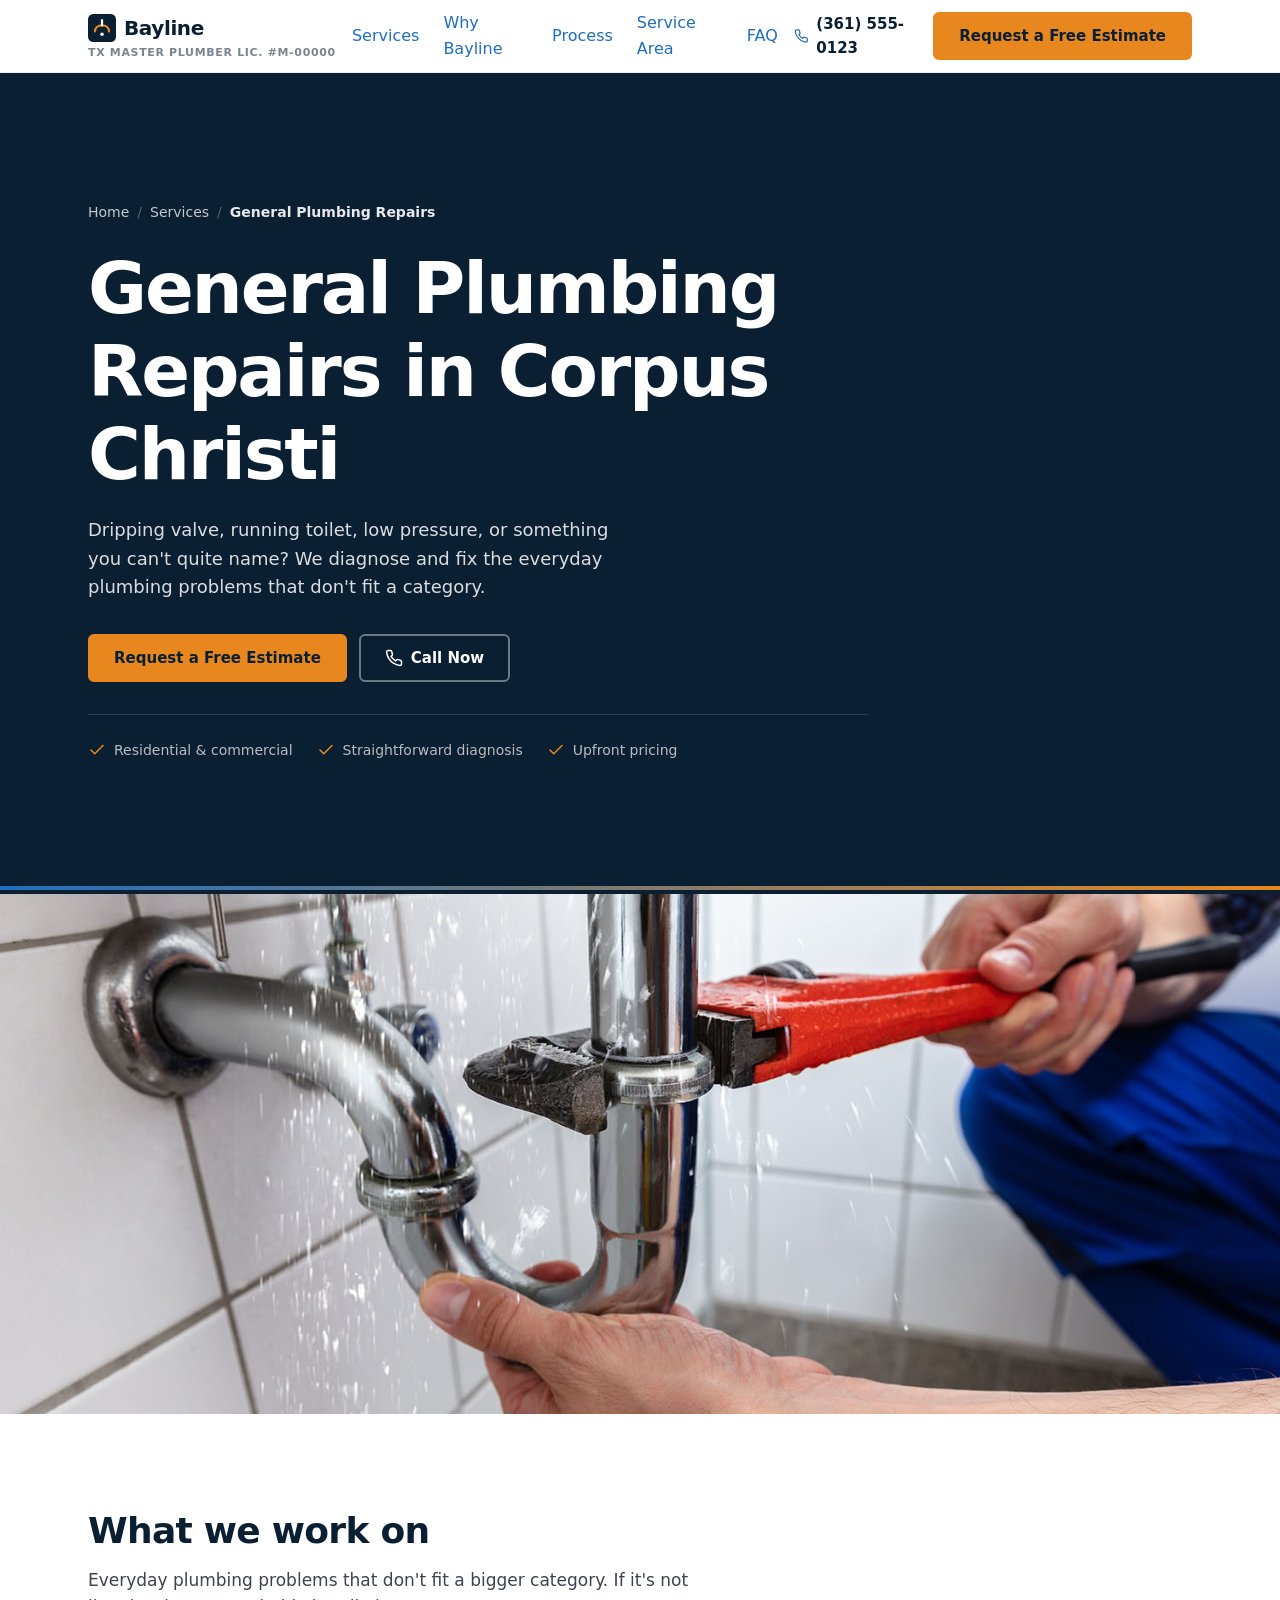
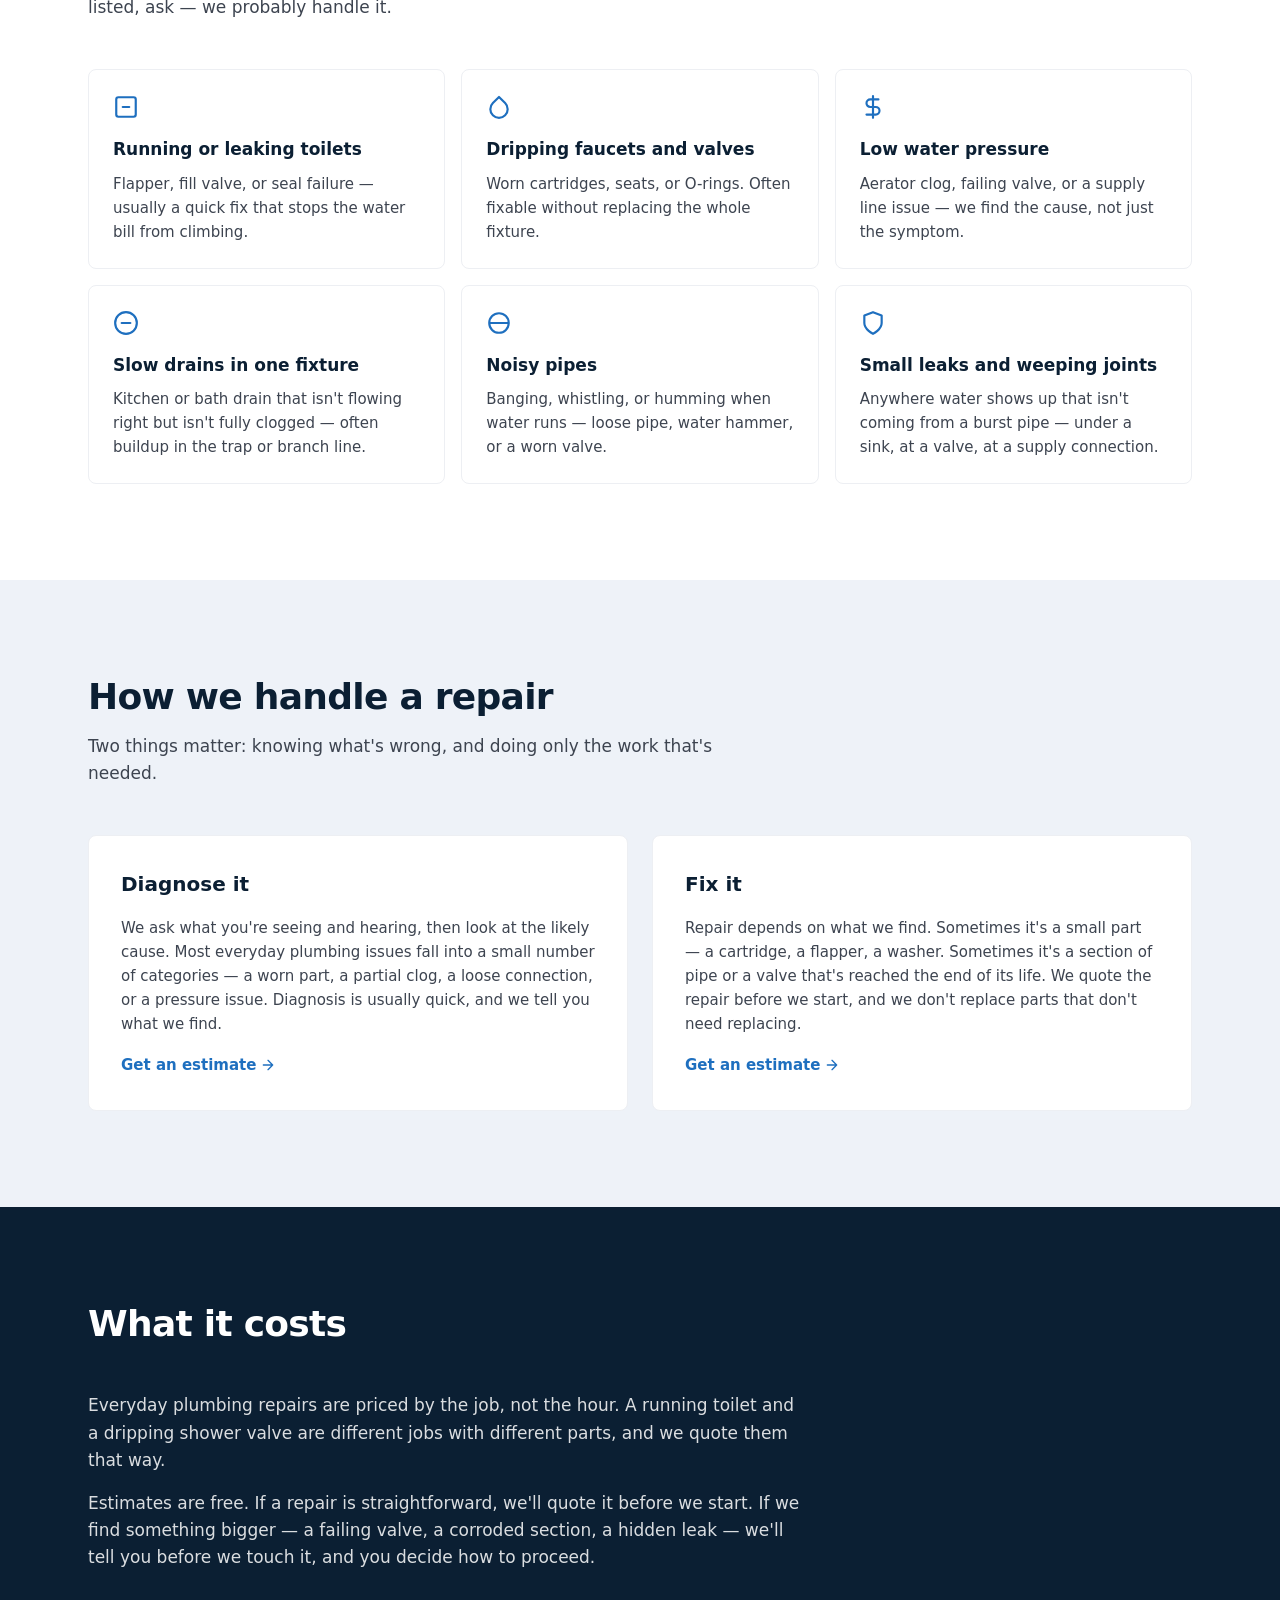
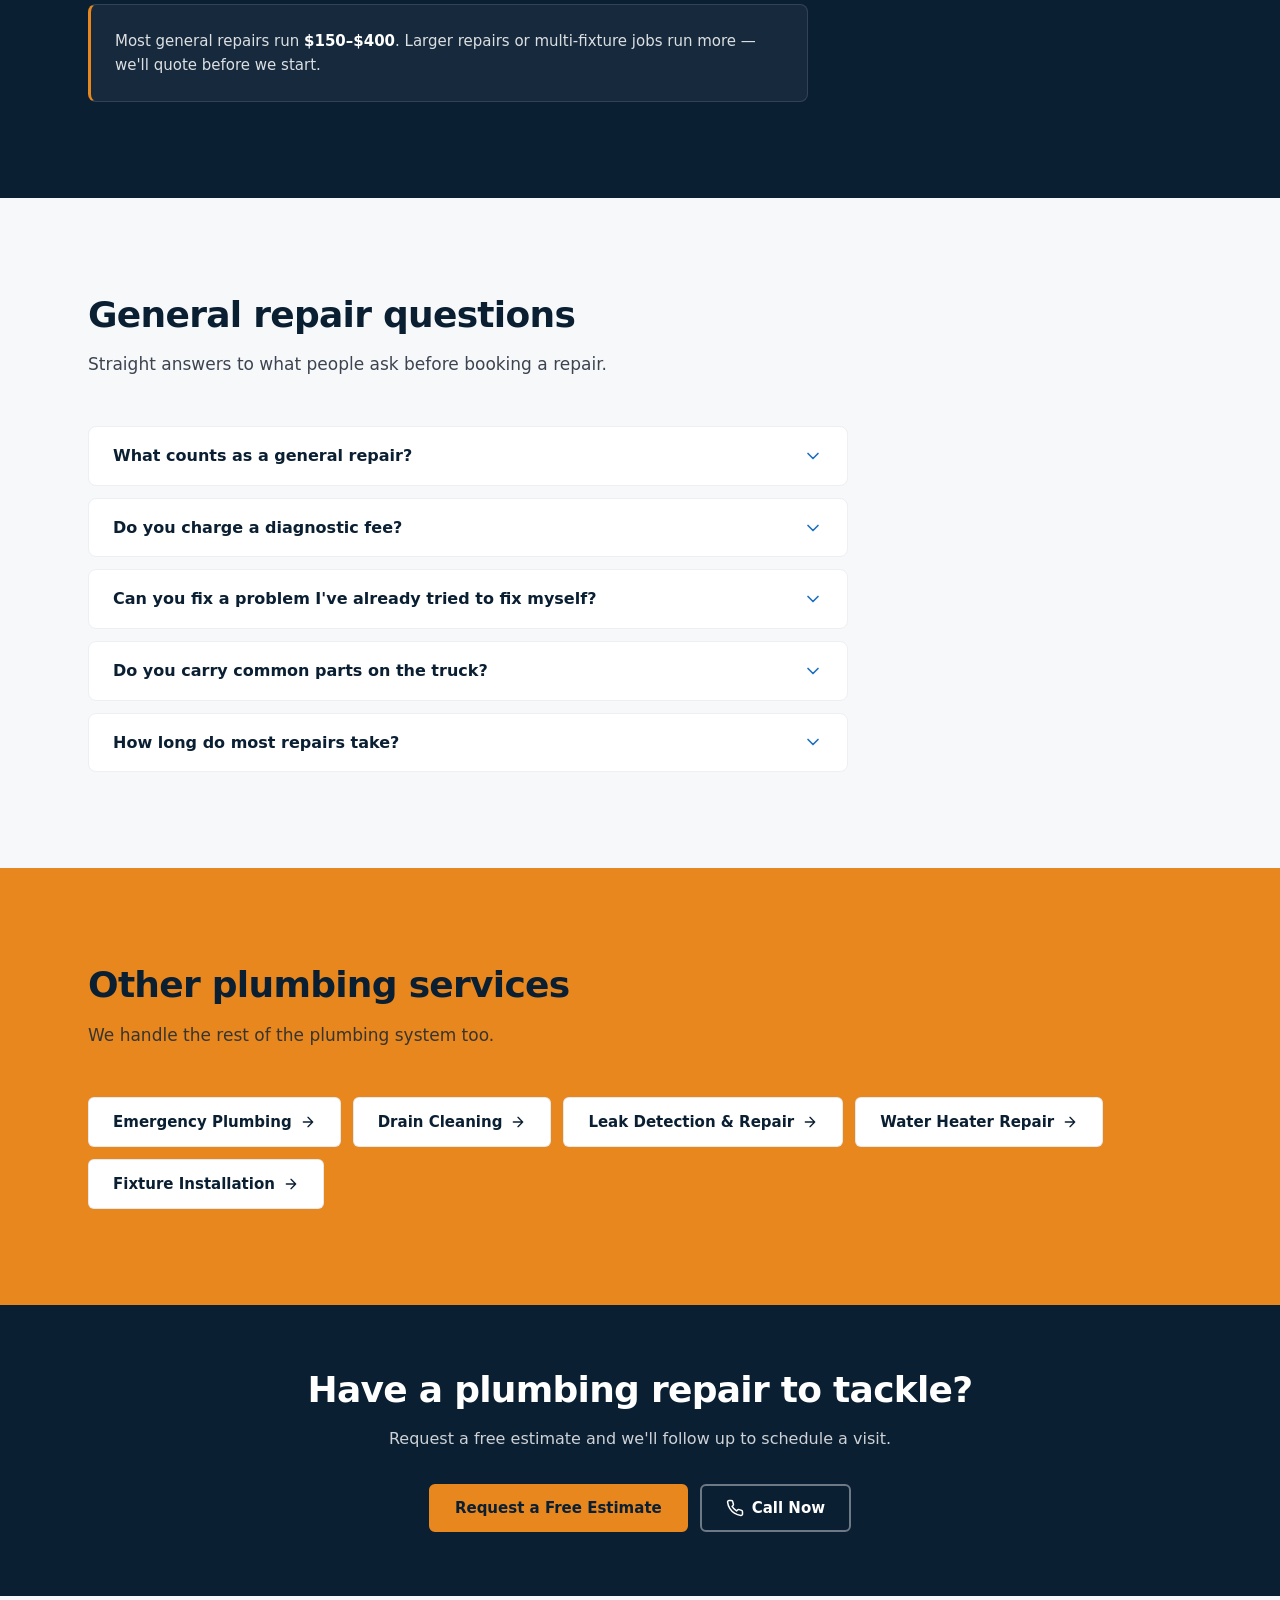
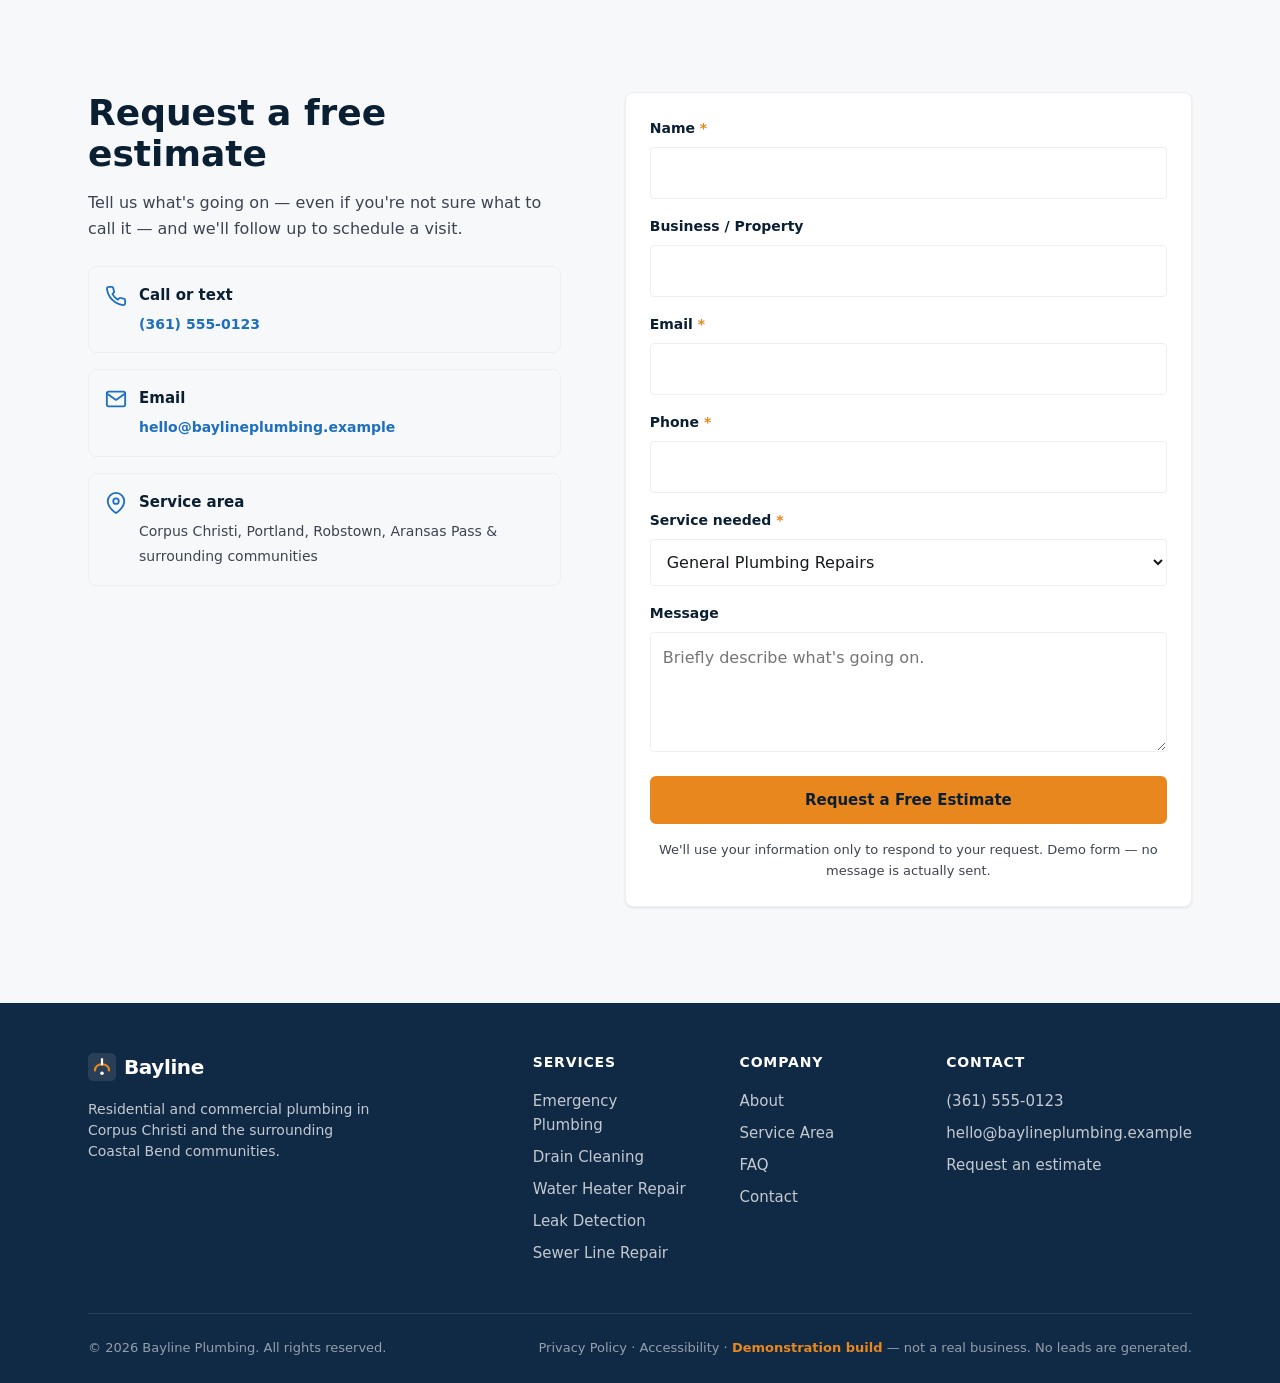
<file: services/general-plumbing-repairs.html>
<!DOCTYPE html>
<html lang="en">
<head>
  <meta charset="UTF-8">
  <meta name="viewport" content="width=device-width, initial-scale=1.0">
  <title>General Plumbing Repairs in Corpus Christi, TX | Bayline Plumbing</title>
  <meta name="description" content="Everyday plumbing repairs across Corpus Christi and the Coastal Bend. Running toilets, dripping faucets, low pressure, small leaks. Request a free estimate.">
  <meta property="og:title" content="General Plumbing Repairs in Corpus Christi, TX | Bayline Plumbing">
  <meta property="og:description" content="Everyday plumbing repairs across Corpus Christi and the Coastal Bend.">
  <meta property="og:type" content="website">
  <meta property="og:url" content="https://baylineplumbing.example/services/general-plumbing-repairs">
  <meta property="og:image" content="https://baylineplumbing.example/og.png">
  <link rel="canonical" href="https://baylineplumbing.example/services/general-plumbing-repairs">

  <script type="application/ld+json">
  {
    "@context": "https://schema.org",
    "@type": "Plumber",
    "name": "Bayline Plumbing",
    "areaServed": ["Corpus Christi", "Portland", "Robstown", "Aransas Pass"],
    "telephone": "+1-361-555-0123",
    "url": "https://baylineplumbing.example"
  }
  </script>
  <script type="application/ld+json">
  {
    "@context": "https://schema.org",
    "@type": "Service",
    "serviceType": "General Plumbing Repairs",
    "provider": { "@type": "Plumber", "name": "Bayline Plumbing" },
    "areaServed": ["Corpus Christi", "Portland", "Robstown", "Aransas Pass"]
  }
  </script>

  <link rel="stylesheet" href="../css/tokens.css">
  <link rel="stylesheet" href="../css/base.css">
  <link rel="stylesheet" href="../css/components.css">
</head>
<body>
  <a class="skip-link" href="#main">Skip to main content</a>

  <header class="site-header">
    <div class="container header-inner">
      <div class="logo-wrap">
        <a class="logo" href="../index.html" aria-label="Bayline Plumbing — Home">
          <svg viewBox="0 0 32 32" fill="none" aria-hidden="true">
            <rect width="32" height="32" rx="6" fill="var(--navy-900)"/>
            <path d="M8 20c0-4 3-7 8-7s8 3 8 7" stroke="var(--amber-500)" stroke-width="2.5" stroke-linecap="round"/>
            <path d="M16 13V7" stroke="var(--white)" stroke-width="2.5" stroke-linecap="round"/>
            <circle cx="16" cy="23" r="2" fill="var(--white)"/>
          </svg>
          Bayline
        </a>
        <span class="license-line">TX Master Plumber Lic. #M-00000</span>
      </div>

      <nav class="primary-nav" aria-label="Primary">
        <a href="index.html" aria-current="page">Services</a>
        <a href="../index.html#why">Why Bayline</a>
        <a href="../index.html#process">Process</a>
        <a href="../service-areas.html">Service Area</a>
        <a href="../index.html#faq">FAQ</a>
      </nav>

      <div class="header-actions">
        <a class="header-phone" href="tel:+13615550123">
          <svg viewBox="0 0 24 24" fill="none" stroke="currentColor" stroke-width="2" stroke-linecap="round" stroke-linejoin="round" aria-hidden="true"><path d="M22 16.92v3a2 2 0 0 1-2.18 2 19.79 19.79 0 0 1-8.63-3.07 19.5 19.5 0 0 1-6-6 19.79 19.79 0 0 1-3.07-8.67A2 2 0 0 1 4.11 2h3a2 2 0 0 1 2 1.72c.127.96.361 1.903.7 2.81a2 2 0 0 1-.45 2.11L8.09 9.91a16 16 0 0 0 6 6l1.27-1.27a2 2 0 0 1 2.11-.45c.907.339 1.85.573 2.81.7A2 2 0 0 1 22 16.92z"/></svg>
          (361) 555-0123
        </a>
        <a class="btn btn--primary header-cta" href="#contact">Request a Free Estimate</a>
        <button class="menu-toggle" type="button" aria-expanded="false" aria-controls="mobile-nav" aria-label="Open menu">
          <svg class="icon-menu" viewBox="0 0 24 24" fill="none" stroke="currentColor" stroke-width="2" stroke-linecap="round" aria-hidden="true"><path d="M3 6h18M3 12h18M3 18h18"/></svg>
          <svg class="icon-close" viewBox="0 0 24 24" fill="none" stroke="currentColor" stroke-width="2" stroke-linecap="round" aria-hidden="true"><path d="M18 6 6 18M6 6l12 12"/></svg>
        </button>
      </div>
    </div>
  </header>

  <nav class="mobile-nav" id="mobile-nav" aria-label="Mobile">
    <ul>
      <li><a href="index.html">Services</a></li>
      <li><a href="../index.html#why">Why Bayline</a></li>
      <li><a href="../index.html#process">Process</a></li>
      <li><a href="../service-areas.html">Service Area</a></li>
      <li><a href="../index.html#faq">FAQ</a></li>
      <li><a href="#contact">Contact</a></li>
    </ul>
    <a class="btn btn--primary btn--block" href="#contact">Request a Free Estimate</a>
  </nav>

  <main id="main">
    <section class="hero">
      <div class="container hero-grid">
        <div>
          <nav class="breadcrumb" aria-label="Breadcrumb">
            <a href="../index.html">Home</a>
            <span class="sep" aria-hidden="true">/</span>
            <a href="index.html">Services</a>
            <span class="sep" aria-hidden="true">/</span>
            <span aria-current="page">General Plumbing Repairs</span>
          </nav>

          <h1>General Plumbing Repairs in Corpus Christi</h1>
          <p class="hero-sub">Dripping valve, running toilet, low pressure, or something you can't quite name? We diagnose and fix the everyday plumbing problems that don't fit a category.</p>
          <div class="hero-ctas">
            <a class="btn btn--primary" href="#contact">Request a Free Estimate</a>
            <a class="btn btn--outline" href="tel:+13615550123">
              <svg width="18" height="18" viewBox="0 0 24 24" fill="none" stroke="currentColor" stroke-width="2" stroke-linecap="round" stroke-linejoin="round" aria-hidden="true"><path d="M22 16.92v3a2 2 0 0 1-2.18 2 19.79 19.79 0 0 1-8.63-3.07 19.5 19.5 0 0 1-6-6 19.79 19.79 0 0 1-3.07-8.67A2 2 0 0 1 4.11 2h3a2 2 0 0 1 2 1.72c.127.96.361 1.903.7 2.81a2 2 0 0 1-.45 2.11L8.09 9.91a16 16 0 0 0 6 6l1.27-1.27a2 2 0 0 1 2.11-.45c.907.339 1.85.573 2.81.7A2 2 0 0 1 22 16.92z"/></svg>
              Call Now
            </a>
          </div>
          <div class="hero-trust">
            <span><svg viewBox="0 0 24 24" fill="none" stroke="currentColor" stroke-width="2" stroke-linecap="round" stroke-linejoin="round" aria-hidden="true"><path d="M20 6 9 17l-5-5"/></svg> Residential &amp; commercial</span>
            <span><svg viewBox="0 0 24 24" fill="none" stroke="currentColor" stroke-width="2" stroke-linecap="round" stroke-linejoin="round" aria-hidden="true"><path d="M20 6 9 17l-5-5"/></svg> Straightforward diagnosis</span>
            <span><svg viewBox="0 0 24 24" fill="none" stroke="currentColor" stroke-width="2" stroke-linecap="round" stroke-linejoin="round" aria-hidden="true"><path d="M20 6 9 17l-5-5"/></svg> Upfront pricing</span>
          </div>
        </div>
      </div>
    </section>

    <section class="photo-band" aria-label="General plumbing repair service">
      <!-- <div class="photo-band__placeholder" role="img" aria-label="Placeholder for general plumbing repair photo"></div> -->
       <!-- REPLACE: swap this for a real photo when ready -->
<!-- <div class="photo-band__placeholder" role="img" aria-label="Placeholder for..."></div> -->

<img
  class="photo-band__img"
  src="../images/general-plumbing.jpg"
  alt="..."
  width="1600"
  height="900"
  loading="eager"
  decoding="async"
/>

    </section>

    <section class="section" aria-labelledby="problems-heading">
      <div class="container">
        <div class="section-header reveal">
          <h2 id="problems-heading">What we work on</h2>
          <p>Everyday plumbing problems that don't fit a bigger category. If it's not listed, ask — we probably handle it.</p>
        </div>
        <div class="problem-grid">
          <article class="problem-card reveal">
            <svg viewBox="0 0 24 24" fill="none" stroke="currentColor" stroke-width="2" stroke-linecap="round" stroke-linejoin="round" aria-hidden="true"><rect x="3" y="3" width="18" height="18" rx="2"/><path d="M9 12h6"/></svg>
            <h3>Running or leaking toilets</h3>
            <p>Flapper, fill valve, or seal failure — usually a quick fix that stops the water bill from climbing.</p>
          </article>
          <article class="problem-card reveal">
            <svg viewBox="0 0 24 24" fill="none" stroke="currentColor" stroke-width="2" stroke-linecap="round" stroke-linejoin="round" aria-hidden="true"><path d="M12 2.69l5.66 5.66a8 8 0 1 1-11.31 0z"/></svg>
            <h3>Dripping faucets and valves</h3>
            <p>Worn cartridges, seats, or O-rings. Often fixable without replacing the whole fixture.</p>
          </article>
          <article class="problem-card reveal">
            <svg viewBox="0 0 24 24" fill="none" stroke="currentColor" stroke-width="2" stroke-linecap="round" stroke-linejoin="round" aria-hidden="true"><path d="M12 2v20M17 5H9.5a3.5 3.5 0 0 0 0 7h5a3.5 3.5 0 0 1 0 7H6"/></svg>
            <h3>Low water pressure</h3>
            <p>Aerator clog, failing valve, or a supply line issue — we find the cause, not just the symptom.</p>
          </article>
          <article class="problem-card reveal">
            <svg viewBox="0 0 24 24" fill="none" stroke="currentColor" stroke-width="2" stroke-linecap="round" stroke-linejoin="round" aria-hidden="true"><circle cx="12" cy="12" r="10"/><path d="M8 12h8"/></svg>
            <h3>Slow drains in one fixture</h3>
            <p>Kitchen or bath drain that isn't flowing right but isn't fully clogged — often buildup in the trap or branch line.</p>
          </article>
          <article class="problem-card reveal">
            <svg viewBox="0 0 24 24" fill="none" stroke="currentColor" stroke-width="2" stroke-linecap="round" stroke-linejoin="round" aria-hidden="true"><path d="M3 12h18M3 12a9 9 0 0 1 18 0M3 12a9 9 0 0 0 18 0"/></svg>
            <h3>Noisy pipes</h3>
            <p>Banging, whistling, or humming when water runs — loose pipe, water hammer, or a worn valve.</p>
          </article>
          <article class="problem-card reveal">
            <svg viewBox="0 0 24 24" fill="none" stroke="currentColor" stroke-width="2" stroke-linecap="round" stroke-linejoin="round" aria-hidden="true"><path d="M12 22s8-4 8-10V5l-8-3-8 3v7c0 6 8 10 8 10z"/></svg>
            <h3>Small leaks and weeping joints</h3>
            <p>Anywhere water shows up that isn't coming from a burst pipe — under a sink, at a valve, at a supply connection.</p>
          </article>
        </div>
      </div>
    </section>

    <section class="section section--process" aria-labelledby="fix-heading">
      <div class="container">
        <div class="section-header reveal">
          <h2 id="fix-heading">How we handle a repair</h2>
          <p>Two things matter: knowing what's wrong, and doing only the work that's needed.</p>
        </div>
        <div class="fix-grid">
          <div class="fix-col reveal">
            <h3>Diagnose it</h3>
            <p>We ask what you're seeing and hearing, then look at the likely cause. Most everyday plumbing issues fall into a small number of categories — a worn part, a partial clog, a loose connection, or a pressure issue. Diagnosis is usually quick, and we tell you what we find.</p>
            <a class="fix-link" href="#contact">Get an estimate <svg viewBox="0 0 24 24" fill="none" stroke="currentColor" stroke-width="2" stroke-linecap="round" stroke-linejoin="round" aria-hidden="true"><path d="M5 12h14M12 5l7 7-7 7"/></svg></a>
          </div>
          <div class="fix-col reveal">
            <h3>Fix it</h3>
            <p>Repair depends on what we find. Sometimes it's a small part — a cartridge, a flapper, a washer. Sometimes it's a section of pipe or a valve that's reached the end of its life. We quote the repair before we start, and we don't replace parts that don't need replacing.</p>
            <a class="fix-link" href="#contact">Get an estimate <svg viewBox="0 0 24 24" fill="none" stroke="currentColor" stroke-width="2" stroke-linecap="round" stroke-linejoin="round" aria-hidden="true"><path d="M5 12h14M12 5l7 7-7 7"/></svg></a>
          </div>
        </div>
      </div>
    </section>

    <section class="section section--pricing" aria-labelledby="pricing-heading">
      <div class="container">
        <div class="section-header reveal">
          <h2 id="pricing-heading">What it costs</h2>
        </div>
        <div class="pricing-copy reveal">
          <p>Everyday plumbing repairs are priced by the job, not the hour. A running toilet and a dripping shower valve are different jobs with different parts, and we quote them that way.</p>
          <p>Estimates are free. If a repair is straightforward, we'll quote it before we start. If we find something bigger — a failing valve, a corroded section, a hidden leak — we'll tell you before we touch it, and you decide how to proceed.</p>
        </div>
        <div class="pricing-range reveal">
          <p>Most general repairs run <strong>$150–$400</strong>. Larger repairs or multi-fixture jobs run more — we'll quote before we start.</p>
        </div>
      </div>
    </section>

    <section class="section section--faq" aria-labelledby="faq-heading">
      <div class="container">
        <div class="section-header reveal">
          <h2 id="faq-heading">General repair questions</h2>
          <p>Straight answers to what people ask before booking a repair.</p>
        </div>
        <div class="faq-list">
          <div class="faq-item reveal">
            <button class="faq-question" type="button" aria-expanded="false" aria-controls="faq-1">
              What counts as a general repair?
              <svg viewBox="0 0 24 24" fill="none" stroke="currentColor" stroke-width="2" stroke-linecap="round" stroke-linejoin="round" aria-hidden="true"><path d="m6 9 6 6 6-6"/></svg>
            </button>
            <div class="faq-answer" id="faq-1" hidden>
              <p>Anything that isn't an emergency, a drain cleaning, a leak detection job, a water heater issue, or a sewer line problem. Running toilets, dripping faucets, low pressure, noisy pipes, small leaks at valves or supply connections — that kind of thing.</p>
            </div>
          </div>
          <div class="faq-item reveal">
            <button class="faq-question" type="button" aria-expanded="false" aria-controls="faq-2">
              Do you charge a diagnostic fee?
              <svg viewBox="0 0 24 24" fill="none" stroke="currentColor" stroke-width="2" stroke-linecap="round" stroke-linejoin="round" aria-hidden="true"><path d="m6 9 6 6 6-6"/></svg>
            </button>
            <div class="faq-answer" id="faq-2" hidden>
              <p>For most repairs, no. We come out, look at the issue, and quote the fix. If the diagnosis turns out to require special equipment or a lot of time — like hunting down a hidden leak — we'll tell you before we go that far.</p>
            </div>
          </div>
          <div class="faq-item reveal">
            <button class="faq-question" type="button" aria-expanded="false" aria-controls="faq-3">
              Can you fix a problem I've already tried to fix myself?
              <svg viewBox="0 0 24 24" fill="none" stroke="currentColor" stroke-width="2" stroke-linecap="round" stroke-linejoin="round" aria-hidden="true"><path d="m6 9 6 6 6-6"/></svg>
            </button>
            <div class="faq-answer" id="faq-3" hidden>
              <p>Yes. We see a lot of DIY attempts that didn't quite land — stripped fittings, cross-threaded connections, wrong-size parts. No judgment. We'll take a look and let you know what it needs.</p>
            </div>
          </div>
          <div class="faq-item reveal">
            <button class="faq-question" type="button" aria-expanded="false" aria-controls="faq-4">
              Do you carry common parts on the truck?
              <svg viewBox="0 0 24 24" fill="none" stroke="currentColor" stroke-width="2" stroke-linecap="round" stroke-linejoin="round" aria-hidden="true"><path d="m6 9 6 6 6-6"/></svg>
            </button>
            <div class="faq-answer" id="faq-4" hidden>
              <p>Yes. We carry cartridges, flappers, fill valves, washers, supply lines, and common fittings. If a part is unusual or specific to a fixture we don't stock, we'll either order it or let you know what to buy.</p>
            </div>
          </div>
          <div class="faq-item reveal">
            <button class="faq-question" type="button" aria-expanded="false" aria-controls="faq-5">
              How long do most repairs take?
              <svg viewBox="0 0 24 24" fill="none" stroke="currentColor" stroke-width="2" stroke-linecap="round" stroke-linejoin="round" aria-hidden="true"><path d="m6 9 6 6 6-6"/></svg>
            </button>
            <div class="faq-answer" id="faq-5" hidden>
              <p>Most single-fixture repairs are 30–90 minutes. If it turns into a multi-part job — say, replacing a faucet and a shut-off valve at the same time — plan for a couple of hours.</p>
            </div>
          </div>
        </div>
      </div>
    </section>

    <section class="section section--related" aria-labelledby="related-heading">
      <div class="container">
        <div class="section-header reveal">
          <h2 id="related-heading">Other plumbing services</h2>
          <p>We handle the rest of the plumbing system too.</p>
        </div>
        <div class="related-list reveal">
          <a class="related-tag" href="emergency-plumbing.html">Emergency Plumbing <svg viewBox="0 0 24 24" fill="none" stroke="currentColor" stroke-width="2" stroke-linecap="round" stroke-linejoin="round" aria-hidden="true"><path d="M5 12h14M12 5l7 7-7 7"/></svg></a>
          <a class="related-tag" href="drain-cleaning.html">Drain Cleaning <svg viewBox="0 0 24 24" fill="none" stroke="currentColor" stroke-width="2" stroke-linecap="round" stroke-linejoin="round" aria-hidden="true"><path d="M5 12h14M12 5l7 7-7 7"/></svg></a>
          <a class="related-tag" href="leak-detection.html">Leak Detection &amp; Repair <svg viewBox="0 0 24 24" fill="none" stroke="currentColor" stroke-width="2" stroke-linecap="round" stroke-linejoin="round" aria-hidden="true"><path d="M5 12h14M12 5l7 7-7 7"/></svg></a>
          <a class="related-tag" href="water-heater-repair.html">Water Heater Repair <svg viewBox="0 0 24 24" fill="none" stroke="currentColor" stroke-width="2" stroke-linecap="round" stroke-linejoin="round" aria-hidden="true"><path d="M5 12h14M12 5l7 7-7 7"/></svg></a>
          <a class="related-tag" href="fixture-installation.html">Fixture Installation <svg viewBox="0 0 24 24" fill="none" stroke="currentColor" stroke-width="2" stroke-linecap="round" stroke-linejoin="round" aria-hidden="true"><path d="M5 12h14M12 5l7 7-7 7"/></svg></a>
        </div>
      </div>
    </section>

    <section class="final-cta">
      <div class="container">
        <h2>Have a plumbing repair to tackle?</h2>
        <p>Request a free estimate and we'll follow up to schedule a visit.</p>
        <div class="hero-ctas">
          <a class="btn btn--primary" href="#contact">Request a Free Estimate</a>
          <a class="btn btn--outline" href="tel:+13615550123">
            <svg width="18" height="18" viewBox="0 0 24 24" fill="none" stroke="currentColor" stroke-width="2" stroke-linecap="round" stroke-linejoin="round" aria-hidden="true"><path d="M22 16.92v3a2 2 0 0 1-2.18 2 19.79 19.79 0 0 1-8.63-3.07 19.5 19.5 0 0 1-6-6 19.79 19.79 0 0 1-3.07-8.67A2 2 0 0 1 4.11 2h3a2 2 0 0 1 2 1.72c.127.96.361 1.903.7 2.81a2 2 0 0 1-.45 2.11L8.09 9.91a16 16 0 0 0 6 6l1.27-1.27a2 2 0 0 1 2.11-.45c.907.339 1.85.573 2.81.7A2 2 0 0 1 22 16.92z"/></svg>
            Call Now
          </a>
        </div>
      </div>
    </section>

    <section class="section section--light" id="contact" aria-labelledby="contact-heading">
      <div class="container">
        <div class="contact-grid">
          <div class="contact-info reveal">
            <h2 id="contact-heading">Request a free estimate</h2>
            <p>Tell us what's going on — even if you're not sure what to call it — and we'll follow up to schedule a visit.</p>
            <div class="contact-methods">
              <div class="contact-method">
                <svg viewBox="0 0 24 24" fill="none" stroke="currentColor" stroke-width="2" stroke-linecap="round" stroke-linejoin="round" aria-hidden="true"><path d="M22 16.92v3a2 2 0 0 1-2.18 2 19.79 19.79 0 0 1-8.63-3.07 19.5 19.5 0 0 1-6-6 19.79 19.79 0 0 1-3.07-8.67A2 2 0 0 1 4.11 2h3a2 2 0 0 1 2 1.72c.127.96.361 1.903.7 2.81a2 2 0 0 1-.45 2.11L8.09 9.91a16 16 0 0 0 6 6l1.27-1.27a2 2 0 0 1 2.11-.45c.907.339 1.85.573 2.81.7A2 2 0 0 1 22 16.92z"/></svg>
                <div>
                  <strong>Call or text</strong>
                  <a href="tel:+13615550123">(361) 555-0123</a>
                </div>
              </div>
              <div class="contact-method">
                <svg viewBox="0 0 24 24" fill="none" stroke="currentColor" stroke-width="2" stroke-linecap="round" stroke-linejoin="round" aria-hidden="true"><path d="M4 4h16c1.1 0 2 .9 2 2v12c0 1.1-.9 2-2 2H4c-1.1 0-2-.9-2-2V6c0-1.1.9-2 2-2z"/><path d="m22 6-10 7L2 6"/></svg>
                <div>
                  <strong>Email</strong>
                  <a href="mailto:hello@baylineplumbing.example">hello@baylineplumbing.example</a>
                </div>
              </div>
              <div class="contact-method">
                <svg viewBox="0 0 24 24" fill="none" stroke="currentColor" stroke-width="2" stroke-linecap="round" stroke-linejoin="round" aria-hidden="true"><path d="M21 10c0 7-9 13-9 13s-9-6-9-13a9 9 0 0 1 18 0z"/><circle cx="12" cy="10" r="3"/></svg>
                <div>
                  <strong>Service area</strong>
                  <span>Corpus Christi, Portland, Robstown, Aransas Pass &amp; surrounding communities</span>
                </div>
              </div>
            </div>
          </div>

          <div class="form-card reveal">
            <form id="estimate-form" novalidate>
              <div class="form-group">
                <label for="name">Name <span class="required" aria-hidden="true">*</span></label>
                <input type="text" id="name" name="name" autocomplete="name" required aria-required="true">
                <p class="error-message" role="alert">Please enter your name.</p>
              </div>
              <div class="form-group">
                <label for="business">Business / Property</label>
                <input type="text" id="business" name="business" autocomplete="organization">
              </div>
              <div class="form-group">
                <label for="email">Email <span class="required" aria-hidden="true">*</span></label>
                <input type="email" id="email" name="email" autocomplete="email" required aria-required="true">
                <p class="error-message" role="alert">Please enter a valid email address.</p>
              </div>
              <div class="form-group">
                <label for="phone">Phone <span class="required" aria-hidden="true">*</span></label>
                <input type="tel" id="phone" name="phone" autocomplete="tel" required aria-required="true">
                <p class="error-message" role="alert">Please enter your phone number.</p>
              </div>
              <div class="form-group">
                <label for="service">Service needed <span class="required" aria-hidden="true">*</span></label>
                <select id="service" name="service" required aria-required="true">
                  <option value="">Select a service</option>
                  <option value="emergency">Emergency Plumbing</option>
                  <option value="drain">Drain Cleaning</option>
                  <option value="water-heater">Water Heater Repair</option>
                  <option value="leak">Leak Detection &amp; Repair</option>
                  <option value="sewer">Sewer Line Repair</option>
                  <option value="fixture">Fixture Installation</option>
                  <option value="general" selected>General Plumbing Repairs</option>
                  <option value="other">Something else</option>
                </select>
                <p class="error-message" role="alert">Please select a service.</p>
              </div>
              <div class="form-group">
                <label for="message">Message</label>
                <textarea id="message" name="message" placeholder="Briefly describe what's going on."></textarea>
              </div>
              <button class="btn btn--primary btn--block" type="submit">Request a Free Estimate</button>
              <p class="form-note">We'll use your information only to respond to your request. Demo form — no message is actually sent.</p>
            </form>

            <div class="form-success" id="form-success" role="status" aria-live="polite">
              <h3>Thank you — your request has been received.</h3>
              <p>This is a demonstration form. In a live site, a team member would follow up using the contact information you provided.</p>
            </div>
          </div>
        </div>
      </div>
    </section>
  </main>

  <footer class="site-footer">
    <div class="container">
      <div class="footer-grid">
        <div class="footer-brand">
          <a class="logo" href="../index.html" aria-label="Bayline Plumbing — Home">
            <svg viewBox="0 0 32 32" fill="none" aria-hidden="true" style="width: 28px; height: 28px;">
              <rect width="32" height="32" rx="6" fill="var(--white)" opacity="0.1"/>
              <path d="M8 20c0-4 3-7 8-7s8 3 8 7" stroke="var(--amber-500)" stroke-width="2.5" stroke-linecap="round"/>
              <path d="M16 13V7" stroke="var(--white)" stroke-width="2.5" stroke-linecap="round"/>
              <circle cx="16" cy="23" r="2" fill="var(--white)"/>
            </svg>
            Bayline
          </a>
          <p>Residential and commercial plumbing in Corpus Christi and the surrounding Coastal Bend communities.</p>
        </div>
        <div class="footer-col">
          <h3>Services</h3>
          <ul>
            <li><a href="emergency-plumbing.html">Emergency Plumbing</a></li>
            <li><a href="drain-cleaning.html">Drain Cleaning</a></li>
            <li><a href="water-heater-repair.html">Water Heater Repair</a></li>
            <li><a href="leak-detection.html">Leak Detection</a></li>
            <li><a href="sewer-line-repair.html">Sewer Line Repair</a></li>
          </ul>
        </div>
        <div class="footer-col">
          <h3>Company</h3>
          <ul>
            <li><a href="../about.html">About</a></li>
            <li><a href="../service-areas.html">Service Area</a></li>
            <li><a href="../index.html#faq">FAQ</a></li>
            <li><a href="#contact">Contact</a></li>
          </ul>
        </div>
        <div class="footer-col">
          <h3>Contact</h3>
          <ul>
            <li><a href="tel:+13615550123">(361) 555-0123</a></li>
            <li><a href="mailto:hello@baylineplumbing.example">hello@baylineplumbing.example</a></li>
            <li><a href="#contact">Request an estimate</a></li>
          </ul>
        </div>
      </div>
      <div class="footer-bottom">
        <p>© <span id="year"></span> Bayline Plumbing. All rights reserved.</p>
        <p>
          <a href="../privacy-policy.html" style="color: inherit;">Privacy Policy</a>
          ·
          <a href="../accessibility.html" style="color: inherit;">Accessibility</a>
          ·
          <span class="demo-note">Demonstration build</span> — not a real business. No leads are generated.
        </p>
      </div>
    </div>
  </footer>

  <div class="sticky-cta" role="region" aria-label="Quick contact">
    <a class="btn btn--outline-dark" href="tel:+13615550123">
      <svg width="16" height="16" viewBox="0 0 24 24" fill="none" stroke="currentColor" stroke-width="2" stroke-linecap="round" stroke-linejoin="round" aria-hidden="true"><path d="M22 16.92v3a2 2 0 0 1-2.18 2 19.79 19.79 0 0 1-8.63-3.07 19.5 19.5 0 0 1-6-6 19.79 19.79 0 0 1-3.07-8.67A2 2 0 0 1 4.11 2h3a2 2 0 0 1 2 1.72c.127.96.361 1.903.7 2.81a2 2 0 0 1-.45 2.11L8.09 9.91a16 16 0 0 0 6 6l1.27-1.27a2 2 0 0 1 2.11-.45c.907.339 1.85.573 2.81.7A2 2 0 0 1 22 16.92z"/></svg>
      Call Now
    </a>
    <a class="btn btn--primary" href="#contact">Request Estimate</a>
  </div>

  <script src="../js/main.js" defer></script>
</body>
</html>
</file>
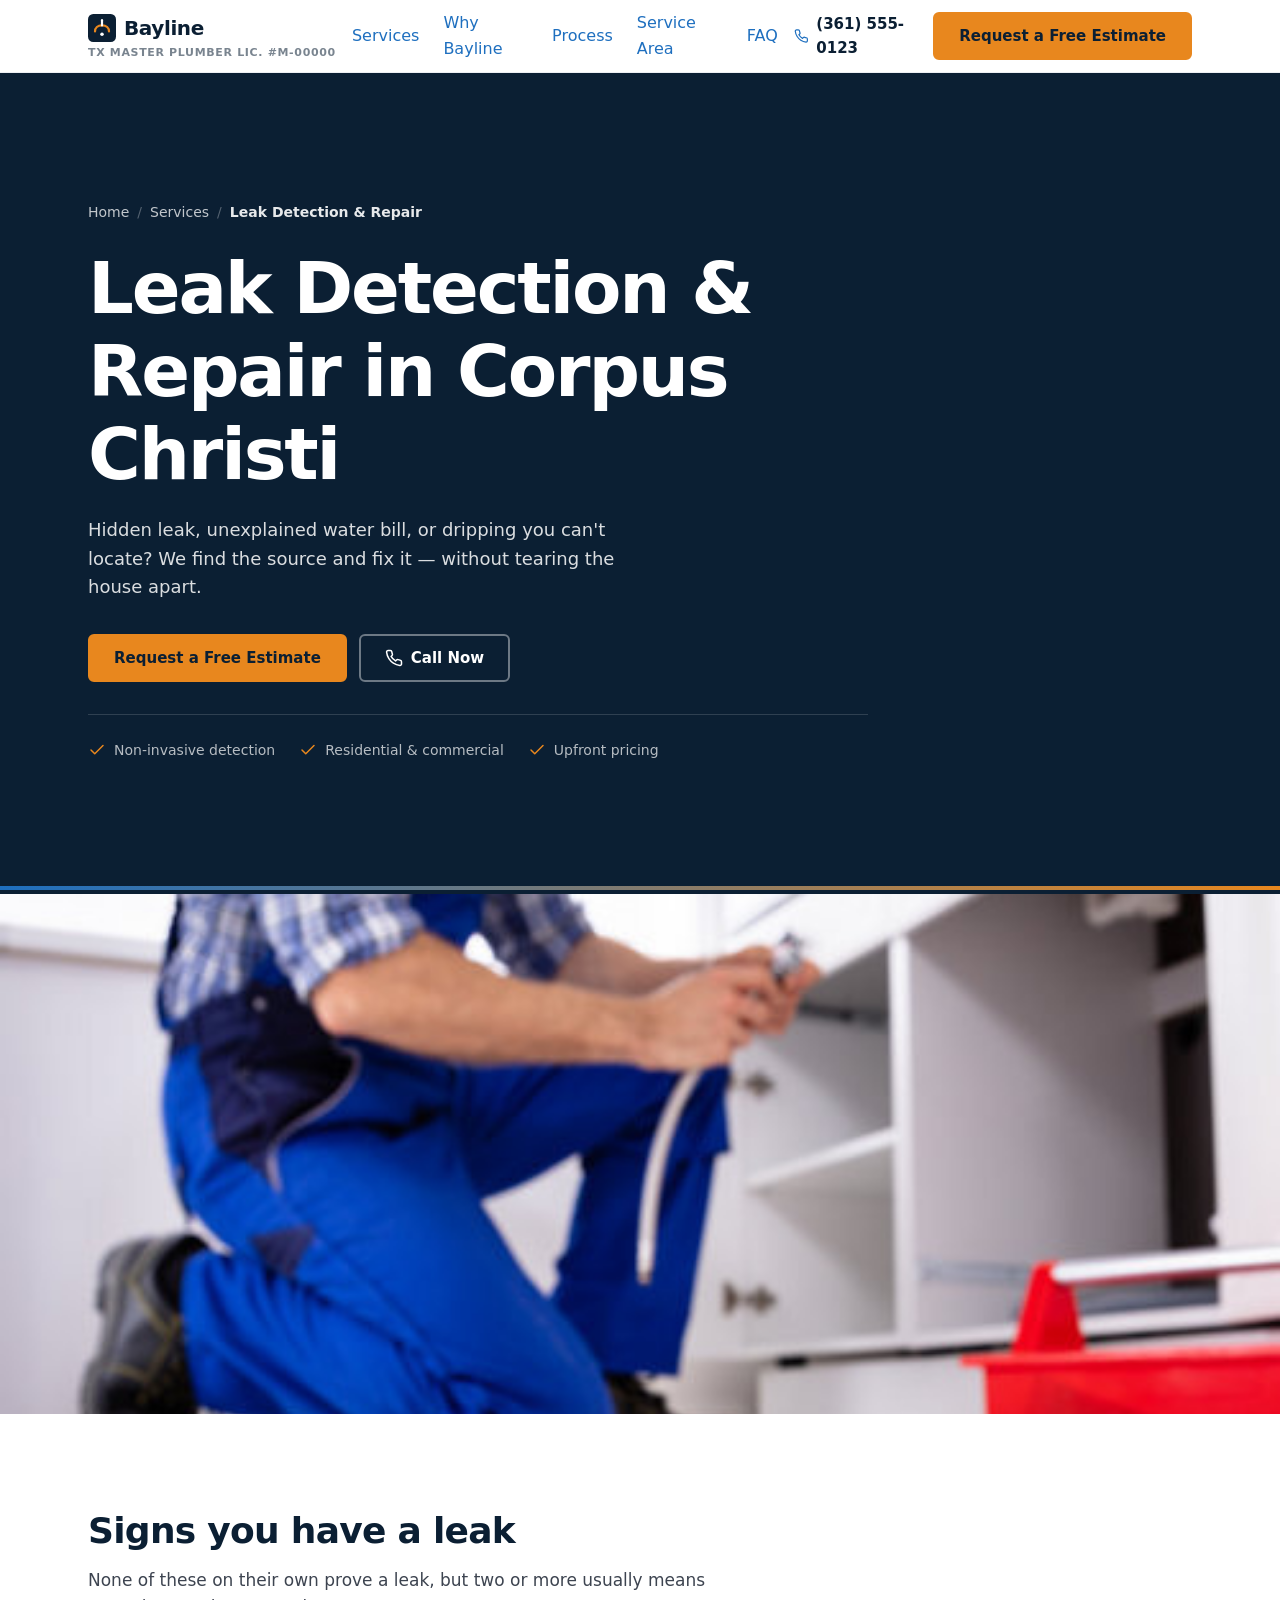
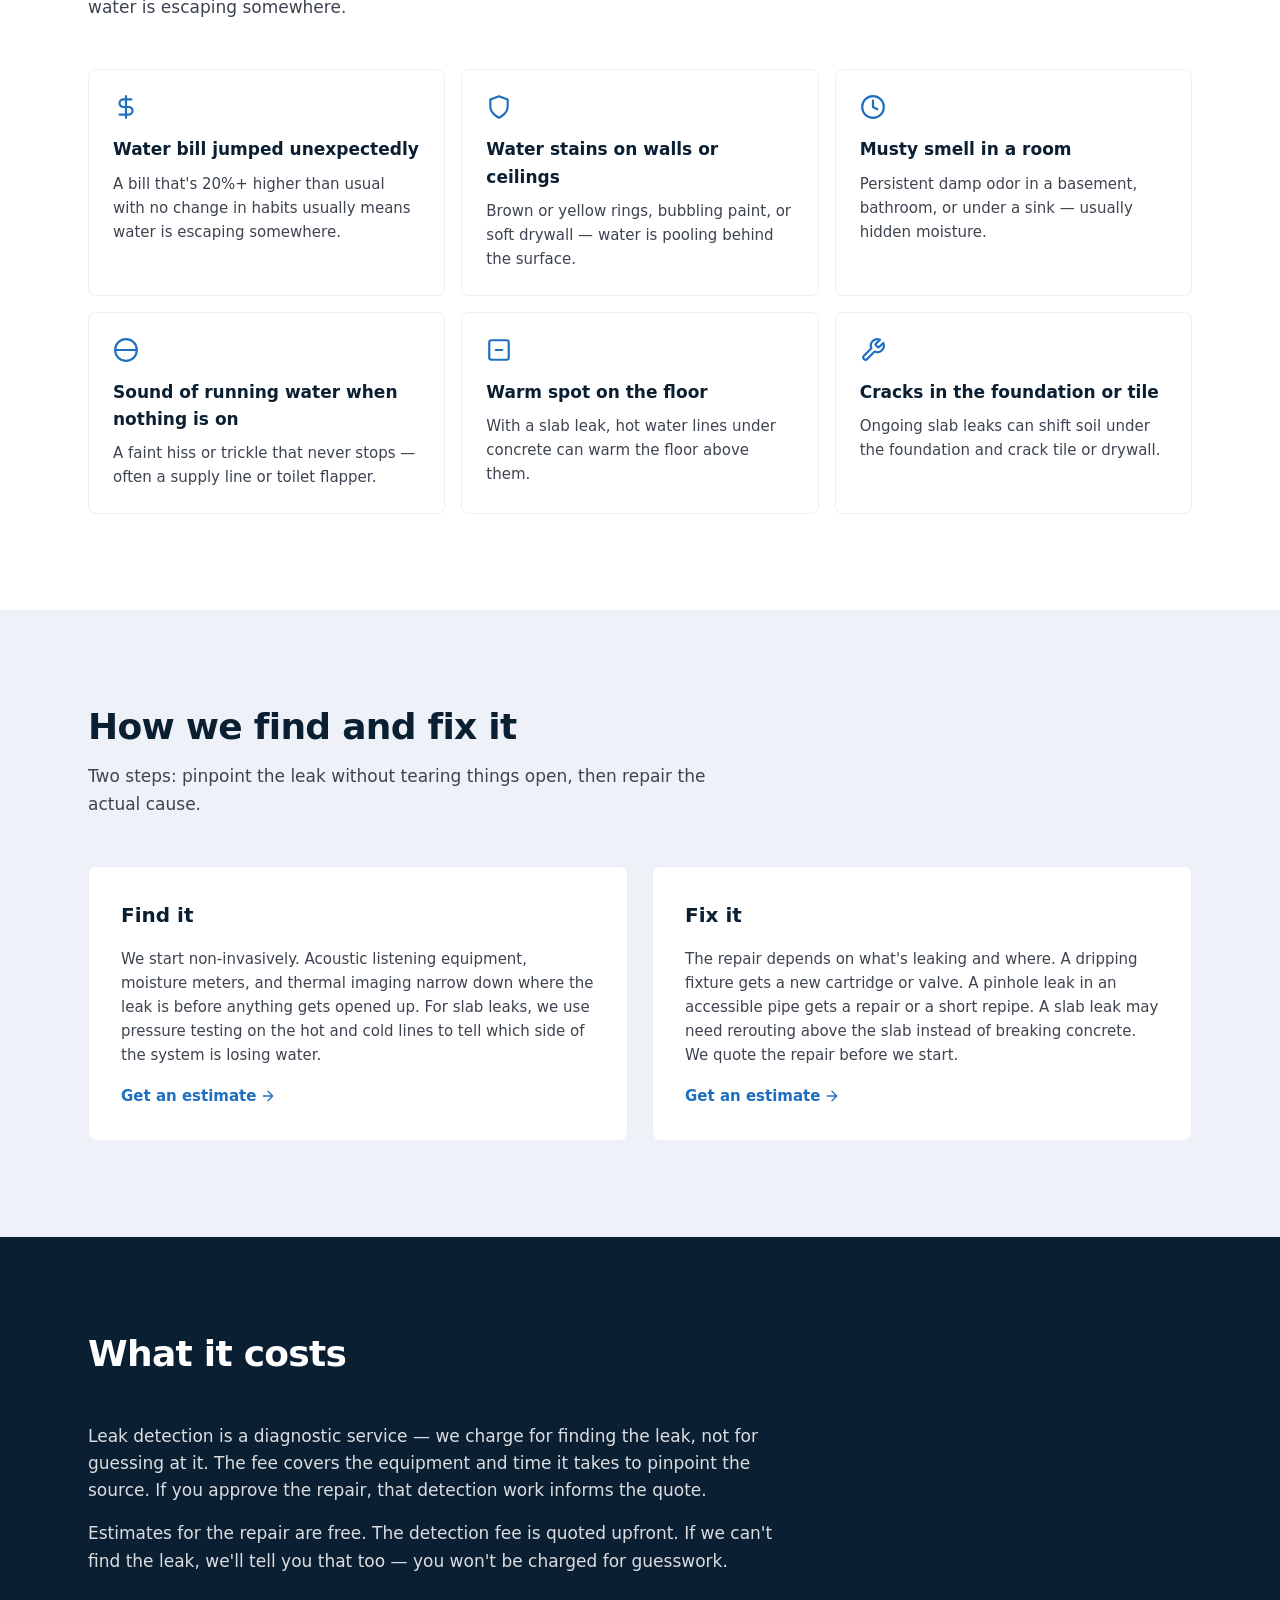
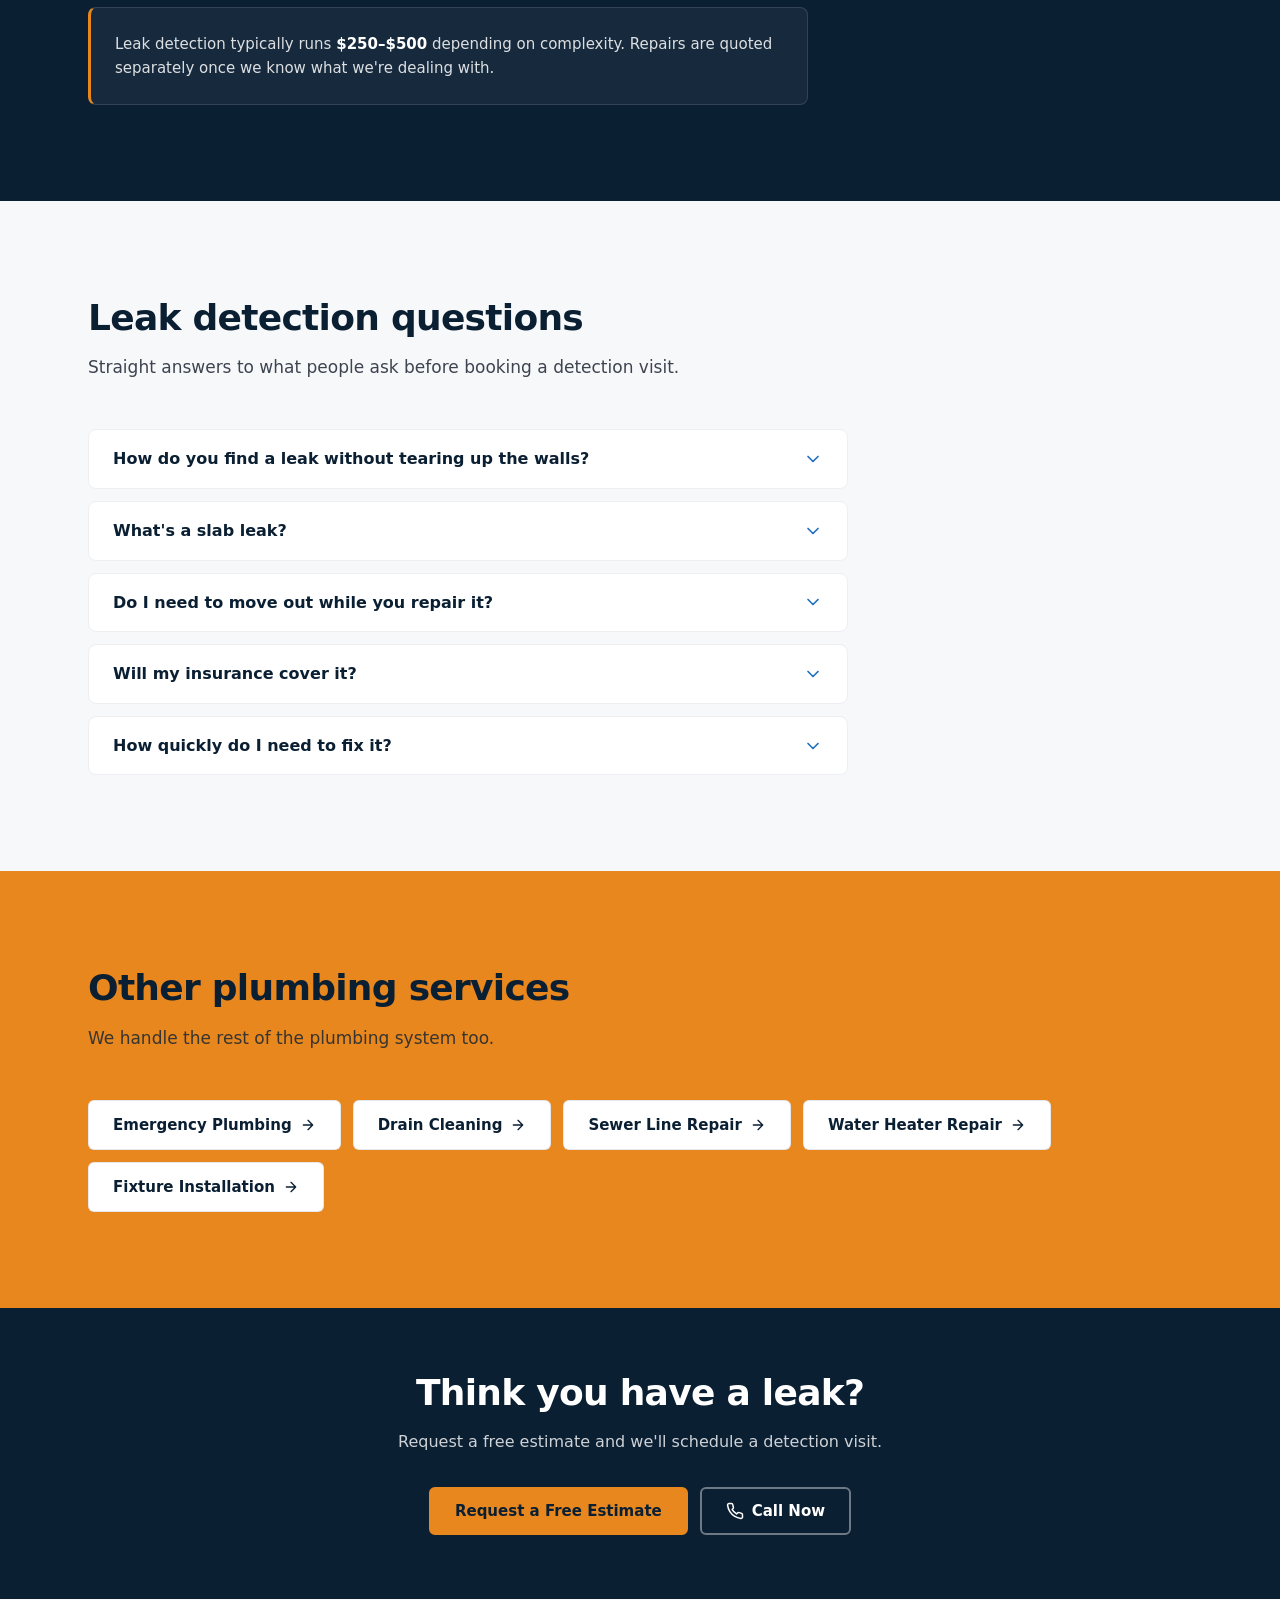
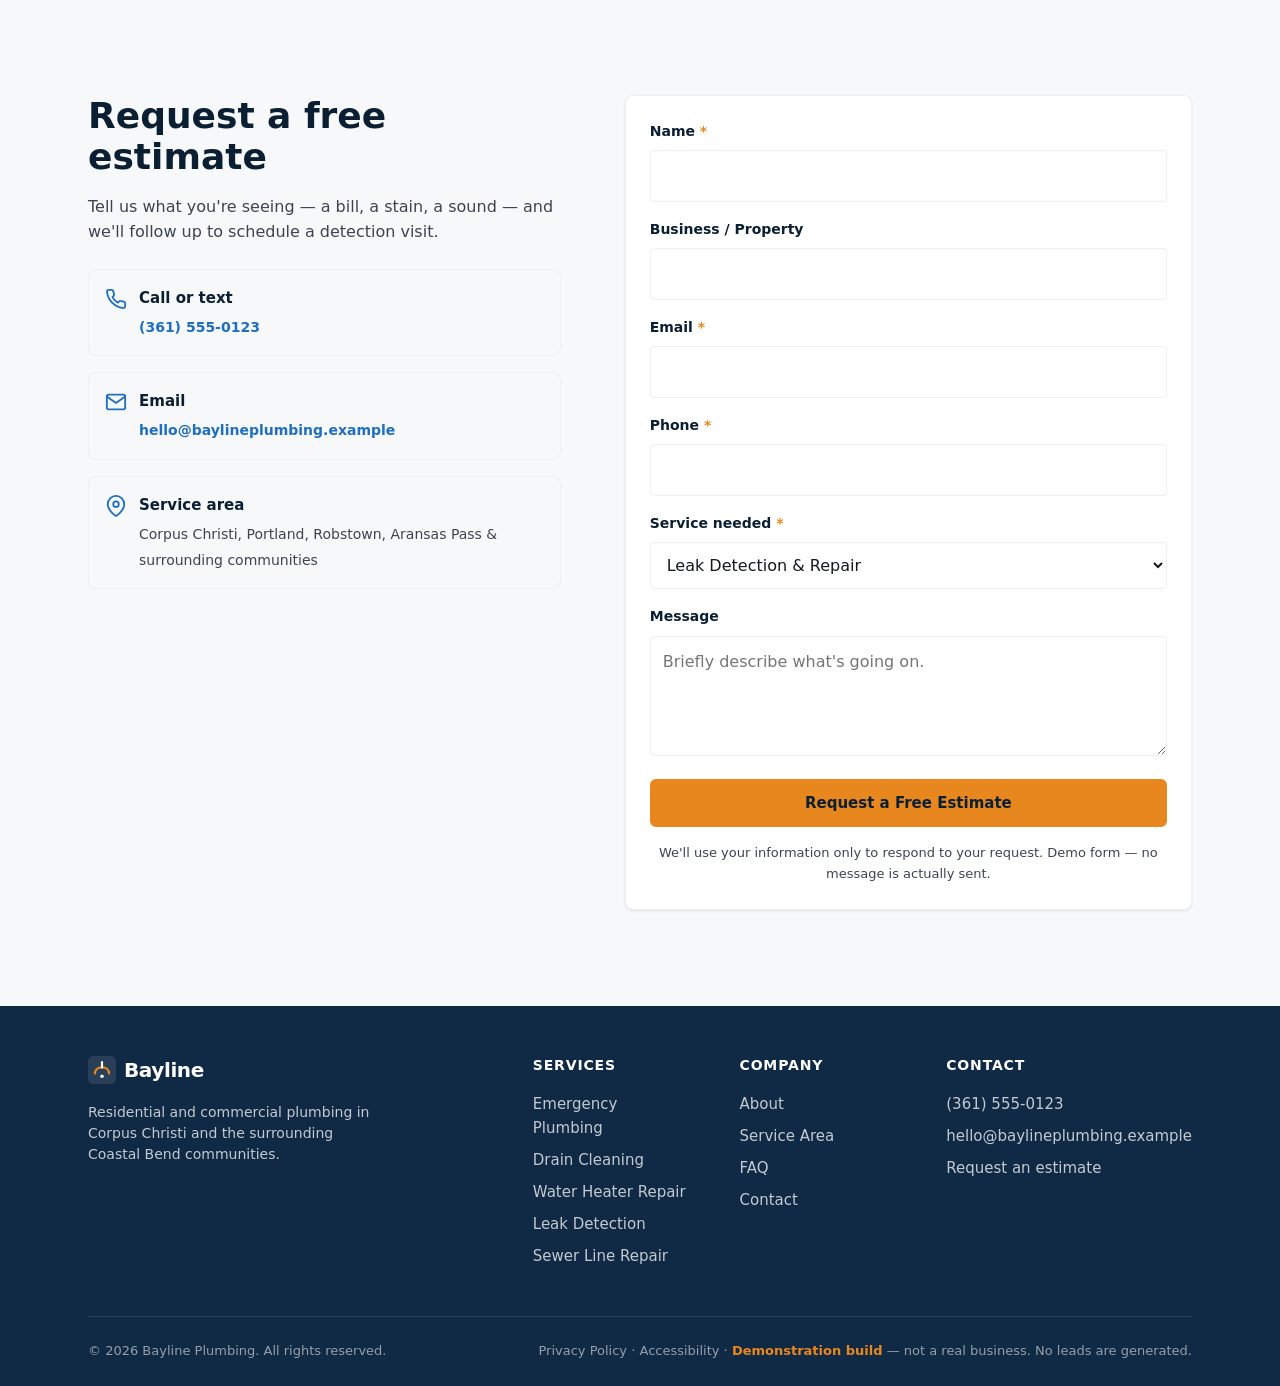
<file: services/leak-detection.html>
<!DOCTYPE html>
<html lang="en">
<head>
  <meta charset="UTF-8">
  <meta name="viewport" content="width=device-width, initial-scale=1.0">
  <title>Leak Detection &amp; Repair in Corpus Christi, TX | Bayline Plumbing</title>
  <meta name="description" content="Hidden leak, unexplained water bill, or dripping you can't find? Non-invasive leak detection and repair across Corpus Christi and the Coastal Bend. Request a free estimate.">
  <meta property="og:title" content="Leak Detection &amp; Repair in Corpus Christi, TX | Bayline Plumbing">
  <meta property="og:description" content="Non-invasive leak detection and repair across Corpus Christi and the Coastal Bend.">
  <meta property="og:type" content="website">
  <meta property="og:url" content="https://baylineplumbing.example/services/leak-detection">
  <meta property="og:image" content="https://baylineplumbing.example/og.png">
  <link rel="canonical" href="https://baylineplumbing.example/services/leak-detection">

  <script type="application/ld+json">
  {
    "@context": "https://schema.org",
    "@type": "Plumber",
    "name": "Bayline Plumbing",
    "areaServed": ["Corpus Christi", "Portland", "Robstown", "Aransas Pass"],
    "telephone": "+1-361-555-0123",
    "url": "https://baylineplumbing.example"
  }
  </script>
  <script type="application/ld+json">
  {
    "@context": "https://schema.org",
    "@type": "Service",
    "serviceType": "Leak Detection and Repair",
    "provider": { "@type": "Plumber", "name": "Bayline Plumbing" },
    "areaServed": ["Corpus Christi", "Portland", "Robstown", "Aransas Pass"]
  }
  </script>

  <link rel="stylesheet" href="../css/tokens.css">
  <link rel="stylesheet" href="../css/base.css">
  <link rel="stylesheet" href="../css/components.css">
</head>
<body>
  <a class="skip-link" href="#main">Skip to main content</a>

  <header class="site-header">
    <div class="container header-inner">
      <div class="logo-wrap">
        <a class="logo" href="../index.html" aria-label="Bayline Plumbing — Home">
          <svg viewBox="0 0 32 32" fill="none" aria-hidden="true">
            <rect width="32" height="32" rx="6" fill="var(--navy-900)"/>
            <path d="M8 20c0-4 3-7 8-7s8 3 8 7" stroke="var(--amber-500)" stroke-width="2.5" stroke-linecap="round"/>
            <path d="M16 13V7" stroke="var(--white)" stroke-width="2.5" stroke-linecap="round"/>
            <circle cx="16" cy="23" r="2" fill="var(--white)"/>
          </svg>
          Bayline
        </a>
        <span class="license-line">TX Master Plumber Lic. #M-00000</span>
      </div>

      <nav class="primary-nav" aria-label="Primary">
        <a href="index.html" aria-current="page">Services</a>
        <a href="../index.html#why">Why Bayline</a>
        <a href="../index.html#process">Process</a>
        <a href="../service-areas.html">Service Area</a>
        <a href="../index.html#faq">FAQ</a>
      </nav>

      <div class="header-actions">
        <a class="header-phone" href="tel:+13615550123">
          <svg viewBox="0 0 24 24" fill="none" stroke="currentColor" stroke-width="2" stroke-linecap="round" stroke-linejoin="round" aria-hidden="true"><path d="M22 16.92v3a2 2 0 0 1-2.18 2 19.79 19.79 0 0 1-8.63-3.07 19.5 19.5 0 0 1-6-6 19.79 19.79 0 0 1-3.07-8.67A2 2 0 0 1 4.11 2h3a2 2 0 0 1 2 1.72c.127.96.361 1.903.7 2.81a2 2 0 0 1-.45 2.11L8.09 9.91a16 16 0 0 0 6 6l1.27-1.27a2 2 0 0 1 2.11-.45c.907.339 1.85.573 2.81.7A2 2 0 0 1 22 16.92z"/></svg>
          (361) 555-0123
        </a>
        <a class="btn btn--primary header-cta" href="#contact">Request a Free Estimate</a>
        <button class="menu-toggle" type="button" aria-expanded="false" aria-controls="mobile-nav" aria-label="Open menu">
          <svg class="icon-menu" viewBox="0 0 24 24" fill="none" stroke="currentColor" stroke-width="2" stroke-linecap="round" aria-hidden="true"><path d="M3 6h18M3 12h18M3 18h18"/></svg>
          <svg class="icon-close" viewBox="0 0 24 24" fill="none" stroke="currentColor" stroke-width="2" stroke-linecap="round" aria-hidden="true"><path d="M18 6 6 18M6 6l12 12"/></svg>
        </button>
      </div>
    </div>
  </header>

  <nav class="mobile-nav" id="mobile-nav" aria-label="Mobile">
    <ul>
      <li><a href="index.html">Services</a></li>
      <li><a href="../index.html#why">Why Bayline</a></li>
      <li><a href="../index.html#process">Process</a></li>
      <li><a href="../service-areas.html">Service Area</a></li>
      <li><a href="../index.html#faq">FAQ</a></li>
      <li><a href="#contact">Contact</a></li>
    </ul>
    <a class="btn btn--primary btn--block" href="#contact">Request a Free Estimate</a>
  </nav>

  <main id="main">
    <section class="hero">
      <div class="container hero-grid">
        <div>
          <nav class="breadcrumb" aria-label="Breadcrumb">
            <a href="../index.html">Home</a>
            <span class="sep" aria-hidden="true">/</span>
            <a href="index.html">Services</a>
            <span class="sep" aria-hidden="true">/</span>
            <span aria-current="page">Leak Detection &amp; Repair</span>
          </nav>

          <h1>Leak Detection &amp; Repair in Corpus Christi</h1>
          <p class="hero-sub">Hidden leak, unexplained water bill, or dripping you can't locate? We find the source and fix it — without tearing the house apart.</p>
          <div class="hero-ctas">
            <a class="btn btn--primary" href="#contact">Request a Free Estimate</a>
            <a class="btn btn--outline" href="tel:+13615550123">
              <svg width="18" height="18" viewBox="0 0 24 24" fill="none" stroke="currentColor" stroke-width="2" stroke-linecap="round" stroke-linejoin="round" aria-hidden="true"><path d="M22 16.92v3a2 2 0 0 1-2.18 2 19.79 19.79 0 0 1-8.63-3.07 19.5 19.5 0 0 1-6-6 19.79 19.79 0 0 1-3.07-8.67A2 2 0 0 1 4.11 2h3a2 2 0 0 1 2 1.72c.127.96.361 1.903.7 2.81a2 2 0 0 1-.45 2.11L8.09 9.91a16 16 0 0 0 6 6l1.27-1.27a2 2 0 0 1 2.11-.45c.907.339 1.85.573 2.81.7A2 2 0 0 1 22 16.92z"/></svg>
              Call Now
            </a>
          </div>
          <div class="hero-trust">
            <span><svg viewBox="0 0 24 24" fill="none" stroke="currentColor" stroke-width="2" stroke-linecap="round" stroke-linejoin="round" aria-hidden="true"><path d="M20 6 9 17l-5-5"/></svg> Non-invasive detection</span>
            <span><svg viewBox="0 0 24 24" fill="none" stroke="currentColor" stroke-width="2" stroke-linecap="round" stroke-linejoin="round" aria-hidden="true"><path d="M20 6 9 17l-5-5"/></svg> Residential &amp; commercial</span>
            <span><svg viewBox="0 0 24 24" fill="none" stroke="currentColor" stroke-width="2" stroke-linecap="round" stroke-linejoin="round" aria-hidden="true"><path d="M20 6 9 17l-5-5"/></svg> Upfront pricing</span>
          </div>
        </div>
      </div>
    </section>

    <section class="photo-band" aria-label="Leak detection service">
      <!-- <div class="photo-band__placeholder" role="img" aria-label="Placeholder for leak detection photo"></div> -->
       <!-- REPLACE: swap this for a real photo when ready -->
<!-- <div class="photo-band__placeholder" role="img" aria-label="Placeholder for..."></div> -->

<img
  class="photo-band__img"
  src="../images/leak-detection.png"
  alt="..."
  width="1600"
  height="900"
  loading="eager"
  decoding="async"
/>

    </section>

    <section class="section" aria-labelledby="problems-heading">
      <div class="container">
        <div class="section-header reveal">
          <h2 id="problems-heading">Signs you have a leak</h2>
          <p>None of these on their own prove a leak, but two or more usually means water is escaping somewhere.</p>
        </div>
        <div class="problem-grid">
          <article class="problem-card reveal">
            <svg viewBox="0 0 24 24" fill="none" stroke="currentColor" stroke-width="2" stroke-linecap="round" stroke-linejoin="round" aria-hidden="true"><path d="M12 2v20M17 5H9.5a3.5 3.5 0 0 0 0 7h5a3.5 3.5 0 0 1 0 7H6"/></svg>
            <h3>Water bill jumped unexpectedly</h3>
            <p>A bill that's 20%+ higher than usual with no change in habits usually means water is escaping somewhere.</p>
          </article>
          <article class="problem-card reveal">
            <svg viewBox="0 0 24 24" fill="none" stroke="currentColor" stroke-width="2" stroke-linecap="round" stroke-linejoin="round" aria-hidden="true"><path d="M12 22s8-4 8-10V5l-8-3-8 3v7c0 6 8 10 8 10z"/></svg>
            <h3>Water stains on walls or ceilings</h3>
            <p>Brown or yellow rings, bubbling paint, or soft drywall — water is pooling behind the surface.</p>
          </article>
          <article class="problem-card reveal">
            <svg viewBox="0 0 24 24" fill="none" stroke="currentColor" stroke-width="2" stroke-linecap="round" stroke-linejoin="round" aria-hidden="true"><circle cx="12" cy="12" r="10"/><path d="M12 6v6l4 2"/></svg>
            <h3>Musty smell in a room</h3>
            <p>Persistent damp odor in a basement, bathroom, or under a sink — usually hidden moisture.</p>
          </article>
          <article class="problem-card reveal">
            <svg viewBox="0 0 24 24" fill="none" stroke="currentColor" stroke-width="2" stroke-linecap="round" stroke-linejoin="round" aria-hidden="true"><path d="M2 12h20M2 12a10 10 0 0 1 20 0M2 12a10 10 0 0 0 20 0"/></svg>
            <h3>Sound of running water when nothing is on</h3>
            <p>A faint hiss or trickle that never stops — often a supply line or toilet flapper.</p>
          </article>
          <article class="problem-card reveal">
            <svg viewBox="0 0 24 24" fill="none" stroke="currentColor" stroke-width="2" stroke-linecap="round" stroke-linejoin="round" aria-hidden="true"><rect x="3" y="3" width="18" height="18" rx="2"/><path d="M9 12h6"/></svg>
            <h3>Warm spot on the floor</h3>
            <p>With a slab leak, hot water lines under concrete can warm the floor above them.</p>
          </article>
          <article class="problem-card reveal">
            <svg viewBox="0 0 24 24" fill="none" stroke="currentColor" stroke-width="2" stroke-linecap="round" stroke-linejoin="round" aria-hidden="true"><path d="M14.7 6.3a1 1 0 0 0 0 1.4l1.6 1.6a1 1 0 0 0 1.4 0l3.77-3.77a6 6 0 0 1-7.94 7.94l-6.91 6.91a2.12 2.12 0 0 1-3-3l6.91-6.91a6 6 0 0 1 7.94-7.94l-3.76 3.76z"/></svg>
            <h3>Cracks in the foundation or tile</h3>
            <p>Ongoing slab leaks can shift soil under the foundation and crack tile or drywall.</p>
          </article>
        </div>
      </div>
    </section>

    <section class="section section--process" aria-labelledby="fix-heading">
      <div class="container">
        <div class="section-header reveal">
          <h2 id="fix-heading">How we find and fix it</h2>
          <p>Two steps: pinpoint the leak without tearing things open, then repair the actual cause.</p>
        </div>
        <div class="fix-grid">
          <div class="fix-col reveal">
            <h3>Find it</h3>
            <p>We start non-invasively. Acoustic listening equipment, moisture meters, and thermal imaging narrow down where the leak is before anything gets opened up. For slab leaks, we use pressure testing on the hot and cold lines to tell which side of the system is losing water.</p>
            <a class="fix-link" href="#contact">Get an estimate <svg viewBox="0 0 24 24" fill="none" stroke="currentColor" stroke-width="2" stroke-linecap="round" stroke-linejoin="round" aria-hidden="true"><path d="M5 12h14M12 5l7 7-7 7"/></svg></a>
          </div>
          <div class="fix-col reveal">
            <h3>Fix it</h3>
            <p>The repair depends on what's leaking and where. A dripping fixture gets a new cartridge or valve. A pinhole leak in an accessible pipe gets a repair or a short repipe. A slab leak may need rerouting above the slab instead of breaking concrete. We quote the repair before we start.</p>
            <a class="fix-link" href="#contact">Get an estimate <svg viewBox="0 0 24 24" fill="none" stroke="currentColor" stroke-width="2" stroke-linecap="round" stroke-linejoin="round" aria-hidden="true"><path d="M5 12h14M12 5l7 7-7 7"/></svg></a>
          </div>
        </div>
      </div>
    </section>

    <section class="section section--pricing" aria-labelledby="pricing-heading">
      <div class="container">
        <div class="section-header reveal">
          <h2 id="pricing-heading">What it costs</h2>
        </div>
        <div class="pricing-copy reveal">
          <p>Leak detection is a diagnostic service — we charge for finding the leak, not for guessing at it. The fee covers the equipment and time it takes to pinpoint the source. If you approve the repair, that detection work informs the quote.</p>
          <p>Estimates for the repair are free. The detection fee is quoted upfront. If we can't find the leak, we'll tell you that too — you won't be charged for guesswork.</p>
        </div>
        <div class="pricing-range reveal">
          <p>Leak detection typically runs <strong>$250–$500</strong> depending on complexity. Repairs are quoted separately once we know what we're dealing with.</p>
        </div>
      </div>
    </section>

    <section class="section section--faq" aria-labelledby="faq-heading">
      <div class="container">
        <div class="section-header reveal">
          <h2 id="faq-heading">Leak detection questions</h2>
          <p>Straight answers to what people ask before booking a detection visit.</p>
        </div>
        <div class="faq-list">
          <div class="faq-item reveal">
            <button class="faq-question" type="button" aria-expanded="false" aria-controls="faq-1">
              How do you find a leak without tearing up the walls?
              <svg viewBox="0 0 24 24" fill="none" stroke="currentColor" stroke-width="2" stroke-linecap="round" stroke-linejoin="round" aria-hidden="true"><path d="m6 9 6 6 6-6"/></svg>
            </button>
            <div class="faq-answer" id="faq-1" hidden>
              <p>Acoustic listening equipment picks up the sound of water escaping under pressure. Moisture meters tell us where the drywall or slab is wet. Thermal imaging shows temperature differences from water. Between those three, we can usually pinpoint the leak within a foot or two before we open anything up.</p>
            </div>
          </div>
          <div class="faq-item reveal">
            <button class="faq-question" type="button" aria-expanded="false" aria-controls="faq-2">
              What's a slab leak?
              <svg viewBox="0 0 24 24" fill="none" stroke="currentColor" stroke-width="2" stroke-linecap="round" stroke-linejoin="round" aria-hidden="true"><path d="m6 9 6 6 6-6"/></svg>
            </button>
            <div class="faq-answer" id="faq-2" hidden>
              <p>A slab leak is a leak in a water line running under the concrete foundation of your home. They're common in older homes with copper supply lines. The symptom is often a warm spot on the floor or a water bill that keeps climbing with no visible source.</p>
            </div>
          </div>
          <div class="faq-item reveal">
            <button class="faq-question" type="button" aria-expanded="false" aria-controls="faq-3">
              Do I need to move out while you repair it?
              <svg viewBox="0 0 24 24" fill="none" stroke="currentColor" stroke-width="2" stroke-linecap="round" stroke-linejoin="round" aria-hidden="true"><path d="m6 9 6 6 6-6"/></svg>
            </button>
            <div class="faq-answer" id="faq-3" hidden>
              <p>Almost never. Most leaks we repair are fixed in a single visit, and we keep water on in the rest of the house. For a slab leak, we usually reroute the line above the slab rather than break concrete — much less disruptive.</p>
            </div>
          </div>
          <div class="faq-item reveal">
            <button class="faq-question" type="button" aria-expanded="false" aria-controls="faq-4">
              Will my insurance cover it?
              <svg viewBox="0 0 24 24" fill="none" stroke="currentColor" stroke-width="2" stroke-linecap="round" stroke-linejoin="round" aria-hidden="true"><path d="m6 9 6 6 6-6"/></svg>
            </button>
            <div class="faq-answer" id="faq-4" hidden>
              <p>Sometimes. Most homeowner policies cover the water damage caused by a sudden leak, but not the leak repair itself. Check your policy and we can help document what we find so you have what you need.</p>
            </div>
          </div>
          <div class="faq-item reveal">
            <button class="faq-question" type="button" aria-expanded="false" aria-controls="faq-5">
              How quickly do I need to fix it?
              <svg viewBox="0 0 24 24" fill="none" stroke="currentColor" stroke-width="2" stroke-linecap="round" stroke-linejoin="round" aria-hidden="true"><path d="m6 9 6 6 6-6"/></svg>
            </button>
            <div class="faq-answer" id="faq-5" hidden>
              <p>Sooner is better. A slow leak can go months before it becomes visible, and by then it's usually caused water damage to framing, insulation, or drywall. If you suspect a leak, get it looked at before the repair gets bigger.</p>
            </div>
          </div>
        </div>
      </div>
    </section>

    <section class="section section--related" aria-labelledby="related-heading">
      <div class="container">
        <div class="section-header reveal">
          <h2 id="related-heading">Other plumbing services</h2>
          <p>We handle the rest of the plumbing system too.</p>
        </div>
        <div class="related-list reveal">
          <a class="related-tag" href="emergency-plumbing.html">Emergency Plumbing <svg viewBox="0 0 24 24" fill="none" stroke="currentColor" stroke-width="2" stroke-linecap="round" stroke-linejoin="round" aria-hidden="true"><path d="M5 12h14M12 5l7 7-7 7"/></svg></a>
          <a class="related-tag" href="drain-cleaning.html">Drain Cleaning <svg viewBox="0 0 24 24" fill="none" stroke="currentColor" stroke-width="2" stroke-linecap="round" stroke-linejoin="round" aria-hidden="true"><path d="M5 12h14M12 5l7 7-7 7"/></svg></a>
          <a class="related-tag" href="sewer-line-repair.html">Sewer Line Repair <svg viewBox="0 0 24 24" fill="none" stroke="currentColor" stroke-width="2" stroke-linecap="round" stroke-linejoin="round" aria-hidden="true"><path d="M5 12h14M12 5l7 7-7 7"/></svg></a>
          <a class="related-tag" href="water-heater-repair.html">Water Heater Repair <svg viewBox="0 0 24 24" fill="none" stroke="currentColor" stroke-width="2" stroke-linecap="round" stroke-linejoin="round" aria-hidden="true"><path d="M5 12h14M12 5l7 7-7 7"/></svg></a>
          <a class="related-tag" href="fixture-installation.html">Fixture Installation <svg viewBox="0 0 24 24" fill="none" stroke="currentColor" stroke-width="2" stroke-linecap="round" stroke-linejoin="round" aria-hidden="true"><path d="M5 12h14M12 5l7 7-7 7"/></svg></a>
        </div>
      </div>
    </section>

    <section class="final-cta">
      <div class="container">
        <h2>Think you have a leak?</h2>
        <p>Request a free estimate and we'll schedule a detection visit.</p>
        <div class="hero-ctas">
          <a class="btn btn--primary" href="#contact">Request a Free Estimate</a>
          <a class="btn btn--outline" href="tel:+13615550123">
            <svg width="18" height="18" viewBox="0 0 24 24" fill="none" stroke="currentColor" stroke-width="2" stroke-linecap="round" stroke-linejoin="round" aria-hidden="true"><path d="M22 16.92v3a2 2 0 0 1-2.18 2 19.79 19.79 0 0 1-8.63-3.07 19.5 19.5 0 0 1-6-6 19.79 19.79 0 0 1-3.07-8.67A2 2 0 0 1 4.11 2h3a2 2 0 0 1 2 1.72c.127.96.361 1.903.7 2.81a2 2 0 0 1-.45 2.11L8.09 9.91a16 16 0 0 0 6 6l1.27-1.27a2 2 0 0 1 2.11-.45c.907.339 1.85.573 2.81.7A2 2 0 0 1 22 16.92z"/></svg>
            Call Now
          </a>
        </div>
      </div>
    </section>

    <section class="section section--light" id="contact" aria-labelledby="contact-heading">
      <div class="container">
        <div class="contact-grid">
          <div class="contact-info reveal">
            <h2 id="contact-heading">Request a free estimate</h2>
            <p>Tell us what you're seeing — a bill, a stain, a sound — and we'll follow up to schedule a detection visit.</p>
            <div class="contact-methods">
              <div class="contact-method">
                <svg viewBox="0 0 24 24" fill="none" stroke="currentColor" stroke-width="2" stroke-linecap="round" stroke-linejoin="round" aria-hidden="true"><path d="M22 16.92v3a2 2 0 0 1-2.18 2 19.79 19.79 0 0 1-8.63-3.07 19.5 19.5 0 0 1-6-6 19.79 19.79 0 0 1-3.07-8.67A2 2 0 0 1 4.11 2h3a2 2 0 0 1 2 1.72c.127.96.361 1.903.7 2.81a2 2 0 0 1-.45 2.11L8.09 9.91a16 16 0 0 0 6 6l1.27-1.27a2 2 0 0 1 2.11-.45c.907.339 1.85.573 2.81.7A2 2 0 0 1 22 16.92z"/></svg>
                <div>
                  <strong>Call or text</strong>
                  <a href="tel:+13615550123">(361) 555-0123</a>
                </div>
              </div>
              <div class="contact-method">
                <svg viewBox="0 0 24 24" fill="none" stroke="currentColor" stroke-width="2" stroke-linecap="round" stroke-linejoin="round" aria-hidden="true"><path d="M4 4h16c1.1 0 2 .9 2 2v12c0 1.1-.9 2-2 2H4c-1.1 0-2-.9-2-2V6c0-1.1.9-2 2-2z"/><path d="m22 6-10 7L2 6"/></svg>
                <div>
                  <strong>Email</strong>
                  <a href="mailto:hello@baylineplumbing.example">hello@baylineplumbing.example</a>
                </div>
              </div>
              <div class="contact-method">
                <svg viewBox="0 0 24 24" fill="none" stroke="currentColor" stroke-width="2" stroke-linecap="round" stroke-linejoin="round" aria-hidden="true"><path d="M21 10c0 7-9 13-9 13s-9-6-9-13a9 9 0 0 1 18 0z"/><circle cx="12" cy="10" r="3"/></svg>
                <div>
                  <strong>Service area</strong>
                  <span>Corpus Christi, Portland, Robstown, Aransas Pass &amp; surrounding communities</span>
                </div>
              </div>
            </div>
          </div>

          <div class="form-card reveal">
            <form id="estimate-form" novalidate>
              <div class="form-group">
                <label for="name">Name <span class="required" aria-hidden="true">*</span></label>
                <input type="text" id="name" name="name" autocomplete="name" required aria-required="true">
                <p class="error-message" role="alert">Please enter your name.</p>
              </div>
              <div class="form-group">
                <label for="business">Business / Property</label>
                <input type="text" id="business" name="business" autocomplete="organization">
              </div>
              <div class="form-group">
                <label for="email">Email <span class="required" aria-hidden="true">*</span></label>
                <input type="email" id="email" name="email" autocomplete="email" required aria-required="true">
                <p class="error-message" role="alert">Please enter a valid email address.</p>
              </div>
              <div class="form-group">
                <label for="phone">Phone <span class="required" aria-hidden="true">*</span></label>
                <input type="tel" id="phone" name="phone" autocomplete="tel" required aria-required="true">
                <p class="error-message" role="alert">Please enter your phone number.</p>
              </div>
              <div class="form-group">
                <label for="service">Service needed <span class="required" aria-hidden="true">*</span></label>
                <select id="service" name="service" required aria-required="true">
                  <option value="">Select a service</option>
                  <option value="emergency">Emergency Plumbing</option>
                  <option value="drain">Drain Cleaning</option>
                  <option value="water-heater">Water Heater Repair</option>
                  <option value="leak" selected>Leak Detection &amp; Repair</option>
                  <option value="sewer">Sewer Line Repair</option>
                  <option value="fixture">Fixture Installation</option>
                  <option value="general">General Plumbing Repairs</option>
                  <option value="other">Something else</option>
                </select>
                <p class="error-message" role="alert">Please select a service.</p>
              </div>
              <div class="form-group">
                <label for="message">Message</label>
                <textarea id="message" name="message" placeholder="Briefly describe what's going on."></textarea>
              </div>
              <button class="btn btn--primary btn--block" type="submit">Request a Free Estimate</button>
              <p class="form-note">We'll use your information only to respond to your request. Demo form — no message is actually sent.</p>
            </form>

            <div class="form-success" id="form-success" role="status" aria-live="polite">
              <h3>Thank you — your request has been received.</h3>
              <p>This is a demonstration form. In a live site, a team member would follow up using the contact information you provided.</p>
            </div>
          </div>
        </div>
      </div>
    </section>
  </main>

  <footer class="site-footer">
    <div class="container">
      <div class="footer-grid">
        <div class="footer-brand">
          <a class="logo" href="../index.html" aria-label="Bayline Plumbing — Home">
            <svg viewBox="0 0 32 32" fill="none" aria-hidden="true" style="width: 28px; height: 28px;">
              <rect width="32" height="32" rx="6" fill="var(--white)" opacity="0.1"/>
              <path d="M8 20c0-4 3-7 8-7s8 3 8 7" stroke="var(--amber-500)" stroke-width="2.5" stroke-linecap="round"/>
              <path d="M16 13V7" stroke="var(--white)" stroke-width="2.5" stroke-linecap="round"/>
              <circle cx="16" cy="23" r="2" fill="var(--white)"/>
            </svg>
            Bayline
          </a>
          <p>Residential and commercial plumbing in Corpus Christi and the surrounding Coastal Bend communities.</p>
        </div>
        <div class="footer-col">
          <h3>Services</h3>
          <ul>
            <li><a href="emergency-plumbing.html">Emergency Plumbing</a></li>
            <li><a href="drain-cleaning.html">Drain Cleaning</a></li>
            <li><a href="water-heater-repair.html">Water Heater Repair</a></li>
            <li><a href="leak-detection.html">Leak Detection</a></li>
            <li><a href="sewer-line-repair.html">Sewer Line Repair</a></li>
          </ul>
        </div>
        <div class="footer-col">
          <h3>Company</h3>
          <ul>
            <li><a href="../about.html">About</a></li>
            <li><a href="../service-areas.html">Service Area</a></li>
            <li><a href="../index.html#faq">FAQ</a></li>
            <li><a href="#contact">Contact</a></li>
          </ul>
        </div>
        <div class="footer-col">
          <h3>Contact</h3>
          <ul>
            <li><a href="tel:+13615550123">(361) 555-0123</a></li>
            <li><a href="mailto:hello@baylineplumbing.example">hello@baylineplumbing.example</a></li>
            <li><a href="#contact">Request an estimate</a></li>
          </ul>
        </div>
      </div>
      <div class="footer-bottom">
        <p>© <span id="year"></span> Bayline Plumbing. All rights reserved.</p>
        <p>
          <a href="../privacy-policy.html" style="color: inherit;">Privacy Policy</a>
          ·
          <a href="../accessibility.html" style="color: inherit;">Accessibility</a>
          ·
          <span class="demo-note">Demonstration build</span> — not a real business. No leads are generated.
        </p>
      </div>
    </div>
  </footer>

  <div class="sticky-cta" role="region" aria-label="Quick contact">
    <a class="btn btn--outline-dark" href="tel:+13615550123">
      <svg width="16" height="16" viewBox="0 0 24 24" fill="none" stroke="currentColor" stroke-width="2" stroke-linecap="round" stroke-linejoin="round" aria-hidden="true"><path d="M22 16.92v3a2 2 0 0 1-2.18 2 19.79 19.79 0 0 1-8.63-3.07 19.5 19.5 0 0 1-6-6 19.79 19.79 0 0 1-3.07-8.67A2 2 0 0 1 4.11 2h3a2 2 0 0 1 2 1.72c.127.96.361 1.903.7 2.81a2 2 0 0 1-.45 2.11L8.09 9.91a16 16 0 0 0 6 6l1.27-1.27a2 2 0 0 1 2.11-.45c.907.339 1.85.573 2.81.7A2 2 0 0 1 22 16.92z"/></svg>
      Call Now
    </a>
    <a class="btn btn--primary" href="#contact">Request Estimate</a>
  </div>

  <script src="../js/main.js" defer></script>
</body>
</html>
</file>
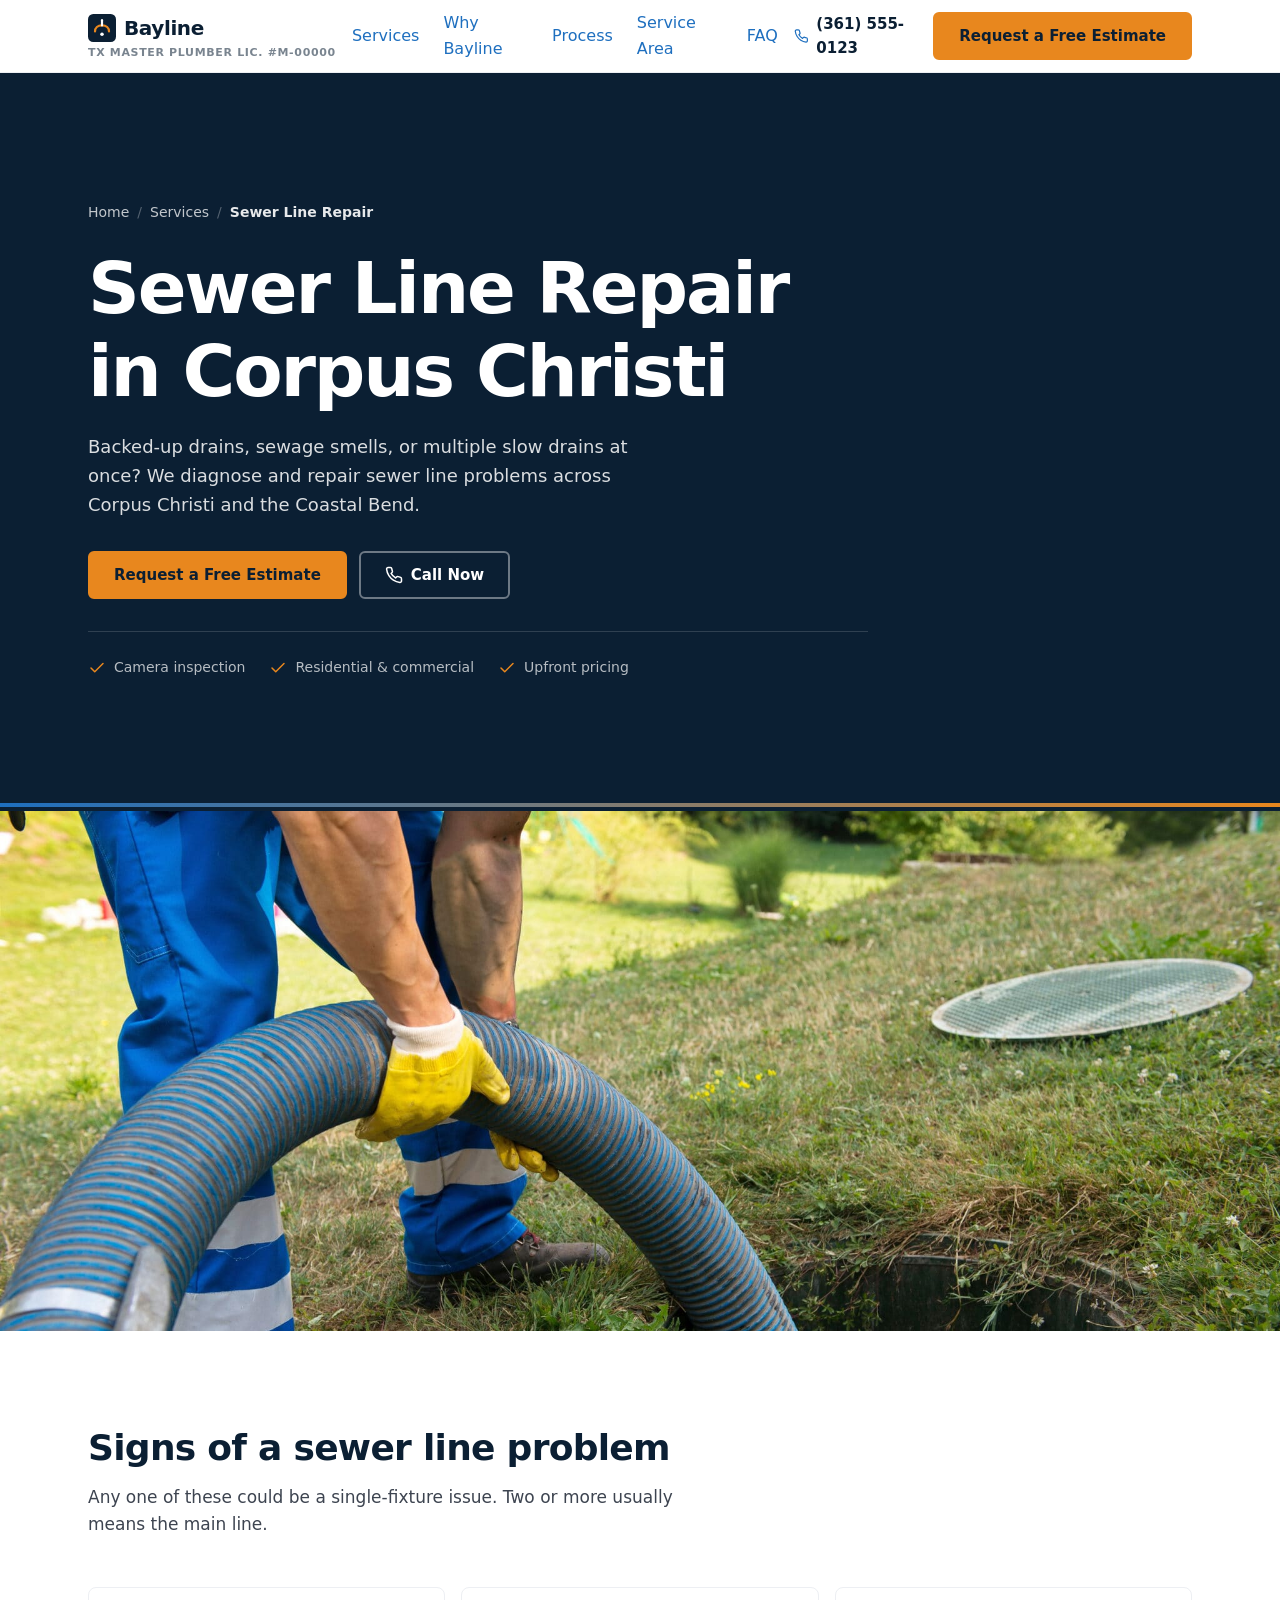
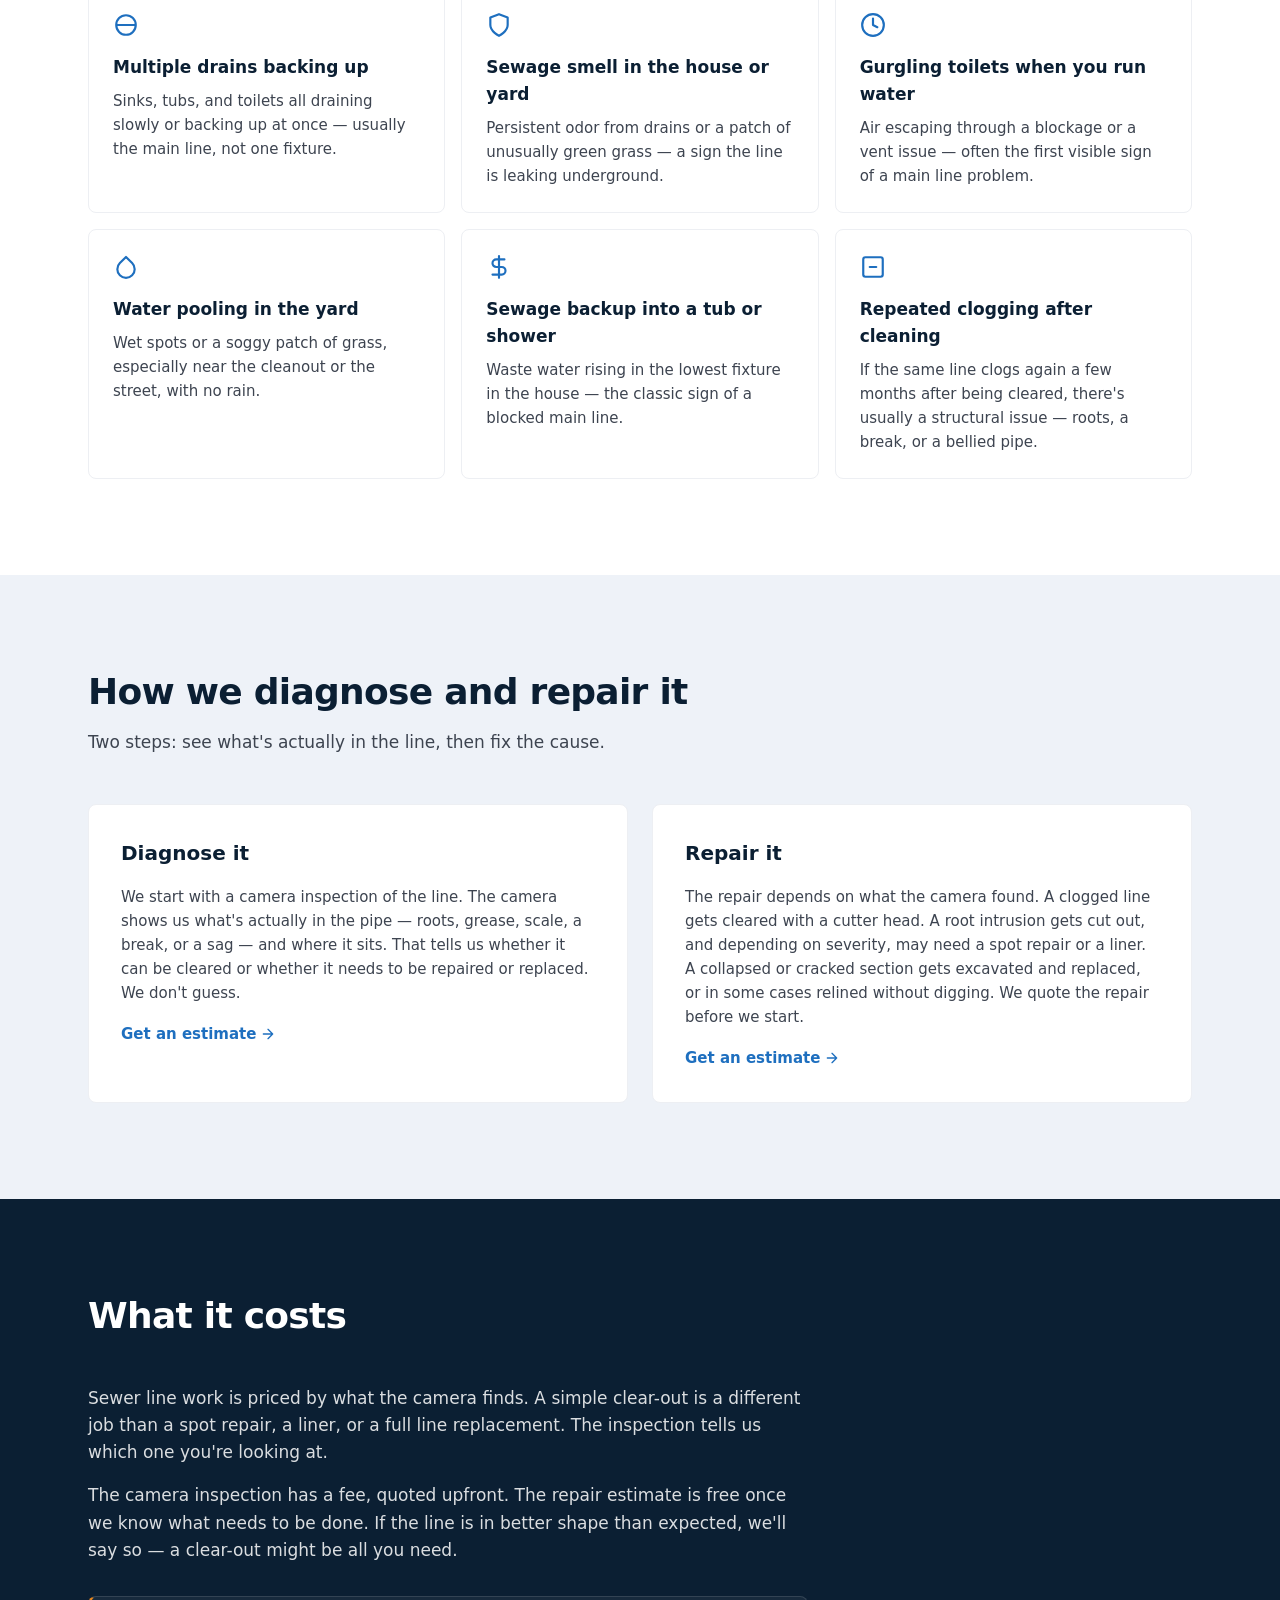
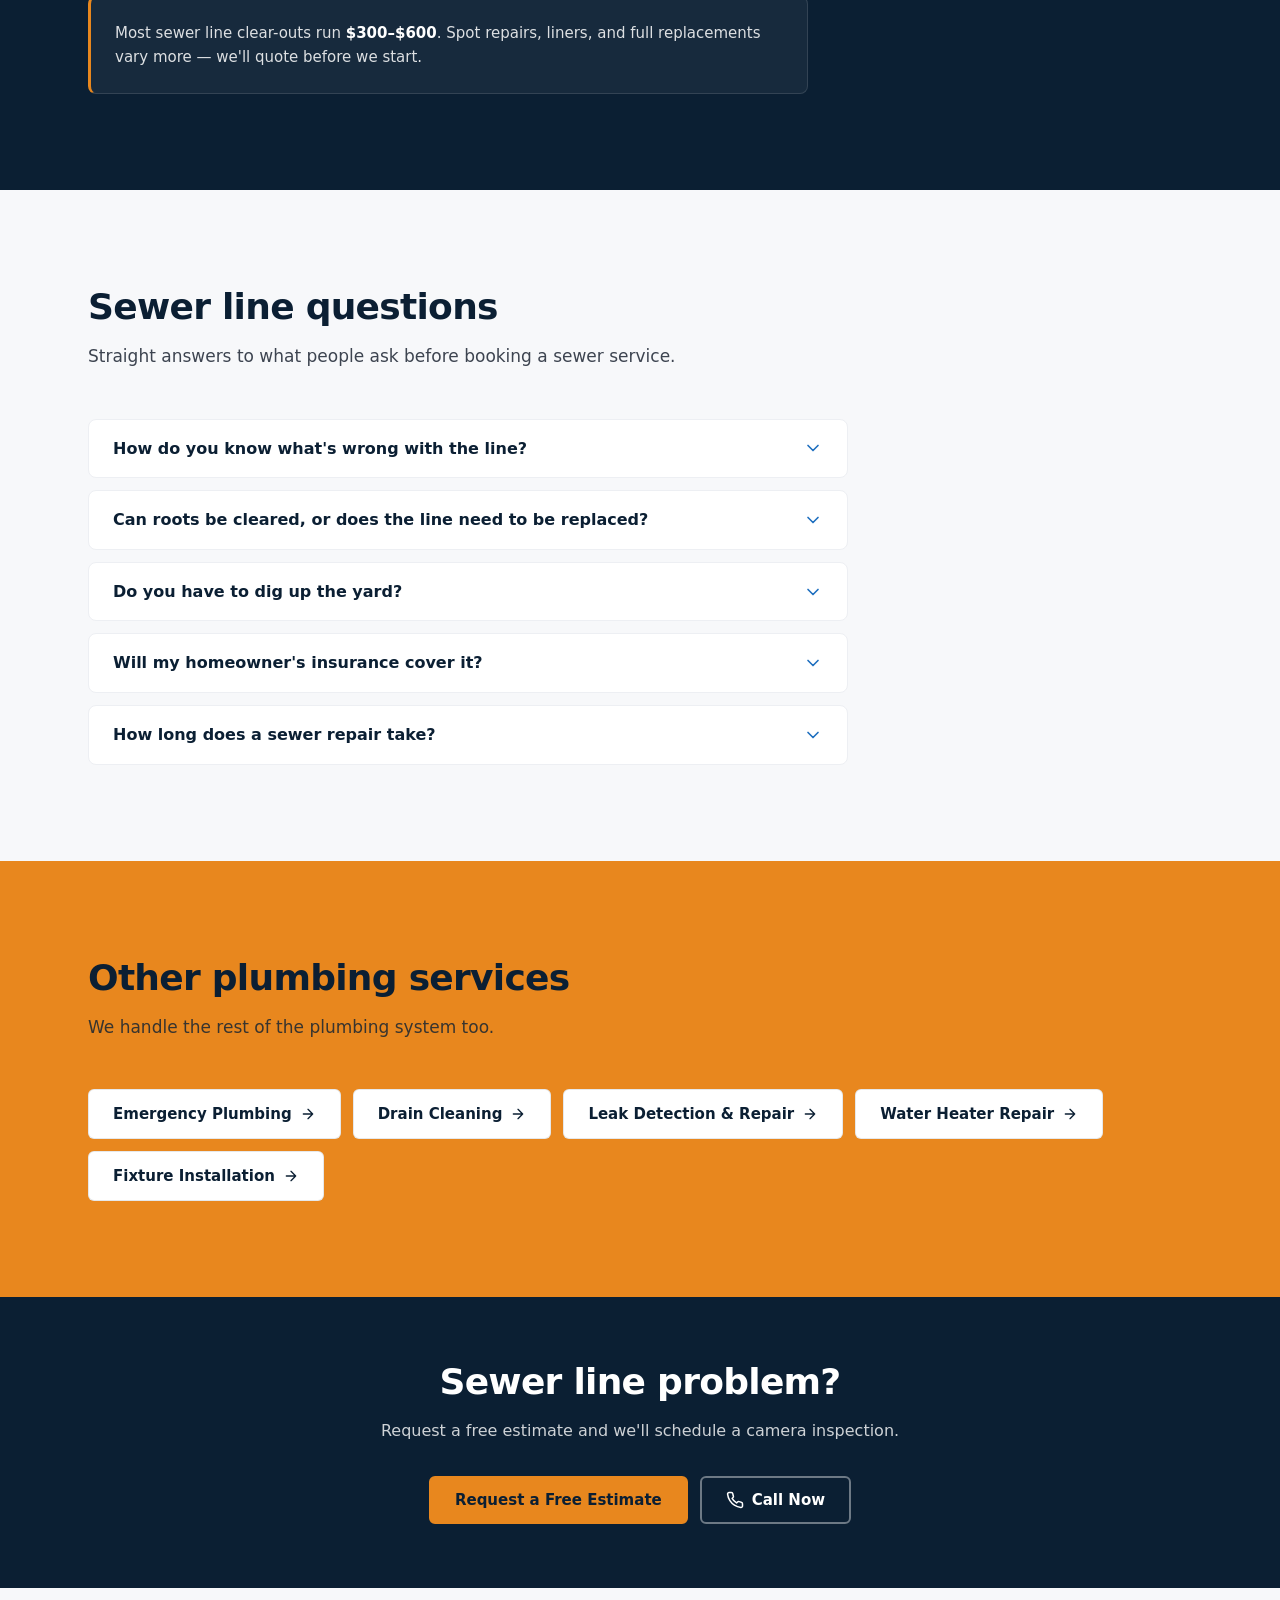
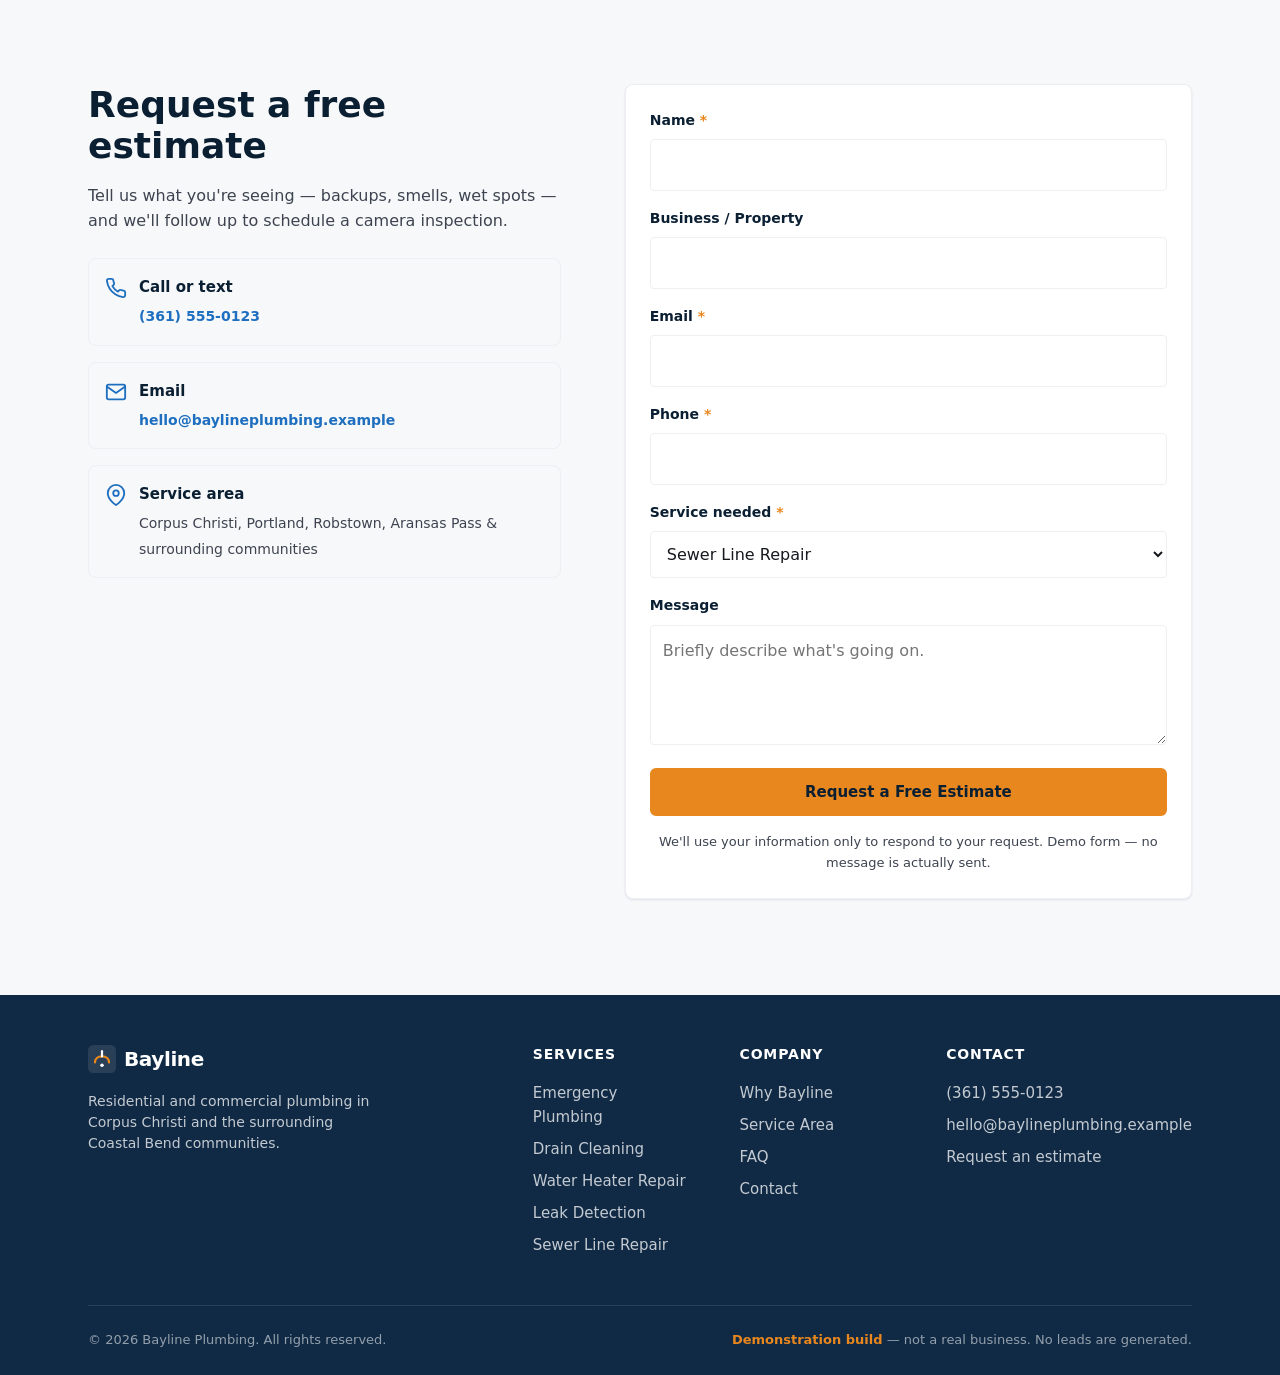
<file: services/sewer-line-repair.html>
<!DOCTYPE html>
<html lang="en">
<head>
  <meta charset="UTF-8">
  <meta name="viewport" content="width=device-width, initial-scale=1.0">
  <title>Sewer Line Repair in Corpus Christi, TX | Bayline Plumbing</title>
  <meta name="description" content="Backed-up drains, sewage smells, or multiple slow drains at once? Camera inspection and sewer line repair across Corpus Christi and the Coastal Bend. Request a free estimate.">
  <!-- Open Graph -->
  <meta property="og:title" content="Sewer Line Repair in Corpus Christi, TX | Bayline Plumbing">
  <meta property="og:description" content="Camera inspection and sewer line repair across Corpus Christi and the Coastal Bend.">
  <meta property="og:type" content="website">
  <meta property="og:url" content="https://baylineplumbing.example/services/sewer-line-repair">
  <meta property="og:image" content="https://baylineplumbing.example/og.png">
  <!-- Canonical -->
  <link rel="canonical" href="https://baylineplumbing.example/services/sewer-line-repair">

  <!-- JSON-LD: LocalBusiness (Plumber) -->
  <script type="application/ld+json">
  {
    "@context": "https://schema.org",
    "@type": "Plumber",
    "name": "Bayline Plumbing",
    "areaServed": ["Corpus Christi", "Portland", "Robstown", "Aransas Pass"],
    "telephone": "+1-361-555-0123",
    "url": "https://baylineplumbing.example"
  }
  </script>
  <!-- JSON-LD: Service -->
  <script type="application/ld+json">
  {
    "@context": "https://schema.org",
    "@type": "Service",
    "serviceType": "Sewer Line Repair",
    "provider": { "@type": "Plumber", "name": "Bayline Plumbing" },
    "areaServed": ["Corpus Christi", "Portland", "Robstown", "Aransas Pass"]
  }
  </script>

  <link rel="stylesheet" href="../css/tokens.css">
  <link rel="stylesheet" href="../css/base.css">
  <link rel="stylesheet" href="../css/components.css">
</head>
<body>
  <a class="skip-link" href="#main">Skip to main content</a>

  <!-- ===== HEADER ===== -->
  <header class="site-header">
    <div class="container header-inner">
      <div class="logo-wrap">
        <a class="logo" href="../index.html" aria-label="Bayline Plumbing — Home">
          <svg viewBox="0 0 32 32" fill="none" aria-hidden="true">
            <rect width="32" height="32" rx="6" fill="var(--navy-900)"/>
            <path d="M8 20c0-4 3-7 8-7s8 3 8 7" stroke="var(--amber-500)" stroke-width="2.5" stroke-linecap="round"/>
            <path d="M16 13V7" stroke="var(--white)" stroke-width="2.5" stroke-linecap="round"/>
            <circle cx="16" cy="23" r="2" fill="var(--white)"/>
          </svg>
          Bayline
        </a>
        <span class="license-line">TX Master Plumber Lic. #M-00000</span>
      </div>

      <nav class="primary-nav" aria-label="Primary">
        <a href="index.html" aria-current="page">Services</a>
        <a href="../index.html#why">Why Bayline</a>
        <a href="../index.html#process">Process</a>
        <a href="../index.html#areas">Service Area</a>
        <a href="../index.html#faq">FAQ</a>
      </nav>

      <div class="header-actions">
        <a class="header-phone" href="tel:+13615550123">
          <svg viewBox="0 0 24 24" fill="none" stroke="currentColor" stroke-width="2" stroke-linecap="round" stroke-linejoin="round" aria-hidden="true"><path d="M22 16.92v3a2 2 0 0 1-2.18 2 19.79 19.79 0 0 1-8.63-3.07 19.5 19.5 0 0 1-6-6 19.79 19.79 0 0 1-3.07-8.67A2 2 0 0 1 4.11 2h3a2 2 0 0 1 2 1.72c.127.96.361 1.903.7 2.81a2 2 0 0 1-.45 2.11L8.09 9.91a16 16 0 0 0 6 6l1.27-1.27a2 2 0 0 1 2.11-.45c.907.339 1.85.573 2.81.7A2 2 0 0 1 22 16.92z"/></svg>
          (361) 555-0123
        </a>
        <a class="btn btn--primary header-cta" href="#contact">Request a Free Estimate</a>
        <button class="menu-toggle" type="button" aria-expanded="false" aria-controls="mobile-nav" aria-label="Open menu">
          <svg class="icon-menu" viewBox="0 0 24 24" fill="none" stroke="currentColor" stroke-width="2" stroke-linecap="round" aria-hidden="true"><path d="M3 6h18M3 12h18M3 18h18"/></svg>
          <svg class="icon-close" viewBox="0 0 24 24" fill="none" stroke="currentColor" stroke-width="2" stroke-linecap="round" aria-hidden="true"><path d="M18 6 6 18M6 6l12 12"/></svg>
        </button>
      </div>
    </div>
  </header>

  <!-- Mobile nav -->
  <nav class="mobile-nav" id="mobile-nav" aria-label="Mobile">
    <ul>
      <li><a href="index.html">Services</a></li>
      <li><a href="../index.html#why">Why Bayline</a></li>
      <li><a href="../index.html#process">Process</a></li>
      <li><a href="../index.html#areas">Service Area</a></li>
      <li><a href="../index.html#faq">FAQ</a></li>
      <li><a href="#contact">Contact</a></li>
    </ul>
    <a class="btn btn--primary btn--block" href="#contact">Request a Free Estimate</a>
  </nav>

  <main id="main">
    <!-- ===== HERO ===== -->
    <section class="hero">
      <div class="container hero-grid">
        <div>
          <nav class="breadcrumb" aria-label="Breadcrumb">
            <a href="../index.html">Home</a>
            <span class="sep" aria-hidden="true">/</span>
            <a href="index.html">Services</a>
            <span class="sep" aria-hidden="true">/</span>
            <span aria-current="page">Sewer Line Repair</span>
          </nav>

          <h1>Sewer Line Repair in Corpus Christi</h1>
          <p class="hero-sub">Backed-up drains, sewage smells, or multiple slow drains at once? We diagnose and repair sewer line problems across Corpus Christi and the Coastal Bend.</p>
          <div class="hero-ctas">
            <a class="btn btn--primary" href="#contact">Request a Free Estimate</a>
            <a class="btn btn--outline" href="tel:+13615550123">
              <svg width="18" height="18" viewBox="0 0 24 24" fill="none" stroke="currentColor" stroke-width="2" stroke-linecap="round" stroke-linejoin="round" aria-hidden="true"><path d="M22 16.92v3a2 2 0 0 1-2.18 2 19.79 19.79 0 0 1-8.63-3.07 19.5 19.5 0 0 1-6-6 19.79 19.79 0 0 1-3.07-8.67A2 2 0 0 1 4.11 2h3a2 2 0 0 1 2 1.72c.127.96.361 1.903.7 2.81a2 2 0 0 1-.45 2.11L8.09 9.91a16 16 0 0 0 6 6l1.27-1.27a2 2 0 0 1 2.11-.45c.907.339 1.85.573 2.81.7A2 2 0 0 1 22 16.92z"/></svg>
              Call Now
            </a>
          </div>
          <div class="hero-trust">
            <span>
              <svg viewBox="0 0 24 24" fill="none" stroke="currentColor" stroke-width="2" stroke-linecap="round" stroke-linejoin="round" aria-hidden="true"><path d="M20 6 9 17l-5-5"/></svg>
              Camera inspection
            </span>
            <span>
              <svg viewBox="0 0 24 24" fill="none" stroke="currentColor" stroke-width="2" stroke-linecap="round" stroke-linejoin="round" aria-hidden="true"><path d="M20 6 9 17l-5-5"/></svg>
              Residential &amp; commercial
            </span>
            <span>
              <svg viewBox="0 0 24 24" fill="none" stroke="currentColor" stroke-width="2" stroke-linecap="round" stroke-linejoin="round" aria-hidden="true"><path d="M20 6 9 17l-5-5"/></svg>
              Upfront pricing
            </span>
          </div>
        </div>
      </div>
    </section>

    <!-- ===== PHOTO BAND ===== -->
    <section class="photo-band" aria-label="Sewer line repair service">
      <!-- REPLACE: swap this for a real photo when ready -->
      <!-- <div class="photo-band__placeholder" role="img" aria-label="Placeholder for sewer line repair photo"></div> -->

      <img
        class="photo-band__img"
        src="../images/sewer-line.jpeg"
        alt="Bayline plumber inspecting a sewer line with a camera"
        width="1600"
        height="900"
        loading="eager"
        decoding="async"
      />

    </section>

    <!-- ===== PROBLEM GRID ===== -->
    <section class="section" aria-labelledby="problems-heading">
      <div class="container">
        <div class="section-header reveal">
          <h2 id="problems-heading">Signs of a sewer line problem</h2>
          <p>Any one of these could be a single-fixture issue. Two or more usually means the main line.</p>
        </div>
        <div class="problem-grid">
          <article class="problem-card reveal">
            <svg viewBox="0 0 24 24" fill="none" stroke="currentColor" stroke-width="2" stroke-linecap="round" stroke-linejoin="round" aria-hidden="true"><path d="M3 12h18M3 12a9 9 0 0 1 18 0M3 12a9 9 0 0 0 18 0"/></svg>
            <h3>Multiple drains backing up</h3>
            <p>Sinks, tubs, and toilets all draining slowly or backing up at once — usually the main line, not one fixture.</p>
          </article>
          <article class="problem-card reveal">
            <svg viewBox="0 0 24 24" fill="none" stroke="currentColor" stroke-width="2" stroke-linecap="round" stroke-linejoin="round" aria-hidden="true"><path d="M12 22s8-4 8-10V5l-8-3-8 3v7c0 6 8 10 8 10z"/></svg>
            <h3>Sewage smell in the house or yard</h3>
            <p>Persistent odor from drains or a patch of unusually green grass — a sign the line is leaking underground.</p>
          </article>
          <article class="problem-card reveal">
            <svg viewBox="0 0 24 24" fill="none" stroke="currentColor" stroke-width="2" stroke-linecap="round" stroke-linejoin="round" aria-hidden="true"><circle cx="12" cy="12" r="10"/><path d="M12 6v6l4 2"/></svg>
            <h3>Gurgling toilets when you run water</h3>
            <p>Air escaping through a blockage or a vent issue — often the first visible sign of a main line problem.</p>
          </article>
          <article class="problem-card reveal">
            <svg viewBox="0 0 24 24" fill="none" stroke="currentColor" stroke-width="2" stroke-linecap="round" stroke-linejoin="round" aria-hidden="true"><path d="M12 2.69l5.66 5.66a8 8 0 1 1-11.31 0z"/></svg>
            <h3>Water pooling in the yard</h3>
            <p>Wet spots or a soggy patch of grass, especially near the cleanout or the street, with no rain.</p>
          </article>
          <article class="problem-card reveal">
            <svg viewBox="0 0 24 24" fill="none" stroke="currentColor" stroke-width="2" stroke-linecap="round" stroke-linejoin="round" aria-hidden="true"><path d="M12 2v20M17 5H9.5a3.5 3.5 0 0 0 0 7h5a3.5 3.5 0 0 1 0 7H6"/></svg>
            <h3>Sewage backup into a tub or shower</h3>
            <p>Waste water rising in the lowest fixture in the house — the classic sign of a blocked main line.</p>
          </article>
          <article class="problem-card reveal">
            <svg viewBox="0 0 24 24" fill="none" stroke="currentColor" stroke-width="2" stroke-linecap="round" stroke-linejoin="round" aria-hidden="true"><rect x="3" y="3" width="18" height="18" rx="2"/><path d="M9 12h6"/></svg>
            <h3>Repeated clogging after cleaning</h3>
            <p>If the same line clogs again a few months after being cleared, there's usually a structural issue — roots, a break, or a bellied pipe.</p>
          </article>
        </div>
      </div>
    </section>

    <!-- ===== HOW WE FIX IT ===== -->
    <section class="section section--process" aria-labelledby="fix-heading">
      <div class="container">
        <div class="section-header reveal">
          <h2 id="fix-heading">How we diagnose and repair it</h2>
          <p>Two steps: see what's actually in the line, then fix the cause.</p>
        </div>
        <div class="fix-grid">
          <div class="fix-col reveal">
            <h3>Diagnose it</h3>
            <p>We start with a camera inspection of the line. The camera shows us what's actually in the pipe — roots, grease, scale, a break, or a sag — and where it sits. That tells us whether it can be cleared or whether it needs to be repaired or replaced. We don't guess.</p>
            <a class="fix-link" href="#contact">Get an estimate <svg viewBox="0 0 24 24" fill="none" stroke="currentColor" stroke-width="2" stroke-linecap="round" stroke-linejoin="round" aria-hidden="true"><path d="M5 12h14M12 5l7 7-7 7"/></svg></a>
          </div>
          <div class="fix-col reveal">
            <h3>Repair it</h3>
            <p>The repair depends on what the camera found. A clogged line gets cleared with a cutter head. A root intrusion gets cut out, and depending on severity, may need a spot repair or a liner. A collapsed or cracked section gets excavated and replaced, or in some cases relined without digging. We quote the repair before we start.</p>
            <a class="fix-link" href="#contact">Get an estimate <svg viewBox="0 0 24 24" fill="none" stroke="currentColor" stroke-width="2" stroke-linecap="round" stroke-linejoin="round" aria-hidden="true"><path d="M5 12h14M12 5l7 7-7 7"/></svg></a>
          </div>
        </div>
      </div>
    </section>

    <!-- ===== PRICING (SOLID NAVY) ===== -->
    <section class="section section--pricing" aria-labelledby="pricing-heading">
      <div class="container">
        <div class="section-header reveal">
          <h2 id="pricing-heading">What it costs</h2>
        </div>
        <div class="pricing-copy reveal">
          <p>Sewer line work is priced by what the camera finds. A simple clear-out is a different job than a spot repair, a liner, or a full line replacement. The inspection tells us which one you're looking at.</p>
          <p>The camera inspection has a fee, quoted upfront. The repair estimate is free once we know what needs to be done. If the line is in better shape than expected, we'll say so — a clear-out might be all you need.</p>
        </div>
        <!-- illustrative pricing — adjust before live use -->
        <div class="pricing-range reveal">
          <p>Most sewer line clear-outs run <strong>$300–$600</strong>. Spot repairs, liners, and full replacements vary more — we'll quote before we start.</p>
        </div>
      </div>
    </section>

    <!-- ===== FAQ ===== -->
    <section class="section section--faq" aria-labelledby="faq-heading">
      <div class="container">
        <div class="section-header reveal">
          <h2 id="faq-heading">Sewer line questions</h2>
          <p>Straight answers to what people ask before booking a sewer service.</p>
        </div>
        <div class="faq-list">
          <div class="faq-item reveal">
            <button class="faq-question" type="button" aria-expanded="false" aria-controls="faq-1">
              How do you know what's wrong with the line?
              <svg viewBox="0 0 24 24" fill="none" stroke="currentColor" stroke-width="2" stroke-linecap="round" stroke-linejoin="round" aria-hidden="true"><path d="m6 9 6 6 6-6"/></svg>
            </button>
            <div class="faq-answer" id="faq-1" hidden>
              <p>We run a camera down the cleanout and look at it directly. The camera shows the inside of the pipe — blockages, root intrusions, cracks, offsets, or sags. That's the only way to know what you're dealing with without digging.</p>
            </div>
          </div>
          <div class="faq-item reveal">
            <button class="faq-question" type="button" aria-expanded="false" aria-controls="faq-2">
              Can roots be cleared, or does the line need to be replaced?
              <svg viewBox="0 0 24 24" fill="none" stroke="currentColor" stroke-width="2" stroke-linecap="round" stroke-linejoin="round" aria-hidden="true"><path d="m6 9 6 6 6-6"/></svg>
            </button>
            <div class="faq-answer" id="faq-2" hidden>
              <p>It depends on how bad the intrusion is. Small to moderate root clusters can be cut out with a cutter head and the line keeps working. If the roots have cracked or shifted the pipe, or if they keep coming back, a spot repair or liner is usually the better fix.</p>
            </div>
          </div>
          <div class="faq-item reveal">
            <button class="faq-question" type="button" aria-expanded="false" aria-controls="faq-3">
              Do you have to dig up the yard?
              <svg viewBox="0 0 24 24" fill="none" stroke="currentColor" stroke-width="2" stroke-linecap="round" stroke-linejoin="round" aria-hidden="true"><path d="m6 9 6 6 6-6"/></svg>
            </button>
            <div class="faq-answer" id="faq-3" hidden>
              <p>Not always. Many repairs can be done with trenchless methods — a liner inserted through the existing pipe, or a spot repair through a small access pit. Full excavation is only needed when the pipe is collapsed or severely damaged.</p>
            </div>
          </div>
          <div class="faq-item reveal">
            <button class="faq-question" type="button" aria-expanded="false" aria-controls="faq-4">
              Will my homeowner's insurance cover it?
              <svg viewBox="0 0 24 24" fill="none" stroke="currentColor" stroke-width="2" stroke-linecap="round" stroke-linejoin="round" aria-hidden="true"><path d="m6 9 6 6 6-6"/></svg>
            </button>
            <div class="faq-answer" id="faq-4" hidden>
              <p>Sometimes. Many policies cover sudden damage to the line but not wear-and-tear or root intrusion. Check your policy, and we can document what we find for a claim if you're filing one.</p>
            </div>
          </div>
          <div class="faq-item reveal">
            <button class="faq-question" type="button" aria-expanded="false" aria-controls="faq-5">
              How long does a sewer repair take?
              <svg viewBox="0 0 24 24" fill="none" stroke="currentColor" stroke-width="2" stroke-linecap="round" stroke-linejoin="round" aria-hidden="true"><path d="m6 9 6 6 6-6"/></svg>
            </button>
            <div class="faq-answer" id="faq-5" hidden>
              <p>A clear-out is usually a couple of hours. Spot repairs and liners are typically a one-day job. Full replacements take longer, usually two to three days depending on length and depth.</p>
            </div>
          </div>
        </div>
      </div>
    </section>

    <!-- ===== RELATED SERVICES (AMBER) ===== -->
    <section class="section section--related" aria-labelledby="related-heading">
      <div class="container">
        <div class="section-header reveal">
          <h2 id="related-heading">Other plumbing services</h2>
          <p>We handle the rest of the plumbing system too.</p>
        </div>
        <div class="related-list reveal">
          <a class="related-tag" href="emergency-plumbing.html">Emergency Plumbing <svg viewBox="0 0 24 24" fill="none" stroke="currentColor" stroke-width="2" stroke-linecap="round" stroke-linejoin="round" aria-hidden="true"><path d="M5 12h14M12 5l7 7-7 7"/></svg></a>
          <a class="related-tag" href="drain-cleaning.html">Drain Cleaning <svg viewBox="0 0 24 24" fill="none" stroke="currentColor" stroke-width="2" stroke-linecap="round" stroke-linejoin="round" aria-hidden="true"><path d="M5 12h14M12 5l7 7-7 7"/></svg></a>
          <a class="related-tag" href="leak-detection.html">Leak Detection &amp; Repair <svg viewBox="0 0 24 24" fill="none" stroke="currentColor" stroke-width="2" stroke-linecap="round" stroke-linejoin="round" aria-hidden="true"><path d="M5 12h14M12 5l7 7-7 7"/></svg></a>
          <a class="related-tag" href="water-heater-repair.html">Water Heater Repair <svg viewBox="0 0 24 24" fill="none" stroke="currentColor" stroke-width="2" stroke-linecap="round" stroke-linejoin="round" aria-hidden="true"><path d="M5 12h14M12 5l7 7-7 7"/></svg></a>
          <a class="related-tag" href="fixture-installation.html">Fixture Installation <svg viewBox="0 0 24 24" fill="none" stroke="currentColor" stroke-width="2" stroke-linecap="round" stroke-linejoin="round" aria-hidden="true"><path d="M5 12h14M12 5l7 7-7 7"/></svg></a>
        </div>
      </div>
    </section>

    <!-- ===== FINAL CTA ===== -->
    <section class="final-cta">
      <div class="container">
        <h2>Sewer line problem?</h2>
        <p>Request a free estimate and we'll schedule a camera inspection.</p>
        <div class="hero-ctas">
          <a class="btn btn--primary" href="#contact">Request a Free Estimate</a>
          <a class="btn btn--outline" href="tel:+13615550123">
            <svg width="18" height="18" viewBox="0 0 24 24" fill="none" stroke="currentColor" stroke-width="2" stroke-linecap="round" stroke-linejoin="round" aria-hidden="true"><path d="M22 16.92v3a2 2 0 0 1-2.18 2 19.79 19.79 0 0 1-8.63-3.07 19.5 19.5 0 0 1-6-6 19.79 19.79 0 0 1-3.07-8.67A2 2 0 0 1 4.11 2h3a2 2 0 0 1 2 1.72c.127.96.361 1.903.7 2.81a2 2 0 0 1-.45 2.11L8.09 9.91a16 16 0 0 0 6 6l1.27-1.27a2 2 0 0 1 2.11-.45c.907.339 1.85.573 2.81.7A2 2 0 0 1 22 16.92z"/></svg>
            Call Now
          </a>
        </div>
      </div>
    </section>

    <!-- ===== CONTACT ===== -->
    <section class="section section--light" id="contact" aria-labelledby="contact-heading">
      <div class="container">
        <div class="contact-grid">
          <div class="contact-info reveal">
            <h2 id="contact-heading">Request a free estimate</h2>
            <p>Tell us what you're seeing — backups, smells, wet spots — and we'll follow up to schedule a camera inspection.</p>
            <div class="contact-methods">
              <div class="contact-method">
                <svg viewBox="0 0 24 24" fill="none" stroke="currentColor" stroke-width="2" stroke-linecap="round" stroke-linejoin="round" aria-hidden="true"><path d="M22 16.92v3a2 2 0 0 1-2.18 2 19.79 19.79 0 0 1-8.63-3.07 19.5 19.5 0 0 1-6-6 19.79 19.79 0 0 1-3.07-8.67A2 2 0 0 1 4.11 2h3a2 2 0 0 1 2 1.72c.127.96.361 1.903.7 2.81a2 2 0 0 1-.45 2.11L8.09 9.91a16 16 0 0 0 6 6l1.27-1.27a2 2 0 0 1 2.11-.45c.907.339 1.85.573 2.81.7A2 2 0 0 1 22 16.92z"/></svg>
                <div>
                  <strong>Call or text</strong>
                  <a href="tel:+13615550123">(361) 555-0123</a>
                </div>
              </div>
              <div class="contact-method">
                <svg viewBox="0 0 24 24" fill="none" stroke="currentColor" stroke-width="2" stroke-linecap="round" stroke-linejoin="round" aria-hidden="true"><path d="M4 4h16c1.1 0 2 .9 2 2v12c0 1.1-.9 2-2 2H4c-1.1 0-2-.9-2-2V6c0-1.1.9-2 2-2z"/><path d="m22 6-10 7L2 6"/></svg>
                <div>
                  <strong>Email</strong>
                  <a href="mailto:hello@baylineplumbing.example">hello@baylineplumbing.example</a>
                </div>
              </div>
              <div class="contact-method">
                <svg viewBox="0 0 24 24" fill="none" stroke="currentColor" stroke-width="2" stroke-linecap="round" stroke-linejoin="round" aria-hidden="true"><path d="M21 10c0 7-9 13-9 13s-9-6-9-13a9 9 0 0 1 18 0z"/><circle cx="12" cy="10" r="3"/></svg>
                <div>
                  <strong>Service area</strong>
                  <span>Corpus Christi, Portland, Robstown, Aransas Pass &amp; surrounding communities</span>
                </div>
              </div>
            </div>
          </div>

          <div class="form-card reveal">
            <form id="estimate-form" novalidate>
              <div class="form-group">
                <label for="name">Name <span class="required" aria-hidden="true">*</span></label>
                <input type="text" id="name" name="name" autocomplete="name" required aria-required="true">
                <p class="error-message" role="alert">Please enter your name.</p>
              </div>
              <div class="form-group">
                <label for="business">Business / Property</label>
                <input type="text" id="business" name="business" autocomplete="organization">
              </div>
              <div class="form-group">
                <label for="email">Email <span class="required" aria-hidden="true">*</span></label>
                <input type="email" id="email" name="email" autocomplete="email" required aria-required="true">
                <p class="error-message" role="alert">Please enter a valid email address.</p>
              </div>
              <div class="form-group">
                <label for="phone">Phone <span class="required" aria-hidden="true">*</span></label>
                <input type="tel" id="phone" name="phone" autocomplete="tel" required aria-required="true">
                <p class="error-message" role="alert">Please enter your phone number.</p>
              </div>
              <div class="form-group">
                <label for="service">Service needed <span class="required" aria-hidden="true">*</span></label>
                <select id="service" name="service" required aria-required="true">
                  <option value="">Select a service</option>
                  <option value="emergency">Emergency Plumbing</option>
                  <option value="drain">Drain Cleaning</option>
                  <option value="water-heater">Water Heater Repair</option>
                  <option value="leak">Leak Detection &amp; Repair</option>
                  <option value="sewer" selected>Sewer Line Repair</option>
                  <option value="fixture">Fixture Installation</option>
                  <option value="general">General Plumbing Repairs</option>
                  <option value="other">Something else</option>
                </select>
                <p class="error-message" role="alert">Please select a service.</p>
              </div>
              <div class="form-group">
                <label for="message">Message</label>
                <textarea id="message" name="message" placeholder="Briefly describe what's going on."></textarea>
              </div>
              <button class="btn btn--primary btn--block" type="submit">Request a Free Estimate</button>
              <p class="form-note">We'll use your information only to respond to your request. Demo form — no message is actually sent.</p>
            </form>

            <div class="form-success" id="form-success" role="status" aria-live="polite">
              <h3>Thank you — your request has been received.</h3>
              <p>This is a demonstration form. In a live site, a team member would follow up using the contact information you provided.</p>
            </div>
          </div>
        </div>
      </div>
    </section>
  </main>

  <!-- ===== FOOTER ===== -->
  <footer class="site-footer">
    <div class="container">
      <div class="footer-grid">
        <div class="footer-brand">
          <a class="logo" href="../index.html" aria-label="Bayline Plumbing — Home">
            <svg viewBox="0 0 32 32" fill="none" aria-hidden="true" style="width: 28px; height: 28px;">
              <rect width="32" height="32" rx="6" fill="var(--white)" opacity="0.1"/>
              <path d="M8 20c0-4 3-7 8-7s8 3 8 7" stroke="var(--amber-500)" stroke-width="2.5" stroke-linecap="round"/>
              <path d="M16 13V7" stroke="var(--white)" stroke-width="2.5" stroke-linecap="round"/>
              <circle cx="16" cy="23" r="2" fill="var(--white)"/>
            </svg>
            Bayline
          </a>
          <p>Residential and commercial plumbing in Corpus Christi and the surrounding Coastal Bend communities.</p>
        </div>
        <div class="footer-col">
          <h3>Services</h3>
          <ul>
            <li><a href="emergency-plumbing.html">Emergency Plumbing</a></li>
            <li><a href="drain-cleaning.html">Drain Cleaning</a></li>
            <li><a href="water-heater-repair.html">Water Heater Repair</a></li>
            <li><a href="leak-detection.html">Leak Detection</a></li>
            <li><a href="sewer-line-repair.html">Sewer Line Repair</a></li>
          </ul>
        </div>
        <div class="footer-col">
          <h3>Company</h3>
          <ul>
            <li><a href="../index.html#why">Why Bayline</a></li>
            <li><a href="../index.html#areas">Service Area</a></li>
            <li><a href="../index.html#faq">FAQ</a></li>
            <li><a href="#contact">Contact</a></li>
          </ul>
        </div>
        <div class="footer-col">
          <h3>Contact</h3>
          <ul>
            <li><a href="tel:+13615550123">(361) 555-0123</a></li>
            <li><a href="mailto:hello@baylineplumbing.example">hello@baylineplumbing.example</a></li>
            <li><a href="#contact">Request an estimate</a></li>
          </ul>
        </div>
      </div>
      <div class="footer-bottom">
        <p>© <span id="year"></span> Bayline Plumbing. All rights reserved.</p>
        <p><span class="demo-note">Demonstration build</span> — not a real business. No leads are generated.</p>
      </div>
    </div>
  </footer>

  <!-- ===== STICKY MOBILE CTA ===== -->
  <div class="sticky-cta" role="region" aria-label="Quick contact">
    <a class="btn btn--outline-dark" href="tel:+13615550123">
      <svg width="16" height="16" viewBox="0 0 24 24" fill="none" stroke="currentColor" stroke-width="2" stroke-linecap="round" stroke-linejoin="round" aria-hidden="true"><path d="M22 16.92v3a2 2 0 0 1-2.18 2 19.79 19.79 0 0 1-8.63-3.07 19.5 19.5 0 0 1-6-6 19.79 19.79 0 0 1-3.07-8.67A2 2 0 0 1 4.11 2h3a2 2 0 0 1 2 1.72c.127.96.361 1.903.7 2.81a2 2 0 0 1-.45 2.11L8.09 9.91a16 16 0 0 0 6 6l1.27-1.27a2 2 0 0 1 2.11-.45c.907.339 1.85.573 2.81.7A2 2 0 0 1 22 16.92z"/></svg>
      Call Now
    </a>
    <a class="btn btn--primary" href="#contact">Request Estimate</a>
  </div>

  <script src="../js/main.js" defer></script>
</body>
</html>
</file>
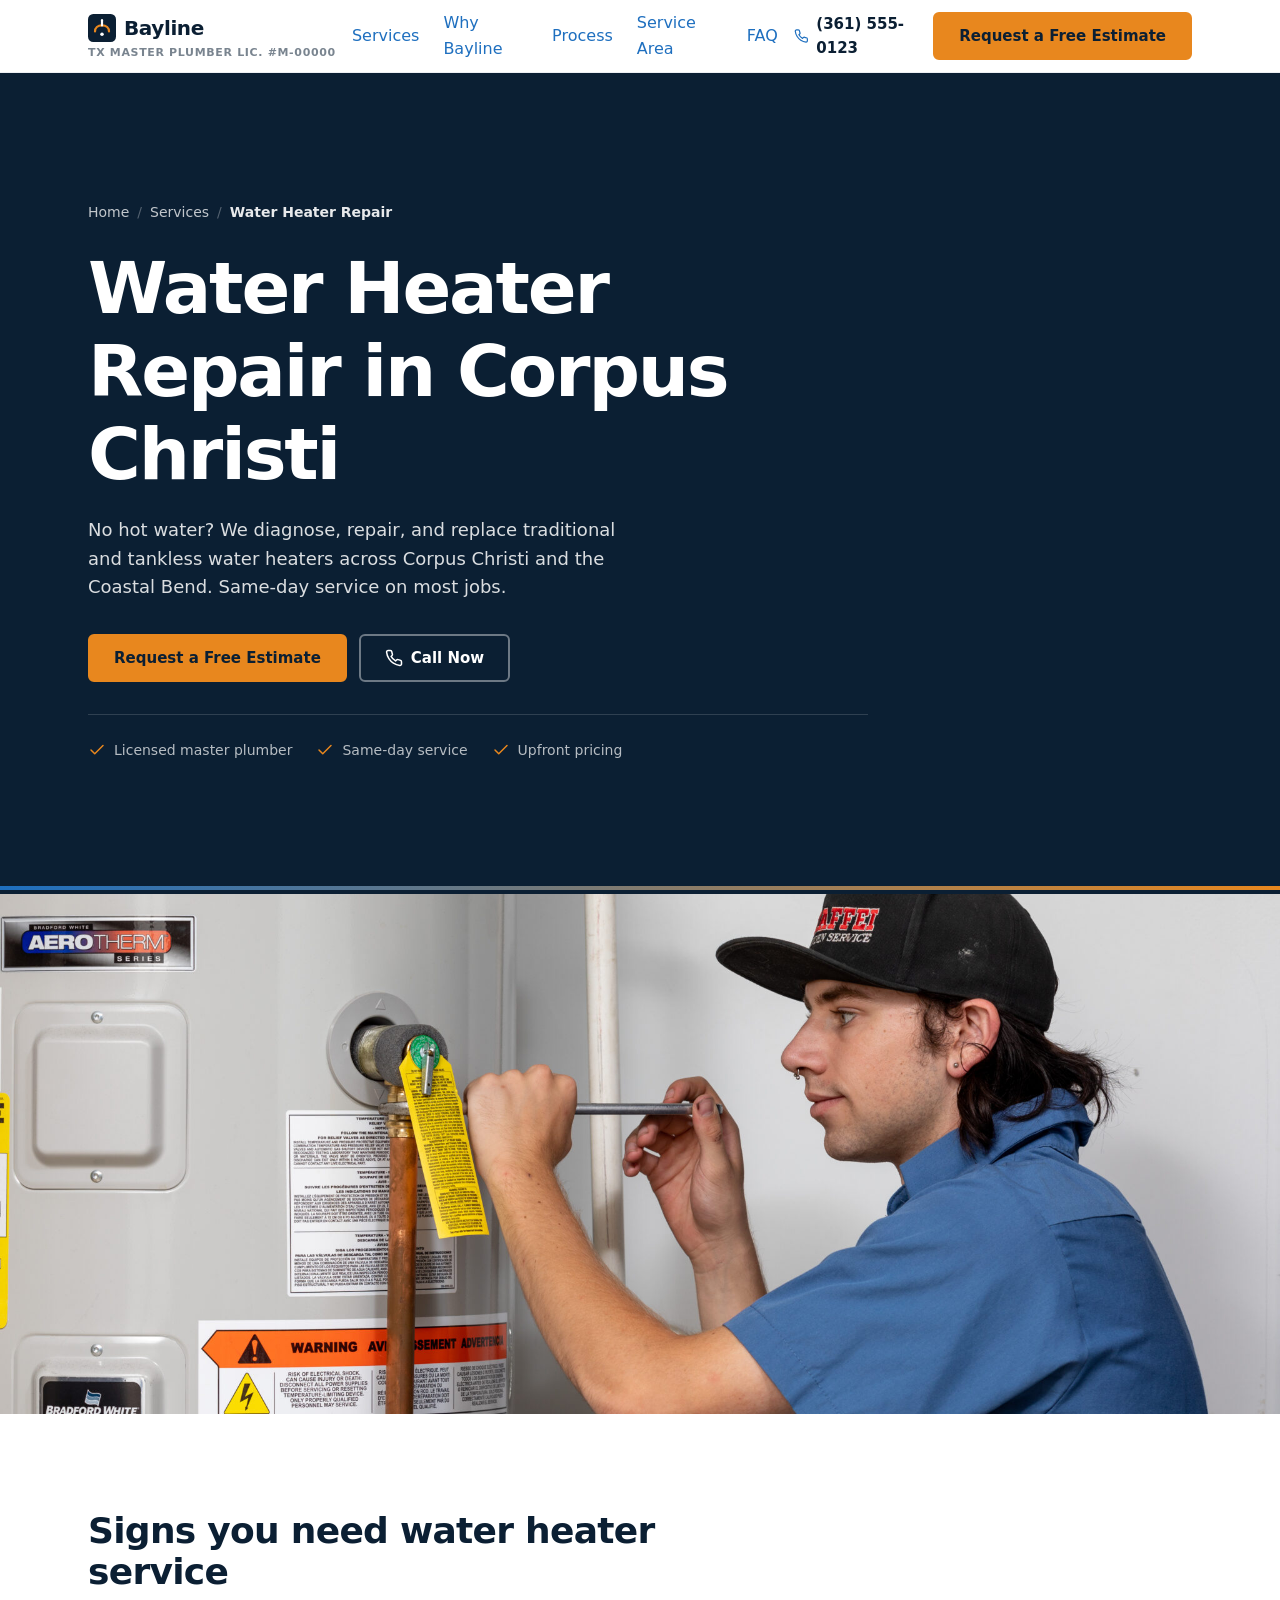
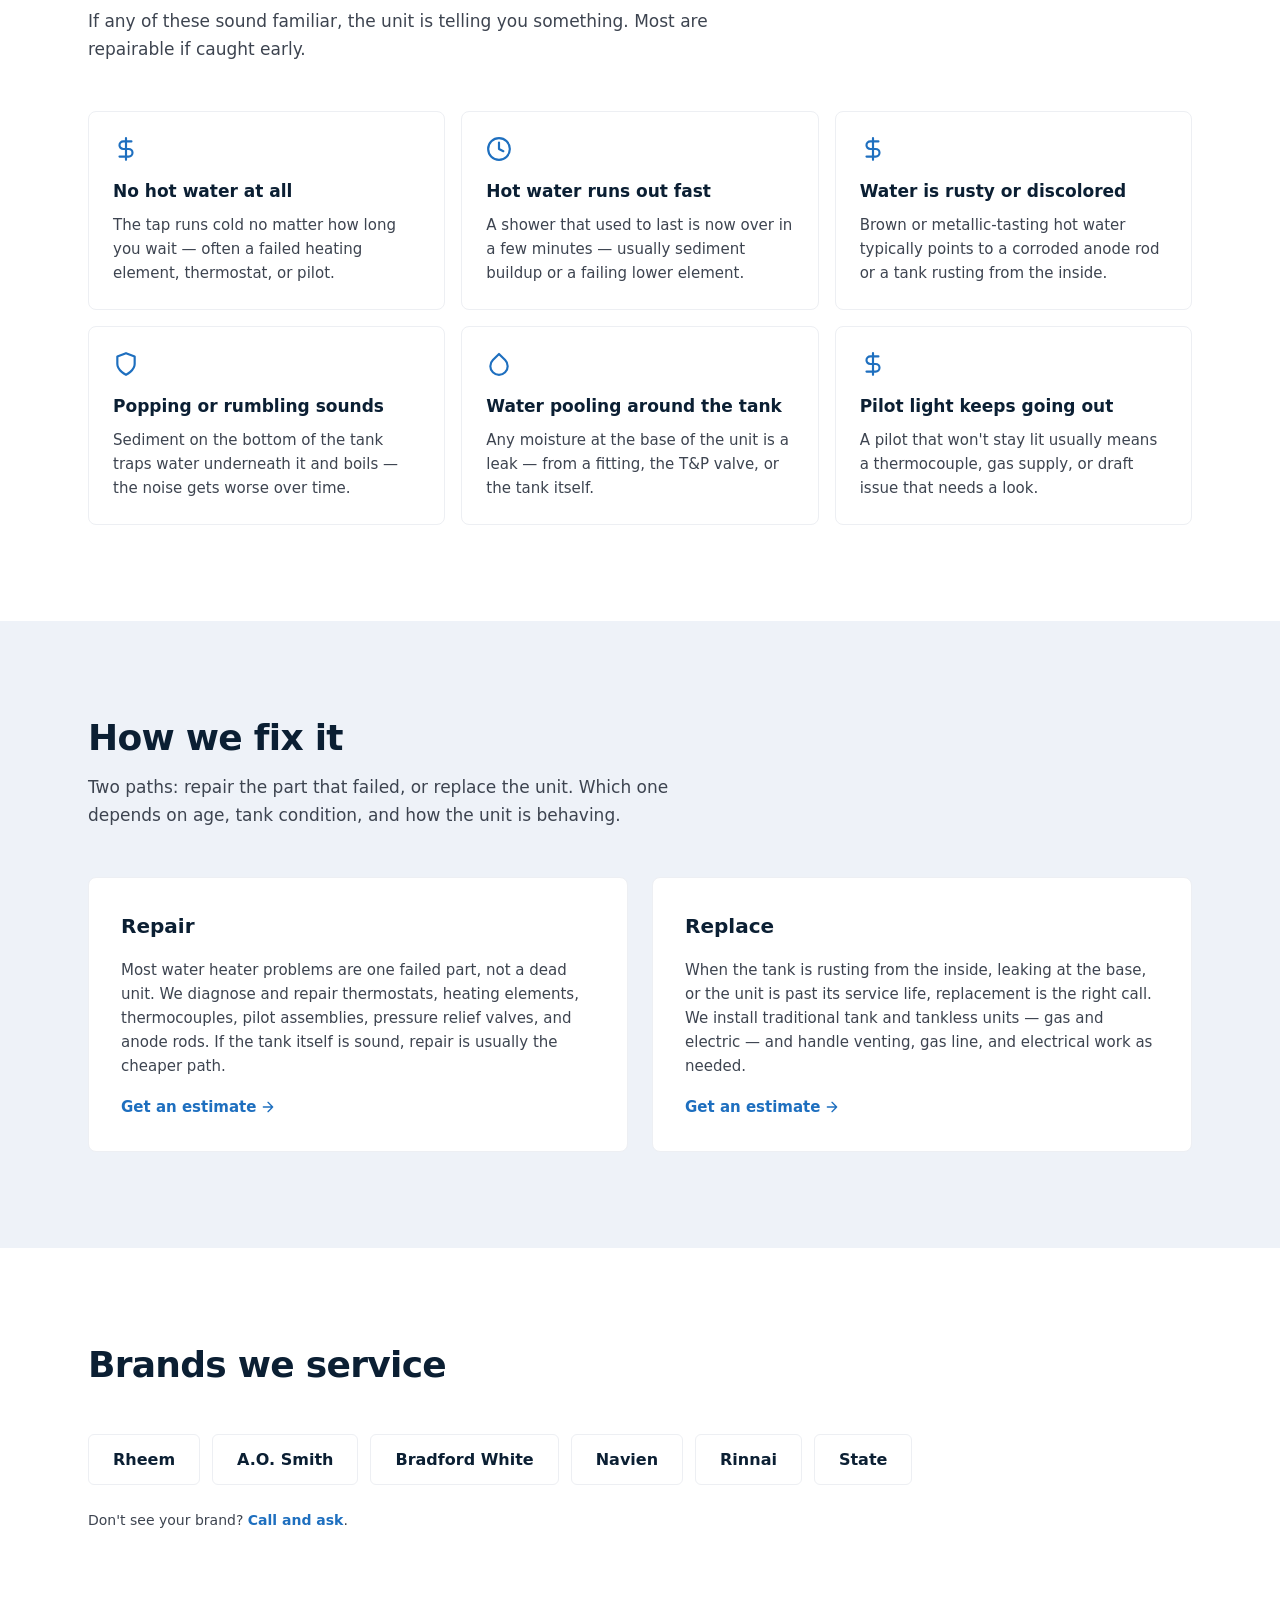
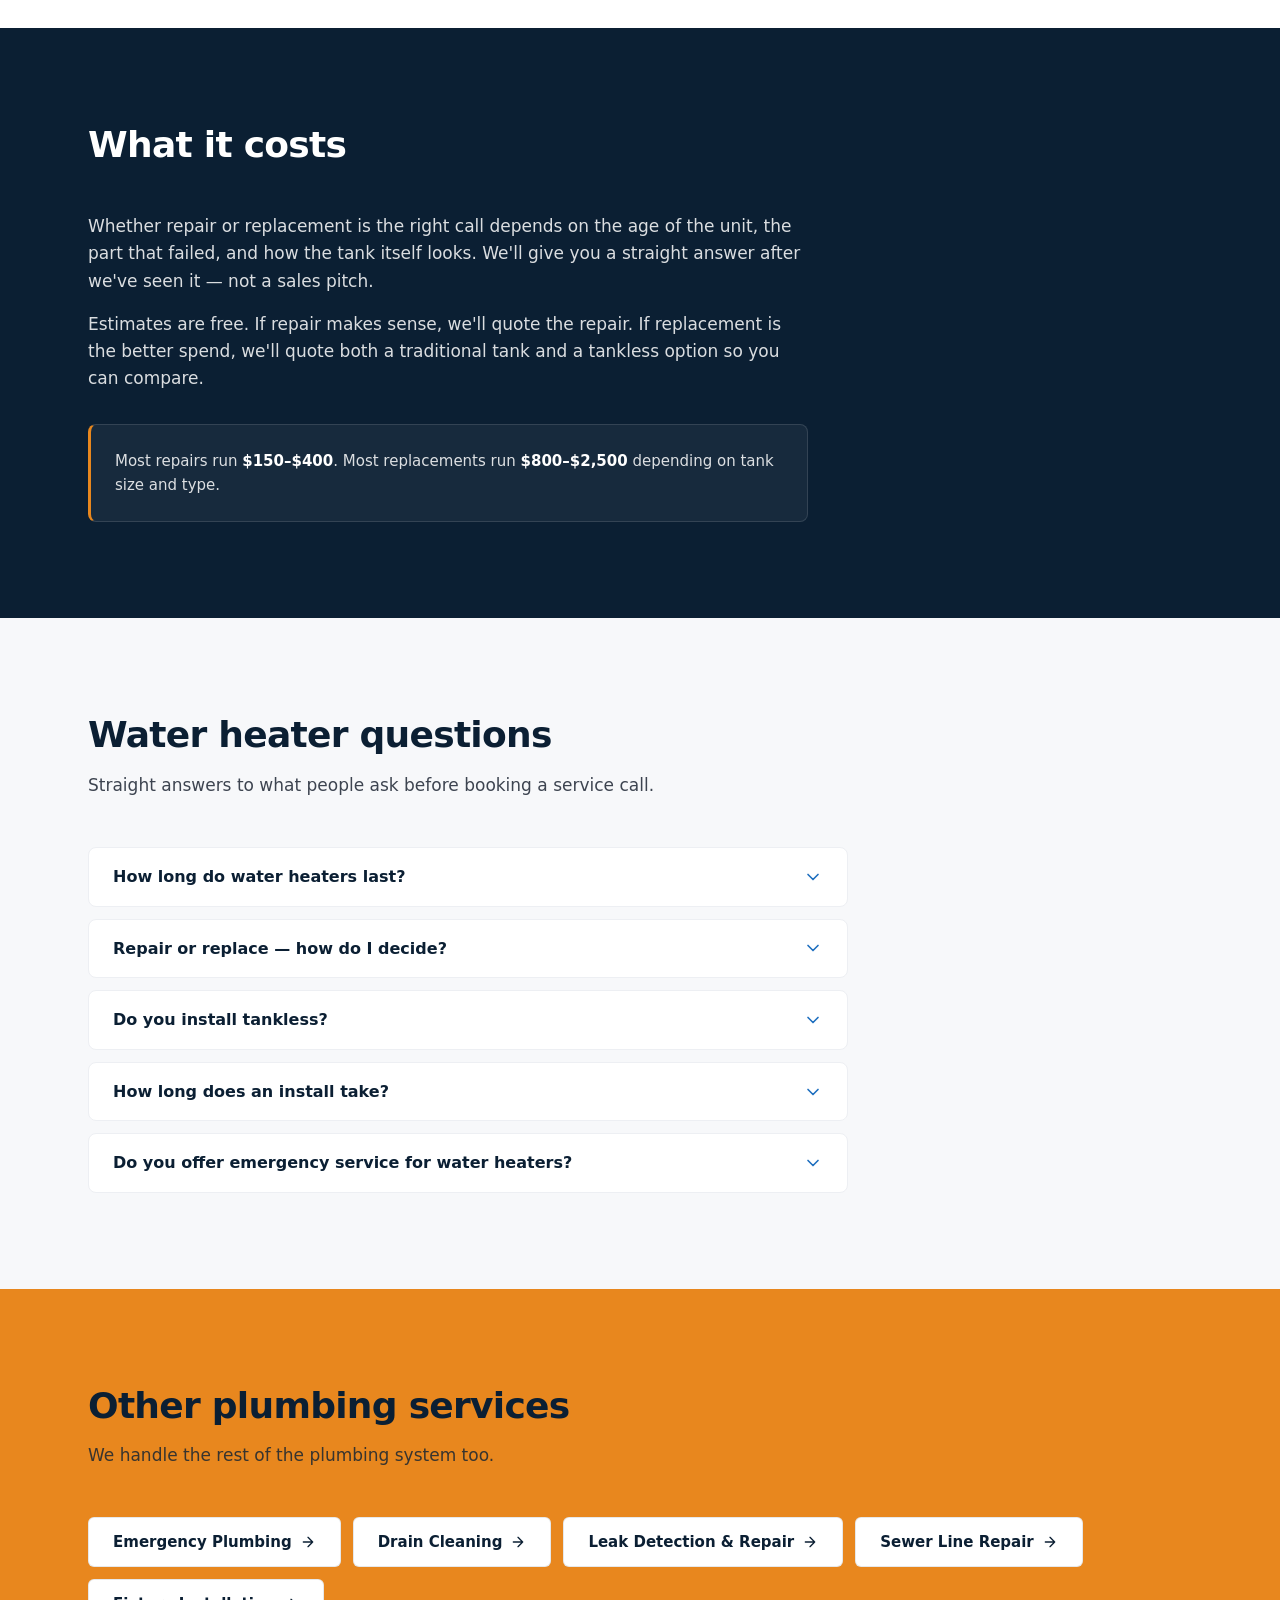
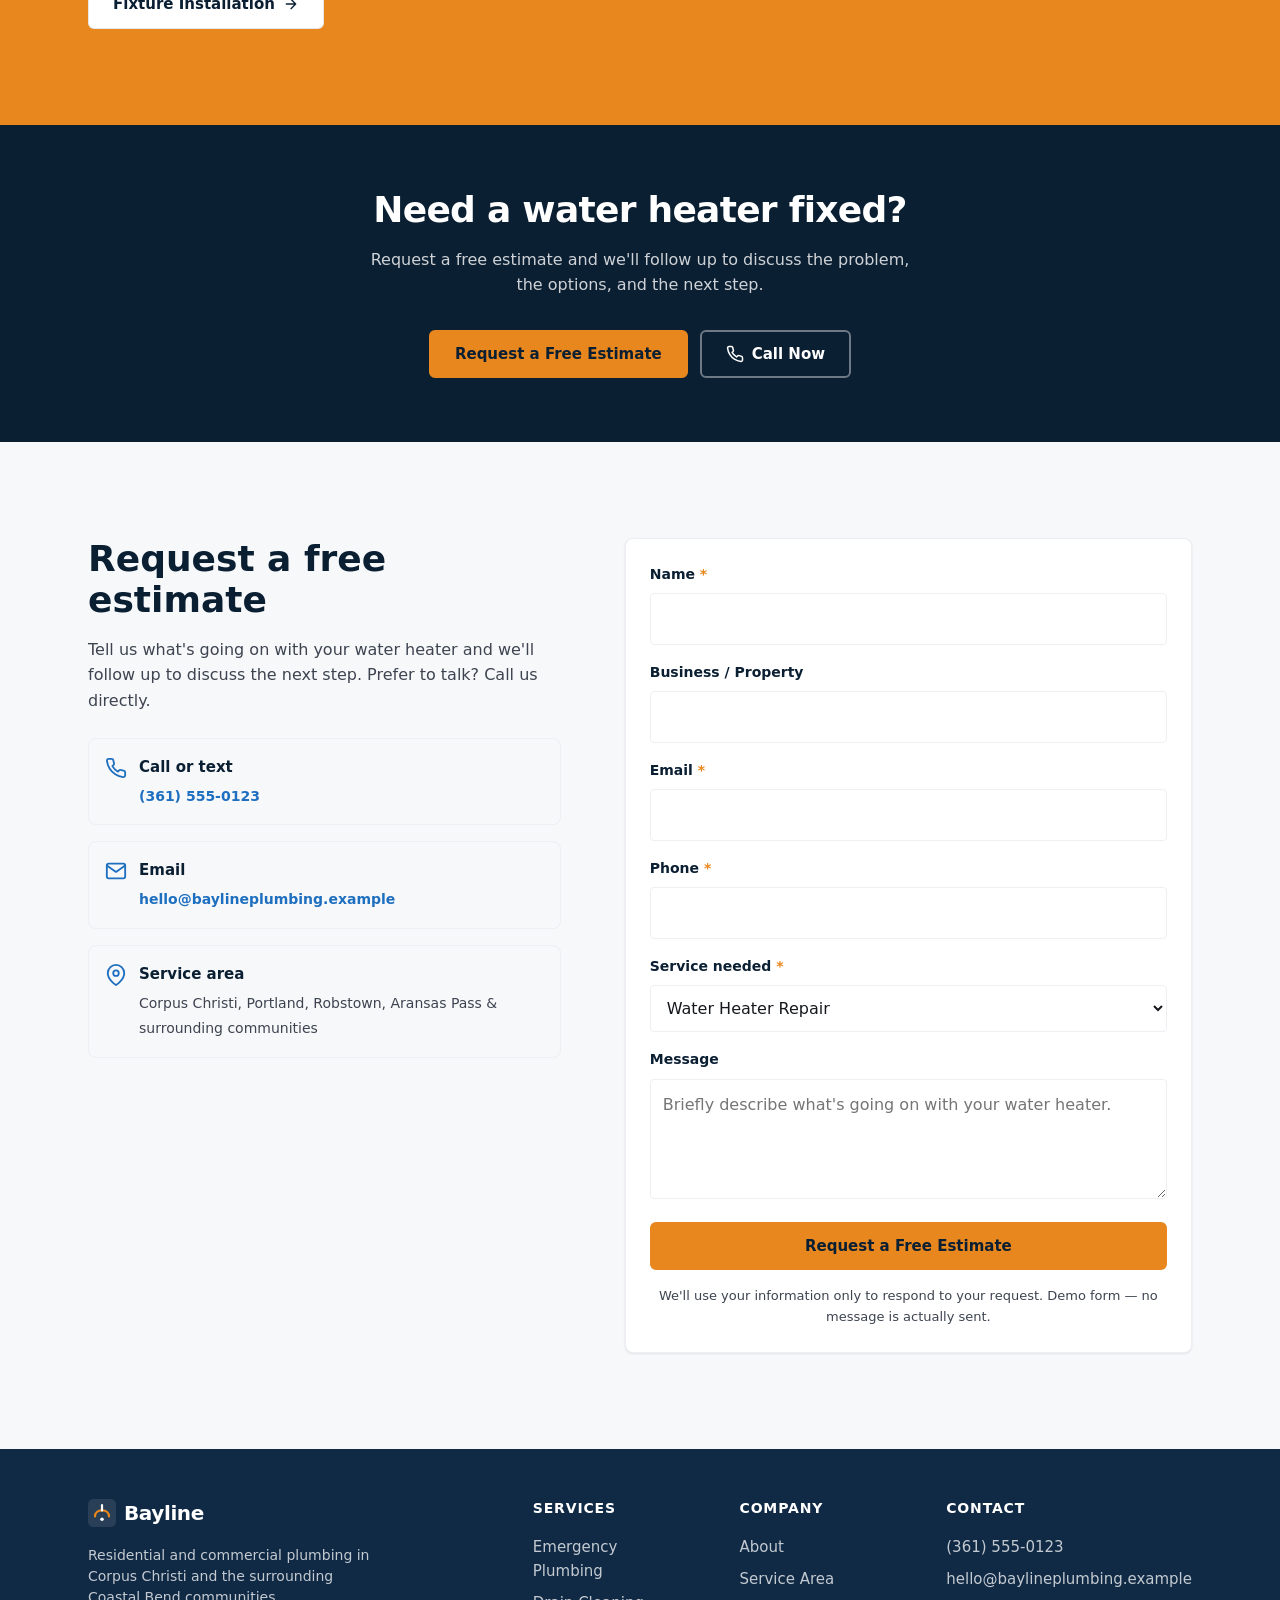
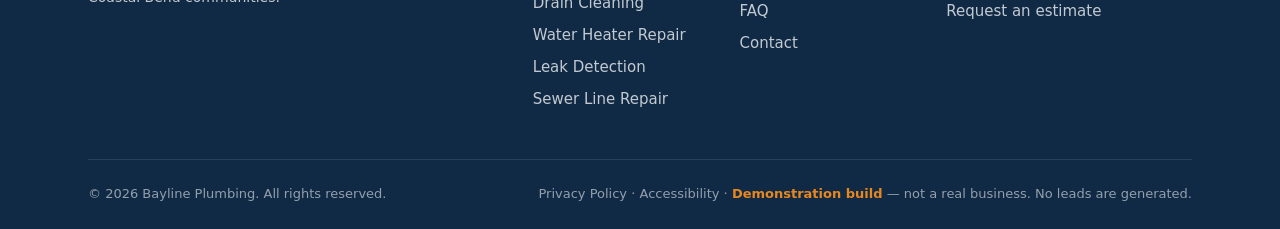
<file: services/water-heater-repair.html>
<!DOCTYPE html>
<html lang="en">
<head>
  <meta charset="UTF-8">
  <meta name="viewport" content="width=device-width, initial-scale=1.0">
  <title>Water Heater Repair in Corpus Christi, TX | Bayline Plumbing</title>
  <meta name="description" content="No hot water? We repair and replace traditional and tankless water heaters in Corpus Christi, TX. Same-day service on most jobs. Request a free estimate.">
  <meta property="og:title" content="Water Heater Repair in Corpus Christi, TX | Bayline Plumbing">
  <meta property="og:description" content="Repair and replacement for traditional and tankless water heaters across Corpus Christi and the Coastal Bend.">
  <meta property="og:type" content="website">
  <meta property="og:url" content="https://baylineplumbing.example/services/water-heater-repair">
  <meta property="og:image" content="https://baylineplumbing.example/og.png">
  <link rel="canonical" href="https://baylineplumbing.example/services/water-heater-repair">

  <script type="application/ld+json">
  {
    "@context": "https://schema.org",
    "@type": "Plumber",
    "name": "Bayline Plumbing",
    "areaServed": ["Corpus Christi", "Portland", "Robstown", "Aransas Pass"],
    "telephone": "+1-361-555-0123",
    "url": "https://baylineplumbing.example"
  }
  </script>
  <script type="application/ld+json">
  {
    "@context": "https://schema.org",
    "@type": "Service",
    "serviceType": "Water Heater Repair and Installation",
    "provider": { "@type": "Plumber", "name": "Bayline Plumbing" },
    "areaServed": ["Corpus Christi", "Portland", "Robstown", "Aransas Pass"]
  }
  </script>

  <link rel="stylesheet" href="../css/tokens.css">
  <link rel="stylesheet" href="../css/base.css">
  <link rel="stylesheet" href="../css/components.css">
</head>
<body>
  <a class="skip-link" href="#main">Skip to main content</a>

  <header class="site-header">
    <div class="container header-inner">
      <div class="logo-wrap">
        <a class="logo" href="../index.html" aria-label="Bayline Plumbing — Home">
          <svg viewBox="0 0 32 32" fill="none" aria-hidden="true">
            <rect width="32" height="32" rx="6" fill="var(--navy-900)"/>
            <path d="M8 20c0-4 3-7 8-7s8 3 8 7" stroke="var(--amber-500)" stroke-width="2.5" stroke-linecap="round"/>
            <path d="M16 13V7" stroke="var(--white)" stroke-width="2.5" stroke-linecap="round"/>
            <circle cx="16" cy="23" r="2" fill="var(--white)"/>
          </svg>
          Bayline
        </a>
        <span class="license-line">TX Master Plumber Lic. #M-00000</span>
      </div>

      <nav class="primary-nav" aria-label="Primary">
        <a href="index.html" aria-current="page">Services</a>
        <a href="../index.html#why">Why Bayline</a>
        <a href="../index.html#process">Process</a>
        <a href="../service-areas.html">Service Area</a>
        <a href="../index.html#faq">FAQ</a>
      </nav>

      <div class="header-actions">
        <a class="header-phone" href="tel:+13615550123">
          <svg viewBox="0 0 24 24" fill="none" stroke="currentColor" stroke-width="2" stroke-linecap="round" stroke-linejoin="round" aria-hidden="true"><path d="M22 16.92v3a2 2 0 0 1-2.18 2 19.79 19.79 0 0 1-8.63-3.07 19.5 19.5 0 0 1-6-6 19.79 19.79 0 0 1-3.07-8.67A2 2 0 0 1 4.11 2h3a2 2 0 0 1 2 1.72c.127.96.361 1.903.7 2.81a2 2 0 0 1-.45 2.11L8.09 9.91a16 16 0 0 0 6 6l1.27-1.27a2 2 0 0 1 2.11-.45c.907.339 1.85.573 2.81.7A2 2 0 0 1 22 16.92z"/></svg>
          (361) 555-0123
        </a>
        <a class="btn btn--primary header-cta" href="#contact">Request a Free Estimate</a>
        <button class="menu-toggle" type="button" aria-expanded="false" aria-controls="mobile-nav" aria-label="Open menu">
          <svg class="icon-menu" viewBox="0 0 24 24" fill="none" stroke="currentColor" stroke-width="2" stroke-linecap="round" aria-hidden="true"><path d="M3 6h18M3 12h18M3 18h18"/></svg>
          <svg class="icon-close" viewBox="0 0 24 24" fill="none" stroke="currentColor" stroke-width="2" stroke-linecap="round" aria-hidden="true"><path d="M18 6 6 18M6 6l12 12"/></svg>
        </button>
      </div>
    </div>
  </header>

  <nav class="mobile-nav" id="mobile-nav" aria-label="Mobile">
    <ul>
      <li><a href="index.html">Services</a></li>
      <li><a href="../index.html#why">Why Bayline</a></li>
      <li><a href="../index.html#process">Process</a></li>
      <li><a href="../service-areas.html">Service Area</a></li>
      <li><a href="../index.html#faq">FAQ</a></li>
      <li><a href="#contact">Contact</a></li>
    </ul>
    <a class="btn btn--primary btn--block" href="#contact">Request a Free Estimate</a>
  </nav>

  <main id="main">
    <section class="hero">
      <div class="container hero-grid">
        <div>
          <nav class="breadcrumb" aria-label="Breadcrumb">
            <a href="../index.html">Home</a>
            <span class="sep" aria-hidden="true">/</span>
            <a href="index.html">Services</a>
            <span class="sep" aria-hidden="true">/</span>
            <span aria-current="page">Water Heater Repair</span>
          </nav>

          <h1>Water Heater Repair in Corpus Christi</h1>
          <p class="hero-sub">No hot water? We diagnose, repair, and replace traditional and tankless water heaters across Corpus Christi and the Coastal Bend. Same-day service on most jobs.</p>
          <div class="hero-ctas">
            <a class="btn btn--primary" href="#contact">Request a Free Estimate</a>
            <a class="btn btn--outline" href="tel:+13615550123">
              <svg width="18" height="18" viewBox="0 0 24 24" fill="none" stroke="currentColor" stroke-width="2" stroke-linecap="round" stroke-linejoin="round" aria-hidden="true"><path d="M22 16.92v3a2 2 0 0 1-2.18 2 19.79 19.79 0 0 1-8.63-3.07 19.5 19.5 0 0 1-6-6 19.79 19.79 0 0 1-3.07-8.67A2 2 0 0 1 4.11 2h3a2 2 0 0 1 2 1.72c.127.96.361 1.903.7 2.81a2 2 0 0 1-.45 2.11L8.09 9.91a16 16 0 0 0 6 6l1.27-1.27a2 2 0 0 1 2.11-.45c.907.339 1.85.573 2.81.7A2 2 0 0 1 22 16.92z"/></svg>
              Call Now
            </a>
          </div>
          <div class="hero-trust">
            <span><svg viewBox="0 0 24 24" fill="none" stroke="currentColor" stroke-width="2" stroke-linecap="round" stroke-linejoin="round" aria-hidden="true"><path d="M20 6 9 17l-5-5"/></svg> Licensed master plumber</span>
            <span><svg viewBox="0 0 24 24" fill="none" stroke="currentColor" stroke-width="2" stroke-linecap="round" stroke-linejoin="round" aria-hidden="true"><path d="M20 6 9 17l-5-5"/></svg> Same-day service</span>
            <span><svg viewBox="0 0 24 24" fill="none" stroke="currentColor" stroke-width="2" stroke-linecap="round" stroke-linejoin="round" aria-hidden="true"><path d="M20 6 9 17l-5-5"/></svg> Upfront pricing</span>
          </div>
        </div>
      </div>
    </section>

    <section class="photo-band" aria-label="Water heater service">
      <!-- <div class="photo-band__placeholder" role="img" aria-label="Placeholder for water heater or tankless unit photo"></div> -->


<img
  class="photo-band__img"
  src="../images/water-heater.jpg"
  alt="Description"
  width="1600"
  height="900"
  loading="eager"
  decoding="async"
/>

    </section>

    <section class="section" aria-labelledby="problems-heading">
      <div class="container">
        <div class="section-header reveal">
          <h2 id="problems-heading">Signs you need water heater service</h2>
          <p>If any of these sound familiar, the unit is telling you something. Most are repairable if caught early.</p>
        </div>
        <div class="problem-grid">
          <article class="problem-card reveal">
            <svg viewBox="0 0 24 24" fill="none" stroke="currentColor" stroke-width="2" stroke-linecap="round" stroke-linejoin="round" aria-hidden="true"><path d="M12 2v20M17 5H9.5a3.5 3.5 0 0 0 0 7h5a3.5 3.5 0 0 1 0 7H6"/></svg>
            <h3>No hot water at all</h3>
            <p>The tap runs cold no matter how long you wait — often a failed heating element, thermostat, or pilot.</p>
          </article>
          <article class="problem-card reveal">
            <svg viewBox="0 0 24 24" fill="none" stroke="currentColor" stroke-width="2" stroke-linecap="round" stroke-linejoin="round" aria-hidden="true"><circle cx="12" cy="12" r="10"/><path d="M12 6v6l4 2"/></svg>
            <h3>Hot water runs out fast</h3>
            <p>A shower that used to last is now over in a few minutes — usually sediment buildup or a failing lower element.</p>
          </article>
          <article class="problem-card reveal">
            <svg viewBox="0 0 24 24" fill="none" stroke="currentColor" stroke-width="2" stroke-linecap="round" stroke-linejoin="round" aria-hidden="true"><path d="M12 2v20M17 5H9.5a3.5 3.5 0 0 0 0 7h5a3.5 3.5 0 0 1 0 7H6"/></svg>
            <h3>Water is rusty or discolored</h3>
            <p>Brown or metallic-tasting hot water typically points to a corroded anode rod or a tank rusting from the inside.</p>
          </article>
          <article class="problem-card reveal">
            <svg viewBox="0 0 24 24" fill="none" stroke="currentColor" stroke-width="2" stroke-linecap="round" stroke-linejoin="round" aria-hidden="true"><path d="M12 22s8-4 8-10V5l-8-3-8 3v7c0 6 8 10 8 10z"/></svg>
            <h3>Popping or rumbling sounds</h3>
            <p>Sediment on the bottom of the tank traps water underneath it and boils — the noise gets worse over time.</p>
          </article>
          <article class="problem-card reveal">
            <svg viewBox="0 0 24 24" fill="none" stroke="currentColor" stroke-width="2" stroke-linecap="round" stroke-linejoin="round" aria-hidden="true"><path d="M12 2.69l5.66 5.66a8 8 0 1 1-11.31 0z"/></svg>
            <h3>Water pooling around the tank</h3>
            <p>Any moisture at the base of the unit is a leak — from a fitting, the T&amp;P valve, or the tank itself.</p>
          </article>
          <article class="problem-card reveal">
            <svg viewBox="0 0 24 24" fill="none" stroke="currentColor" stroke-width="2" stroke-linecap="round" stroke-linejoin="round" aria-hidden="true"><path d="M12 2v20M17 5H9.5a3.5 3.5 0 0 0 0 7h5a3.5 3.5 0 0 1 0 7H6"/></svg>
            <h3>Pilot light keeps going out</h3>
            <p>A pilot that won't stay lit usually means a thermocouple, gas supply, or draft issue that needs a look.</p>
          </article>
        </div>
      </div>
    </section>

    <section class="section section--process" aria-labelledby="fix-heading">
      <div class="container">
        <div class="section-header reveal">
          <h2 id="fix-heading">How we fix it</h2>
          <p>Two paths: repair the part that failed, or replace the unit. Which one depends on age, tank condition, and how the unit is behaving.</p>
        </div>
        <div class="fix-grid">
          <div class="fix-col reveal">
            <h3>Repair</h3>
            <p>Most water heater problems are one failed part, not a dead unit. We diagnose and repair thermostats, heating elements, thermocouples, pilot assemblies, pressure relief valves, and anode rods. If the tank itself is sound, repair is usually the cheaper path.</p>
            <a class="fix-link" href="#contact">Get an estimate <svg viewBox="0 0 24 24" fill="none" stroke="currentColor" stroke-width="2" stroke-linecap="round" stroke-linejoin="round" aria-hidden="true"><path d="M5 12h14M12 5l7 7-7 7"/></svg></a>
          </div>
          <div class="fix-col reveal">
            <h3>Replace</h3>
            <p>When the tank is rusting from the inside, leaking at the base, or the unit is past its service life, replacement is the right call. We install traditional tank and tankless units — gas and electric — and handle venting, gas line, and electrical work as needed.</p>
            <a class="fix-link" href="#contact">Get an estimate <svg viewBox="0 0 24 24" fill="none" stroke="currentColor" stroke-width="2" stroke-linecap="round" stroke-linejoin="round" aria-hidden="true"><path d="M5 12h14M12 5l7 7-7 7"/></svg></a>
          </div>
        </div>
      </div>
    </section>

    <section class="section" aria-labelledby="brands-heading">
      <div class="container">
        <div class="section-header reveal">
          <h2 id="brands-heading">Brands we service</h2>
        </div>
        <ul class="brand-list reveal">
          <li class="brand-name">Rheem</li>
          <li class="brand-name">A.O. Smith</li>
          <li class="brand-name">Bradford White</li>
          <li class="brand-name">Navien</li>
          <li class="brand-name">Rinnai</li>
          <li class="brand-name">State</li>
        </ul>
        <p class="brand-note reveal">Don't see your brand? <a href="tel:+13615550123">Call and ask</a>.</p>
      </div>
    </section>

    <section class="section section--pricing" aria-labelledby="pricing-heading">
      <div class="container">
        <div class="section-header reveal">
          <h2 id="pricing-heading">What it costs</h2>
        </div>
        <div class="pricing-copy reveal">
          <p>Whether repair or replacement is the right call depends on the age of the unit, the part that failed, and how the tank itself looks. We'll give you a straight answer after we've seen it — not a sales pitch.</p>
          <p>Estimates are free. If repair makes sense, we'll quote the repair. If replacement is the better spend, we'll quote both a traditional tank and a tankless option so you can compare.</p>
        </div>
        <div class="pricing-range reveal">
          <p>Most repairs run <strong>$150–$400</strong>. Most replacements run <strong>$800–$2,500</strong> depending on tank size and type.</p>
        </div>
      </div>
    </section>

    <section class="section section--faq" aria-labelledby="faq-heading">
      <div class="container">
        <div class="section-header reveal">
          <h2 id="faq-heading">Water heater questions</h2>
          <p>Straight answers to what people ask before booking a service call.</p>
        </div>
        <div class="faq-list">
          <div class="faq-item reveal">
            <button class="faq-question" type="button" aria-expanded="false" aria-controls="faq-1">
              How long do water heaters last?
              <svg viewBox="0 0 24 24" fill="none" stroke="currentColor" stroke-width="2" stroke-linecap="round" stroke-linejoin="round" aria-hidden="true"><path d="m6 9 6 6 6-6"/></svg>
            </button>
            <div class="faq-answer" id="faq-1" hidden>
              <p>Traditional tank water heaters typically last 8–12 years. Tankless units often run 15–20 years with regular descaling. If yours is past 10 years old and starting to need repairs, it's worth talking through repair vs. replacement before you spend money on a fix.</p>
            </div>
          </div>
          <div class="faq-item reveal">
            <button class="faq-question" type="button" aria-expanded="false" aria-controls="faq-2">
              Repair or replace — how do I decide?
              <svg viewBox="0 0 24 24" fill="none" stroke="currentColor" stroke-width="2" stroke-linecap="round" stroke-linejoin="round" aria-hidden="true"><path d="m6 9 6 6 6-6"/></svg>
            </button>
            <div class="faq-answer" id="faq-2" hidden>
              <p>If the unit is under 8 years old and the problem is a single part — element, thermostat, valve — repair usually makes sense. If it's over 10 years old, leaking from the tank itself, or needing multiple repairs in a short window, replacement is usually the better spend. We'll give you both numbers and let you decide.</p>
            </div>
          </div>
          <div class="faq-item reveal">
            <button class="faq-question" type="button" aria-expanded="false" aria-controls="faq-3">
              Do you install tankless?
              <svg viewBox="0 0 24 24" fill="none" stroke="currentColor" stroke-width="2" stroke-linecap="round" stroke-linejoin="round" aria-hidden="true"><path d="m6 9 6 6 6-6"/></svg>
            </button>
            <div class="faq-answer" id="faq-3" hidden>
              <p>Yes. We install and service both traditional tank and tankless water heaters, including gas and electric models. If you're switching from a tank to tankless, we'll walk through venting, gas line, and electrical requirements before quoting.</p>
            </div>
          </div>
          <div class="faq-item reveal">
            <button class="faq-question" type="button" aria-expanded="false" aria-controls="faq-4">
              How long does an install take?
              <svg viewBox="0 0 24 24" fill="none" stroke="currentColor" stroke-width="2" stroke-linecap="round" stroke-linejoin="round" aria-hidden="true"><path d="m6 9 6 6 6-6"/></svg>
            </button>
            <div class="faq-answer" id="faq-4" hidden>
              <p>A straight tank-for-tank swap is usually a half-day. A tankless conversion or a move to a different location typically takes a full day or more, depending on venting and gas line work. We'll give you a time estimate with the quote.</p>
            </div>
          </div>
          <div class="faq-item reveal">
            <button class="faq-question" type="button" aria-expanded="false" aria-controls="faq-5">
              Do you offer emergency service for water heaters?
              <svg viewBox="0 0 24 24" fill="none" stroke="currentColor" stroke-width="2" stroke-linecap="round" stroke-linejoin="round" aria-hidden="true"><path d="m6 9 6 6 6-6"/></svg>
            </button>
            <div class="faq-answer" id="faq-5" hidden>
              <p>Yes. A leaking tank or a total loss of hot water is something we treat as urgent. Call <a href="tel:+13615550123">(361) 555-0123</a> and we'll get you on the schedule — same-day on most jobs.</p>
            </div>
          </div>
        </div>
      </div>
    </section>

    <section class="section section--related" aria-labelledby="related-heading">
      <div class="container">
        <div class="section-header reveal">
          <h2 id="related-heading">Other plumbing services</h2>
          <p>We handle the rest of the plumbing system too.</p>
        </div>
        <div class="related-list reveal">
          <a class="related-tag" href="emergency-plumbing.html">Emergency Plumbing <svg viewBox="0 0 24 24" fill="none" stroke="currentColor" stroke-width="2" stroke-linecap="round" stroke-linejoin="round" aria-hidden="true"><path d="M5 12h14M12 5l7 7-7 7"/></svg></a>
          <a class="related-tag" href="drain-cleaning.html">Drain Cleaning <svg viewBox="0 0 24 24" fill="none" stroke="currentColor" stroke-width="2" stroke-linecap="round" stroke-linejoin="round" aria-hidden="true"><path d="M5 12h14M12 5l7 7-7 7"/></svg></a>
          <a class="related-tag" href="leak-detection.html">Leak Detection &amp; Repair <svg viewBox="0 0 24 24" fill="none" stroke="currentColor" stroke-width="2" stroke-linecap="round" stroke-linejoin="round" aria-hidden="true"><path d="M5 12h14M12 5l7 7-7 7"/></svg></a>
          <a class="related-tag" href="sewer-line-repair.html">Sewer Line Repair <svg viewBox="0 0 24 24" fill="none" stroke="currentColor" stroke-width="2" stroke-linecap="round" stroke-linejoin="round" aria-hidden="true"><path d="M5 12h14M12 5l7 7-7 7"/></svg></a>
          <a class="related-tag" href="fixture-installation.html">Fixture Installation <svg viewBox="0 0 24 24" fill="none" stroke="currentColor" stroke-width="2" stroke-linecap="round" stroke-linejoin="round" aria-hidden="true"><path d="M5 12h14M12 5l7 7-7 7"/></svg></a>
        </div>
      </div>
    </section>

    <section class="final-cta">
      <div class="container">
        <h2>Need a water heater fixed?</h2>
        <p>Request a free estimate and we'll follow up to discuss the problem, the options, and the next step.</p>
        <div class="hero-ctas">
          <a class="btn btn--primary" href="#contact">Request a Free Estimate</a>
          <a class="btn btn--outline" href="tel:+13615550123">
            <svg width="18" height="18" viewBox="0 0 24 24" fill="none" stroke="currentColor" stroke-width="2" stroke-linecap="round" stroke-linejoin="round" aria-hidden="true"><path d="M22 16.92v3a2 2 0 0 1-2.18 2 19.79 19.79 0 0 1-8.63-3.07 19.5 19.5 0 0 1-6-6 19.79 19.79 0 0 1-3.07-8.67A2 2 0 0 1 4.11 2h3a2 2 0 0 1 2 1.72c.127.96.361 1.903.7 2.81a2 2 0 0 1-.45 2.11L8.09 9.91a16 16 0 0 0 6 6l1.27-1.27a2 2 0 0 1 2.11-.45c.907.339 1.85.573 2.81.7A2 2 0 0 1 22 16.92z"/></svg>
            Call Now
          </a>
        </div>
      </div>
    </section>

    <section class="section section--light" id="contact" aria-labelledby="contact-heading">
      <div class="container">
        <div class="contact-grid">
          <div class="contact-info reveal">
            <h2 id="contact-heading">Request a free estimate</h2>
            <p>Tell us what's going on with your water heater and we'll follow up to discuss the next step. Prefer to talk? Call us directly.</p>
            <div class="contact-methods">
              <div class="contact-method">
                <svg viewBox="0 0 24 24" fill="none" stroke="currentColor" stroke-width="2" stroke-linecap="round" stroke-linejoin="round" aria-hidden="true"><path d="M22 16.92v3a2 2 0 0 1-2.18 2 19.79 19.79 0 0 1-8.63-3.07 19.5 19.5 0 0 1-6-6 19.79 19.79 0 0 1-3.07-8.67A2 2 0 0 1 4.11 2h3a2 2 0 0 1 2 1.72c.127.96.361 1.903.7 2.81a2 2 0 0 1-.45 2.11L8.09 9.91a16 16 0 0 0 6 6l1.27-1.27a2 2 0 0 1 2.11-.45c.907.339 1.85.573 2.81.7A2 2 0 0 1 22 16.92z"/></svg>
                <div>
                  <strong>Call or text</strong>
                  <a href="tel:+13615550123">(361) 555-0123</a>
                </div>
              </div>
              <div class="contact-method">
                <svg viewBox="0 0 24 24" fill="none" stroke="currentColor" stroke-width="2" stroke-linecap="round" stroke-linejoin="round" aria-hidden="true"><path d="M4 4h16c1.1 0 2 .9 2 2v12c0 1.1-.9 2-2 2H4c-1.1 0-2-.9-2-2V6c0-1.1.9-2 2-2z"/><path d="m22 6-10 7L2 6"/></svg>
                <div>
                  <strong>Email</strong>
                  <a href="mailto:hello@baylineplumbing.example">hello@baylineplumbing.example</a>
                </div>
              </div>
              <div class="contact-method">
                <svg viewBox="0 0 24 24" fill="none" stroke="currentColor" stroke-width="2" stroke-linecap="round" stroke-linejoin="round" aria-hidden="true"><path d="M21 10c0 7-9 13-9 13s-9-6-9-13a9 9 0 0 1 18 0z"/><circle cx="12" cy="10" r="3"/></svg>
                <div>
                  <strong>Service area</strong>
                  <span>Corpus Christi, Portland, Robstown, Aransas Pass &amp; surrounding communities</span>
                </div>
              </div>
            </div>
          </div>

          <div class="form-card reveal">
            <form id="estimate-form" novalidate>
              <div class="form-group">
                <label for="name">Name <span class="required" aria-hidden="true">*</span></label>
                <input type="text" id="name" name="name" autocomplete="name" required aria-required="true">
                <p class="error-message" role="alert">Please enter your name.</p>
              </div>
              <div class="form-group">
                <label for="business">Business / Property</label>
                <input type="text" id="business" name="business" autocomplete="organization">
              </div>
              <div class="form-group">
                <label for="email">Email <span class="required" aria-hidden="true">*</span></label>
                <input type="email" id="email" name="email" autocomplete="email" required aria-required="true">
                <p class="error-message" role="alert">Please enter a valid email address.</p>
              </div>
              <div class="form-group">
                <label for="phone">Phone <span class="required" aria-hidden="true">*</span></label>
                <input type="tel" id="phone" name="phone" autocomplete="tel" required aria-required="true">
                <p class="error-message" role="alert">Please enter your phone number.</p>
              </div>
              <div class="form-group">
                <label for="service">Service needed <span class="required" aria-hidden="true">*</span></label>
                <select id="service" name="service" required aria-required="true">
                  <option value="">Select a service</option>
                  <option value="emergency">Emergency Plumbing</option>
                  <option value="drain">Drain Cleaning</option>
                  <option value="water-heater" selected>Water Heater Repair</option>
                  <option value="leak">Leak Detection &amp; Repair</option>
                  <option value="sewer">Sewer Line Repair</option>
                  <option value="fixture">Fixture Installation</option>
                  <option value="general">General Plumbing Repairs</option>
                  <option value="other">Something else</option>
                </select>
                <p class="error-message" role="alert">Please select a service.</p>
              </div>
              <div class="form-group">
                <label for="message">Message</label>
                <textarea id="message" name="message" placeholder="Briefly describe what's going on with your water heater."></textarea>
              </div>
              <button class="btn btn--primary btn--block" type="submit">Request a Free Estimate</button>
              <p class="form-note">We'll use your information only to respond to your request. Demo form — no message is actually sent.</p>
            </form>

            <div class="form-success" id="form-success" role="status" aria-live="polite">
              <h3>Thank you — your request has been received.</h3>
              <p>This is a demonstration form. In a live site, a team member would follow up using the contact information you provided.</p>
            </div>
          </div>
        </div>
      </div>
    </section>
  </main>

  <footer class="site-footer">
    <div class="container">
      <div class="footer-grid">
        <div class="footer-brand">
          <a class="logo" href="../index.html" aria-label="Bayline Plumbing — Home">
            <svg viewBox="0 0 32 32" fill="none" aria-hidden="true" style="width: 28px; height: 28px;">
              <rect width="32" height="32" rx="6" fill="var(--white)" opacity="0.1"/>
              <path d="M8 20c0-4 3-7 8-7s8 3 8 7" stroke="var(--amber-500)" stroke-width="2.5" stroke-linecap="round"/>
              <path d="M16 13V7" stroke="var(--white)" stroke-width="2.5" stroke-linecap="round"/>
              <circle cx="16" cy="23" r="2" fill="var(--white)"/>
            </svg>
            Bayline
          </a>
          <p>Residential and commercial plumbing in Corpus Christi and the surrounding Coastal Bend communities.</p>
        </div>
        <div class="footer-col">
          <h3>Services</h3>
          <ul>
            <li><a href="emergency-plumbing.html">Emergency Plumbing</a></li>
            <li><a href="drain-cleaning.html">Drain Cleaning</a></li>
            <li><a href="water-heater-repair.html">Water Heater Repair</a></li>
            <li><a href="leak-detection.html">Leak Detection</a></li>
            <li><a href="sewer-line-repair.html">Sewer Line Repair</a></li>
          </ul>
        </div>
        <div class="footer-col">
          <h3>Company</h3>
          <ul>
            <li><a href="../about.html">About</a></li>
            <li><a href="../service-areas.html">Service Area</a></li>
            <li><a href="../index.html#faq">FAQ</a></li>
            <li><a href="#contact">Contact</a></li>
          </ul>
        </div>
        <div class="footer-col">
          <h3>Contact</h3>
          <ul>
            <li><a href="tel:+13615550123">(361) 555-0123</a></li>
            <li><a href="mailto:hello@baylineplumbing.example">hello@baylineplumbing.example</a></li>
            <li><a href="#contact">Request an estimate</a></li>
          </ul>
        </div>
      </div>
      <div class="footer-bottom">
        <p>© <span id="year"></span> Bayline Plumbing. All rights reserved.</p>
        <p>
          <a href="../privacy-policy.html" style="color: inherit;">Privacy Policy</a>
          ·
          <a href="../accessibility.html" style="color: inherit;">Accessibility</a>
          ·
          <span class="demo-note">Demonstration build</span> — not a real business. No leads are generated.
        </p>
      </div>
    </div>
  </footer>

  <div class="sticky-cta" role="region" aria-label="Quick contact">
    <a class="btn btn--outline-dark" href="tel:+13615550123">
      <svg width="16" height="16" viewBox="0 0 24 24" fill="none" stroke="currentColor" stroke-width="2" stroke-linecap="round" stroke-linejoin="round" aria-hidden="true"><path d="M22 16.92v3a2 2 0 0 1-2.18 2 19.79 19.79 0 0 1-8.63-3.07 19.5 19.5 0 0 1-6-6 19.79 19.79 0 0 1-3.07-8.67A2 2 0 0 1 4.11 2h3a2 2 0 0 1 2 1.72c.127.96.361 1.903.7 2.81a2 2 0 0 1-.45 2.11L8.09 9.91a16 16 0 0 0 6 6l1.27-1.27a2 2 0 0 1 2.11-.45c.907.339 1.85.573 2.81.7A2 2 0 0 1 22 16.92z"/></svg>
      Call Now
    </a>
    <a class="btn btn--primary" href="#contact">Request Estimate</a>
  </div>

  <script src="../js/main.js" defer></script>
</body>
</html>
</file>
<file: css/tokens.css>
/* =========================================================
   Bayline Plumbing — Design Tokens
   Only CSS custom properties. No selectors, no rules.
   ========================================================= */

:root {
  /* Colors */
  --navy-900: #0B1F33;
  --navy-800: #102A45;
  --blue-600: #1E6FBF;
  --amber-500: #E8871E;
  --bg-light: #F7F8FA;
  --navy-tint: #EEF2F8;
  --border: #EDEFF3;
  --text-muted: #3D4450;
  --text: #15181D;
  --white: #FFFFFF;

  /* Spacing scale */
  --sp-1: 4px;
  --sp-2: 8px;
  --sp-3: 12px;
  --sp-4: 16px;
  --sp-5: 20px;
  --sp-6: 24px;
  --sp-8: 32px;
  --sp-10: 40px;
  --sp-12: 48px;
  --sp-16: 64px;
  --sp-20: 96px;
  --sp-32: 128px;

  /* Radius */
  --r-input: 4px;
  --r-btn: 6px;
  --r-card: 8px;

  /* Shadows */
  --shadow-sm: 0 1px 3px rgba(11, 31, 51, 0.06), 0 1px 2px rgba(11, 31, 51, 0.04);

  /* Typography */
  --font-base: 'Inter', system-ui, -apple-system, 'Segoe UI', Roboto, 'Helvetica Neue', Arial, sans-serif;
  --fs-h1: clamp(2rem, 6vw, 4rem);
  --fs-h2: clamp(1.5rem, 3.5vw, 2.25rem);
  --fs-h3: clamp(1.125rem, 2vw, 1.375rem);
  --fs-body: 1rem;
  --fs-small: 0.875rem;
  --lh-tight: 1.15;
  --lh-body: 1.6;

  /* Layout */
  --container: 1200px;
  --container-pad: var(--sp-6);
}
</file>
<file: css/base.css>
/* =========================================================
   Bayline Plumbing — Base styles
   Reset, typography, utility classes, reveal animation,
   reduced-motion handling. No component styles.
   ========================================================= */

/* === RESET & BASE === */
*,
*::before,
*::after {
  box-sizing: border-box;
  margin: 0;
  padding: 0;
}

html {
  scroll-behavior: smooth;
  -webkit-text-size-adjust: 100%;
}

body {
  font-family: var(--font-base);
  font-size: var(--fs-body);
  line-height: var(--lh-body);
  color: var(--text);
  background: var(--white);
  -webkit-font-smoothing: antialiased;
  -moz-osx-font-smoothing: grayscale;
  overflow-x: hidden;
}

img,
svg {
  display: block;
  max-width: 100%;
  height: auto;
}

a {
  color: var(--blue-600);
  text-decoration: none;
}

a:hover {
  text-decoration: underline;
}

ul,
ol {
  list-style: none;
}

button,
input,
select,
textarea {
  font: inherit;
  color: inherit;
}

:focus-visible {
  outline: 3px solid var(--amber-500);
  outline-offset: 2px;
}

/* Skip link */
.skip-link {
  position: absolute;
  top: -100%;
  left: var(--sp-4);
  z-index: 1000;
  padding: var(--sp-3) var(--sp-6);
  background: var(--amber-500);
  color: var(--navy-900);
  font-weight: 700;
  border-radius: 0 0 var(--r-btn) var(--r-btn);
  transition: top 0.15s ease;
}

.skip-link:focus {
  top: 0;
}

/* === UTILITY === */
.container {
  width: 100%;
  max-width: var(--container);
  margin-inline: auto;
  padding-inline: var(--container-pad);
}

.visually-hidden {
  position: absolute;
  width: 1px;
  height: 1px;
  padding: 0;
  margin: -1px;
  overflow: hidden;
  clip: rect(0, 0, 0, 0);
  white-space: nowrap;
  border: 0;
}

.section {
  padding-block: var(--sp-16);
}

.section--light {
  background: var(--bg-light);
}

.section--process {
  background: var(--navy-tint);
}

.section--faq {
  background: var(--bg-light);
}

.section-header {
  max-width: 640px;
  margin-bottom: var(--sp-12);
}

.section-header h2 {
  font-size: var(--fs-h2);
  font-weight: 700;
  line-height: var(--lh-tight);
  color: var(--navy-900);
  letter-spacing: -0.02em;
}

.section-header p {
  margin-top: var(--sp-4);
  color: var(--text-muted);
  font-size: 1.0625rem;
}

/* === REVEAL ANIMATION === */
.reveal {
  opacity: 0;
  transform: translateY(16px);
  transition: opacity 0.5s ease, transform 0.5s ease;
}

.reveal.is-visible {
  opacity: 1;
  transform: none;
}

code {
  font-family: ui-monospace, 'SF Mono', Menlo, Consolas, monospace;
  font-size: 0.9em;
  padding: 2px 6px;
  background: var(--bg-light);
  border: 1px solid var(--border);
  border-radius: 4px;
  color: var(--navy-900);
}

/* === REDUCED MOTION === */
@media (prefers-reduced-motion: reduce) {
  html {
    scroll-behavior: auto;
  }

  *,
  *::before,
  *::after {
    animation-duration: 0.01ms !important;
    animation-iteration-count: 1 !important;
    transition-duration: 0.01ms !important;
  }

  .reveal {
    opacity: 1;
    transform: none;
  }
}
</file>
<file: css/components.css>
/* =========================================================
   Bayline Plumbing — Components
   Buttons, header, hero, breadcrumb, photo band, services
   list, problem grid, fix grid, brands, pricing, FAQ,
   related services, final CTA, contact form, footer,
   sticky mobile CTA. Plus all responsive media queries.
   ========================================================= */

/* === BUTTONS === */
.btn {
  display: inline-flex;
  align-items: center;
  justify-content: center;
  gap: var(--sp-2);
  padding: var(--sp-3) var(--sp-6);
  min-height: 48px;
  border-radius: var(--r-btn);
  font-weight: 600;
  font-size: 0.9375rem;
  line-height: 1.2;
  text-align: center;
  cursor: pointer;
  border: 2px solid transparent;
  transition: background-color 0.15s ease, border-color 0.15s ease, transform 0.1s ease;
  text-decoration: none;
  white-space: nowrap;
}

.btn:active {
  transform: translateY(1px);
}

.btn--primary {
  background: var(--amber-500);
  color: var(--navy-900);
  border-color: var(--amber-500);
}

.btn--primary:hover {
  background: #d4770f;
  border-color: #d4770f;
  text-decoration: none;
}

.btn--outline {
  background: transparent;
  color: var(--white);
  border-color: rgba(255, 255, 255, 0.4);
}

.btn--outline:hover {
  border-color: var(--white);
  background: rgba(255, 255, 255, 0.08);
  text-decoration: none;
}

.btn--outline-dark {
  background: transparent;
  color: var(--navy-900);
  border-color: var(--border);
}

.btn--outline-dark:hover {
  border-color: var(--navy-900);
  text-decoration: none;
}

.btn--block {
  width: 100%;
}

/* === VALUE STRIP === */
.value-strip {
  background: var(--white);
  border-bottom: 1px solid var(--border);
  padding-block: var(--sp-10);
}

.value-list {
  display: grid;
  gap: var(--sp-6);
}

.value-item {
  display: flex;
  align-items: flex-start;
  gap: var(--sp-4);
  border-left: 3px solid var(--amber-500);
  padding-left: var(--sp-4);
}

.value-item svg {
  width: 28px;
  height: 28px;
  color: var(--blue-600);
  flex-shrink: 0;
  margin-top: 2px;
}

.value-item strong {
  display: block;
  font-size: 1rem;
  font-weight: 700;
  color: var(--navy-900);
}

.value-item span {
  font-size: var(--fs-small);
  color: var(--text-muted);
}

/* === SERVICES (homepage) === */
.section--services {
  background: var(--navy-tint);
}

.services-grid {
  display: grid;
  gap: var(--sp-4);
}

.service-card {
  display: flex;
  flex-direction: column;
  padding: var(--sp-6);
  background: var(--white);
  border: 1px solid var(--border);
  border-radius: var(--r-card);
  transition: border-color 0.15s ease, box-shadow 0.15s ease;
}

.service-card:hover {
  border-color: var(--blue-600);
  box-shadow: var(--shadow-sm);
}

.service-card svg {
  width: 28px;
  height: 28px;
  color: var(--blue-600);
  margin-bottom: var(--sp-4);
}

.service-card h3 {
  font-size: 1.0625rem;
  font-weight: 700;
  color: var(--navy-900);
  margin-bottom: var(--sp-2);
}

.service-card p {
  font-size: 0.9375rem;
  color: var(--text-muted);
  flex-grow: 1;
}

.service-card .card-link {
  display: inline-flex;
  align-items: center;
  gap: var(--sp-1);
  margin-top: var(--sp-4);
  font-size: 0.875rem;
  font-weight: 600;
  color: var(--blue-600);
}

.service-card .card-link svg {
  width: 16px;
  height: 16px;
  margin: 0;
  color: currentColor;
}

/* === PROBLEM SELECTOR === */
.problem-selector {
  background: var(--navy-900);
  color: var(--white);
  border-radius: var(--r-card);
  padding: var(--sp-8);
}

.problem-selector h2 {
  font-size: var(--fs-h2);
  font-weight: 700;
  line-height: var(--lh-tight);
  margin-bottom: var(--sp-2);
}

.problem-selector > p {
  color: rgba(255, 255, 255, 0.75);
  margin-bottom: var(--sp-6);
  max-width: 540px;
}

.problem-options {
  display: grid;
  gap: var(--sp-2);
}

.problem-option {
  display: flex;
  align-items: center;
  justify-content: space-between;
  gap: var(--sp-3);
  padding: var(--sp-3) var(--sp-4);
  background: rgba(255, 255, 255, 0.06);
  border: 1px solid rgba(255, 255, 255, 0.1);
  border-radius: var(--r-btn);
  color: var(--white);
  font-weight: 600;
  font-size: 0.9375rem;
  text-decoration: none;
  transition: background 0.15s ease, border-color 0.15s ease;
}

.problem-option:hover {
  background: rgba(255, 255, 255, 0.12);
  border-color: var(--amber-500);
  text-decoration: none;
}

.problem-option svg {
  width: 18px;
  height: 18px;
  color: var(--amber-500);
  flex-shrink: 0;
}

/* === WHY BAYLINE === */
.section--why {
  background: var(--navy-900);
  color: var(--white);
}

.section--why .section-header h2 {
  color: var(--white);
}

.section--why .section-header p {
  color: rgba(255, 255, 255, 0.75);
}

.why-grid {
  display: grid;
  gap: var(--sp-8);
  align-items: start;
}

.why-points {
  display: flex;
  flex-direction: column;
  gap: var(--sp-6);
}

.why-point {
  display: flex;
  gap: var(--sp-4);
}

.why-point .num {
  flex-shrink: 0;
  width: 40px;
  height: 40px;
  display: flex;
  align-items: center;
  justify-content: center;
  background: var(--amber-500);
  color: var(--navy-900);
  font-weight: 800;
  font-size: 0.9375rem;
  border-radius: var(--r-btn);
}

.why-point h3 {
  font-size: 1.0625rem;
  font-weight: 700;
  color: var(--white);
  margin-bottom: var(--sp-1);
}

.why-point p {
  font-size: 0.9375rem;
  color: rgba(255, 255, 255, 0.75);
}

.why-aside {
  background: rgba(255, 255, 255, 0.05);
  border: 1px solid rgba(255, 255, 255, 0.12);
  border-radius: var(--r-card);
  padding: var(--sp-6);
}

.why-aside h3 {
  font-size: 1rem;
  font-weight: 700;
  color: var(--white);
  margin-bottom: var(--sp-3);
}

.why-aside ul {
  display: flex;
  flex-direction: column;
  gap: var(--sp-2);
}

.why-aside li {
  display: flex;
  align-items: flex-start;
  gap: var(--sp-2);
  font-size: 0.9375rem;
  color: rgba(255, 255, 255, 0.75);
}

.why-aside li svg {
  width: 16px;
  height: 16px;
  color: var(--amber-500);
  flex-shrink: 0;
  margin-top: 4px;
}

/* === PROCESS === */
.process-steps {
  display: grid;
  gap: var(--sp-6);
  counter-reset: step;
}

.process-step {
  position: relative;
  padding: var(--sp-6);
  background: var(--white);
  border: 1px solid var(--border);
  border-radius: var(--r-card);
  counter-increment: step;
}

.process-step::before {
  content: counter(step, decimal-leading-zero);
  display: block;
  font-size: 2rem;
  font-weight: 800;
  color: var(--amber-500);
  line-height: 1;
  margin-bottom: var(--sp-3);
}

.process-step h3 {
  font-size: 1.0625rem;
  font-weight: 700;
  color: var(--navy-900);
  margin-bottom: var(--sp-2);
}

.process-step p {
  font-size: 0.9375rem;
  color: var(--text-muted);
}

/* === SERVICE AREA === */
.section--areas {
  background: var(--amber-500);
  color: var(--navy-900);
}

.section--areas .section-header h2 {
  color: var(--navy-900);
}

.section--areas .section-header p {
  color: rgba(11, 31, 51, 0.8);
}

.area-content {
  display: grid;
  gap: var(--sp-8);
  align-items: center;
}

.area-list {
  display: flex;
  flex-wrap: wrap;
  gap: var(--sp-2);
}

.area-tag {
  display: inline-flex;
  align-items: center;
  gap: var(--sp-2);
  padding: var(--sp-2) var(--sp-4);
  background: var(--white);
  border: 1px solid rgba(11, 31, 51, 0.1);
  border-radius: var(--r-btn);
  font-size: 0.9375rem;
  font-weight: 600;
  color: var(--navy-900);
}

.area-tag svg {
  width: 16px;
  height: 16px;
  color: var(--navy-900);
}

.area-note {
  font-size: var(--fs-small);
  color: rgba(11, 31, 51, 0.75);
  margin-top: var(--sp-4);
  font-weight: 500;
}

.area-cta-card {
  background: var(--white);
  border: 1px solid rgba(11, 31, 51, 0.1);
  border-radius: var(--r-card);
  padding: var(--sp-8);
}

.area-cta-card h3 {
  font-size: 1.25rem;
  font-weight: 700;
  color: var(--navy-900);
  margin-bottom: var(--sp-3);
}

.area-cta-card p {
  color: var(--text-muted);
  margin-bottom: var(--sp-6);
}

/* === PHOTO BAND === */
.photo-band {
  display: block;
  width: 100%;
  background: var(--navy-800);
  overflow: hidden;
  border-top: 4px solid var(--navy-900);
}

.photo-band__img {
  display: block;
  width: 100%;
  height: clamp(280px, 42vw, 520px);
  object-fit: cover;
  object-position: center 30%;
}

.photo-band__placeholder {
  display: flex;
  align-items: center;
  justify-content: center;
  width: 100%;
  height: clamp(280px, 42vw, 520px);
  background: var(--navy-800);
  border-top: 2px dashed var(--amber-500);
  border-bottom: 2px dashed var(--amber-500);
  position: relative;
}

.photo-band__placeholder::after {
  content: "REPLACE — full-width photo, plumber at work";
  font-size: 0.75rem;
  font-weight: 700;
  letter-spacing: 0.1em;
  text-transform: uppercase;
  color: var(--amber-500);
  text-align: center;
  padding-inline: var(--sp-6);
}

/* === HEADER === */
.site-header {
  position: sticky;
  top: 0;
  z-index: 100;
  background: var(--white);
  border-bottom: 1px solid var(--border);
}

.header-inner {
  display: flex;
  align-items: center;
  justify-content: space-between;
  gap: var(--sp-4);
  min-height: 72px;
}

.logo {
  display: flex;
  align-items: center;
  gap: var(--sp-2);
  font-weight: 800;
  font-size: 1.25rem;
  color: var(--navy-900);
  letter-spacing: -0.02em;
  text-decoration: none;
  flex-shrink: 0;
}

.logo svg {
  width: 28px;
  height: 28px;
  flex-shrink: 0;
}

.logo:hover {
  text-decoration: none;
}

.logo-wrap {
  display: flex;
  flex-direction: column;
  gap: 2px;
  flex-shrink: 0;
}

.license-line {
  display: none;
  font-size: 0.6875rem;
  color: rgba(11, 31, 51, 0.55);
  letter-spacing: 0.06em;
  text-transform: uppercase;
  font-weight: 600;
  line-height: 1.2;
}

.primary-nav {
  display: none;
}

.header-actions {
  display: flex;
  align-items: center;
  gap: var(--sp-3);
}

.header-phone {
  display: none;
  align-items: center;
  gap: var(--sp-2);
  font-weight: 600;
  font-size: 0.9375rem;
  color: var(--navy-900);
  text-decoration: none;
}

.header-phone:hover {
  color: var(--blue-600);
  text-decoration: none;
}

.header-phone svg {
  width: 18px;
  height: 18px;
  color: var(--blue-600);
}

.menu-toggle {
  display: flex;
  align-items: center;
  justify-content: center;
  width: 48px;
  height: 48px;
  background: transparent;
  border: 1px solid var(--border);
  border-radius: var(--r-btn);
  cursor: pointer;
  color: var(--navy-900);
}

.menu-toggle svg {
  width: 22px;
  height: 22px;
}

.menu-toggle .icon-close {
  display: none;
}

.menu-toggle[aria-expanded="true"] .icon-menu {
  display: none;
}

.menu-toggle[aria-expanded="true"] .icon-close {
  display: block;
}

/* Mobile nav */
.mobile-nav {
  display: none;
  position: fixed;
  inset: 72px 0 0 0;
  z-index: 90;
  background: var(--white);
  padding: var(--sp-6);
  overflow-y: auto;
  border-top: 1px solid var(--border);
}

.mobile-nav.is-open {
  display: block;
}

.mobile-nav ul {
  display: flex;
  flex-direction: column;
  gap: var(--sp-2);
}

.mobile-nav a {
  display: block;
  padding: var(--sp-3) var(--sp-4);
  font-weight: 600;
  font-size: 1.125rem;
  color: var(--navy-900);
  border-radius: var(--r-btn);
  text-decoration: none;
}

.mobile-nav a:hover {
  background: var(--bg-light);
  text-decoration: none;
}

.mobile-nav .btn {
  margin-top: var(--sp-4);
}

body.nav-open {
  overflow: hidden;
}

/* === HERO === */
.hero {
  background: var(--navy-900);
  color: var(--white);
  padding-block: var(--sp-16) var(--sp-20);
  position: relative;
  overflow: hidden;
}

.hero::after {
  content: '';
  position: absolute;
  bottom: 0;
  left: 0;
  right: 0;
  height: 4px;
  background: linear-gradient(90deg, var(--blue-600), var(--amber-500));
}

.hero-grid {
  display: block;
}

.hero-grid > div:first-child {
  max-width: 780px;
}

.hero h1 {
  font-size: var(--fs-h1);
  font-weight: 800;
  line-height: var(--lh-tight);
  letter-spacing: -0.03em;
  color: var(--white);
  max-width: 720px;
}

.hero-sub {
  margin-top: var(--sp-5);
  font-size: 1.125rem;
  color: rgba(255, 255, 255, 0.85);
  max-width: 540px;
}

.hero-ctas {
  display: flex;
  flex-wrap: wrap;
  gap: var(--sp-3);
  margin-top: var(--sp-8);
}

.hero-trust {
  margin-top: var(--sp-8);
  padding-top: var(--sp-6);
  border-top: 1px solid rgba(255, 255, 255, 0.15);
  display: flex;
  flex-wrap: wrap;
  gap: var(--sp-6);
  font-size: var(--fs-small);
  color: rgba(255, 255, 255, 0.7);
}

.hero-trust span {
  display: flex;
  align-items: center;
  gap: var(--sp-2);
}

.hero-trust svg {
  width: 18px;
  height: 18px;
  color: var(--amber-500);
  flex-shrink: 0;
}

/* === BREADCRUMB === */
.breadcrumb {
  display: flex;
  flex-wrap: wrap;
  align-items: center;
  gap: var(--sp-2);
  margin-bottom: var(--sp-6);
  font-size: var(--fs-small);
  color: rgba(255, 255, 255, 0.6);
}

.breadcrumb a {
  color: rgba(255, 255, 255, 0.75);
  text-decoration: none;
}

.breadcrumb a:hover {
  color: var(--white);
  text-decoration: underline;
}

.breadcrumb .sep {
  color: rgba(255, 255, 255, 0.3);
}

.breadcrumb [aria-current="page"] {
  color: rgba(255, 255, 255, 0.9);
  font-weight: 600;
}

/* === PHOTO BAND === */
.photo-band {
  display: block;
  width: 100%;
  background: var(--navy-800);
  overflow: hidden;
  border-top: 4px solid var(--navy-900);
}

.photo-band__img {
  display: block;
  width: 100%;
  height: clamp(280px, 42vw, 520px);
  object-fit: cover;
  object-position: center 30%;
}

.photo-band__placeholder {
  display: flex;
  align-items: center;
  justify-content: center;
  width: 100%;
  height: clamp(280px, 42vw, 520px);
  background: var(--navy-800);
  border-top: 2px dashed var(--amber-500);
  border-bottom: 2px dashed var(--amber-500);
  position: relative;
}

.photo-band__placeholder::after {
  content: "REPLACE — full-width photo, plumber at work";
  font-size: 0.75rem;
  font-weight: 700;
  letter-spacing: 0.1em;
  text-transform: uppercase;
  color: var(--amber-500);
  text-align: center;
  padding-inline: var(--sp-6);
}

/* === SERVICES LIST (services/index.html) === */
.services-list {
  display: flex;
  flex-direction: column;
}

.service-row {
  display: grid;
  grid-template-columns: 40px 1fr;
  gap: var(--sp-4) var(--sp-6);
  padding-block: var(--sp-8);
  border-bottom: 1px solid var(--border);
}

.service-row:last-child {
  border-bottom: 0;
  padding-bottom: 0;
}

.service-row:first-child {
  padding-top: 0;
}

.service-row__icon {
  width: 28px;
  height: 28px;
  color: var(--blue-600);
  margin-top: 2px;
}

.service-row__body {
  display: flex;
  flex-direction: column;
  gap: var(--sp-2);
}

.service-row h3 {
  font-size: 1.125rem;
  font-weight: 700;
  color: var(--navy-900);
  letter-spacing: -0.01em;
}

.service-row p {
  font-size: 0.9375rem;
  color: var(--text-muted);
  max-width: 640px;
}

.service-row__link {
  display: inline-flex;
  align-items: center;
  gap: var(--sp-1);
  margin-top: var(--sp-2);
  font-size: 0.875rem;
  font-weight: 700;
  color: var(--blue-600);
}

.service-row__link svg {
  width: 16px;
  height: 16px;
}

/* === PROBLEM GRID (water-heater-repair.html) === */
.problem-grid {
  display: grid;
  gap: var(--sp-4);
}

.problem-card {
  display: flex;
  flex-direction: column;
  padding: var(--sp-6);
  background: var(--white);
  border: 1px solid var(--border);
  border-radius: var(--r-card);
}

.problem-card svg {
  width: 26px;
  height: 26px;
  color: var(--blue-600);
  margin-bottom: var(--sp-4);
}

.problem-card h3 {
  font-size: 1.0625rem;
  font-weight: 700;
  color: var(--navy-900);
  margin-bottom: var(--sp-2);
}

.problem-card p {
  font-size: 0.9375rem;
  color: var(--text-muted);
}

/* === HOW WE FIX IT (water-heater-repair.html) === */
.fix-grid {
  display: grid;
  gap: var(--sp-8);
}

.fix-col {
  padding: var(--sp-8);
  background: var(--white);
  border: 1px solid var(--border);
  border-radius: var(--r-card);
}

.fix-col h3 {
  font-size: 1.25rem;
  font-weight: 700;
  color: var(--navy-900);
  margin-bottom: var(--sp-4);
}

.fix-col p {
  color: var(--text-muted);
  margin-bottom: var(--sp-4);
  font-size: 0.9375rem;
}

.fix-col .fix-link {
  display: inline-flex;
  align-items: center;
  gap: var(--sp-1);
  font-size: 0.9375rem;
  font-weight: 700;
  color: var(--blue-600);
}

.fix-col .fix-link svg {
  width: 16px;
  height: 16px;
}

/* === BRANDS (water-heater-repair.html) === */
.brand-list {
  display: flex;
  flex-wrap: wrap;
  gap: var(--sp-3);
  margin-bottom: var(--sp-6);
}

.brand-name {
  padding: var(--sp-3) var(--sp-6);
  background: var(--white);
  border: 1px solid var(--border);
  border-radius: var(--r-btn);
  font-size: 1rem;
  font-weight: 600;
  color: var(--navy-900);
}

.brand-note {
  font-size: var(--fs-small);
  color: var(--text-muted);
}

.brand-note a {
  font-weight: 600;
}

/* === PRICING (water-heater-repair.html) === */
.section--pricing {
  background: var(--navy-900);
  color: var(--white);
}

.section--pricing .section-header h2 {
  color: var(--white);
}

.section--pricing .section-header p {
  color: rgba(255, 255, 255, 0.75);
}

.pricing-copy {
  max-width: 720px;
  display: flex;
  flex-direction: column;
  gap: var(--sp-4);
}

.pricing-copy p {
  color: rgba(255, 255, 255, 0.85);
  font-size: 1.0625rem;
}

/* === PROSE (light backgrounds) === */
.prose {
  max-width: 720px;
  display: flex;
  flex-direction: column;
  gap: var(--sp-4);
}

.prose p {
  color: var(--text-muted);
  font-size: 1.0625rem;
}

.pricing-range {
  margin-top: var(--sp-8);
  padding: var(--sp-6);
  background: rgba(255, 255, 255, 0.05);
  border: 1px solid rgba(255, 255, 255, 0.12);
  border-left: 3px solid var(--amber-500);
  border-radius: var(--r-card);
  max-width: 720px;
}

.pricing-range p {
  color: rgba(255, 255, 255, 0.85);
  font-size: 0.9375rem;
}

.pricing-range strong {
  color: var(--white);
}

/* === FAQ === */
.faq-list {
  display: flex;
  flex-direction: column;
  gap: var(--sp-3);
  max-width: 760px;
}

.faq-item {
  border: 1px solid var(--border);
  border-radius: var(--r-card);
  background: var(--white);
  overflow: hidden;
}

.faq-question {
  width: 100%;
  display: flex;
  align-items: center;
  justify-content: space-between;
  gap: var(--sp-4);
  padding: var(--sp-4) var(--sp-6);
  background: transparent;
  border: none;
  text-align: left;
  font-weight: 600;
  font-size: 1rem;
  color: var(--navy-900);
  cursor: pointer;
}

.faq-question svg {
  width: 20px;
  height: 20px;
  flex-shrink: 0;
  color: var(--blue-600);
  transition: transform 0.2s ease;
}

.faq-question[aria-expanded="true"] svg {
  transform: rotate(180deg);
}

.faq-answer {
  padding: 0 var(--sp-6) var(--sp-4);
  font-size: 0.9375rem;
  color: var(--text-muted);
}

.faq-answer[hidden] {
  display: none;
}

/* === RELATED SERVICES (water-heater-repair.html) === */
.section--related {
  background: var(--amber-500);
  color: var(--navy-900);
}

.section--related .section-header h2 {
  color: var(--navy-900);
}

.section--related .section-header p {
  color: rgba(11, 31, 51, 0.8);
}

.related-list {
  display: flex;
  flex-wrap: wrap;
  gap: var(--sp-3);
}

.related-tag {
  display: inline-flex;
  align-items: center;
  gap: var(--sp-2);
  padding: var(--sp-3) var(--sp-6);
  background: var(--white);
  border: 1px solid rgba(11, 31, 51, 0.1);
  border-radius: var(--r-btn);
  font-size: 0.9375rem;
  font-weight: 600;
  color: var(--navy-900);
  text-decoration: none;
}

.related-tag:hover {
  background: var(--navy-900);
  color: var(--white);
  text-decoration: none;
}

.related-tag svg {
  width: 16px;
  height: 16px;
  color: currentColor;
}

/* === FINAL CTA === */
.final-cta {
  background: var(--navy-900);
  color: var(--white);
  padding-block: var(--sp-16);
  text-align: center;
}

.final-cta h2 {
  font-size: var(--fs-h2);
  font-weight: 800;
  line-height: var(--lh-tight);
  letter-spacing: -0.02em;
}

.final-cta p {
  margin-top: var(--sp-4);
  color: rgba(255, 255, 255, 0.8);
  max-width: 560px;
  margin-inline: auto;
}

.final-cta .hero-ctas {
  justify-content: center;
  margin-top: var(--sp-8);
}

/* === CONTACT FORM === */
.contact-grid {
  display: grid;
  gap: var(--sp-12);
  align-items: start;
}

.contact-info h2 {
  font-size: var(--fs-h2);
  font-weight: 700;
  line-height: var(--lh-tight);
  color: var(--navy-900);
  margin-bottom: var(--sp-4);
}

.contact-info p {
  color: var(--text-muted);
  margin-bottom: var(--sp-6);
}

.contact-methods {
  display: flex;
  flex-direction: column;
  gap: var(--sp-4);
}

.contact-method {
  display: flex;
  align-items: flex-start;
  gap: var(--sp-3);
  padding: var(--sp-4);
  background: var(--bg-light);
  border: 1px solid var(--border);
  border-radius: var(--r-card);
}

.contact-method svg {
  width: 22px;
  height: 22px;
  color: var(--blue-600);
  flex-shrink: 0;
  margin-top: 2px;
}

.contact-method strong {
  display: block;
  font-size: 0.9375rem;
  color: var(--navy-900);
  margin-bottom: var(--sp-1);
}

.contact-method span,
.contact-method a {
  font-size: var(--fs-small);
  color: var(--text-muted);
}

.contact-method a {
  font-weight: 600;
  color: var(--blue-600);
}

.form-card {
  background: var(--white);
  border: 1px solid var(--border);
  border-radius: var(--r-card);
  padding: var(--sp-6);
  box-shadow: var(--shadow-sm);
}

.form-group {
  margin-bottom: var(--sp-4);
}

.form-group label {
  display: block;
  font-size: 0.875rem;
  font-weight: 600;
  color: var(--navy-900);
  margin-bottom: var(--sp-2);
}

.form-group label .required {
  color: var(--amber-500);
}

.form-group input,
.form-group select,
.form-group textarea {
  width: 100%;
  padding: var(--sp-3);
  font-size: 16px;
  border: 1px solid var(--border);
  border-radius: var(--r-input);
  background: var(--white);
  color: var(--text);
  transition: border-color 0.15s ease, box-shadow 0.15s ease;
}

.form-group input:focus,
.form-group select:focus,
.form-group textarea:focus {
  outline: none;
  border-color: var(--blue-600);
  box-shadow: 0 0 0 3px rgba(30, 111, 191, 0.12);
}

.form-group textarea {
  min-height: 120px;
  resize: vertical;
}

.form-group .error-message {
  display: none;
  margin-top: var(--sp-1);
  font-size: 0.8125rem;
  color: #c0392b;
  font-weight: 600;
}

.form-group.has-error input,
.form-group.has-error select,
.form-group.has-error textarea {
  border-color: #c0392b;
}

.form-group.has-error .error-message {
  display: block;
}

.form-success {
  display: none;
  padding: var(--sp-6);
  background: #eaf7ee;
  border: 1px solid #b7e0c2;
  border-radius: var(--r-card);
  color: #1e5e2e;
}

.form-success h3 {
  font-size: 1.125rem;
  font-weight: 700;
  margin-bottom: var(--sp-2);
}

.form-success p {
  font-size: 0.9375rem;
  margin: 0;
}

.form-success.is-visible {
  display: block;
}

.form-note {
  margin-top: var(--sp-4);
  font-size: 0.8125rem;
  color: var(--text-muted);
  text-align: center;
}

/* === FOOTER === */
.site-footer {
  background: var(--navy-800);
  color: rgba(255, 255, 255, 0.75);
  padding-block: var(--sp-12) var(--sp-6);
  font-size: var(--fs-small);
}

.footer-grid {
  display: grid;
  gap: var(--sp-8);
  margin-bottom: var(--sp-12);
}

.footer-brand .logo {
  color: var(--white);
  margin-bottom: var(--sp-4);
}

.footer-brand p {
  max-width: 300px;
  line-height: 1.5;
}

.footer-col h3 {
  color: var(--white);
  font-size: 0.875rem;
  font-weight: 700;
  text-transform: uppercase;
  letter-spacing: 0.06em;
  margin-bottom: var(--sp-4);
}

.footer-col ul {
  display: flex;
  flex-direction: column;
  gap: var(--sp-2);
}

.footer-col a {
  color: rgba(255, 255, 255, 0.75);
  text-decoration: none;
  font-size: 0.9375rem;
}

.footer-col a:hover {
  color: var(--white);
  text-decoration: underline;
}

.footer-bottom {
  padding-top: var(--sp-6);
  border-top: 1px solid rgba(255, 255, 255, 0.1);
  display: flex;
  flex-direction: column;
  gap: var(--sp-4);
  font-size: 0.8125rem;
  color: rgba(255, 255, 255, 0.55);
}

.demo-note {
  color: var(--amber-500);
  font-weight: 600;
}

/* === STICKY MOBILE CTA === */
.sticky-cta {
  display: flex;
  position: fixed;
  bottom: 0;
  left: 0;
  right: 0;
  z-index: 80;
  background: var(--white);
  border-top: 1px solid var(--border);
  padding: var(--sp-3) var(--sp-4);
  gap: var(--sp-3);
  box-shadow: 0 -2px 10px rgba(11, 31, 51, 0.08);
}

.sticky-cta .btn {
  flex: 1;
  min-height: 44px;
  font-size: 0.875rem;
  padding-inline: var(--sp-3);
}

.sticky-cta .btn--outline-dark {
  border-color: var(--navy-900);
  color: var(--navy-900);
}

/* === LEGAL / UTILITY PAGES === */
.legal-page {
  padding-block: var(--sp-16);
}

.legal-header {
  max-width: 720px;
  margin-bottom: var(--sp-12);
}

.legal-header h1 {
  font-size: var(--fs-h2);
  font-weight: 800;
  line-height: var(--lh-tight);
  letter-spacing: -0.02em;
  color: var(--navy-900);
  margin-bottom: var(--sp-4);
}

.legal-header p {
  color: var(--text-muted);
  font-size: 1.0625rem;
}

.legal-body {
  max-width: 720px;
  display: flex;
  flex-direction: column;
  gap: var(--sp-8);
}

.legal-body h2 {
  font-size: 1.25rem;
  font-weight: 700;
  color: var(--navy-900);
  margin-bottom: var(--sp-3);
  letter-spacing: -0.01em;
}

.legal-body p {
  color: var(--text-muted);
  font-size: 1rem;
  margin-bottom: var(--sp-3);
}

.legal-body p:last-child {
  margin-bottom: 0;
}

/* Breadcrumb on light backgrounds */
.breadcrumb--light {
  color: var(--text-muted);
}

.breadcrumb--light a {
  color: var(--blue-600);
}

.breadcrumb--light a:hover {
  color: var(--navy-900);
}

.breadcrumb--light .sep {
  color: var(--border);
}

.breadcrumb--light [aria-current="page"] {
  color: var(--navy-900);
}

/* === RESPONSIVE === */
@media (min-width: 640px) {
  :root {
    --container-pad: var(--sp-8);
  }

  .value-list {
    grid-template-columns: repeat(2, 1fr);
  }

  .services-grid {
    grid-template-columns: repeat(2, 1fr);
  }

  .process-steps {
    grid-template-columns: repeat(3, 1fr);
  }

  .problem-options {
    grid-template-columns: repeat(2, 1fr);
  }

  .problem-grid {
    grid-template-columns: repeat(2, 1fr);
  }

  .sticky-cta {
    display: none;
  }

  .footer-grid {
    grid-template-columns: 2fr 1fr 1fr;
  }
}

@media (min-width: 768px) {
  .hero {
    padding-block: var(--sp-20);
  }

  .services-grid {
    grid-template-columns: repeat(3, 1fr);
  }

  .why-grid {
    grid-template-columns: 1fr 0.8fr;
    gap: var(--sp-16);
  }

  .area-content {
    grid-template-columns: 1fr 1fr;
  }

  .contact-grid {
    grid-template-columns: 1fr 1.2fr;
    gap: var(--sp-16);
  }

  .problem-grid {
    grid-template-columns: repeat(3, 1fr);
  }

  .fix-grid {
    grid-template-columns: 1fr 1fr;
    gap: var(--sp-6);
  }

  .service-row {
    grid-template-columns: 40px 1fr;
    gap: var(--sp-6);
    align-items: start;
  }
}

@media (min-width: 1024px) {
  :root {
    --container-pad: var(--sp-12);
  }

  .menu-toggle {
    display: none;
  }

  .license-line {
    display: block;
  }

  .primary-nav {
    display: flex;
    align-items: center;
    gap: var(--sp-6);
  }

   .primary-nav a:hover {
    color: var(--blue-600);
    border-bottom-color: var(--blue-600);
    text-decoration: none;
  }

  .primary-nav a[aria-current="page"] {
    color: var(--blue-600);
    border-bottom-color: var(--blue-600);
  }

  .header-phone {
    display: flex;
  }

  .header-cta {
    display: inline-flex;
  }

  .mobile-nav {
    display: none !important;
  }

  .hero {
    padding-block: var(--sp-32);
  }

  .section {
    padding-block: var(--sp-20);
  }

  .problem-selector {
    padding: var(--sp-12);
  }

  .footer-grid {
    grid-template-columns: 2.5fr 1fr 1fr 1fr;
    gap: var(--sp-12);
  }

  .footer-bottom {
    flex-direction: row;
    justify-content: space-between;
    align-items: center;
  }
}

@media (min-width: 1280px) {
  .hero h1 {
    font-size: 4.5rem;
  }
}
</file>
